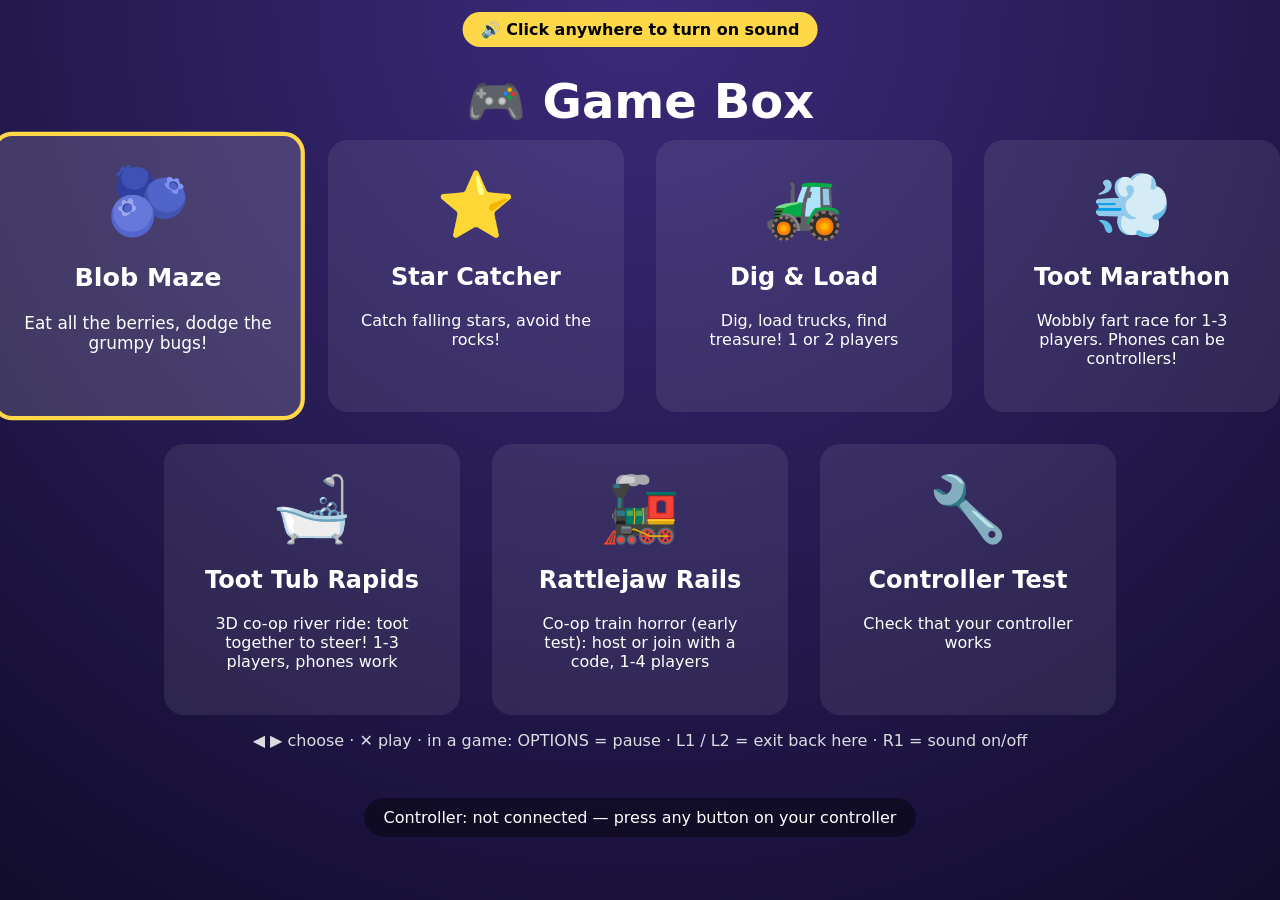
<file: index.html>
<!DOCTYPE html>
<html lang="en"><head><meta charset="utf-8"><meta name="viewport" content="width=device-width,initial-scale=1">
<title>Game Box</title>
<style>
 body{margin:0;min-height:100vh;display:flex;flex-direction:column;align-items:center;justify-content:center;
   background:radial-gradient(circle at top,#3b2a7a,#120c2c);color:#fff;font-family:system-ui,sans-serif}
 h1{font-size:3rem;margin:.2em}
 .games{display:flex;gap:2rem;flex-wrap:wrap;justify-content:center}
 a.card{display:block;width:240px;padding:1.5rem;border-radius:20px;background:#ffffff14;color:#fff;
   text-decoration:none;text-align:center;border:4px solid transparent;transition:.15s}
 a.card.sel,a.card:hover{border-color:#ffd84a;transform:scale(1.06);background:#ffffff26}
 .emoji{font-size:4rem}
 #pad{margin-top:2rem;padding:.6rem 1.2rem;border-radius:99px;background:#0006}
</style></head><body>
<h1>🎮 Game Box</h1>
<div class="games">
  <a class="card" href="maze.html"><div class="emoji">🫐</div><h2>Blob Maze</h2><p>Eat all the berries, dodge the grumpy bugs!</p></a>
  <a class="card" href="stars.html"><div class="emoji">⭐</div><h2>Star Catcher</h2><p>Catch falling stars, avoid the rocks!</p></a>
  <a class="card" href="dig.html"><div class="emoji">🚜</div><h2>Dig &amp; Load</h2><p>Dig, load trucks, find treasure! 1 or 2 players</p></a>
  <a class="card" href="race.html"><div class="emoji">💨</div><h2>Toot Marathon</h2><p>Wobbly fart race for 1-3 players. Phones can be controllers!</p></a>
  <a class="card" href="tub.html"><div class="emoji">🛁</div><h2>Toot Tub Rapids</h2><p>3D co-op river ride: toot together to steer! 1-3 players, phones work</p></a>
  <a class="card" href="rails.html"><div class="emoji">🚂</div><h2>Rattlejaw Rails</h2><p>Co-op train horror (early test): host or join with a code, 1-4 players</p></a>
  <a class="card" href="test.html"><div class="emoji">🔧</div><h2>Controller Test</h2><p>Check that your controller works</p></a>
</div>
<p style="opacity:.85">◀ ▶ choose · ✕ play · in a game: OPTIONS = pause · L1 / L2 = exit back here · R1 = sound on/off</p>
<div id="pad">Controller: not connected — press any button on your controller</div>
<script src="sound.js"></script>
<script src="input.js"></script>
<script>
 const cards=[...document.querySelectorAll('.card')]; let sel=0, lock=false;
 function loop(){ const s=Input.poll();
   document.getElementById('pad').textContent = s.padName ? '✅ Controller: '+s.padName : 'Controller: not connected — press any button on your controller';
   if((s.left||s.right)&&!lock){ sel=(sel+(s.right?1:-1)+cards.length)%cards.length; lock=true; Sfx.move(); }
   if(!s.left&&!s.right) lock=false;
   cards.forEach((c,i)=>c.classList.toggle('sel',i===sel));
   if(s.aPressed||s.startPressed){ Sfx.select(); const h=cards[sel].href; setTimeout(()=>location.href=h,180); }
   requestAnimationFrame(loop); }
 loop();
</script></body></html>
</file>
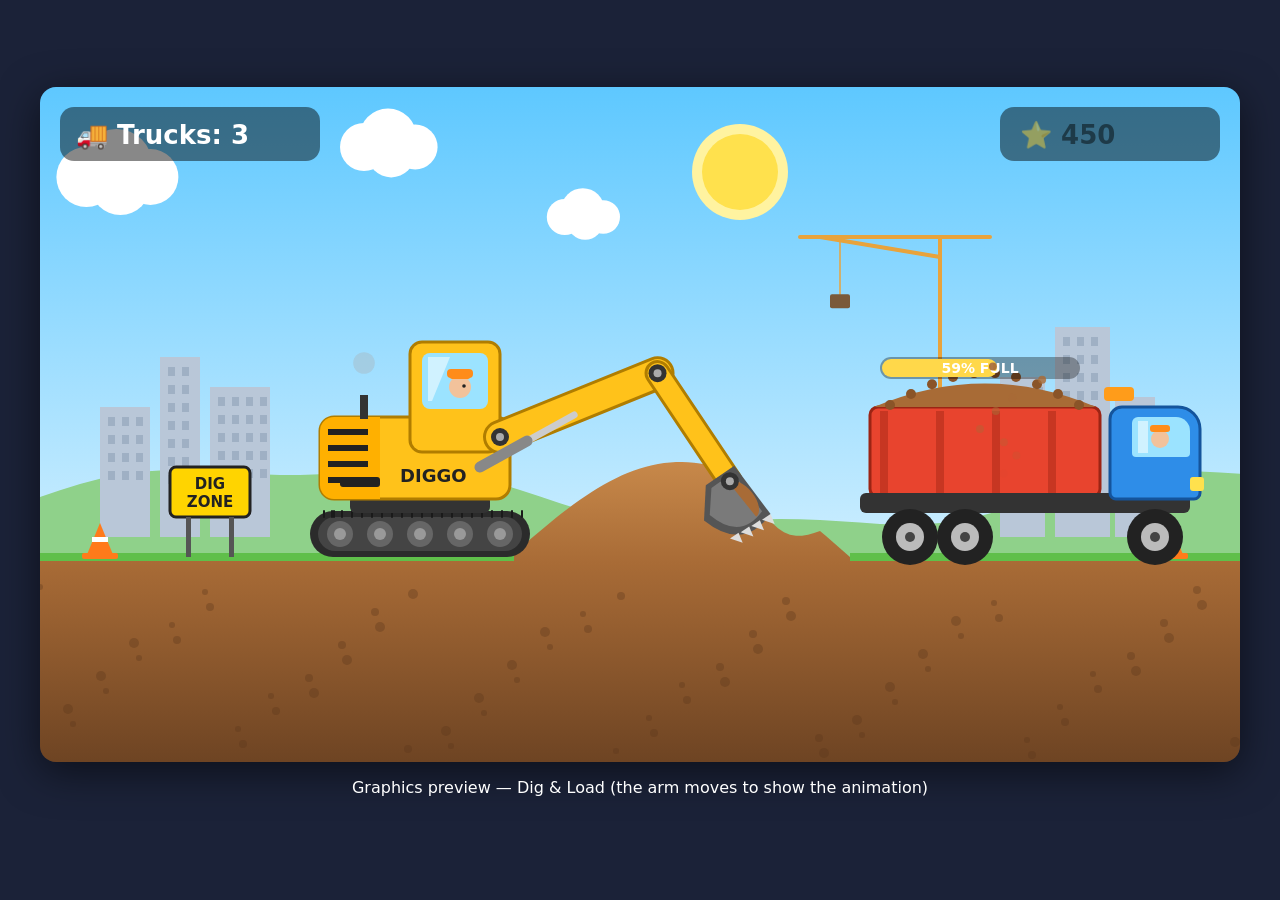
<file: dig-preview.html>
<!DOCTYPE html>
<html lang="en"><head><meta charset="utf-8"><meta name="viewport" content="width=device-width,initial-scale=1">
<title>Dig & Load — graphics preview</title>
<style>body{margin:0;background:#1b2238;display:flex;flex-direction:column;align-items:center;justify-content:center;min-height:100vh;color:#fff;font-family:system-ui}
canvas{border-radius:16px;max-width:96vw;box-shadow:0 10px 40px #0008}</style></head><body>
<canvas id="c" width="1200" height="675"></canvas>
<p>Graphics preview — Dig & Load (the arm moves to show the animation)</p>
<script>
const cv=document.getElementById('c'), g=cv.getContext('2d'), W=cv.width, H=cv.height, GROUND=470;
const rr=(x,y,w,h,r,fill,stroke)=>{g.beginPath();g.roundRect(x,y,w,h,r);if(fill){g.fillStyle=fill;g.fill();}if(stroke){g.strokeStyle=stroke;g.lineWidth=3;g.stroke();}};
const circ=(x,y,r,fill)=>{g.beginPath();g.arc(x,y,r,0,7);g.fillStyle=fill;g.fill();};

// ---- dirt terrain: a column height map we can dig into later ----
const cols=[]; for(let x=0;x<=W;x+=6) cols.push(GROUND + (x>520&&x<860 ? 0 : 0));
const pileX=640; // dirt mound to dig
for(let i=0;i<cols.length;i++){ const x=i*6, d=Math.abs(x-pileX); if(d<170) cols[i]-=Math.cos(d/170*Math.PI/2)*95; }
// a dug hole
for(let i=0;i<cols.length;i++){ const x=i*6, d=Math.abs(x-740); if(d<40) cols[i]+=Math.cos(d/40*Math.PI/2)*30; }

function sky(){
  const s=g.createLinearGradient(0,0,0,GROUND); s.addColorStop(0,'#5ec8ff'); s.addColorStop(1,'#cdeeff'); g.fillStyle=s; g.fillRect(0,0,W,GROUND+60);
  circ(700,85,48,'#fff3a0'); circ(700,85,38,'#ffe14d');
  const cloud=(x,y,s)=>{ g.fillStyle='#fff'; [[0,0,30],[30,-12,36],[64,0,28],[34,8,30]].forEach(([a,b,r])=>{g.beginPath();g.arc(x+a*s,y+b*s,r*s,0,7);g.fill();}); };
  cloud(140+(t*8)%1400-100,90,1); cloud(520+(t*5)%1400-200,60,.8); cloud(820+(t*6)%1400-300,130,.6);
  // far hills & city
  g.fillStyle='#8fd18a'; g.beginPath(); g.moveTo(0,GROUND); for(let x=0;x<=W;x+=20) g.lineTo(x,GROUND-60-Math.sin(x/160)*30-Math.sin(x/53)*8); g.lineTo(W,GROUND); g.fill();
  g.fillStyle='#b9c7d8'; [[60,90,50],[120,140,40],[170,110,60],[960,120,45],[1015,170,55],[1075,100,40]].forEach(([x,h,w])=>g.fillRect(x,GROUND-60-h,w,h+40));
  g.fillStyle='#9fb0c4'; [[60,90,50],[120,140,40],[170,110,60],[960,120,45],[1015,170,55],[1075,100,40]].forEach(([x,h,w])=>{for(let yy=GROUND-50-h;yy<GROUND-70;yy+=18)for(let xx=x+8;xx<x+w-8;xx+=14)g.fillRect(xx,yy,7,9);});
  // crane in background
  g.strokeStyle='#e8a33c'; g.lineWidth=4; g.beginPath(); g.moveTo(900,GROUND-60); g.lineTo(900,150); g.lineTo(760,150); g.moveTo(900,150); g.lineTo(950,150); g.moveTo(900,170); g.lineTo(780,150); g.stroke();
  g.lineWidth=1.5; g.beginPath(); g.moveTo(800,150); g.lineTo(800,200+Math.sin(t)*10); g.stroke(); rr(790,200+Math.sin(t)*10,20,14,2,'#7a5a3a');
}
function ground(){
  // dirt with layers
  g.beginPath(); g.moveTo(0,H); for(let i=0;i<cols.length;i++) g.lineTo(i*6,cols[i]); g.lineTo(W,H); g.closePath();
  const d=g.createLinearGradient(0,GROUND-100,0,H); d.addColorStop(0,'#c98a4b'); d.addColorStop(.35,'#a86b36'); d.addColorStop(1,'#6e4423'); g.fillStyle=d; g.fill();
  // grass strip on flat parts
  g.fillStyle='#5fbf4a'; for(let i=0;i<cols.length;i++){ if(cols[i]>=GROUND-1&&cols[i]<=GROUND+1) g.fillRect(i*6,GROUND-4,6,8); }
  // pebbles
  g.fillStyle='#00000022'; for(let i=0;i<70;i++){ const x=(i*137)%W, y=GROUND+30+((i*53)%170); circ(x,y,3+(i%3),'#5a361a55'); }
  // cones & sign
  [[60],[1130]].forEach(([x])=>{ g.fillStyle='#ff7a1a'; g.beginPath(); g.moveTo(x,GROUND-34); g.lineTo(x+14,GROUND); g.lineTo(x-14,GROUND); g.fill(); g.fillStyle='#fff'; g.fillRect(x-8,GROUND-20,16,5); rr(x-18,GROUND-4,36,6,2,'#ff7a1a'); });
  rr(130,GROUND-90,80,50,6,'#ffd400','#222'); g.fillStyle='#222'; g.font='bold 15px system-ui'; g.textAlign='center'; g.fillText('DIG',170,GROUND-68); g.fillText('ZONE',170,GROUND-50);
  g.fillStyle='#555'; g.fillRect(146,GROUND-40,5,40); g.fillRect(189,GROUND-40,5,40);
}

// ---- excavator (generic yellow digger) ----
function excavator(x, boomA, stickA, bucketA){
  const y=GROUND;
  // tracks
  rr(x-110,y-46,220,46,23,'#2b2b2b'); rr(x-102,y-40,204,34,17,'#444');
  for(let i=0;i<5;i++) circ(x-80+i*40,y-23,13,'#666'), circ(x-80+i*40,y-23,6,'#999');
  g.strokeStyle='#1a1a1a'; g.lineWidth=2; for(let i=0;i<22;i++){ const xx=x-104+((i*10+t*20)%208); g.beginPath(); g.moveTo(xx,y-46); g.lineTo(xx,y-40); g.stroke(); }
  // turntable & body
  rr(x-70,y-62,140,18,6,'#333');
  rr(x-100,y-140,190,82,14,'#ffc21a','#b07d00');
  rr(x-100,y-140,60,82,[14,0,0,14],'#ffb000');                // counterweight
  g.fillStyle='#222'; for(let i=0;i<4;i++) g.fillRect(x-92,y-128+i*16,40,6); // grill
  // cab
  rr(x-10,y-215,90,110,12,'#ffc21a','#b07d00');
  rr(x+2,y-204,66,56,8,'#9be3ff'); g.fillStyle='#ffffff88'; g.beginPath(); g.moveTo(x+8,y-200); g.lineTo(x+30,y-200); g.lineTo(x+12,y-156); g.lineTo(x+8,y-156); g.fill();
  // driver (simple, friendly)
  circ(x+40,y-170,11,'#f2c29b'); rr(x+27,y-188,26,9,4,'#ff8c1a'); rr(x+30,y-182,20,4,2,'#ff8c1a');
  circ(x+44,y-171,1.8,'#222');
  g.fillStyle='#333'; g.fillRect(x-60,y-162,8,24); // exhaust
  g.fillStyle='#ffffff55'; circ(x-56,y-170-(t*30%30),6+(t*30%30)/5,'#aaaaaa55');
  rr(x-80,y-80,40,10,3,'#222'); g.fillStyle='#ffc21a';
  g.fillStyle='#222'; g.font='bold 18px system-ui'; g.textAlign='left'; g.fillText('DIGGO',x-20,y-75);
  // arm: boom from pivot, stick, bucket
  const px=x+80, py=y-120;
  const bx=px+Math.cos(boomA)*170, by=py+Math.sin(boomA)*170;
  const sx=bx+Math.cos(stickA)*130, sy=by+Math.sin(stickA)*130;
  const seg=(x1,y1,x2,y2,w,col)=>{ g.strokeStyle='#b07d00'; g.lineWidth=w+6; g.lineCap='round'; g.beginPath(); g.moveTo(x1,y1); g.lineTo(x2,y2); g.stroke(); g.strokeStyle=col; g.lineWidth=w; g.stroke(); };
  seg(px,py,bx,by,28,'#ffc21a'); seg(bx,by,sx,sy,20,'#ffc21a');
  // hydraulic pistons
  g.strokeStyle='#ccc'; g.lineWidth=7; g.beginPath(); g.moveTo(x+60,y-90); g.lineTo(px+Math.cos(boomA)*80,py+Math.sin(boomA)*80+8); g.stroke();
  g.strokeStyle='#888'; g.lineWidth=11; g.beginPath(); g.moveTo(x+60,y-90); g.lineTo(x+60+(px+Math.cos(boomA)*80-x-60)*.5,y-90+(py+Math.sin(boomA)*80+8-y+90)*.5); g.stroke();
  // bucket
  g.save(); g.translate(sx,sy); g.rotate(bucketA);
  g.fillStyle='#555'; g.beginPath(); g.moveTo(-8,-14); g.lineTo(52,-6); g.quadraticCurveTo(60,40,10,46); g.lineTo(-14,20); g.closePath(); g.fill();
  g.fillStyle='#7a7a7a'; g.beginPath(); g.moveTo(-4,-8); g.lineTo(44,-2); g.quadraticCurveTo(50,34,10,38); g.lineTo(-8,18); g.closePath(); g.fill();
  // dirt in bucket
  g.fillStyle='#a86b36'; g.beginPath(); g.ellipse(22,4,22,12,0.1,Math.PI,0); g.fill();
  g.fillStyle='#ddd'; for(let i=0;i<4;i++){ g.beginPath(); g.moveTo(52-i*3,-6+i*12); g.lineTo(62-i*3,-2+i*12); g.lineTo(50-i*3,4+i*12); g.fill(); }
  g.restore();
  [[px,py],[bx,by],[sx,sy]].forEach(([a,b])=>{circ(a,b,9,'#333');circ(a,b,4,'#aaa');});
}

// ---- dump truck ----
function truck(x, fill){
  const y=GROUND;
  // dump bed
  rr(x-170,y-150,230,90,8,'#e8442e','#9c2414');
  g.fillStyle='#c73622'; for(let i=0;i<4;i++) g.fillRect(x-160+i*56,y-146,8,82);
  // dirt load
  if(fill>0){ g.fillStyle='#a86b36'; g.beginPath(); g.moveTo(x-166,y-150); g.quadraticCurveTo(x-55,y-150-fill*80,x+56,y-150); g.fill();
    g.fillStyle='#8a5428'; for(let i=0;i<10;i++) circ(x-150+i*21,y-152-Math.sin(i/9*Math.PI)*fill*55,5,'#8a5428'); }
  // chassis & cab
  rr(x-180,y-64,330,20,6,'#333');
  rr(x+70,y-150,90,92,[12,22,6,6],'#2e8de8','#14549c');
  rr(x+92,y-140,58,40,[6,14,4,4],'#9be3ff'); g.fillStyle='#ffffff88'; g.fillRect(x+98,y-136,10,32);
  rr(x+150,y-80,14,14,3,'#ffe14d'); rr(x+64,y-170,30,14,4,'#ff9c1a');
  circ(x+120,y-118,9,'#f2c29b'); rr(x+110,y-132,20,7,3,'#ff8c1a');
  // wheels
  [-130,-75,115].forEach(dx=>{ circ(x+dx,y-20,28,'#222'); circ(x+dx,y-20,14,'#bbb'); circ(x+dx,y-20,5,'#444'); });
  // load meter
  rr(x-160,y-200,200,22,11,'#0005'); rr(x-158,y-198,196*fill,18,9,fill>=1?'#4be38a':'#ffd84a');
  g.fillStyle='#fff'; g.font='bold 14px system-ui'; g.textAlign='center'; g.fillText(Math.round(fill*100)+'% FULL',x-60,y-184);
}
function hud(){
  rr(20,20,260,54,14,'#0007'); g.fillStyle='#fff'; g.font='bold 26px system-ui'; g.textAlign='left'; g.fillText('🚚 Trucks: 3',36,57);
  rr(W-240,20,220,54,14,'#0007'); g.fillText('⭐ 450',W-220,57);
  // falling dirt particles near bucket
}
let t=0;
function frame(){
  t+=1/60;
  sky(); ground();
  const s=Math.sin(t*.9);
  truck(1000, .55+Math.sin(t*.5)*.1);
  excavator(380, -0.55+s*0.25, 0.75+s*0.35, 0.4+s*0.6);
  // dirt particles from the bucket
  for(let i=0;i<8;i++){ const ph=(t*2+i*.37)%1; circ(1000-60+i*7+Math.sin(i)*20, 270+ph*120, 4, `rgba(168,107,54,${1-ph})`); }
  hud();
  requestAnimationFrame(frame);
}
frame();
</script></body></html>
</file>
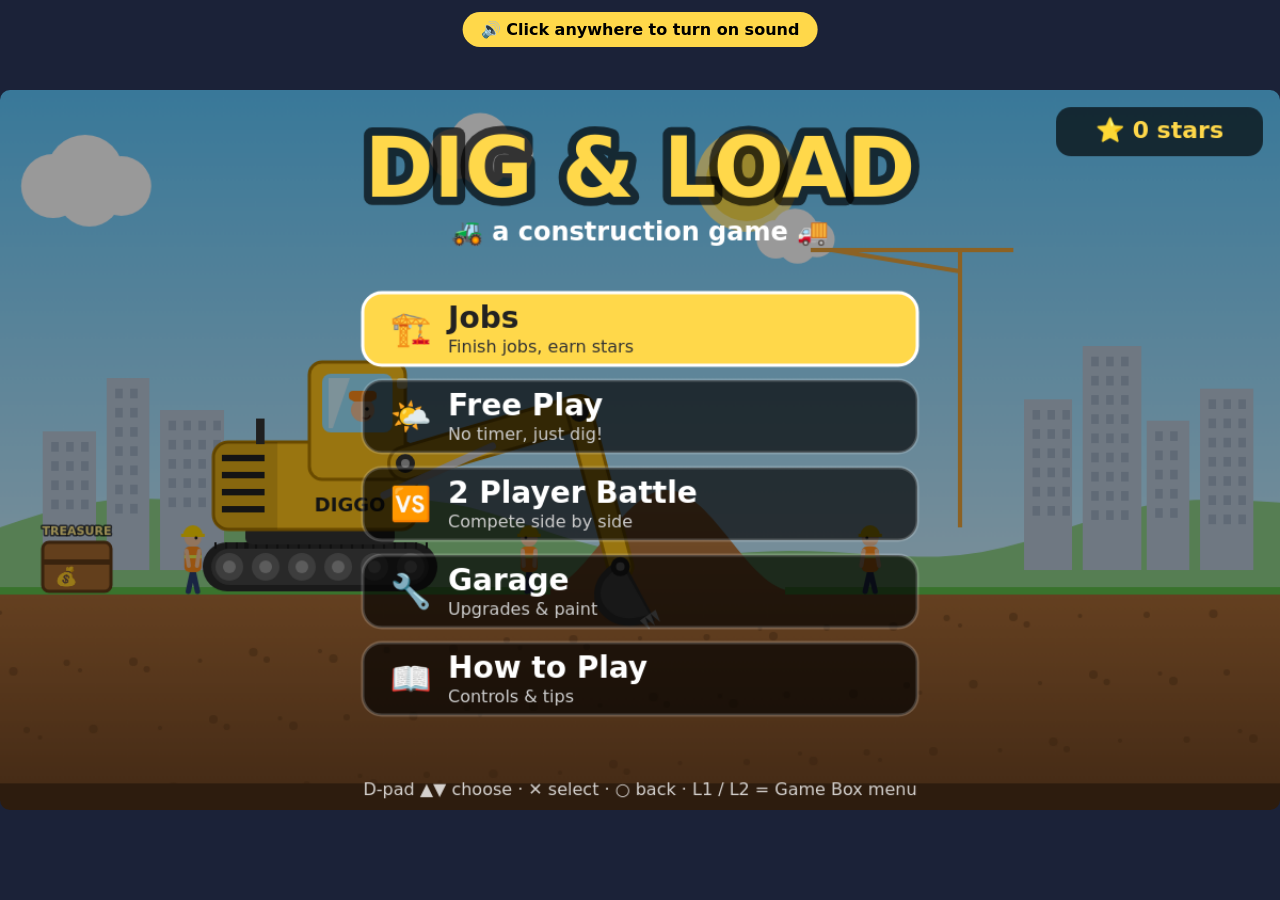
<file: dig.html>
<!DOCTYPE html>
<html lang="en"><head><meta charset="utf-8"><meta name="viewport" content="width=device-width,initial-scale=1">
<title>Dig & Load</title>
<style>
 html,body{margin:0;height:100%;background:#1b2238;overflow:hidden}
 body{display:flex;align-items:center;justify-content:center}
 canvas{display:block;border-radius:10px}
</style></head><body>
<canvas id="c" width="1200" height="675"></canvas>
<script src="sound.js"></script>
<script src="input.js"></script>
<script>
// =====================================================================
//  DIG & LOAD — a 2D construction game (digger, loader, bulldozer, crane)
// =====================================================================
const cv=document.getElementById('c'), g=cv.getContext('2d');
const W=1200, H=675, GROUND=470, CW=4, NC=W/CW+1, BED=H-25, TRUCK_CAP=1400;
const clamp=(v,a,b)=>v<a?a:v>b?b:v, lerp=(a,b,t)=>a+(b-a)*t;
function fit(){ const ar=cv.width/cv.height; let w=innerWidth, h=w/ar; if(h>innerHeight){ h=innerHeight; w=h*ar; } cv.style.width=w+'px'; cv.style.height=h+'px'; }
addEventListener('resize',fit); fit();
function rng(seed){ return ()=>{ seed|=0; seed=seed+0x6D2B79F5|0; let t=Math.imul(seed^seed>>>15,1|seed); t=t+Math.imul(t^t>>>7,61|t)^t; return ((t^t>>>14)>>>0)/4294967296; }; }
const rr=(x,y,w,h,r,fill,stroke,lw=3)=>{ g.beginPath(); g.roundRect(x,y,w,h,r); if(fill){ g.fillStyle=fill; g.fill(); } if(stroke){ g.strokeStyle=stroke; g.lineWidth=lw; g.stroke(); } };
const circ=(x,y,r,fill)=>{ g.beginPath(); g.arc(x,y,r,0,7); g.fillStyle=fill; g.fill(); };
const emojiCache={};
function emoji(e,x,y,size){ let c=emojiCache[e]; if(!c){ c=document.createElement('canvas'); c.width=c.height=64; const x2=c.getContext('2d'); x2.font='50px serif'; x2.textAlign='center'; x2.textBaseline='middle'; x2.fillText(e,32,36); emojiCache[e]=c; } g.drawImage(c,x-size/2,y-size/2,size,size); }
function text(t,x,y,size,col='#fff',align='center',weight='bold'){ g.font=`${weight} ${size}px system-ui,sans-serif`; g.textAlign=align; g.textBaseline='middle'; g.fillStyle=col; g.fillText(t,x,y); }
function otext(t,x,y,size,col='#fff',align='center'){ g.font=`bold ${size}px system-ui,sans-serif`; g.textAlign=align; g.textBaseline='middle'; g.lineJoin='round'; g.lineWidth=Math.max(3,size/5); g.strokeStyle='#000a'; g.strokeText(t,x,y); g.fillStyle=col; g.fillText(t,x,y); }
function rumble(gp,ms,s){ try{ gp?.vibrationActuator?.playEffect?.('dual-rumble',{duration:ms,strongMagnitude:s,weakMagnitude:s}).catch(()=>{}); }catch(e){} }

// ---------------- save data ----------------
const SAVE_KEY='digload-save';
const save=Object.assign({best:[],spent:0,bucket:0,engine:0,paints:['yellow'],paint:'yellow',seenGuide:{}}, JSON.parse(localStorage.getItem(SAVE_KEY)||'{}'));
const persist=()=>localStorage.setItem(SAVE_KEY,JSON.stringify(save));
const starsEarned=()=>save.best.reduce((a,b)=>a+(b||0),0);
const starsAvail=()=>starsEarned()-save.spent;
const PAINTS={yellow:['#ffc21a','#b07d00'],orange:['#ff8a1a','#b0520a'],green:['#5ccf4a','#2f8a22'],pink:['#ff6fb5','#b03a78'],blue:['#3fa0ff','#1d5fb0']};
const MACHINES={digger:{name:'Digger',label:'DIGGO',need:0},loader:{name:'Loader',label:'LOADY',need:3},dozer:{name:'Bulldozer',label:'PUSHY',need:5},crane:{name:'Crane',label:'LIFTY',need:8}};
const unlocked=k=>starsEarned()>=MACHINES[k].need;
const SOILS={sand:{c:['#ecc988','#d4a865','#a07a45'],rate:1.4,name:'Sand'},dirt:{c:['#c98a4b','#a86b36','#6e4423'],rate:1,name:'Dirt'},clay:{c:['#c47a55','#9b5236','#5e2c1d'],rate:.7,name:'Clay'}};
const TREASURE_NAMES={'🦴':'a dinosaur bone','🪙':'gold coins','🧸':'a teddy bear','🦖':'a dino skull','💎':'a diamond','👑':'a crown','🏺':'an old vase','⚽':'a lost ball',chest:'the TREASURE CHEST'};

const JOBS=[
 {name:'First Day',     machine:'digger', soil:'sand', goal:{type:'trucks',n:3}, par:150, treasures:3, desc:'Fill 3 trucks with sand.'},
 {name:'Duck Pond',     machine:'digger', soil:'dirt', goal:{type:'pond',x:650,w:120,d:75}, hills:[], par:130, treasures:2, desc:'Dig a pond inside the dotted line.'},
 {name:'Treasure Hunt', machine:'digger', soil:'dirt', goal:{type:'chest'}, chest:{x:640,y:GROUND+115}, par:110, treasures:4, desc:'Dig down at the X and find the treasure chest!'},
 {name:'Loader Time',   machine:'loader', soil:'clay', goal:{type:'trucks',n:4}, hills:[[300,150,90]], par:220, treasures:2, desc:'Use the loader to fill 4 trucks.'},
 {name:'Flatten It',    machine:'dozer',  soil:'dirt', goal:{type:'flat',x1:260,x2:840}, hills:[[430,95,55],[690,110,70]], par:140, treasures:2, desc:'Push the bumps into the pit until the ground is flat.'},
 {name:'Rocks & Pipes', machine:'digger', soil:'clay', goal:{type:'trucks',n:4}, boulders:3, pipe:true, par:240, treasures:3, desc:'Fill 4 trucks. Boulders need 2 hits. Don\'t hit the water pipe!'},
 {name:'Crane Stack',   machine:'crane',  goal:{type:'stack',n:4}, par:100, desc:'Stack 4 blocks inside the flags.'},
 {name:'Night Rain',    machine:'digger', soil:'dirt', goal:{type:'trucks',n:5}, weather:'night', rain:true, boulders:2, pipe:true, par:300, treasures:4, desc:'Fill 5 trucks at night, in the rain. It\'s slippery!'},
];

const GUIDES={
 digger:{title:'🚜 Driving the Digger',lines:[['L-stick ◀ ▶  or  D-pad ◀ ▶','Drive'],['R-stick ▲ ▼  or  D-pad ▲ ▼','Boom up / down'],['L-stick ▲ ▼','Arm out / in'],['✕','Scoop (curl the bucket)'],['□','Dump (open the bucket)'],['R2','Honk the horn! 📯']],
   tips:['Push the bucket into the dirt, then curl it with ✕ to scoop.','Keep the bucket level or the dirt will spill out!','Swing too fast and dirt falls out. Deep holes can tip you over!'],
   keys:'Keyboard: ← → drive · ↑ ↓ boom · W / S arm · Space scoop · X dump · H honk'},
 loader:{title:'🚧 Driving the Loader',lines:[['L-stick ◀ ▶  or  D-pad ◀ ▶','Drive'],['R-stick ▲ ▼  or  D-pad ▲ ▼','Lift arm up / down'],['✕','Tilt bucket back (scoop)'],['□','Tip bucket forward (dump)'],['R2','Honk the horn! 📯']],
   tips:['Drive LEFT into the dirt pile with the bucket low to scoop.','Tilt it back with ✕, lift it high, drive RIGHT to the truck, dump with □.','The loader turns around when you change direction!'],
   keys:'Keyboard: ← → drive · ↑ ↓ arm · Space scoop · X dump · H honk'},
 dozer:{title:'🚛 Driving the Bulldozer',lines:[['L-stick ◀ ▶  or  D-pad ◀ ▶','Drive'],['R-stick ▲ ▼  or  D-pad ▲ ▼','Blade up / down'],['✕  /  □','Blade down / up'],['R2','Honk the horn! 📯']],
   tips:['Lower the blade to the ground and drive forward: dirt piles up in front.','Push the pile to the edge of the pit and it drops in.','Stop at the edge! Driving into the pit tips you over.'],
   keys:'Keyboard: ← → drive · ↑ ↓ blade · H honk'},
 crane:{title:'🏗️ Using the Crane',lines:[['L-stick ◀ ▶  or  D-pad ◀ ▶','Move the hook left / right'],['R-stick ▲ ▼  or  D-pad ▲ ▼','Rope down / up'],['✕','Grab / drop a block'],['R2','Honk! 📯']],
   tips:['Move the hook over a block, lower it, and press ✕ to grab.','Wait for the swinging to stop before you drop it!','Stack blocks inside the green flags.'],
   keys:'Keyboard: ← → move · ↑ ↓ rope · Space grab / drop · H honk'},
};
const GENERAL_GUIDE={title:'⭐ How the game works',lines:[['🚚 Trucks','Fill them up before their timer runs out'],['🦴 Treasure','Dig it up for +100 points'],['🪨 Boulders','Hit them twice, then carry them'],['💧 Pipes','Hitting one = -100 and slippery mud'],['🌧️ Weather','△ changes it in Free Play'],['🔧 Garage','Spend stars on upgrades and paint']],
   tips:['Finish jobs to earn up to 3 ⭐ each.','Stars unlock the Loader (3⭐), Bulldozer (5⭐) and Crane (8⭐).','OPTIONS = pause · L1 / L2 = back to the Game Box menu'],keys:''};
const BATTLE_GUIDE={title:'🆚 2 Player Battle',lines:[['⏱️ 2 minutes','Who can score the most?'],['🚚 Full truck','+300'],['🦴 Treasure','+100'],['💧 Hit a pipe','-100'],['🙈 Tip over','-50']],
   tips:['Player 1 is on the LEFT, Player 2 is on the RIGHT.','Two controllers: one each. One controller: Player 2 uses the keyboard.','Keyboard P2: ← → drive · ↑ ↓ boom · W / S arm · Space scoop · X dump'],keys:''};

// ---------------- per-player input ----------------
const keys={};
addEventListener('keydown',e=>{ keys[e.code]=true; if(['Space','ArrowUp','ArrowDown','ArrowLeft','ArrowRight'].includes(e.code)) e.preventDefault(); });
addEventListener('keyup',e=>keys[e.code]=false);
const KB={
 full:{l:'ArrowLeft',r:'ArrowRight',u:'ArrowUp',d:'ArrowDown',so:'KeyW',si:'KeyS',curl:'Space',dump:'KeyX',honk:'KeyH',alt:'KeyT'},
 a:{l:'KeyA',r:'KeyD',u:'KeyW',d:'KeyS',so:'KeyQ',si:'KeyE',curl:'KeyF',dump:'KeyG',honk:'KeyR',alt:'KeyT'},
 b:{l:'ArrowLeft',r:'ArrowRight',u:'ArrowUp',d:'ArrowDown',so:'KeyI',si:'KeyK',curl:'Period',dump:'Comma',honk:'KeyM',alt:'KeyN'},
};
let lastPad=0; const prevC={};
const connectedPads=()=>[...(navigator.getGamepads?navigator.getGamepads():[])].filter(p=>p&&p.connected);
function assign(slot,twoP){
  const pads=connectedPads();
  if(!twoP){ for(const p of pads) if(p.buttons.some(b=>b.pressed)) lastPad=p.index; return {gp:pads.find(p=>p.index===lastPad)||pads[0]||null,kb:KB.full}; }
  if(pads.length>=2) return slot===0?{gp:pads[0],kb:KB.a}:{gp:pads[1],kb:KB.b};
  if(pads.length===1) return slot===0?{gp:pads[0],kb:null}:{gp:null,kb:KB.full};
  return slot===0?{gp:null,kb:KB.a}:{gp:null,kb:KB.b};
}
function readControls(slot,twoP){
  const {gp,kb}=assign(slot,twoP), n=gp?Input.named(gp):{}, k=c=>!!(kb&&keys[kb[c]]), dz=v=>Math.abs(v||0)<.22?0:v;
  const c={gp,
    drive:clamp(dz(n.lx)+((n.dright||k('r'))?1:0)-((n.dleft||k('l'))?1:0),-1,1),
    boom:clamp(dz(n.ry)+((n.ddown||k('d'))?1:0)-((n.dup||k('u'))?1:0),-1,1),
    stick:clamp(dz(n.ly)+(k('si')?1:0)-(k('so')?1:0),-1,1),
    curl:!!(n.cross||k('curl')), dump:!!(n.square||k('dump')), honk:!!(n.r2||k('honk')), alt:!!(n.triangle||k('alt'))};
  const p=prevC[slot]||{}; c.curlP=c.curl&&!p.curl; c.honkP=c.honk&&!p.honk; c.altP=c.alt&&!p.alt; prevC[slot]=c; return c;
}
// menu buttons (any controller + keyboard)
const mPrev={}; const mb={};
function menuButtons(s){
  const n=s.btn||{};
  const cur={cross:!!(n.cross||keys.Space||keys.Enter||keys.KeyZ),circle:!!(n.circle||keys.KeyQ),triangle:!!(n.triangle||keys.KeyR)};
  for(const k in cur){ mb[k]=cur[k]&&!mPrev[k]; mPrev[k]=cur[k]; }
}

// ---------------- arm definitions ----------------
const ARMS={
  digger:{px:80,py:-120,L1:170,L2:150,bMin:-1.25,bMax:.55,sMin:.15,sMax:2.5,kMin:-2.6,kMax:1.6,scale:1},
  loader:{px:30,py:-100,L1:150,L2:0,bMin:-.95,bMax:.88,sMin:0,sMax:0,kMin:-1.9,kMax:1.9,scale:1.25},
};
const PEBBLES=[...Array(90)].map((_,i)=>({x:(i*137.5)%W,y:GROUND+20+((i*53)%180),r:2+(i%3)}));

// =====================================================================
//  SITE: one player's construction site (terrain, machine, truck, ...)
// =====================================================================
class Site{
  constructor(o){
    Object.assign(this,o);              // machine, job, seed, slot, mode('job'|'free'|'battle'|'demo'), paint
    const R=this.R=rng(o.seed||1);
    const J=this.J=o.job!=null?JOBS[o.job]:null;
    this.soil=SOILS[(J&&J.soil)||'dirt'];
    this.cols=new Float32Array(NC).fill(GROUND);
    this.parts=[]; this.msgs=[]; this.shake=0; this.time=0; this.score=0; this.trucksDone=0; this.found=0;
    this.weather=(J&&J.weather)||'day'; this.rain=!!(J&&J.rain); this.wIdx=0;
    this.boulders=[]; this.treasures=[]; this.blocks=[]; this.pipe=null; this.done=false; this.doneT=0; this.truck=null; this.truckWait=null;
    this.rainDrops=[...Array(140)].map(()=>({x:R()*W,y:R()*H,s:9+R()*5}));
    if(this.machine==='crane') this.setupCrane();
    else{
      const hills=(J&&J.hills!==undefined)?J.hills:this.machine==='loader'?[[300,150,90]]:[[625,120,95]];
      for(const [hx,hw,hh] of hills) this.hill(hx,hw,hh);
      if(this.machine==='dozer') this.pit(940,1210,110);
      const nb=J?(J.boulders||0):(this.mode==='free'||this.mode==='battle'?2:0);
      for(let i=0;i<nb;i++){ const x=470+R()*240; this.boulders.push({x,y:this.surf(x)+28+R()*50,r:24,hp:2,vy:0,cd:0}); }
      this.addTreasures(J?(J.treasures||0):4);
      if(J&&J.chest) this.treasures.push({x:J.chest.x,y:J.chest.y,e:'chest',state:'buried',chest:true});
      if(J&&J.pipe) this.pipe={y:GROUND+62,x1:330,x2:880,burst:0};
      if(this.machine!=='dozer') this.truck=this.newTruck();
    }
    this.workers=[0,1,2].map(i=>({x:140+i*340+R()*60,dir:R()<.5?-1:1,state:'walk',t:0,ph:R()*6}));
    this.m=this.newMachine();
    this.shade=document.createElement('canvas'); this.shade.width=W; this.shade.height=H;
  }
  get mud(){ return this.rain||(this.pipe&&this.pipe.burst>0); }
  surf(x){ return this.cols[clamp(Math.round(x/CW),0,NC-1)]; }
  hill(cx,w,h){ for(let i=0;i<NC;i++){ const d=Math.abs(i*CW-cx); if(d<w) this.cols[i]-=(Math.cos(d/w*Math.PI)+1)/2*h; } }
  pit(x1,x2,d){ for(let i=0;i<NC;i++){ const x=i*CW; if(x>x1&&x<x2) this.cols[i]=GROUND+d*clamp((x-x1)/40,0,1); } }
  addTreasures(n){ const kinds=Object.keys(TREASURE_NAMES).filter(k=>k!=='chest'); for(let i=0;i<n;i++){ const x=400+this.R()*380; this.treasures.push({x,y:Math.max(GROUND,this.surf(x))+32+this.R()*90,e:kinds[Math.floor(this.R()*kinds.length)],state:'buried'}); } }
  setupCrane(){
    this.cols.fill(GROUND); this.blocks=[]; this.zone=[790,960];
    const colors=['#ff5b6e','#3fa0ff','#4be38a','#ffb000','#c77dff','#ff8a1a'];
    for(let i=0;i<6;i++){ const col=i%3,row=Math.floor(i/3),w=84,h=46; this.blocks.push({x:260+col*110,y:GROUND-h/2-row*h,w,h,vx:0,vy:0,c:colors[i],held:false}); }
    if(this.m){ this.m.held=null; }
  }
  newTruck(){ return {x:1500,tx:860,state:'arrive',fill:0,timer:0,max:this.mode==='job'?75*60:0,fullT:0,bounce:0}; }
  newMachine(){
    const k=this.machine;
    const m={kind:k,face:k==='loader'?-1:1,flipT:0,x:k==='dozer'?220:(k==='loader'?620:300),y:GROUND,vx:0,angle:0,tip:0,load:0,rock:null,bA:-.5,sRel:1.4,bRel:-1.0,blade:0,throttle:0,carried:0,
             tx:500,tv:0,ptv:0,L:150,a:0,av:0,held:null,paint:this.paint||save.paint,def:ARMS[k]};
    if(k==='loader'){ m.bA=.2; m.bRel=-.2; }
    return m;
  }
  cap(){ return 380*(1+.25*save.bucket)*(this.machine==='loader'?1.4:1); }
  limits(){ return {digger:[130,410],loader:[130,590],dozer:[140,1010]}[this.machine]; }
  msg(t,col='#fff'){ this.msgs.push({t,col,age:0}); if(this.msgs.length>3) this.msgs.shift(); }
  addScore(n){ this.score=Math.max(0,this.score+n); }
  arm(m){
    const A=m.def, P={x:A.px,y:A.py}, B={x:P.x+Math.cos(m.bA)*A.L1,y:P.y+Math.sin(m.bA)*A.L1};
    const sA=m.bA+m.sRel, S=A.L2?{x:B.x+Math.cos(sA)*A.L2,y:B.y+Math.sin(sA)*A.L2}:B;
    const kA=(A.L2?sA:m.bA)+m.bRel, sc=A.scale, c=Math.cos(kA), s=Math.sin(kA);
    return {P,B,S,sA,kA,T:{x:S.x+(c*60-s*2)*sc,y:S.y+(s*60+c*2)*sc},C:{x:S.x+(c*28-s*14)*sc,y:S.y+(s*28+c*14)*sc}};
  }
  toWorld(m,p){ const c=Math.cos(m.angle),s=Math.sin(m.angle),px=p.x*(m.face||1); return {x:m.x+px*c-p.y*s,y:m.y+px*s+p.y*c}; }
  flip(m,inp){ if((inp<-.3&&m.face>0)||(inp>.3&&m.face<0)){ m.face=Math.sign(inp); m.flipT=10; Sfx.tick(); } if(m.flipT>0) m.flipT--; }

  // ---------- update ----------
  update(c){
    this.gp=c.gp; this.time++;
    const m=this.m;
    if(m.kind==='crane') this.updateCrane(c); else if(m.kind==='dozer') this.updateDozer(c); else this.updateArm(c);
    if(c.honkP){ Sfx.honk(); this.honkBack=30; for(const w of this.workers) if(w.state==='walk'){ w.state='wave'; w.t=60; } }
    if(this.honkBack>0 && --this.honkBack===0 && this.truck && this.truck.state==='wait') Sfx.truckHorn();
    if(c.altP && this.mode==='free'){ if(m.kind==='crane'){ this.setupCrane(); this.msg('New blocks!'); } else this.cycleWeather(); }
    if(m.kind!=='crane'){
      this.updateTruck();
      if(!this.truck && this.truckWait!=null && m.kind!=='dozer' && --this.truckWait<=0 && !this.done){ this.truck=this.newTruck(); this.truckWait=null; }
      this.relax(); this.updateBoulders(); this.updateTreasures(); this.updatePipe();
      if(this.mode!=='job' && !this.treasures.some(t=>t.state==='buried'||t.state==='exposed')) this.addTreasures(3);
    }
    this.updateParts(); this.updateWorkers();
    if(this.rain) for(const d of this.rainDrops){ d.y+=d.s; d.x-=2; if(d.y>H){ d.y=-10; d.x=Math.random()*W+40; } }
    // exhaust smoke
    if(m.kind!=='crane' && !m.tip && this.time%(m.throttle>.1?5:14)===0){ const e=this.toWorld(m,{x:-56,y:-168}); this.parts.push({kind:'smoke',x:e.x,y:e.y,vx:-.3,vy:-.8,life:50,r:5}); }
    this.shake*=.85;
    for(const ms of this.msgs) ms.age++; this.msgs=this.msgs.filter(ms=>ms.age<150);
    if(this.mode==='job' && !this.done) this.checkGoal();
    if(this.done) this.doneT++;
  }
  cycleWeather(){ const L=[['day',false,'☀️ Sunny day'],['sunset',false,'🌅 Sunset'],['night',false,'🌙 Night time'],['day',true,'🌧️ Rainy day'],['night',true,'⛈️ Stormy night']]; this.wIdx=(this.wIdx+1)%L.length; [this.weather,this.rain]=L[this.wIdx]; this.msg(L[this.wIdx][2]); }
  drive(inp,sp){
    const m=this.m;
    if(m.tip){ m.tip++; m.angle=lerp(m.angle,m.tipDir*1.3,.08); m.y+=.6; if(m.tip===8){ Sfx.crash(); this.shake=14; rumble(this.gp,500,1); }
      if(m.tip>100){ this.msg('Oops! Tipped over! 🙈 -50','#ffb3b3'); this.addScore(-50); const k=m.kind; Object.assign(m,this.newMachine(),{kind:k}); } return; }
    m.vx+=inp*.32*sp; m.vx*=this.mud?.955:.86; if(this.mud) m.vx+=Math.sin(m.angle)*.12;
    m.vx=clamp(m.vx,-3.4*sp,3.4*sp);
    const [lo,hi]=this.limits();
    m.throttle=Math.abs(inp);
    let nx=clamp(m.x+m.vx,lo,hi), [ang,cy]=this.pose(nx);
    // too steep to climb? stop (wheels spin) instead of tipping
    if((m.vx>0&&ang<-.45)||(m.vx<0&&ang>.45)){ nx=m.x; m.vx=0; [ang,cy]=this.pose(nx); m.blocked=true; if(this.time%8===0) this.dust(m.x+(inp>0?90:-90),m.y); } else m.blocked=false;
    m.x=nx; if(m.x===lo||m.x===hi) m.vx=0;
    if(Math.abs(ang)>.6){ m.tip=1; m.tipDir=Math.sign(ang); m.load=0; m.rock=null; return; }
    m.angle=lerp(m.angle,ang,.25); m.y=lerp(m.y,cy,.35);
  }
  pose(x){ const half=85, hL=this.surf(x-half), hR=this.surf(x+half), hM=this.surf(x);
    if(hM>=(hL+hR)/2-1) return [Math.atan2(hR-hL,2*half),(hL+hR)/2];
    const sL=(hM-hL)/half, sR=(hR-hM)/half; return [Math.atan(hM+sL*half<=hR?sL:sR),hM]; }
  updateArm(c){
    const m=this.m, A=m.def, sp=1+.2*save.engine;
    if(m.kind==='loader'&&!m.tip) this.flip(m,c.drive);
    this.drive(c.drive,sp); if(m.tip) return;
    m.bA=clamp(m.bA+c.boom*.022,A.bMin,A.bMax);
    if(A.L2) m.sRel=clamp(m.sRel+c.stick*.03,A.sMin,A.sMax);
    if(A.L2 && m.bA+m.sRel<-.35) m.sRel=-.35-m.bA;      // stick can't fold up past straight up
    const kr=(c.curl?-1:0)+(c.dump?1:0); m.bRel=clamp(m.bRel+kr*.05,A.kMin,A.kMax);
    // kid-friendly assist: when carrying dirt and not pressing ✕/□, slowly keep the bucket level
    if(!kr && m.load>0){ const th=m.face*m.angle+(A.L2?m.bA+m.sRel:m.bA)+m.bRel; m.bRel=clamp(m.bRel+clamp((-.25-th)*.08,-.03,.03),A.kMin,A.kMax); }
    m.throttle=Math.max(m.throttle,Math.abs(c.boom)*.6,Math.abs(c.stick)*.6,Math.abs(kr)*.4);
    const ar=this.arm(m), tip=this.toWorld(m,ar.T), ctr=this.toWorld(m,ar.C);
    const tvx=m.lastTip?tip.x-m.lastTip.x:0, tvy=m.lastTip?tip.y-m.lastTip.y:0, tv=Math.hypot(tvx,tvy);
    m.lastTip=tip; m.tipPos=tip;
    const cap=this.cap(), up=Math.cos(m.face*m.angle+ar.kA);
    // boulders
    let blocked=false;
    for(const b of this.boulders){ if(Math.hypot(tip.x-b.x,tip.y-b.y)<b.r+6){ blocked=true;
      if(b.cd<=0 && (tv>1.2||kr)){ b.cd=25; b.hp--; Sfx.clunk(); rumble(c.gp,90,.7); this.sparks(tip.x,tip.y);
        if(b.hp<=0 && !m.rock && m.load<cap*.4){ m.rock=b; this.boulders.splice(this.boulders.indexOf(b),1); m.load=cap; this.msg('Got the boulder! 🪨','#ffd84a'); }
        else if(b.hp>0) this.msg('Clunk! Hit it again!'); }
      break; } }
    // dig
    const sy=this.surf(tip.x);
    if(!blocked && !m.rock && tip.y>sy+2 && m.load<cap && (tv>.6||kr<0)){
      const rate=1.1*this.soil.rate*(this.mud?1.15:1); let got=0;
      const dw=m.kind==='loader'?26:16;
      for(let i=Math.max(0,Math.round((tip.x-dw)/CW));i<=Math.min(NC-1,Math.round((tip.x+dw)/CW));i++){ const lim=Math.min(tip.y,BED); if(this.cols[i]<lim){ const t=Math.min(lim-this.cols[i],rate); this.cols[i]+=t; got+=t; } }
      m.load=Math.min(cap,m.load+got);
      if(got>0){ if(!m.digging){ rumble(c.gp,80,.35); Sfx.scoop(); } m.digging=10; if(this.R()<.35) this.dust(tip.x,sy); }
    }
    if(m.digging>0) m.digging--;
    for(const t of this.treasures) if(t.state==='exposed' && Math.hypot(tip.x-t.x,tip.y-t.y)<36){ t.state='fly'; t.ft=0; t.fx=t.x; t.fy=t.y; Sfx.treasure(); }
    if(this.pipe && !this.pipe.burst && !this.pipe.fixed && tip.x>this.pipe.x1 && tip.x<this.pipe.x2 && tip.y>this.pipe.y-4) this.burstPipe(tip.x);
    // spill
    if(m.load>0){
      if(m.rock){ if(up<.05){ this.parts.push({kind:'rock',x:ctr.x,y:ctr.y,vx:tvx*.5,vy:tvy*.5,amt:TRUCK_CAP*.34,r:m.rock.r}); m.rock=null; m.load=0; } }
      else{
        let frac=0; if(up<.35) frac=(.35-up)*.12; if(tv>11){ frac+=.015; if(!m.spillMsg){ this.msg('Careful, too fast!','#ffe'); m.spillMsg=120; } }
        if(frac>0){ const amt=Math.min(m.load,m.load*frac+1.5); m.load-=amt; const n=Math.max(1,Math.round(amt/6));
          for(let i=0;i<n;i++) this.parts.push({kind:'dirt',x:tip.x-6+this.R()*12,y:tip.y-4+this.R()*8,vx:tvx*.5+(this.R()-.5)*1.5,vy:tvy*.5,amt:amt/n});
          if(!m.pouring) Sfx.pour(); m.pouring=12; }
      }
    }
    if(m.pouring>0) m.pouring--; if(m.spillMsg>0) m.spillMsg--;
  }
  updateDozer(c){
    const m=this.m, sp=1+.2*save.engine;
    if(!m.tip) this.flip(m,c.drive);
    this.drive(c.drive,sp*(1-Math.min(.4,m.carried/1600))); if(m.tip) return;
    m.blade=clamp(m.blade+(c.boom+(c.curl?1:0)-(c.dump?1:0))*1.3,-70,4);
    m.throttle=Math.max(m.throttle,Math.abs(c.boom)*.5);
    const f=m.face, bottom=m.y+m.blade, pushing=c.drive*f>.2; let got=0;
    if(pushing){ const a=m.x+f*106, b=m.x+f*130;
      for(let i=Math.round(Math.min(a,b)/CW);i<=Math.round(Math.max(a,b)/CW);i++){ if(i<0||i>=NC) continue; if(this.cols[i]<bottom){ const t=Math.min(bottom-this.cols[i],6); this.cols[i]+=t; got+=t; } }
      m.carried+=got; }
    const ahead=this.surf(m.x+f*150), overDrop=ahead>bottom+25;
    if(m.carried>0 && overDrop){   // pile tumbles over the edge as falling dirt
      const amt=Math.min(m.carried,90), front=this.toWorld(m,{x:135,y:m.blade-20}); m.carried-=amt;
      for(let i=0;i<5;i++) this.parts.push({kind:'dirt',x:front.x+f*this.R()*20,y:front.y-this.R()*30,vx:f*(1.5+this.R()*2),vy:-this.R()*2,amt:amt/5});
      if(this.time%10===0){ Sfx.pour(); rumble(c.gp,60,.3); } }
    else if(m.carried>0 && (!pushing||m.blade<-40||m.carried>2400)){
      const amt=(!pushing||m.blade<-40)?m.carried:m.carried-2400, a=m.x+f*132, b=m.x+f*260, i0=Math.round(Math.min(a,b)/CW), i1=Math.round(Math.max(a,b)/CW), n=i1-i0+1;
      for(let i=i0;i<=i1;i++) if(i>=0&&i<NC) this.cols[i]-=amt/n;
      m.carried-=amt; }
    if(got>1){ if(!m.digging){ Sfx.scoop(); rumble(c.gp,80,.3); } m.digging=10; if(this.R()<.3) this.dust(m.x+f*130,bottom); }
    if(m.digging>0) m.digging--;
    m.tipPos=this.toWorld(m,{x:120,y:m.blade-30});
    for(const t of this.treasures) if(t.state==='exposed' && Math.abs(m.tipPos.x-t.x)<30 && Math.abs(bottom-t.y)<40){ t.state='fly'; t.ft=0; t.fx=t.x; t.fy=t.y; Sfx.treasure(); }
  }
  updateCrane(c){
    const m=this.m, JY=100, prev=m.tx;
    m.tv=(m.tv+c.drive*.35)*.9; m.tx=clamp(m.tx+m.tv,200,1120);
    const v=m.tx-prev, acc=v-m.ptv; m.ptv=v;
    m.L=clamp(m.L+c.boom*2.4,40,GROUND-JY-30);
    m.throttle=Math.min(1,Math.abs(c.drive)+Math.abs(c.boom)*.5);
    m.av+=-(.5/m.L)*Math.sin(m.a)-(acc/m.L)*Math.cos(m.a); m.av*=.992; m.a+=m.av;
    let hx=m.tx+Math.sin(m.a)*m.L, hy=JY+Math.cos(m.a)*m.L;
    // keep hook (and held block) above the ground/blocks
    const hb=m.held, below=hb?hb.h:0, floor=this.floorAt(hx,hb?hb.w:10,hb)-below-14;
    if(hy>floor){ m.L-=hy-floor; hy=floor; }
    m.hook={x:hx,y:hy,vx:hx-(m.lhx||hx),vy:hy-(m.lhy||hy)}; m.lhx=hx; m.lhy=hy;
    m.tipPos=m.hook;
    if(c.curlP){
      if(m.held){ m.held.held=false; m.held.vx=m.hook.vx; m.held.vy=m.hook.vy; m.held=null; Sfx.clunk(); }
      else{ for(const b of this.blocks){ if(Math.abs(hx-b.x)<b.w/2 && Math.abs(hy+14-(b.y-b.h/2))<30){ m.held=b; b.held=true; Sfx.tick(); rumble(c.gp,60,.4); break; } } }
    }
    if(m.held){ m.held.x=hx; m.held.y=hy+14+m.held.h/2; }
    for(const b of this.blocks){ if(b.held) continue;
      b.vy+=.4; b.y+=b.vy; b.x+=b.vx; b.vx*=.98;
      const fl=this.floorAt(b.x,b.w,b);
      if(b.y+b.h/2>=fl && b.vy>=0){ if(b.vy>3){ Sfx.thud(); this.shake=Math.min(10,b.vy); rumble(c.gp,100,.5); } b.y=fl-b.h/2; b.vy=0; b.vx*=.6; }
      b.x=clamp(b.x,b.w/2,W-b.w/2); }
  }
  floorAt(x,w,self){ let fl=GROUND; for(const o of this.blocks){ if(o===self||o.held) continue; if(Math.abs(o.x-x)<(o.w+w)/2-4){ const top=o.y-o.h/2; if(self?top>=self.y-2:true) fl=Math.min(fl,top); } } return fl; }
  stackCount(){ return this.blocks.filter(b=>!b.held&&b.vy===0&&b.x-b.w/2>=this.zone[0]-8&&b.x+b.w/2<=this.zone[1]+8).length; }
  updateTruck(){
    const t=this.truck; if(!t) return; if(t.bounce>0) t.bounce--;
    if(t.state==='arrive'){ t.x-=6; if(t.x<=t.tx){ t.x=t.tx; t.state='wait'; Sfx.truckHorn(); } }
    else if(t.state==='wait'){
      if(t.max){ t.timer++; if(t.timer>t.max*.75 && t.timer%180===0){ Sfx.truckHorn(); this.msg('Beep beep! Hurry up!','#ffd0d0'); }
        if(t.timer>=t.max && t.fill<1){ t.state='leave'; this.msg('The truck got tired of waiting 😢','#ffd0d0'); } }
      if(t.fill>=1){ t.fullT++; if(t.fullT>45){ t.state='leave'; this.trucksDone++; const bonus=t.max?Math.round((t.max-t.timer)/60)*5:0; this.addScore(300+bonus);
        this.msg(`Truck full! +${300+bonus}`,'#7dffa8'); Sfx.truckHorn(); Sfx.heart(); for(const w of this.workers){ w.state='cheer'; w.t=90; } } }
    }
    else if(t.state==='leave'){ t.x+=7; if(t.x>1560){ this.truck=null; this.truckWait=50; } }
  }
  updateParts(){
    const t=this.truck, keep=[];
    for(const p of this.parts){
      if(p.kind==='water'||p.kind==='spark'||p.kind==='dust'||p.kind==='smoke'){ p.x+=p.vx; p.y+=p.vy; p.vy+=(p.kind==='smoke'||p.kind==='dust')?-.01:.3; if(p.kind==='smoke') p.r+=.15; if(--p.life>0) keep.push(p); continue; }
      p.vy+=.35; p.x+=p.vx; p.y+=p.vy; p.vx*=.99;
      if(t && !p.spill && t.state!=='leave' && p.x>t.x-166 && p.x<t.x+56){
        const top=GROUND-150-Math.min(1,t.fill)*28;
        if(p.y>=top){
          if(t.fill<1.06){ t.fill+=p.amt/TRUCK_CAP; t.bounce=6;
            if(p.kind==='rock'){ Sfx.thud(); this.shake=12; rumble(this.gp,250,.9); } else if(this.R()<.08) rumble(this.gp,40,.2);
            continue; }
          p.spill=true; p.vx=p.x<t.x-55?-2.5:2.5; if(!this.overMsg){ this.msg('Too full! It\'s spilling!','#ffe'); this.overMsg=200; }
        }
      }
      if(p.x<0||p.x>W) continue;
      const sy=this.surf(p.x);
      if(p.y>=sy){ if(p.kind==='rock'){ this.boulders.push({x:p.x,y:sy-p.r*.5,r:p.r,hp:2,vy:0,cd:0}); Sfx.thud(); this.shake=8; } else this.cols[clamp(Math.round(p.x/CW),0,NC-1)]-=p.amt; continue; }
      keep.push(p);
    }
    if(this.overMsg>0) this.overMsg--;
    this.parts=keep.length>600?keep.slice(-600):keep;
  }
  relax(){
    const c=this.cols, M=5, step=i=>{ const d=c[i]-c[i-1]; if(d>M){ const m=(d-M)*.3; c[i]-=m; c[i-1]+=m; } else if(d<-M){ const m=(-d-M)*.3; c[i]+=m; c[i-1]-=m; } };
    for(let i=1;i<NC;i++) step(i); for(let i=NC-1;i>=1;i--) step(i);
    for(let i=0;i<NC;i++) if(c[i]>BED) c[i]=BED;
  }
  updateBoulders(){ for(const b of this.boulders){ b.cd--; const s=this.surf(b.x); if(s>b.y+b.r*.5+2){ b.vy+=.4; b.y+=b.vy; if(b.y+b.r*.5>=s){ b.y=s-b.r*.5; if(b.vy>4){ Sfx.thud(); this.shake=6; } b.vy=0; } } } }
  updateTreasures(){
    for(const t of this.treasures){
      if(t.state==='buried' && this.surf(t.x)>t.y-16){ t.state='exposed'; this.msg(t.chest?'THE TREASURE CHEST! Scoop it up! 🎉':'Something shiny! ✨','#ffe98a'); this.sparks(t.x,t.y); }
      if(t.state==='fly'){ t.ft++; const k=t.ft/45; t.x=lerp(t.fx,70,k); t.y=lerp(t.fy,GROUND-60,k)-Math.sin(k*Math.PI)*120;
        if(t.ft>=45){ t.state='got'; this.found++; const pts=t.chest?500:100; this.addScore(pts); this.msg(`You found ${TREASURE_NAMES[t.e]}! +${pts}`,'#ffe98a'); Sfx.power(); rumble(this.gp,150,.5); } }
    }
  }
  burstPipe(x){ const p=this.pipe; p.burst=1; p.bx=x; this.addScore(-100); this.msg('SPLASH! You hit a water pipe! -100 💦','#9fd8ff'); Sfx.splash(); rumble(this.gp,500,1); this.shake=10; }
  updatePipe(){ const p=this.pipe; if(!p||!p.burst) return; p.burst++;
    if(p.burst<330){ for(let i=0;i<4;i++) this.parts.push({kind:'water',x:p.bx+(this.R()-.5)*8,y:Math.min(p.y,this.surf(p.bx)),vx:(this.R()-.5)*5,vy:-7-this.R()*6,life:60}); }
    else if(p.burst===330){ this.msg('A worker fixed the pipe 🔧 (still muddy!)'); p.fixed=true; }
    if(p.burst>900 && !this.rain){ p.burst=0; } }
  updateWorkers(){
    const d=this.m.tipPos||this.m.hook;
    for(const w of this.workers){ w.ph+=.15; const wy=this.surf(w.x);
      if(d && w.state!=='run' && Math.hypot(d.x-w.x,d.y-(wy-30))<110){ w.state='run'; w.t=70; w.dir=d.x<w.x?1:-1; }
      if(w.state==='run'){ w.x+=w.dir*2.8; if(--w.t<=0) w.state='walk'; }
      else if(w.state==='cheer'||w.state==='wave'){ if(--w.t<=0) w.state='walk'; }
      else{ w.x+=w.dir*.6; if(this.R()<.003){ w.state='wave'; w.t=90; } }
      const ahead=this.surf(w.x+w.dir*22);
      if(w.x<60||w.x>1160||ahead>GROUND+16||ahead<GROUND-40){ w.dir*=-1; w.x+=w.dir*3; }
    }
  }
  sparks(x,y){ for(let i=0;i<10;i++) this.parts.push({kind:'spark',x,y,vx:(this.R()-.5)*6,vy:-this.R()*5,life:25}); }
  dust(x,y){ this.parts.push({kind:'dust',x,y,vx:(this.R()-.5)*1.5,vy:-.6,life:40,r:6}); }
  pondTarget(i){ const G=this.J.goal, dx=(i*CW-G.x)/G.w; return Math.abs(dx)>=1?GROUND:GROUND+G.d*Math.sqrt(1-dx*dx); }
  pondMatch(){ const G=this.J.goal; let tot=0,dug=0; for(let i=Math.floor((G.x-G.w)/CW);i<=Math.ceil((G.x+G.w)/CW);i++){ const ty=this.pondTarget(i), need=ty-GROUND; if(need<=0) continue; tot+=need; dug+=clamp(this.cols[i]-GROUND,0,need); const over=this.cols[i]-ty; if(over>10) dug-=over*.5; } return clamp(dug/tot,0,1); }
  flatDev(){ const G=this.J.goal; let s=0,n=0; for(let i=Math.round(G.x1/CW);i<=Math.round(G.x2/CW);i++){ s+=Math.abs(this.cols[i]-GROUND); n++; } return s/n; }
  checkGoal(){
    const G=this.J.goal; let ok=false;
    if(G.type==='trucks') ok=this.trucksDone>=G.n;
    else if(G.type==='pond') ok=this.pondMatch()>=.85;
    else if(G.type==='chest') ok=this.treasures.some(t=>t.chest&&t.state==='got');
    else if(G.type==='flat'){ this.flatOk=this.flatDev()<5?(this.flatOk||0)+1:0; ok=this.flatOk>45; }
    else if(G.type==='stack') ok=this.stackCount()>=G.n;
    if(ok){ this.done=true; this.doneT=0; Sfx.win(); this.msg('JOB COMPLETE! 🎉','#7dffa8'); for(const w of this.workers){ w.state='cheer'; w.t=300; } }
  }
  goalText(){
    if(this.mode==='battle') return `🚚 ${this.trucksDone}   🦴 ${this.found}`;
    if(this.mode==='free') return this.machine==='crane'?`Blocks in zone: ${this.stackCount()}`:this.machine==='dozer'?'Push the dirt around!':`🚚 ${this.trucksDone}   🦴 ${this.found}`;
    const G=this.J.goal;
    if(G.type==='trucks') return `🚚 ${this.trucksDone} / ${G.n} trucks`;
    if(G.type==='pond') return `Pond: ${Math.round(this.pondMatch()*100)}% (need 85%)`;
    if(G.type==='chest') return 'Find the treasure chest!';
    if(G.type==='flat') return `Flat: ${Math.round(clamp(1-(this.flatDev()-5)/35,0,1)*100)}%`;
    if(G.type==='stack') return `Blocks: ${this.stackCount()} / ${G.n}`;
  }

  // ---------- drawing ----------
  draw(hud=true){
    g.save();
    if(this.shake>.5) g.translate((Math.random()-.5)*this.shake,(Math.random()-.5)*this.shake);
    drawSky(this);
    drawGround(this);
    if(this.machine==='crane'){ drawBlocks(this); drawCrane(this); }
    else{
      if(this.truck) drawTruck(this,this.truck);
      drawMachine(this,this.m);
    }
    drawWorkers(this);
    drawParts(this);
    if(this.rain){ g.strokeStyle='#cfe6ff88'; g.lineWidth=1.5; g.beginPath(); for(const d of this.rainDrops){ g.moveTo(d.x,d.y); g.lineTo(d.x-3,d.y+12); } g.stroke(); }
    drawShade(this);
    g.restore();
    for(const ms of this.msgs){ const a=ms.age<120?1:1-(ms.age-120)/30; g.globalAlpha=Math.max(0,a); otext(ms.t,W/2,250-ms.age*.5-(this.msgs.length-1-this.msgs.indexOf(ms))*44,30,ms.col); g.globalAlpha=1; }
    if(hud) drawHUD(this);
  }
}

// =====================================================================
//  DRAWING
// =====================================================================
const bgCache={};
function background(weather){
  if(bgCache[weather]) return bgCache[weather];
  const c=document.createElement('canvas'); c.width=W; c.height=H; const b=c.getContext('2d');
  const skies={day:['#5ec8ff','#cdeeff'],sunset:['#ff8f5a','#ffd9a0'],night:['#070b26','#28305e']};
  const s=b.createLinearGradient(0,0,0,GROUND); s.addColorStop(0,skies[weather][0]); s.addColorStop(1,skies[weather][1]); b.fillStyle=s; b.fillRect(0,0,W,H); b.fillStyle=weather==='night'?'#2a1a0e':'#6b4526'; b.fillRect(0,GROUND,W,H-GROUND);
  if(weather==='night'){ b.fillStyle='#fff'; for(let i=0;i<90;i++){ b.globalAlpha=.3+(i%5)/7; b.fillRect((i*233)%W,(i*97)%(GROUND-120),2,2); } b.globalAlpha=1; b.fillStyle='#f4f1d0'; b.beginPath(); b.arc(980,90,34,0,7); b.fill(); b.fillStyle=skies.night[0]; b.beginPath(); b.arc(995,80,30,0,7); b.fill(); }
  else { b.fillStyle=weather==='sunset'?'#ffcf6a':'#fff3a0'; b.beginPath(); b.arc(weather==='sunset'?980:700,weather==='sunset'?330:85,48,0,7); b.fill(); b.fillStyle=weather==='sunset'?'#ff9f43':'#ffe14d'; b.beginPath(); b.arc(weather==='sunset'?980:700,weather==='sunset'?330:85,38,0,7); b.fill(); }
  const hill=weather==='night'?'#25453a':weather==='sunset'?'#7fa060':'#8fd18a';
  b.fillStyle=hill; b.beginPath(); b.moveTo(0,GROUND); for(let x=0;x<=W;x+=20) b.lineTo(x,GROUND-60-Math.sin(x/160)*30-Math.sin(x/53)*8); b.lineTo(W,GROUND); b.fill();
  const bld=[[40,90,50],[100,140,40],[150,110,60],[960,120,45],[1015,170,55],[1075,100,40],[1125,130,50]];
  for(const [x,h,w] of bld){ b.fillStyle=weather==='night'?'#2b3254':weather==='sunset'?'#a08aa0':'#b9c7d8'; b.fillRect(x,GROUND-60-h,w,h+40);
    for(let yy=GROUND-50-h;yy<GROUND-70;yy+=18) for(let xx=x+8;xx<x+w-8;xx+=14){ b.fillStyle=weather==='night'?((xx*yy)%7<3?'#ffe68a':'#3a4268'):'#9fb0c4'; b.fillRect(xx,yy,7,9); } }
  bgCache[weather]=c; return c;
}
function drawSky(S){
  g.drawImage(background(S.weather),0,0);
  if(S.rain){ g.fillStyle='#4a557055'; g.fillRect(0,0,W,GROUND); }
  const t=performance.now()/1000, cloud=(x,y,s)=>{ g.fillStyle=S.rain?'#8a93a6':S.weather==='night'?'#3a4266':'#fff'; for(const [a,b,r] of [[0,0,30],[30,-12,36],[64,0,28],[34,8,30]]){ g.beginPath(); g.arc(x+a*s,y+b*s,r*s,0,7); g.fill(); } };
  cloud((140+t*8)%1400-100,90,1); cloud((520+t*5)%1400-100,60,.8); cloud((820+t*6)%1400-100,140,.6); if(S.rain){ cloud((300+t*10)%1400-100,40,1.3); cloud((1000+t*9)%1400-100,70,1.2); }
  if(S.machine!=='crane'){ g.strokeStyle=S.weather==='night'?'#7a6030':'#e8a33c'; g.lineWidth=4; g.beginPath(); g.moveTo(900,GROUND-60); g.lineTo(900,150); g.lineTo(760,150); g.moveTo(900,150); g.lineTo(950,150); g.moveTo(900,170); g.lineTo(780,150); g.stroke(); }
}
function drawGround(S){
  const c=S.cols, sc=S.soil.c;
  g.beginPath(); g.moveTo(0,H); for(let i=0;i<NC;i++) g.lineTo(i*CW,c[i]); g.lineTo(W,H); g.closePath();
  const d=g.createLinearGradient(0,GROUND-110,0,H); d.addColorStop(0,sc[0]); d.addColorStop(.35,sc[1]); d.addColorStop(1,sc[2]); g.fillStyle=d; g.fill();
  if(S.mud){ g.fillStyle='#3a2a1a44'; g.fill(); }
  g.fillStyle=S.weather==='night'?'#2f7a2a':'#5fbf4a'; for(let i=0;i<NC;i++) if(Math.abs(c[i]-GROUND)<1.5) g.fillRect(i*CW,GROUND-4,CW,7);
  for(const p of PEBBLES) if(p.y>S.surf(p.x)+6) circ(p.x,p.y,p.r,'#5a361a66');
  g.fillStyle='#4a2e18'; g.fillRect(0,BED,W,H-BED);
  // treasure box
  if(S.machine!=='crane'){ rr(40,GROUND-46,64,46,6,'#a4682f','#5e3a17'); g.fillStyle='#5e3a17'; g.fillRect(40,GROUND-30,64,5); otext('TREASURE',72,GROUND-56,11,'#ffe98a'); if(S.found) otext('×'+S.found,90,GROUND-16,16,'#ffe98a'); emoji('💰',62,GROUND-14,22); }
  // goal markers
  const J=S.J;
  if(J&&J.goal.type==='pond'){ g.setLineDash([8,8]); g.strokeStyle='#ffffffcc'; g.lineWidth=3; g.beginPath(); const G=J.goal; for(let x=G.x-G.w;x<=G.x+G.w;x+=4) { const y=S.pondTarget(x/CW); x===G.x-G.w?g.moveTo(x,y):g.lineTo(x,y); } g.stroke(); g.setLineDash([]); emoji('🦆',G.x,GROUND-26,34); }
  if(J&&J.goal.type==='flat'){ g.setLineDash([10,8]); g.strokeStyle='#ffffffcc'; g.lineWidth=3; g.beginPath(); g.moveTo(J.goal.x1,GROUND); g.lineTo(J.goal.x2,GROUND); g.stroke(); g.setLineDash([]); for(const x of [J.goal.x1,J.goal.x2]){ g.fillStyle='#fff'; g.fillRect(x-2,GROUND-60,4,60); g.fillStyle='#ff4d4d'; g.beginPath(); g.moveTo(x+2,GROUND-60); g.lineTo(x+26,GROUND-50); g.lineTo(x+2,GROUND-40); g.fill(); } }
  if(S.machine==='dozer'){ otext('PIT ⬇',1070,GROUND-30,22,'#ffd84a'); }
  if(S.zone){ g.fillStyle='#4be38a33'; g.fillRect(S.zone[0],GROUND-260,S.zone[1]-S.zone[0],260); for(const x of S.zone){ g.fillStyle='#fff'; g.fillRect(x-2,GROUND-80,4,80); g.fillStyle='#2fd06a'; g.beginPath(); g.moveTo(x+2,GROUND-80); g.lineTo(x+28,GROUND-70); g.lineTo(x+2,GROUND-60); g.fill(); } otext('STACK HERE',(S.zone[0]+S.zone[1])/2,GROUND-275,20,'#7dffa8'); }
  // chest "X marks the spot"
  for(const t of S.treasures) if(t.chest&&t.state==='buried'){ otext('✖',t.x,S.surf(t.x)-14,26,'#ff3b3b'); }
  // pipe
  const P=S.pipe; if(P){ g.lineCap='butt'; for(let x=P.x1;x<P.x2;x+=8){ const exposed=S.surf(x)>P.y-10; g.strokeStyle=exposed?'#9aa4b0':'#9aa4b055'; g.lineWidth=12; g.beginPath(); g.moveTo(x,P.y); g.lineTo(x+8,P.y); g.stroke(); }
    for(const x of [P.x1-10,P.x2+10]){ g.fillStyle='#fff'; g.fillRect(x-2,S.surf(x)-50,4,50); rr(x-20,S.surf(x)-76,40,28,4,'#ffd400','#222',2); text('PIPE',x,S.surf(x)-62,11,'#222'); } }
  // boulders
  for(const b of S.boulders){ circ(b.x,b.y,b.r,'#7d838c'); circ(b.x-7,b.y-8,b.r*.35,'#a3a9b2'); if(b.hp<2){ g.strokeStyle='#333'; g.lineWidth=2; g.beginPath(); g.moveTo(b.x-10,b.y-14); g.lineTo(b.x+2,b.y); g.lineTo(b.x-4,b.y+12); g.stroke(); } }
  // treasures
  for(const t of S.treasures){
    if(t.state==='exposed'||t.state==='fly'){ const bob=Math.sin(performance.now()/200)*3;
      if(t.chest){ g.save(); g.translate(t.x,t.y+bob); rr(-26,-14,52,32,5,'#8a4b1c','#4a2508'); rr(-28,-24,56,14,[8,8,2,2],'#a35a22','#4a2508'); g.fillStyle='#ffd84a'; g.fillRect(-4,-14,8,10); g.fillRect(-26,-6,52,4); g.restore(); }
      else emoji(t.e,t.x,t.y+bob,34);
      if(t.state==='exposed'&&Math.random()<.3) circ(t.x+(Math.random()-.5)*40,t.y+(Math.random()-.5)*30,2,'#fff8b0'); }
  }
}
function drawTruck(S,t){
  const x=t.x, y=GROUND-(t.bounce%2)*2;
  rr(x-170,y-150,230,90,8,'#e8442e','#9c2414'); g.fillStyle='#c73622'; for(let i=0;i<4;i++) g.fillRect(x-160+i*56,y-146,8,82);
  const f=Math.min(1.06,t.fill);
  if(f>0){ const top=y-62-Math.min(1,f)*86, mound=Math.max(0,f-.55)*110; g.fillStyle=S.soil.c[1]; g.beginPath(); g.moveTo(x-166,top); g.quadraticCurveTo(x-55,top-mound,x+56,top); g.lineTo(x+56,y-62); g.lineTo(x-166,y-62); g.fill(); }
  rr(x-170,y-150,230,90,8,null,'#9c2414');
  rr(x-180,y-64,330,20,6,'#333');
  rr(x+70,y-150,90,92,[12,22,6,6],'#2e8de8','#14549c'); rr(x+92,y-140,58,40,[6,14,4,4],'#9be3ff'); g.fillStyle='#ffffff88'; g.fillRect(x+98,y-136,10,32);
  rr(x+150,y-80,14,14,3,'#ffe14d'); rr(x+64,y-170,30,14,4,(S.time>>4)%2&&t.state!=='wait'?'#ffcc33':'#ff9c1a');
  circ(x+120,y-118,9,'#f2c29b'); rr(x+110,y-132,20,7,3,'#ff8c1a');
  const spin=t.state==='wait'?0:S.time*.3;
  for(const dx of [-130,-75,115]){ circ(x+dx,y-20,28,'#222'); circ(x+dx,y-20,14,'#bbb'); g.strokeStyle='#666'; g.lineWidth=3; g.beginPath(); g.moveTo(x+dx+Math.cos(spin)*12,y-20+Math.sin(spin)*12); g.lineTo(x+dx-Math.cos(spin)*12,y-20-Math.sin(spin)*12); g.stroke(); circ(x+dx,y-20,5,'#444'); }
  // fill bar + timer
  rr(x-160,y-205,200,22,11,'#0007'); rr(x-158,y-203,196*Math.min(1,t.fill),18,9,t.fill>=1?'#4be38a':'#ffd84a'); text(t.fill>=1?'FULL! 🎉':Math.round(t.fill*100)+'% FULL',x-60,y-193,14,'#fff');
  if(t.max&&t.state==='wait'){ const left=1-t.timer/t.max; rr(x-160,y-230,200,12,6,'#0007'); rr(x-159,y-229,198*left,10,5,left<.25?'#ff4d4d':left<.5?'#ffb000':'#7dd3ff'); emoji('⏱️',x-176,y-224,20); }
}
function bucket(S,load,cap,rock){
  g.fillStyle='#555'; g.beginPath(); g.moveTo(-6,-6); g.quadraticCurveTo(-10,32,18,40); g.quadraticCurveTo(50,42,60,2); g.closePath(); g.fill();
  g.fillStyle='#7a7a7a'; g.beginPath(); g.moveTo(0,-2); g.quadraticCurveTo(-3,28,18,33); g.quadraticCurveTo(44,35,52,3); g.closePath(); g.fill();
  if(rock){ circ(26,-6,20,'#7d838c'); circ(20,-12,6,'#a3a9b2'); }
  else if(load>1){ const f=load/cap; g.fillStyle=S.soil.c[1]; g.beginPath(); g.ellipse(27,0,27,4+f*18,0,Math.PI,0); g.fill(); g.fillStyle=S.soil.c[0]; g.beginPath(); g.ellipse(22,-f*8,10,3+f*5,0,Math.PI,0); g.fill(); }
  g.fillStyle='#ddd'; for(let i=0;i<3;i++){ g.beginPath(); g.moveTo(52,-4+i*6); g.lineTo(64,-1+i*6); g.lineTo(52,2+i*6); g.fill(); }
}
function seg(a,b,w,col,dark){ g.lineCap='round'; g.strokeStyle=dark; g.lineWidth=w+6; g.beginPath(); g.moveTo(a.x,a.y); g.lineTo(b.x,b.y); g.stroke(); g.strokeStyle=col; g.lineWidth=w; g.stroke(); }
function driver(x,y){ circ(x,y,11,'#f2c29b'); rr(x-13,y-18,26,9,4,'#ff8c1a'); rr(x-10,y-12,20,4,2,'#ff8c1a'); circ(x+4,y-1,1.8,'#222'); g.strokeStyle='#a0522d'; g.lineWidth=1.5; g.beginPath(); g.arc(x+3,y+4,4,.2,2.4); g.stroke(); }
function cabin(x,y,w,h,P1,P2){ rr(x,y,w,h,12,P1,P2); rr(x+12,y+11,w-24,h*.5,8,'#9be3ff'); g.fillStyle='#ffffff88'; g.beginPath(); g.moveTo(x+18,y+15); g.lineTo(x+38,y+15); g.lineTo(x+22,y+11+h*.5-4); g.lineTo(x+18,y+11+h*.5-4); g.fill(); }
function tracks(w,off){ rr(-w,-46,2*w,46,23,'#2b2b2b'); rr(-w+8,-40,2*w-16,34,17,'#444'); const n=Math.round(w/22); for(let i=0;i<=n;i++) { const xx=-w+25+i*((2*w-50)/n); circ(xx,-23,13,'#666'); circ(xx,-23,6,'#999'); }
  g.strokeStyle='#1a1a1a'; g.lineWidth=2; for(let i=0;i<2*w/10;i++){ const xx=-w+6+((i*10+off)%(2*w-12)+(2*w-12))%(2*w-12); g.beginPath(); g.moveTo(xx,-46); g.lineTo(xx,-40); g.stroke(); } }
function drawMachine(S,m){
  const [P1,P2]=PAINTS[m.paint]||PAINTS.yellow, label=MACHINES[m.kind].label;
  g.save(); g.translate(m.x,m.y); g.rotate(m.angle); g.scale((m.face||1)*(m.flipT?Math.abs(m.flipT-5)/5:1)||.05,1);
  const lbl=(t,x,y,sz)=>{ g.save(); g.scale(m.face||1,1); g.fillStyle='#222'; g.font=`bold ${sz}px system-ui`; g.textAlign='center'; g.textBaseline='middle'; g.fillText(t,(m.face||1)*x,y); g.restore(); };
  if(m.kind==='digger'){
    const ar=S.arm(m);
    tracks(110,m.x*1.5); rr(-70,-62,140,18,6,'#333');
    rr(-100,-140,190,82,14,P1,P2); rr(-100,-140,60,82,[14,0,0,14],'rgba(0,0,0,.12)');
    g.fillStyle='#222'; for(let i=0;i<4;i++) g.fillRect(-92,-128+i*16,40,6);
    g.fillStyle='#333'; g.fillRect(-60,-162,8,24);
    cabin(-10,-215,90,110,P1,P2); driver(40,-170);
    lbl(label,28,-80,18);
    rr(72,-200,10,10,3,'#fff6b0');
    seg(ar.P,ar.B,28,P1,P2); seg(ar.B,ar.S,20,P1,P2);
    g.strokeStyle='#ccc'; g.lineWidth=7; g.beginPath(); g.moveTo(60,-90); g.lineTo((ar.P.x+ar.B.x)/2,(ar.P.y+ar.B.y)/2+8); g.stroke();
    g.save(); g.translate(ar.S.x,ar.S.y); g.rotate(ar.kA); bucket(S,m.load,S.cap(),m.rock); g.restore();
    for(const p of [ar.P,ar.B,ar.S]){ circ(p.x,p.y,9,'#333'); circ(p.x,p.y,4,'#aaa'); }
  } else if(m.kind==='loader'){
    const ar=S.arm(m);
    rr(-95,-105,165,62,12,P1,P2); rr(-95,-105,45,62,[12,0,0,12],'rgba(0,0,0,.12)'); g.fillStyle='#222'; for(let i=0;i<3;i++) g.fillRect(-88,-96+i*15,30,5);
    g.fillStyle='#333'; g.fillRect(-82,-140,8,36);
    cabin(-70,-190,88,90,P1,P2); driver(-26,-150);
    lbl(label,-10,-66,16);
    const spin=m.x/32; for(const dx of [-55,50]){ circ(dx,-32,32,'#222'); circ(dx,-32,17,'#bbb'); for(let k=0;k<4;k++){ const a=spin+k*Math.PI/2; g.strokeStyle='#777'; g.lineWidth=3; g.beginPath(); g.moveTo(dx,-32); g.lineTo(dx+Math.cos(a)*15,-32+Math.sin(a)*15); g.stroke(); } circ(dx,-32,6,'#444'); }
    seg(ar.P,ar.B,22,P1,P2);
    g.strokeStyle='#ccc'; g.lineWidth=7; g.beginPath(); g.moveTo(5,-55); g.lineTo((ar.P.x+ar.B.x)/2,(ar.P.y+ar.B.y)/2+6); g.stroke();
    g.save(); g.translate(ar.S.x,ar.S.y); g.rotate(ar.kA); g.scale(1.25,1.25); bucket(S,m.load,S.cap(),m.rock); g.restore();
    for(const p of [ar.P,ar.B]){ circ(p.x,p.y,9,'#333'); circ(p.x,p.y,4,'#aaa'); }
  } else if(m.kind==='dozer'){
    tracks(95,m.x*1.5);
    rr(-85,-108,155,64,10,P1,P2); g.fillStyle='#222'; for(let i=0;i<3;i++) g.fillRect(-78,-98+i*15,30,5);
    g.fillStyle='#333'; g.fillRect(-60,-140,8,34);
    cabin(-50,-190,85,84,P1,P2); driver(-6,-152);
    lbl(label,0,-60,16);
    g.strokeStyle='#444'; g.lineWidth=10; g.lineCap='round'; g.beginPath(); g.moveTo(10,-40); g.lineTo(108,m.blade-28); g.moveTo(40,-90); g.lineTo(108,m.blade-55); g.stroke();
    if(m.carried>5){ const h=Math.min(75,Math.sqrt(m.carried)*1.7); g.fillStyle=S.soil.c[1]; g.beginPath(); g.moveTo(128,m.blade); g.quadraticCurveTo(130,m.blade-h,132+h*.4,m.blade-h*.8); g.quadraticCurveTo(128+h*1.2,m.blade-h*.3,130+h*1.6,m.blade); g.fill(); }
    rr(104,m.blade-74,26,76,8,'#5a5a5a'); rr(110,m.blade-70,8,68,4,'#7a7a7a'); rr(102,m.blade-4,32,7,2,'#d0d0d0');
  }
  g.restore();
}
function drawCrane(S){
  const m=S.m, JY=100, [P1,P2]=PAINTS[m.paint]||PAINTS.yellow;
  g.strokeStyle=P2; g.lineWidth=4;
  g.beginPath(); g.moveTo(70,GROUND); g.lineTo(70,JY); g.moveTo(110,GROUND); g.lineTo(110,JY); for(let y=GROUND;y>JY;y-=30){ g.moveTo(70,y); g.lineTo(110,y-30); } g.stroke();
  g.strokeStyle=P1; g.lineWidth=5; g.beginPath(); g.moveTo(20,JY); g.lineTo(1150,JY); g.moveTo(20,JY-16); g.lineTo(1150,JY-16); for(let x=20;x<1150;x+=28){ g.moveTo(x,JY); g.lineTo(x+14,JY-16); g.lineTo(x+28,JY); } g.stroke();
  g.strokeStyle='#666'; g.lineWidth=2; g.beginPath(); g.moveTo(90,JY-80); g.lineTo(20,JY-16); g.moveTo(90,JY-80); g.lineTo(600,JY-16); g.moveTo(90,JY-80); g.lineTo(1100,JY-16); g.stroke();
  g.strokeStyle=P1; g.lineWidth=6; g.beginPath(); g.moveTo(70,JY-16); g.lineTo(90,JY-80); g.lineTo(110,JY-16); g.stroke();
  rr(20,JY,50,40,4,'#777'); text('LIFTY',140,JY+70,14,'#222');
  cabin(56,JY+8,72,56,P1,P2); driver(92,JY+30);
  const h=m.hook||{x:m.tx,y:JY+m.L};
  rr(m.tx-20,JY-2,40,14,4,'#333');
  g.strokeStyle='#222'; g.lineWidth=2; g.beginPath(); g.moveTo(m.tx-4,JY+12); g.lineTo(h.x-4,h.y-12); g.moveTo(m.tx+4,JY+12); g.lineTo(h.x+4,h.y-12); g.stroke();
  rr(h.x-12,h.y-16,24,16,4,P1,P2); g.strokeStyle='#444'; g.lineWidth=4; g.beginPath(); g.moveTo(h.x,h.y); g.lineTo(h.x,h.y+6); g.arc(h.x-6,h.y+6,6,0,Math.PI*.9); g.stroke();
  if(!m.held){ for(const b of S.blocks) if(Math.abs(h.x-b.x)<b.w/2&&Math.abs(h.y+14-(b.y-b.h/2))<30){ otext('✕ grab',h.x,h.y-30,16,'#7dffa8'); break; } }
}
function drawBlocks(S){ for(const b of S.blocks){ rr(b.x-b.w/2,b.y-b.h/2,b.w,b.h,6,b.c,'#0005',2); g.fillStyle='#ffffff40'; g.fillRect(b.x-b.w/2+5,b.y-b.h/2+5,b.w-10,6); g.strokeStyle='#0003'; g.lineWidth=2; g.beginPath(); g.moveTo(b.x-b.w/2+8,b.y+b.h/2-8); g.lineTo(b.x+b.w/2-8,b.y-b.h/2+14); g.stroke(); } }
function drawWorkers(S){
  for(const w of S.workers){
    const y=S.surf(w.x)-(w.state==='cheer'?Math.abs(Math.sin(w.ph))*14:0), walk=(w.state==='walk'||w.state==='run')?Math.sin(w.ph*(w.state==='run'?2:1))*6:0;
    g.save(); g.translate(w.x,y); g.scale(w.dir,1);
    g.strokeStyle='#2c3e70'; g.lineWidth=5; g.lineCap='round'; g.beginPath(); g.moveTo(0,-20); g.lineTo(-walk,0); g.moveTo(0,-20); g.lineTo(walk,0); g.stroke();
    rr(-8,-42,16,24,5,'#ff8c1a'); g.fillStyle='#e8f04a'; g.fillRect(-8,-34,16,3);
    g.strokeStyle='#f2c29b'; g.lineWidth=4; g.beginPath();
    if(w.state==='cheer'){ g.moveTo(-6,-38); g.lineTo(-12,-56); g.moveTo(6,-38); g.lineTo(12,-56); }
    else if(w.state==='wave'){ g.moveTo(-6,-38); g.lineTo(-8,-24); g.moveTo(6,-38); g.lineTo(12+Math.sin(w.ph*3)*4,-56); }
    else if(w.state==='run'){ g.moveTo(-6,-38); g.lineTo(-12,-54); g.moveTo(6,-38); g.lineTo(12,-54); }
    else { g.moveTo(-6,-38); g.lineTo(-6-walk*.5,-24); g.moveTo(6,-38); g.lineTo(6+walk*.5,-24); }
    g.stroke(); circ(0,-50,8,'#f2c29b'); g.fillStyle='#ffd400'; g.beginPath(); g.arc(0,-53,9,Math.PI,0); g.fill(); g.fillRect(-11,-54,22,3); circ(3,-50,1.4,'#222');
    g.restore();
    if(w.state==='run') otext('!',w.x,y-74,22,'#ff4d4d');
    if(w.state==='cheer'&&(S.time>>3)%3===0) otext('Yay!',w.x,y-74,14,'#7dffa8');
  }
}
function drawParts(S){
  for(const p of S.parts){
    if(p.kind==='dirt'){ g.fillStyle=S.soil.c[1]; g.fillRect(p.x-2.5,p.y-2.5,5,5); }
    else if(p.kind==='rock'){ circ(p.x,p.y,p.r,'#7d838c'); }
    else if(p.kind==='water'){ g.fillStyle='#6cc8ffcc'; g.fillRect(p.x-2,p.y-2,4,5); }
    else if(p.kind==='spark'){ g.fillStyle='#fff3a0'; g.fillRect(p.x-1.5,p.y-1.5,3,3); }
    else { g.globalAlpha=Math.min(.5,p.life/60); circ(p.x,p.y,p.r,p.kind==='smoke'?'#9a9a9a':S.soil.c[0]); g.globalAlpha=1; }
  }
}
function drawShade(S){
  if(S.weather==='day') return;
  const s=S.shade.getContext('2d'); s.globalCompositeOperation='source-over'; s.clearRect(0,0,W,H);
  s.fillStyle=S.weather==='night'?'rgba(5,8,35,0.6)':'rgba(90,30,0,0.15)'; s.fillRect(0,0,W,H);
  if(S.weather==='night'){
    s.globalCompositeOperation='destination-out';
    const light=(x,y,r)=>{ const gr=s.createRadialGradient(x,y,0,x,y,r); gr.addColorStop(0,'rgba(0,0,0,.95)'); gr.addColorStop(1,'rgba(0,0,0,0)'); s.fillStyle=gr; s.beginPath(); s.arc(x,y,r,0,7); s.fill(); };
    const m=S.m;
    if(m.kind!=='crane'){ const o=S.toWorld(m,{x:78,y:-195}), tgt=m.tipPos||{x:m.x+250,y:GROUND};
      s.fillStyle='rgba(0,0,0,.55)'; s.beginPath(); s.moveTo(o.x,o.y); s.lineTo(tgt.x-90,tgt.y+60); s.lineTo(tgt.x+110,tgt.y+40); s.closePath(); s.fill(); light(tgt.x,tgt.y,150); light(m.x,m.y-100,130); }
    else if(m.hook){ light(m.hook.x,m.hook.y+40,160); light(90,JY_LIGHT,120); }
    if(S.truck){ light(S.truck.x+170,GROUND-70,110); light(S.truck.x-55,GROUND-140,120); }
    for(const t of S.treasures) if(t.state==='exposed') light(t.x,t.y,50);
    light(72,GROUND-30,60);
    s.globalCompositeOperation='source-over';
  }
  g.drawImage(S.shade,0,0);
}
const JY_LIGHT=140;
function drawHUD(S){
  const label=S.mode==='job'?`Job ${S.job+1}: ${S.J.name}`:S.mode==='battle'?`PLAYER ${S.slot+1}`:`Free Play · ${MACHINES[S.machine].name}`;
  rr(16,14,430,72,14,'#000a'); text(label,32,36,20,S.mode==='battle'?(S.slot?'#7dc4ff':'#ffd84a'):'#ffd84a','left');
  text(S.goalText(),32,64,20,'#fff','left');
  rr(W-216,14,200,72,14,'#000a'); text('⭐ '+S.score,W-200,36,24,'#fff','left');
  const tsec=Math.floor(S.time/60); text(S.mode==='battle'?'':`⏱️ ${Math.floor(tsec/60)}:${String(tsec%60).padStart(2,'0')}`,W-200,64,18,'#ddd','left');
  if(S.machine==='digger'||S.machine==='loader'){ rr(16,H-46,180,30,10,'#000a'); text(S.m.rock?'🪨 Boulder!':'Bucket',28,H-31,14,'#fff','left'); rr(92,H-38,96,14,7,'#fff2'); rr(92,H-38,96*Math.min(1,S.m.load/S.cap()),14,7,S.soil.c[0]); }
  if(S.mode==='free') text('△ '+(S.machine==='crane'?'new blocks':'change weather')+' · R2 honk',W-20,H-24,14,'#fffc','right');
}

// =====================================================================
//  GAME / SCREENS
// =====================================================================
const game={screen:'title',sel:0,sites:[],twoP:false,paused:false,pauseSel:0,guidePages:[],guidePage:0,after:null,battleMachines:['digger','digger'],battleTime:0};
const demo=new Site({machine:'digger',mode:'demo',seed:7});
let navLock=false;
function nav(s){ let d=0; if(s.down||s.right) d=1; if(s.up||s.left) d=-1; if(!d){ navLock=false; return 0; } if(navLock) return 0; navLock=true; Sfx.move(); return d; }
function navXY(s){ let dx=0,dy=0; if(s.left) dx=-1; else if(s.right) dx=1; else if(s.up) dy=-1; else if(s.down) dy=1; if(!dx&&!dy){ navLock=false; return [0,0]; } if(navLock) return [0,0]; navLock=true; Sfx.move(); return [dx,dy]; }
function setCanvas(w){ if(cv.width!==w){ cv.width=w; cv.height=H; fit(); } }
function showGuide(pages,after){ game.guidePages=pages; game.guidePage=0; game.after=after; game.screen='guide'; }
function startJob(i){
  const J=JOBS[i]; game.twoP=false; game.mode='job'; game.job=i;
  game.sites=[new Site({machine:J.machine,job:i,seed:100+i,slot:0,mode:'job'})];
  game.screen='play'; game.paused=false; setCanvas(W);
}
function startFree(mk){ game.twoP=false; game.mode='free'; game.freeMachine=mk; game.sites=[new Site({machine:mk,seed:Math.floor(Math.random()*1e6),slot:0,mode:'free'})]; game.screen='play'; game.paused=false; setCanvas(W); }
function startBattle(){
  game.twoP=true; game.mode='battle'; const seed=Math.floor(Math.random()*1e6);
  const p1=save.paint, p2=p1==='blue'?'orange':'blue';
  game.sites=[0,1].map(i=>new Site({machine:game.battleMachines[i],seed,slot:i,mode:'battle',paint:i?p2:p1}));
  game.battleTime=120*60; game.screen='play'; game.paused=false; setCanvas(W*2);
}
function endPlay(){ Sfx.engineStop(); setCanvas(W); }
const TITLE_ITEMS=[['🏗️','Jobs','Finish jobs, earn stars'],['🌤️','Free Play','No timer, just dig!'],['🆚','2 Player Battle','Compete side by side'],['🔧','Garage','Upgrades & paint'],['📖','How to Play','Controls & tips']];

function update(){
  const s=Input.poll(); menuButtons(s);
  const sc=game.screen;
  if(sc==='title'){
    game.sel=(game.sel+nav(s)+TITLE_ITEMS.length)%TITLE_ITEMS.length;
    demo.time++; const t=demo.time/60; demo.m.bA=-.5+Math.sin(t*.9)*.25; demo.m.sRel=1.3+Math.sin(t*.9)*.35; demo.m.bRel=-.8+Math.sin(t*.9+1)*.5; demo.m.tipPos=demo.toWorld(demo.m,demo.arm(demo.m).T); demo.updateWorkers();
    if(mb.cross){ Sfx.select(); [()=>{game.screen='jobs';game.sel=0;},()=>{game.screen='free';game.sel=0;},()=>{game.screen='battleSetup';},()=>{game.screen='garage';game.sel=0;},()=>showGuide([GENERAL_GUIDE,GUIDES.digger,GUIDES.loader,GUIDES.dozer,GUIDES.crane,BATTLE_GUIDE],()=>{game.screen='title';})][game.sel](); }
  }
  else if(sc==='jobs'){
    const [dx,dy]=navXY(s); game.sel=clamp(game.sel+dx+dy*4,0,JOBS.length-1);
    if(mb.circle){ game.screen='title'; game.sel=0; }
    if(mb.cross){ const i=game.sel, lock=jobLock(i); if(lock) { Sfx.clunk(); } else { Sfx.select(); const J=JOBS[i]; showGuide([GUIDES[J.machine],{title:`Job ${i+1}: ${J.name}`,lines:[],big:J.desc,tips:['Get it done fast for 3 ⭐!'],keys:''}],()=>startJob(i)); } }
  }
  else if(sc==='free'){
    const list=Object.keys(MACHINES); game.sel=(game.sel+nav(s)+list.length)%list.length;
    if(mb.circle){ game.screen='title'; game.sel=1; }
    if(mb.cross){ const mk=list[game.sel]; if(!unlocked(mk)) Sfx.clunk(); else { Sfx.select(); showGuide([GUIDES[mk]],()=>startFree(mk)); } }
  }
  else if(sc==='battleSetup'){
    const opts=['digger','loader'].filter(unlocked);
    for(let i=0;i<2;i++){ const c=readControls(i,true); const k='bsel'+i; if(Math.abs(c.drive)>.5){ if(!game[k]){ game[k]=true; const cur=opts.indexOf(game.battleMachines[i]); game.battleMachines[i]=opts[(cur+(c.drive>0?1:-1)+opts.length*2)%opts.length]||'digger'; Sfx.move(); } } else game[k]=false; }
    if(mb.circle){ game.screen='title'; game.sel=2; }
    if(mb.cross){ Sfx.select(); showGuide([BATTLE_GUIDE,GUIDES[game.battleMachines[0]]],startBattle); }
  }
  else if(sc==='garage'){
    const items=garageItems(); game.sel=(game.sel+nav(s)+items.length)%items.length;
    if(mb.circle){ game.screen='title'; game.sel=3; }
    if(mb.cross){ const it=items[game.sel]; if(it.act()) Sfx.select(); else Sfx.clunk(); persist(); }
  }
  else if(sc==='guide'){
    if(mb.cross){ Sfx.select(); game.guidePage++; if(game.guidePage>=game.guidePages.length) game.after(); }
    if(mb.circle){ if(game.guidePage>0) game.guidePage--; else { game.screen='title'; } }
  }
  else if(sc==='play') updatePlay(s);
  else if(sc==='result'){
    game.resT++;
    if(game.mode==='job'){ if(mb.cross){ const n=game.job+1; if(n<JOBS.length&&!jobLock(n)){ const J=JOBS[n]; showGuide([GUIDES[J.machine],{title:`Job ${n+1}: ${J.name}`,lines:[],big:J.desc,tips:['Get it done fast for 3 ⭐!'],keys:''}],()=>startJob(n)); } else { game.screen='jobs'; game.sel=game.job; } }
      if(mb.triangle) startJob(game.job); if(mb.circle){ game.screen='jobs'; game.sel=game.job; } }
    else { if(mb.cross) startBattle(); if(mb.circle){ game.screen='title'; game.sel=2; } }
  }
}
function jobLock(i){ const J=JOBS[i]; if(i>0&&!save.best[i-1]) return 'Finish the job before'; if(!unlocked(J.machine)) return `Needs ${MACHINES[J.machine].need} ⭐`; return null; }
function garageItems(){
  const L=[];
  L.push({icon:'🪣',name:'Bigger Bucket',info:`Level ${save.bucket} / 3`,cost:save.bucket<3?3:null,act:()=>{ if(save.bucket<3&&starsAvail()>=3){ save.bucket++; save.spent+=3; return true; } return false; }});
  L.push({icon:'⚙️',name:'Faster Engine',info:`Level ${save.engine} / 3`,cost:save.engine<3?3:null,act:()=>{ if(save.engine<3&&starsAvail()>=3){ save.engine++; save.spent+=3; return true; } return false; }});
  for(const p in PAINTS){ const own=save.paints.includes(p); L.push({icon:'🎨',paint:p,name:p[0].toUpperCase()+p.slice(1)+' paint',info:save.paint===p?'✅ Using':own?'Owned: press ✕ to use':'',cost:own?null:1,act:()=>{ if(own){ save.paint=p; return true; } if(starsAvail()>=1){ save.paints.push(p); save.paint=p; save.spent+=1; return true; } return false; }}); }
  return L;
}
function updatePlay(s){
  if(game.paused){
    game.pauseSel=(game.pauseSel+nav(s)+2)%2;
    if(mb.cross){ if(game.pauseSel===0) game.paused=false; else { endPlay(); game.screen='title'; game.sel=0; } }
    if(mb.circle||s.startPressed) game.paused=false;
    return;
  }
  if(s.startPressed){ game.paused=true; game.pauseSel=0; Sfx.pause(); Sfx.engineStop(); return; }
  game.sites.forEach((site,i)=>{ const c=readControls(i,game.twoP); site.update(c); Sfx.engine(i,Math.min(1,site.m.throttle||0)); });
  if(game.mode==='battle'){
    game.battleTime--;
    if(game.battleTime>0&&game.battleTime<=600&&game.battleTime%60===0) Sfx.tick();
    if(game.battleTime<=0){ endPlay(); game.screen='result'; game.resT=0; Sfx.win(); }
  }
  if(game.mode==='job'){ const st=game.sites[0]; if(st.done&&st.doneT>150){
    const J=JOBS[game.job], t=st.time/60, stars=t<=J.par?3:t<=J.par*1.6?2:1, before=starsEarned(), prevBest=save.best[game.job]||0;
    save.best[game.job]=Math.max(prevBest,stars); persist();
    game.result={stars,t,score:st.score,newBest:stars>prevBest,unlockedNow:Object.keys(MACHINES).filter(k=>MACHINES[k].need>before&&MACHINES[k].need<=starsEarned())};
    endPlay(); game.screen='result'; game.resT=0; } }
}

// ---------------- screen drawing ----------------
function panel(x,y,w,h){ rr(x,y,w,h,22,'#0d1430e8','#ffd84a',4); }
function drawTitle(){
  demo.draw(false);
  g.fillStyle='#0006'; g.fillRect(0,0,W,H);
  otext('DIG & LOAD',W/2,80,78,'#ffd84a'); text('🚜 a construction game 🚚',W/2,135,24,'#fff');
  TITLE_ITEMS.forEach((it,i)=>{ const y=190+i*82, sel=i===game.sel; rr(W/2-260,y,520,68,18,sel?'#ffd84a':'#000a',sel?'#fff':'#ffffff33',3);
    emoji(it[0],W/2-215,y+34,40); text(it[1],W/2-180,y+26,28,sel?'#222':'#fff','left'); text(it[2],W/2-180,y+52,16,sel?'#333':'#ccc','left','normal'); });
  rr(W-210,16,194,46,14,'#000a'); text('⭐ '+starsEarned()+' stars',W-113,39,22,'#ffd84a');
  text('D-pad ▲▼ choose · ✕ select · ○ back · L1 / L2 = Game Box menu',W/2,H-18,16,'#fffc','center','normal');
}
function drawJobs(){
  demo.draw(false); g.fillStyle='#000a'; g.fillRect(0,0,W,H);
  otext('🏗️ Jobs',W/2,50,44,'#ffd84a'); text('⭐ '+starsEarned(),W-80,50,24,'#ffd84a');
  JOBS.forEach((J,i)=>{ const col=i%4,row=Math.floor(i/4),x=60+col*275,y=100+row*250,sel=i===game.sel,lock=jobLock(i);
    rr(x,y,255,225,20,sel?'#ffd84a':'#1b2442',sel?'#fff':'#ffffff33',4);
    emoji({digger:'🚜',loader:'🚧',dozer:'🚛',crane:'🏗️'}[J.machine],x+127,y+60,60);
    text(`${i+1}. ${J.name}`,x+127,y+118,22,sel?'#222':'#fff');
    text(MACHINES[J.machine].name+(J.soil?' · '+SOILS[J.soil].name:''),x+127,y+146,15,sel?'#333':'#bbb','center','normal');
    const b=save.best[i]||0; text('★'.repeat(b)+'☆'.repeat(3-b),x+127,y+182,32,b?'#ffb000':(sel?'#555':'#666'));
    if(lock){ rr(x,y,255,225,20,'#000a'); emoji('🔒',x+127,y+90,50); text(lock,x+127,y+160,17,'#fff'); } });
  text('D-pad choose · ✕ start · ○ back',W/2,H-20,16,'#fffc','center','normal');
}
function drawFree(){
  demo.draw(false); g.fillStyle='#000a'; g.fillRect(0,0,W,H);
  otext('🌤️ Free Play: pick a machine',W/2,60,40,'#ffd84a');
  Object.keys(MACHINES).forEach((k,i)=>{ const x=70+i*270,y=150,sel=i===game.sel,ok=unlocked(k);
    rr(x,y,250,340,22,sel?'#ffd84a':'#1b2442',sel?'#fff':'#ffffff33',4);
    emoji({digger:'🚜',loader:'🚧',dozer:'🚛',crane:'🏗️'}[k],x+125,y+110,100);
    text(MACHINES[k].name,x+125,y+210,30,sel?'#222':'#fff'); text('"'+MACHINES[k].label+'"',x+125,y+245,18,sel?'#444':'#bbb');
    if(!ok){ rr(x,y,250,340,22,'#000b'); emoji('🔒',x+125,y+120,60); text(`Needs ${MACHINES[k].need} ⭐`,x+125,y+210,24,'#ffd84a'); text('Earn stars in Jobs',x+125,y+245,16,'#ddd','center','normal'); } });
  text('No timer, endless trucks, treasure everywhere · △ in game changes the weather',W/2,560,20,'#fff','center','normal');
  text('◀ ▶ choose · ✕ start · ○ back',W/2,H-20,16,'#fffc','center','normal');
}
function drawBattleSetup(){
  demo.draw(false); g.fillStyle='#000b'; g.fillRect(0,0,W,H);
  otext('🆚 2 Player Battle',W/2,60,46,'#ffd84a');
  const pads=connectedPads();
  for(let i=0;i<2;i++){ const x=110+i*510, a=assign(i,true); panel(x,120,470,360);
    otext('PLAYER '+(i+1),x+235,160,34,i?'#7dc4ff':'#ffd84a');
    text(a.gp?'🎮 Controller '+(a.gp.index+1):'⌨️ Keyboard',x+235,205,22,'#fff');
    text(a.gp?a.gp.id.slice(0,38):(a.kb===KB.a?'A/D drive · W/S boom · Q/E arm · F scoop · G dump':a.kb===KB.b?'←→ drive · ↑↓ boom · I/K arm · . scoop · , dump':'←→ drive · ↑↓ boom · W/S arm · Space scoop · X dump'),x+235,235,14,'#aab','center','normal');
    const mk=game.battleMachines[i]; emoji(mk==='loader'?'🚧':'🚜',x+235,320,90); text('◀  '+MACHINES[mk].name+'  ▶',x+235,410,28,'#fff'); text('move left/right to change',x+235,445,14,'#aab','center','normal'); }
  text(pads.length>=2?'✅ 2 controllers connected!':pads.length===1?'1 controller found: Player 2 uses the keyboard (or connect a 2nd controller)':'No controllers: both players use the keyboard',W/2,520,20,pads.length>=2?'#7dffa8':'#ffe98a','center');
  text('Most points in 2 minutes wins! 🏆',W/2,560,24,'#fff');
  text('✕ start · ○ back',W/2,H-20,16,'#fffc','center','normal');
}
function drawGarage(){
  demo.m.paint=save.paint; demo.draw(false); g.fillStyle='#0009'; g.fillRect(0,0,W,H);
  otext('🔧 Garage',W/2,50,44,'#ffd84a'); rr(W-260,20,240,50,14,'#000a'); text('⭐ '+starsAvail()+' to spend',W-140,45,22,'#ffd84a');
  const items=garageItems();
  items.forEach((it,i)=>{ const y=95+i*68, sel=i===game.sel; rr(40,y,560,58,14,sel?'#ffd84a':'#1b2442e0',sel?'#fff':'#ffffff22',3);
    emoji(it.icon,76,y+29,32); if(it.paint) circ(112,y+29,12,PAINTS[it.paint][0]);
    text(it.name,it.paint?134:104,y+22,22,sel?'#222':'#fff','left'); text(it.info,it.paint?134:104,y+44,14,sel?'#333':'#bbb','left','normal');
    if(it.cost) text(`${it.cost} ⭐`,580,y+29,22,sel?'#222':'#ffd84a','right'); else if(!it.paint) text('MAX',580,y+29,20,'#7dffa8','right'); });
  text('Your digger is behind the menu →',900,120,18,'#fff');
  text('▲▼ choose · ✕ buy / use · ○ back',W/2,H-20,16,'#fffc','center','normal');
}
function drawGuide(){
  if(game.sites.length&&game.screen!=='guide') game.sites[0].draw(); else demo.draw(false);
  g.fillStyle='#000a'; g.fillRect(0,0,W,H);
  const p=game.guidePages[game.guidePage]; panel(90,40,1020,590);
  otext(p.title,W/2,92,40,'#ffd84a');
  let y=150;
  if(p.big){ text(p.big,W/2,y+40,30,'#fff'); y+=120; }
  for(const [a,b] of p.lines){ rr(150,y-22,410,44,12,'#ffffff14'); text(a,170,y,20,'#7dc4ff','left'); text(b,590,y,22,'#fff','left'); y+=52; }
  y+=10; for(const t of p.tips){ text('💡 '+t,W/2,y,19,'#ffe98a','center','normal'); y+=32; }
  if(p.keys) text(p.keys,W/2,580,15,'#aab','center','normal');
  text(`${game.guidePage+1} / ${game.guidePages.length}`,140,600,16,'#aab','left');
  rr(W/2-150,588,300,34,17,'#ffd84a'); text(game.guidePage===game.guidePages.length-1?'✕  LET\'S GO!':'✕  Next',W/2,605,20,'#222');
}
function drawResult(){
  const st=game.sites[0]; st.draw(); g.fillStyle='#000a'; g.fillRect(0,0,cv.width,H);
  if(game.mode==='job'){ const r=game.result; panel(W/2-330,90,660,480);
    otext('JOB COMPLETE! 🎉',W/2,150,46,'#7dffa8');
    for(let i=0;i<3;i++){ const show=game.resT>20+i*20, sz=show?Math.min(90,(game.resT-20-i*20)*8):0; if(show&&game.resT===21+i*20&&i<r.stars) Sfx.star(); text(i<r.stars?'★':'☆',W/2-110+i*110,260,sz,i<r.stars?'#ffb000':'#666'); }
    text(`Time: ${Math.floor(r.t/60)}:${String(Math.floor(r.t%60)).padStart(2,'0')}   ·   Score: ${r.score}`,W/2,345,24,'#fff');
    if(r.newBest) text('NEW BEST! ⭐',W/2,385,22,'#ffd84a');
    if(r.unlockedNow.length) text('🔓 Unlocked: '+r.unlockedNow.map(k=>MACHINES[k].name).join(', ')+'!',W/2,420,24,'#7dc4ff');
    text('✕ next job   ·   △ play again   ·   ○ job list',W/2,520,20,'#fff');
  } else {
    const [a,b]=game.sites; const w=a.score===b.score?-1:a.score>b.score?0:1;
    g.save(); g.scale(cv.width/W,1); g.restore();
    const cx=cv.width/2; rr(cx-420,110,840,450,22,'#0d1430ee','#ffd84a',4);
    otext(w<0?'IT\'S A DRAW! 🤝':`🏆 PLAYER ${w+1} WINS! 🏆`,cx,180,54,w===1?'#7dc4ff':'#ffd84a');
    for(let i=0;i<2;i++){ const x=cx-220+i*440, S=game.sites[i]; text('PLAYER '+(i+1),x,270,30,i?'#7dc4ff':'#ffd84a'); text('⭐ '+S.score,x,330,48,'#fff'); text(`🚚 ${S.trucksDone} trucks · 🦴 ${S.found} treasure`,x,385,20,'#ccd'); if(i===w) emoji('👑',x,225,50); }
    text('✕ rematch   ·   ○ menu',cx,500,22,'#fff');
  }
}
function drawPlay(){
  if(game.twoP){
    game.sites.forEach((s,i)=>{ g.save(); g.translate(i*W,0); g.beginPath(); g.rect(0,0,W,H); g.clip(); s.draw(); g.restore(); });
    g.fillStyle='#000'; g.fillRect(W-3,0,6,H);
    const t=Math.max(0,Math.ceil(game.battleTime/60)); rr(W-90,H-66,180,56,16,t<=10?'#c0392b':'#000c','#fff',3); text(`${Math.floor(t/60)}:${String(t%60).padStart(2,'0')}`,W,H-38,32,'#fff');
  } else game.sites[0].draw();
  if(game.paused){ g.fillStyle='#000a'; g.fillRect(0,0,cv.width,H); const cx=cv.width/2; panel(cx-220,190,440,280); otext('⏸️ PAUSED',cx,240,40,'#ffd84a');
    ['Resume','Quit to menu'].forEach((t,i)=>{ const sel=game.pauseSel===i; rr(cx-150,290+i*80,300,60,16,sel?'#ffd84a':'#1b2442','#fff3',2); text(t,cx,320+i*80,26,sel?'#222':'#fff'); }); }
}
function draw(){
  const sc=game.screen;
  if(sc==='title') drawTitle(); else if(sc==='jobs') drawJobs(); else if(sc==='free') drawFree(); else if(sc==='battleSetup') drawBattleSetup();
  else if(sc==='garage') drawGarage(); else if(sc==='guide') drawGuide(); else if(sc==='play') drawPlay(); else if(sc==='result') drawResult();
}
let last=performance.now(), acc=0;
(function loop(now=performance.now()){ acc+=Math.min(250,now-last); last=now; while(acc>=1000/60){ update(); acc-=1000/60; } draw(); requestAnimationFrame(loop); })();
addEventListener('visibilitychange',()=>{ if(document.hidden) Sfx.engineStop(); });
</script></body></html>
</file>
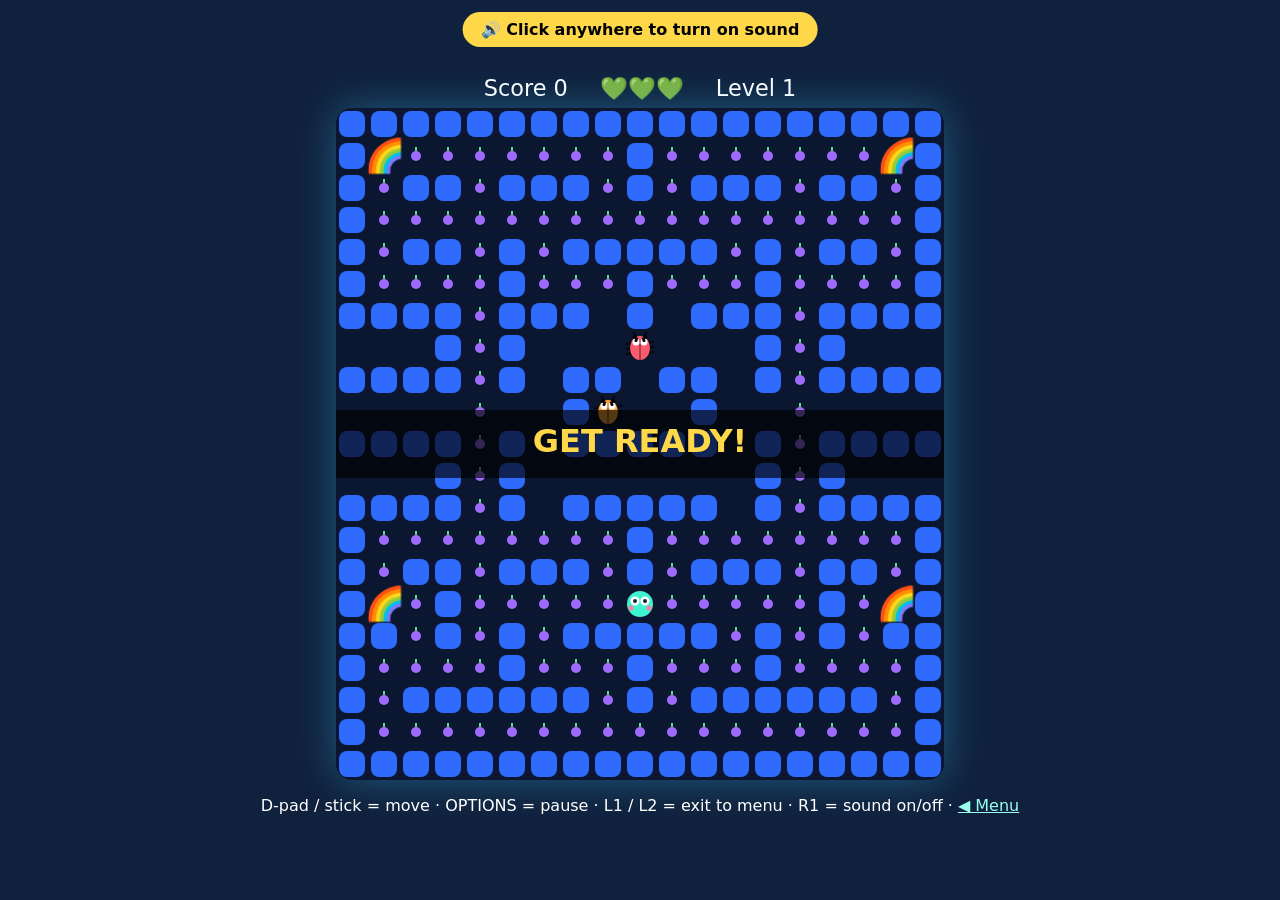
<file: maze.html>
<!DOCTYPE html>
<html lang="en"><head><meta charset="utf-8"><meta name="viewport" content="width=device-width,initial-scale=1">
<title>Blob Maze</title>
<style>
 body{margin:0;height:100vh;display:flex;flex-direction:column;align-items:center;justify-content:center;background:#10213d;color:#fff;font-family:system-ui,sans-serif}
 canvas{background:#0b1630;border-radius:16px;box-shadow:0 0 40px #3fd0ff55;max-width:95vw;max-height:80vh}
 #hud{font-size:1.4rem;margin:.4rem;display:flex;gap:2rem} a{color:#9fe}
</style></head><body>
<div id="hud"><span id="score">Score 0</span><span id="lives"></span><span id="lvl">Level 1</span></div>
<canvas id="c"></canvas>
<p>D-pad / stick = move · OPTIONS = pause · L1 / L2 = exit to menu · R1 = sound on/off · <a href="index.html">◀ Menu</a></p>
<script src="sound.js"></script>
<script src="input.js"></script>
<script>
const MAP = [
"###################",
"#o.......#.......o#",
"#.##.###.#.###.##.#",
"#.................#",
"#.##.#.#####.#.##.#",
"#....#...#...#....#",
"####.### # ###.####",
"   #.#   E   #.#   ",
"####.# ## ## #.####",
"    .  #EEE#  .    ",
"####.# ##### #.####",
"   #.#       #.#   ",
"####.# ##### #.####",
"#........#........#",
"#.##.###.#.###.##.#",
"#o.#.....P.....#.o#",
"##.#.#.#####.#.#.##",
"#....#...#...#....#",
"#.######.#.######.#",
"#.................#",
"###################"];
const T=32, W=MAP[0].length, H=MAP.length;
const cv=document.getElementById('c'), g=cv.getContext('2d'); cv.width=W*T; cv.height=H*T;
const DIRS={up:[0,-1],down:[0,1],left:[-1,0],right:[1,0]};
const BUG_COLORS=['#ff5b6e','#ffa53b','#c77dff','#4be38a'];
let grid, player, bugs, score=0, lives=3, level=1, scared=0, paused=false, state='ready', timer=90, bugSpawns, pSpawn;

function wall(x,y){ if(y<0||y>=H) return true; x=(x+W)%W; return grid[y][x]==='#'; }
function reset(full){
  if(full){ grid=MAP.map(r=>r.split('')); bugSpawns=[]; 
    grid.forEach((r,y)=>r.forEach((c,x)=>{ if(c==='P'){pSpawn=[x,y];r[x]=' ';} if(c==='E'){bugSpawns.push([x,y]);r[x]=' ';} })); }
  player={x:pSpawn[0],y:pSpawn[1],px:pSpawn[0],py:pSpawn[1],dir:[0,0],want:[0,0],t:1,mouth:0};
  bugs=bugSpawns.slice(0,Math.min(4,1+level+ (level>1?1:0))).map((s,i)=>({x:s[0],y:s[1],px:s[0],py:s[1],dir:[0,-1],t:1,c:BUG_COLORS[i],delay:i*90,eaten:false}));
  state='ready'; timer=90; scared=0; Sfx.ready();
}
function berriesLeft(){ return grid.some(r=>r.includes('.')||r.includes('o')); }
function step(ent, speed){ // move between tile centres; returns true when arrived at a tile
  ent.t+=speed; if(ent.t>=1){ ent.t=1; return true; } return false; }

function update(){
  const s=Input.poll();
  if(s.startPressed && state==='play'){ paused=!paused; Sfx.pause(); }
  if(state==='over'||state==='win'){ if(s.aPressed||s.startPressed){ if(state==='over'){score=0;lives=3;level=1;} else level++; reset(true);} return; }
  if(paused) return;
  if(state==='ready'){ if(--timer<=0) state='play'; return; }
  if(state==='dying'){ if(--timer<=0){ if(lives<=0){ state='over'; Sfx.gameOver(); } else reset(false);} return; }

  for(const k in DIRS) if(s[k]) player.want=DIRS[k];
  // instant turn-around mid-tile (no waiting to reach the next tile)
  if(player.t<1 && player.want[0]===-player.dir[0] && player.want[1]===-player.dir[1] && (player.want[0]||player.want[1])){
    [player.x,player.px]=[player.px,player.x]; [player.y,player.py]=[player.py,player.y];
    player.t=1-player.t; player.dir=player.want;
  }
  // player
  if(step(player, 0.13)){
    player.px=player.x; player.py=player.y;
    const c=grid[player.y][player.x];
    if(c==='.'){ grid[player.y][player.x]=' '; score+=10; Sfx.eat(); }
    if(c==='o'){ grid[player.y][player.x]=' '; score+=50; scared=420; bugs.forEach(b=>b.eaten=false); Sfx.power(); Input.rumble(150,.4); }
    if(!berriesLeft()){ state='win'; Input.rumble(300,.8); Sfx.win(); return; }
    if(!wall(player.x+player.want[0],player.y+player.want[1])) player.dir=player.want;
    if(!wall(player.x+player.dir[0],player.y+player.dir[1])){
      player.x=(player.x+player.dir[0]+W)%W; player.y+=player.dir[1]; player.t=0;
      if(Math.abs(player.x-player.px)>1) player.px=player.x; // wrap tunnel
    }
  }
  player.mouth+=0.25;
  if(scared>0) scared--;
  // bugs
  const bugSpeed=(scared?0.05:0.07+level*0.008);
  for(const b of bugs){
    if(b.delay>0){ b.delay--; continue; }
    if(step(b, b.eaten?0.2:bugSpeed)){
      b.px=b.x; b.py=b.y;
      if(b.eaten && b.x===bugSpawns[1][0] && b.y===bugSpawns[1][1]) b.eaten=false;
      const opts=Object.values(DIRS).filter(d=>!wall(b.x+d[0],b.y+d[1]) && !(d[0]===-b.dir[0]&&d[1]===-b.dir[1]) && !(grid[b.y+d[1]]?.[b.x+d[0]]===undefined));
      const choices=opts.length?opts:[[-b.dir[0],-b.dir[1]]];
      const target = b.eaten ? bugSpawns[1] : [player.x,player.y];
      choices.sort((d1,d2)=>{ const f=d=>Math.hypot(b.x+d[0]-target[0], b.y+d[1]-target[1]); return f(d1)-f(d2); });
      let pick = choices[0];
      if(!b.eaten && (scared || Math.random()<0.35)) pick = scared ? choices[choices.length-1] : choices[Math.floor(Math.random()*choices.length)];
      b.dir=pick; b.x=(b.x+pick[0]+W)%W; b.y+=pick[1]; b.t=0;
      if(Math.abs(b.x-b.px)>1) b.px=b.x;
    }
    // collision
    const bx=b.px+(b.x-b.px)*b.t, by=b.py+(b.y-b.py)*b.t;
    const pxx=player.px+(player.x-player.px)*player.t, pyy=player.py+(player.y-player.py)*player.t;
    if(Math.hypot(bx-pxx,by-pyy)<0.7 && !b.eaten){
      if(scared){ b.eaten=true; score+=200; Sfx.eatBug(); Input.rumble(80,.5); }
      else { lives--; state='dying'; timer=80; Sfx.die(); Input.rumble(400,1); }
    }
  }
}

const wallLayer=document.createElement('canvas'); wallLayer.width=cv.width; wallLayer.height=cv.height;
(()=>{ const w=wallLayer.getContext('2d'); w.fillStyle='#2f6bff';
  MAP.forEach((r,y)=>[...r].forEach((c,x)=>{ if(c==='#'){ w.beginPath(); w.roundRect(x*T+3,y*T+3,T-6,T-6,8); w.fill(); } })); })();
const rainbow=document.createElement('canvas'); rainbow.width=rainbow.height=40;
(()=>{ const r=rainbow.getContext('2d'); r.font='30px serif'; r.textAlign='center'; r.textBaseline='middle'; r.fillText('🌈',20,22); })();
let hudCache='';
function draw(){
  g.clearRect(0,0,cv.width,cv.height);
  g.drawImage(wallLayer,0,0);
  const pulse=18+Math.sin(performance.now()/150)*4;
  for(let y=0;y<H;y++) for(let x=0;x<W;x++){
    const c=grid[y][x];
    if(c==='.'){ g.fillStyle='#9b6bff'; g.beginPath(); g.arc(x*T+T/2,y*T+T/2,5,0,7); g.fill(); g.fillStyle='#4be38a'; g.fillRect(x*T+T/2-1,y*T+T/2-9,2,4); }
    if(c==='o') g.drawImage(rainbow,x*T+T/2-pulse,y*T+T/2-pulse,pulse*2,pulse*2);
  }
  // player: round teal blob with eyes, squishes as it moves
  const px=(player.px+(player.x-player.px)*player.t)*T+T/2, py=(player.py+(player.y-player.py)*player.t)*T+T/2;
  const sq=1+Math.sin(player.mouth)*0.08;
  g.save(); g.translate(px,py); g.scale(sq,2-sq);
  if(state==='dying') g.scale(timer/80,timer/80);
  g.fillStyle='#3ff2d0'; g.beginPath(); g.arc(0,0,13,0,7); g.fill();
  g.fillStyle='#fff'; g.beginPath(); g.arc(-5+player.dir[0]*3,-3+player.dir[1]*3,4.5,0,7); g.arc(5+player.dir[0]*3,-3+player.dir[1]*3,4.5,0,7); g.fill();
  g.fillStyle='#123'; g.beginPath(); g.arc(-5+player.dir[0]*4.5,-3+player.dir[1]*4.5,2,0,7); g.arc(5+player.dir[0]*4.5,-3+player.dir[1]*4.5,2,0,7); g.fill();
  g.fillStyle='#ff7aa8'; g.beginPath(); g.arc(-9,4,2.5,0,7); g.arc(9,4,2.5,0,7); g.fill();
  g.restore();
  // bugs: little beetles with legs & antennae
  for(const b of bugs){
    const bx=(b.px+(b.x-b.px)*b.t)*T+T/2, by=(b.py+(b.y-b.py)*b.t)*T+T/2;
    g.save(); g.translate(bx,by);
    const flash = scared>0 && scared<120 && Math.floor(scared/10)%2;
    if(!b.eaten){
      g.strokeStyle='#000a'; g.lineWidth=2; const w=Math.sin(Date.now()/80)*2;
      for(const sx of [-1,1]) for(const ly of [-5,0,5]){ g.beginPath(); g.moveTo(sx*8,ly); g.lineTo(sx*14,ly+w*sx); g.stroke(); }
      g.beginPath(); g.moveTo(-3,-10); g.lineTo(-7,-16); g.moveTo(3,-10); g.lineTo(7,-16); g.stroke();
      g.fillStyle = scared ? (flash?'#fff':'#5a8cff') : b.c;
      g.beginPath(); g.ellipse(0,0,10,12,0,0,7); g.fill();
      g.strokeStyle='#0005'; g.beginPath(); g.moveTo(0,-8); g.lineTo(0,12); g.stroke();
    }
    g.fillStyle='#fff'; g.beginPath(); g.arc(-4,-6,3.5,0,7); g.arc(4,-6,3.5,0,7); g.fill();
    g.fillStyle='#000'; g.beginPath(); g.arc(-4+b.dir[0]*1.5,-6+b.dir[1]*1.5,1.6,0,7); g.arc(4+b.dir[0]*1.5,-6+b.dir[1]*1.5,1.6,0,7); g.fill();
    if(!scared && !b.eaten){ g.strokeStyle='#000'; g.lineWidth=2; g.beginPath(); g.moveTo(-7,-11); g.lineTo(-2,-9); g.moveTo(7,-11); g.lineTo(2,-9); g.stroke(); }
    g.restore();
  }
  const msg = state==='ready'?'GET READY!':state==='over'?'GAME OVER — press ✕':state==='win'?'YOU WIN! 🎉 press ✕':paused?'PAUSED':'';
  if(msg){ g.fillStyle='#000a'; g.fillRect(0,cv.height/2-34,cv.width,68); g.fillStyle='#ffd84a'; g.font='bold 32px system-ui'; g.textAlign='center'; g.textBaseline='middle'; g.fillText(msg,cv.width/2,cv.height/2); }
  const hud=score+'|'+lives+'|'+level;
  if(hud!==hudCache){ hudCache=hud;
    document.getElementById('score').textContent='Score '+score;
    document.getElementById('lives').textContent='💚'.repeat(Math.max(0,lives));
    document.getElementById('lvl').textContent='Level '+level; }
}
reset(true);
let musicOn=false;
let last=performance.now(), acc=0;
(function loop(now=performance.now()){
  acc+=Math.min(250,now-last); last=now;
  while(acc>=1000/60){ update(); acc-=1000/60; }
  draw();
  const want = state==='play' && !paused;
  if(want && !musicOn){ Sfx.startMusic('maze'); musicOn=true; } else if(!want && musicOn){ Sfx.stopMusic(); musicOn=false; }
  if(musicOn) Sfx.setMusicVolume(scared ? 0.06 : 0.13); requestAnimationFrame(loop); })();
</script></body></html>
</file>
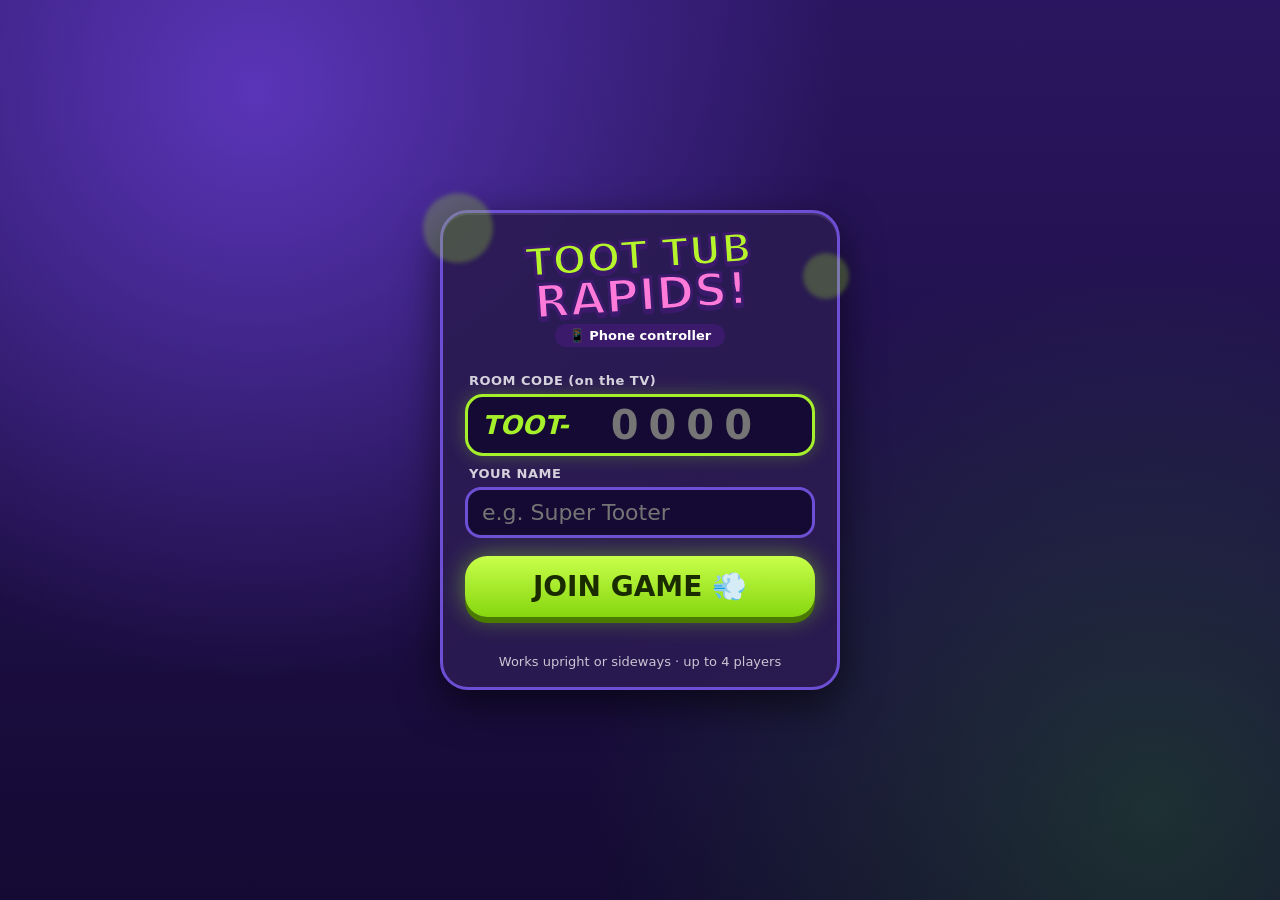
<file: pad.html>
<!DOCTYPE html>
<html lang="en"><head><meta charset="utf-8">
<meta name="viewport" content="width=device-width,initial-scale=1,maximum-scale=1,user-scalable=no,viewport-fit=cover">
<meta name="theme-color" content="#1b1440"><meta name="apple-mobile-web-app-status-bar-style" content="black-translucent"><meta name="apple-mobile-web-app-title" content="Toot Pad"><link rel="manifest" href="pad.webmanifest"><meta name="mobile-web-app-capable" content="yes"><meta name="apple-mobile-web-app-capable" content="yes">
<title>Toot Games: phone controller</title>
<style>
 *{box-sizing:border-box;-webkit-tap-highlight-color:transparent;user-select:none;-webkit-user-select:none;-webkit-touch-callout:none}
 html,body{margin:0;height:100%;color:#fff;font-family:system-ui,-apple-system,sans-serif;overflow:hidden;touch-action:none;overscroll-behavior:none;
   background:radial-gradient(circle at 20% 10%,#5a35b8 0,transparent 45%),radial-gradient(circle at 90% 90%,#2c7a2a55 0,transparent 40%),linear-gradient(#2a1660,#140a33)}
 button{font:inherit;cursor:pointer}
 /* ---------- join screen ---------- */
 #join{display:flex;align-items:center;justify-content:center;height:100%;padding:16px;overflow:auto}
 .jcard{width:min(400px,100%);background:#2a1b52e8;border:3px solid #6d4fd6;border-radius:28px;padding:22px 22px 18px;text-align:center;box-shadow:0 14px 40px #0009,inset 0 2px 0 #ffffff18;position:relative}
 .logo{font-weight:900;line-height:.92;transform:rotate(-4deg);margin:2px 0 8px}
 .logo .a{font-size:40px;color:#b6f52b;-webkit-text-stroke:3px #3b1a6b;text-shadow:0 4px 0 #3b1a6b} .logo .b{font-size:46px;color:#ff7ad9;-webkit-text-stroke:3px #3b1a6b;text-shadow:0 4px 0 #3b1a6b}
 .pill{display:inline-block;background:#3b1a6b;border-radius:999px;padding:4px 14px;font-size:13px;font-weight:bold;margin-bottom:16px}
 .lbl{display:block;text-align:left;font-size:13px;font-weight:bold;opacity:.8;margin:10px 4px 6px;letter-spacing:.5px}
 .codewrap{display:flex;align-items:center;background:#140a33;border:3px solid #a6ef2b;border-radius:18px;padding:4px 8px;box-shadow:0 0 18px #a6ef2b44}
 .codewrap span{font-size:26px;font-weight:900;font-style:italic;color:#a6ef2b;padding-left:6px}
 input{font:inherit;color:#fff;background:transparent;border:0;outline:none;user-select:text;-webkit-user-select:text}
 #code{font-size:40px;font-weight:900;letter-spacing:10px;width:100%;text-align:center}
 #name{font-size:22px;width:100%;background:#140a33;border:3px solid #6d4fd6;border-radius:16px;padding:10px 14px}
 #name:focus{border-color:#ff7ad9}
 #go{margin-top:18px;width:100%;font-size:28px;font-weight:900;padding:14px;border:0;border-radius:22px;color:#1a2b00;background:linear-gradient(#c8ff4a,#86d60f);box-shadow:0 6px 0 #4a7a00,0 0 26px #a6ef2b77}
 #go:active{transform:translateY(4px);box-shadow:0 2px 0 #4a7a00} #go:disabled{filter:grayscale(.6) brightness(.8)}
 #err{color:#ff9ab0;min-height:1.3em;margin:10px 0 0;font-weight:bold}
 .hint{font-size:13px;opacity:.75;margin:6px 0 0}
 #ios{display:none;font-size:13px;background:#ffffff14;border-radius:14px;padding:10px 12px;margin-top:12px;text-align:left;line-height:1.45}
 .puff{position:absolute;border-radius:50%;background:#a6ef2b;opacity:.25;filter:blur(2px);pointer-events:none}
 /* ---------- controller ---------- */
 #pad{display:none;height:100%;position:relative}
 #top{position:absolute;left:calc(10px + env(safe-area-inset-left));right:calc(10px + env(safe-area-inset-right));top:calc(8px + env(safe-area-inset-top));height:56px;display:flex;align-items:center;gap:10px;padding:0 14px 0 6px;background:#2a1b52e8;border:2px solid #6d4fd6;border-radius:20px}
 #chip{width:44px;height:44px;border-radius:50%;border:3px solid #fff;flex:none;display:flex;align-items:center;justify-content:center;font-size:24px;background:#fff2}
 #who{font-weight:900;font-size:17px;white-space:nowrap;max-width:28vw;overflow:hidden;text-overflow:ellipsis}
 #status{flex:1;text-align:center;font-weight:bold;font-size:17px;color:#ffe066;white-space:nowrap;overflow:hidden;text-overflow:ellipsis}
 .gaslbl{font-size:11px;font-weight:900;color:#a6ef2b}
 .bar{width:110px;height:16px;background:#140a33;border:2px solid #ffffff33;border-radius:9px;overflow:hidden;flex:none} .bar i{display:block;height:100%;width:0;background:linear-gradient(90deg,#86d60f,#d6ff6a);border-radius:9px;transition:width .2s}
 #foot{position:absolute;left:env(safe-area-inset-left);right:env(safe-area-inset-right);top:calc(70px + env(safe-area-inset-top));bottom:calc(46px + env(safe-area-inset-bottom));display:flex;padding:4px 6px}
 .btn{flex:1;margin:6px;border-radius:30px;display:flex;flex-direction:column;align-items:center;justify-content:center;font-size:22px;font-weight:900;letter-spacing:.5px;touch-action:none;
   background:linear-gradient(#5b7cff,#3b52d6);border:3px solid #ffffff44;box-shadow:0 8px 0 #22307e,inset 0 3px 0 #ffffff40;transition:transform .05s}
 .btn span{font-size:54px;line-height:1.05;filter:drop-shadow(0 3px 0 #0004)}
 .btn.on{transform:translateY(6px);box-shadow:0 2px 0 #22307e,inset 0 3px 0 #ffffff40;filter:brightness(1.25)}
 #fart{flex:1.15;background:linear-gradient(#c8ff4a,#7fcf0d);color:#1a2b00;box-shadow:0 8px 0 #4a7a00,0 0 30px #a6ef2b55,inset 0 3px 0 #ffffff70}
 #fart.on{box-shadow:0 2px 0 #4a7a00,0 0 50px #a6ef2baa}
 #bl.brake{background:linear-gradient(#ff6b7a,#d63a4b);box-shadow:0 8px 0 #7e1f2b,inset 0 3px 0 #ffffff40}
 #tools{position:absolute;bottom:calc(8px + env(safe-area-inset-bottom));left:50%;transform:translateX(-50%);display:flex;gap:8px;z-index:3}
 #tools button{font-size:12px;font-weight:bold;padding:7px 12px;border-radius:999px;border:2px solid #6d4fd6;background:#2a1b52;color:#fff;white-space:nowrap}
 #lean{position:absolute;top:calc(68px + env(safe-area-inset-top));left:50%;transform:translateX(-50%);width:160px;height:8px;background:#ffffff22;border-radius:5px;z-index:3;pointer-events:none}
 #lean i{position:absolute;top:-5px;width:18px;height:18px;border-radius:50%;background:#ffe066;left:71px;box-shadow:0 0 8px #ffe066}
 #startBtn{position:absolute;top:calc(84px + env(safe-area-inset-top));left:50%;transform:translateX(-50%);z-index:7;display:none;font-size:22px;font-weight:900;padding:12px 30px;border:3px solid #fff;border-radius:999px;color:#1a2b00;background:linear-gradient(#c8ff4a,#86d60f);box-shadow:0 6px 0 #4a7a00,0 6px 30px #0008;white-space:nowrap}
 #seatbox{position:absolute;top:calc(84px + env(safe-area-inset-top));right:calc(14px + env(safe-area-inset-right));z-index:6;display:none;background:#2a1b52f2;border:2px solid #6d4fd6;border-radius:16px;padding:7px;text-align:center;font-size:11px;font-weight:bold}
 #seatbox .g{display:grid;grid-template-columns:46px 46px;gap:5px;margin-top:4px} #seatbox button{height:40px;border-radius:12px;border:2px solid #ffffff44;background:#ffffff18;color:#fff;font-size:12px;font-weight:900;padding:0}
 #seatbox button.me{background:#ffe066;color:#222;border-color:#fff} #seatbox button.taken{opacity:.3}
 @media (orientation:portrait){
   #foot{flex-wrap:wrap;align-content:stretch} #fart{order:-1;flex:0 0 calc(100% - 12px);height:calc(40% - 12px)} #bl,#br{flex:1 1 40%;height:calc(60% - 12px)}
   #status{font-size:14px} .bar{width:64px} #who{display:none} #tools button{font-size:11px;padding:6px 9px}
   #startBtn{top:auto;bottom:calc(60px + env(safe-area-inset-bottom))} }
 #flash{position:fixed;inset:0;pointer-events:none;z-index:8;background:#ff3b3b;opacity:0;transition:opacity .35s}
 .hap{position:absolute;width:1px;height:1px;opacity:0;overflow:hidden;left:-10px}
 #big{position:absolute;inset:64px 0 0 0;display:flex;align-items:center;justify-content:center;font-size:84px;font-weight:900;color:#fff;-webkit-text-stroke:4px #3b1a6b;text-shadow:0 6px 0 #3b1a6b;pointer-events:none;z-index:9;text-align:center}
</style></head><body>
<div id="join"><div class="jcard">
  <div class="puff" style="width:70px;height:70px;left:-20px;top:-20px"></div><div class="puff" style="width:46px;height:46px;right:-12px;top:40px"></div>
  <div class="logo"><div class="a">TOOT TUB</div><div class="b">RAPIDS!</div></div>
  <div class="pill">📱 Phone controller</div>
  <label class="lbl" for="code">ROOM CODE (on the TV)</label>
  <div class="codewrap"><span>TOOT-</span><input id="code" inputmode="numeric" maxlength="4" placeholder="0000" autocomplete="off"></div>
  <label class="lbl" for="name">YOUR NAME</label>
  <input id="name" maxlength="12" placeholder="e.g. Super Tooter" autocomplete="off">
  <button id="go">JOIN GAME 💨</button>
  <p id="err"></p>
  <p class="hint">Works upright or sideways · up to 4 players</p>
  <p id="ios">🍎 <b>iPhone tip:</b> tap <b>Share ⬆️ → Add to Home Screen</b> and open it from there for full screen. When asked, tap <b>Allow</b> for motion so tilting can steer.</p>
</div></div>
<div id="pad">
  <div id="top"><div id="chip"></div><div id="who"></div><div id="status">Connecting…</div>
    <div class="gaslbl">GAS</div><div class="bar"><i id="gas"></i></div></div>
  <div id="lean"><i id="leanDot"></i></div>
  <button class="big" id="startBtn">▶ START RACE</button>
  <div id="foot">
    <div class="btn" id="bl"><span>🦶</span>LEFT</div>
    <div class="btn" id="fart"><span>💨</span>FART</div>
    <div class="btn" id="br"><span>🦶</span>RIGHT</div>
  </div>
  <div id="tools"><button id="cal">⚖️ Set straight</button><button id="flipT">🔄 Flip tilt</button><button id="tiltT">📱 Tilt: ON</button></div>
  <div id="big"></div>
  <div id="seatbox">💺 SEAT · front ▲<div class="g"><button data-k="FL">FL</button><button data-k="FR">FR</button><button data-k="BL">BL</button><button data-k="BR">BR</button></div></div>
</div>
<div id="flash"></div>
<label class="hap" id="hapL"><input type="checkbox" switch id="hapI"></label>
<script src="vendor/peerjs.min.js"></script>
<script>window.SFX_NO_HINT=true;</script>
<script src="sound.js"></script>
<script src="netlink.js"></script>
<script>
const $=id=>document.getElementById(id);
const IOS=/iPhone|iPad|iPod/.test(navigator.userAgent)||(navigator.platform==='MacIntel'&&navigator.maxTouchPoints>1);
const STANDALONE=navigator.standalone||matchMedia('(display-mode: standalone)').matches||matchMedia('(display-mode: fullscreen)').matches;
if(IOS&&!STANDALONE) $('ios').style.display='block';
['gesturestart','gesturechange','dblclick'].forEach(ev=>document.addEventListener(ev,e=>e.preventDefault(),{passive:false}));
document.addEventListener('touchmove',e=>{ if(e.target.tagName!=='INPUT') e.preventDefault(); },{passive:false});
// Haptic tap: Android uses vibrate(); iPhone (iOS 18+) gives a tiny tick when a "switch" checkbox is toggled by a tap.
function haptic(ms){ if(navigator.vibrate) navigator.vibrate(ms); else if(IOS){ try{ $('hapL').click(); }catch(e){} } }
function flash(col,ms){ const f=$('flash'); f.style.background=col; f.style.transition='none'; f.style.opacity=.45; requestAnimationFrame(()=>{ f.style.transition=`opacity ${ms||350}ms`; f.style.opacity=0; }); }
const qs=new URLSearchParams(location.search);
if(qs.get('code')) $('code').value=qs.get('code');
$('name').value=localStorage.getItem('toot-name')||'';
let conn=null, st={l:0,r:0,f:0,lean:0,tilt:1}, lastSent='', tiltOn=localStorage.getItem('toot-tilt')!=='0', inv=+(localStorage.getItem('toot-inv')||1), zero=null, rawAngle=0, slot=0;
$('tiltT').textContent='📱 Tilt: '+(tiltOn?'ON':'OFF');

// ---------- join ----------
$('go').onclick=async()=>{
  const code=$('code').value.replace(/\D/g,'').slice(-4); if(code.length!==4){ $('err').textContent='Type the 4-digit code from the game screen.'; return; }
  const name=($('name').value.trim()||'Player').slice(0,12); localStorage.setItem('toot-name',name);
  $('err').textContent='Connecting…'; $('go').disabled=true;
  // ask for motion permission (iPhone) + keep screen on + fullscreen, all need this tap
  let motionOK=true;
  try{ if(typeof DeviceMotionEvent!=='undefined'&&DeviceMotionEvent.requestPermission) motionOK=(await DeviceMotionEvent.requestPermission())==='granted'; }catch(e){ motionOK=false; }
  if(!motionOK){ tiltOn=false; $('tiltT').textContent='📱 Tilt: OFF'; }
  try{ document.documentElement.requestFullscreen&&await document.documentElement.requestFullscreen(); screen.orientation&&screen.orientation.lock&&screen.orientation.lock('landscape').catch(()=>{}); }catch(e){}
  try{ navigator.wakeLock&&navigator.wakeLock.request('screen'); }catch(e){}
  NetLink.join(code,{
    onOpen:c=>{ conn=c; conn.send({t:'hello',name}); if(!tiltOn) setTimeout(()=>show('Tilt is off: balance is automatic',2200),400); conn.on('data',onMsg); conn.on('close',()=>{ setStatus('Disconnected 😢'); show('Disconnected',0); });
      $('join').style.display='none'; $('pad').style.display='block'; document.body.classList.add('playing'); $('who').textContent=name; setStatus('Joined! Waiting…'); },
    onError:m=>{ $('err').textContent=m; $('go').disabled=false; }
  });
};
function setStatus(t){ $('status').textContent=t; }
let bigT=0; function show(t,ms=1200){ $('big').textContent=t; clearTimeout(bigT); if(ms) bigT=setTimeout(()=>$('big').textContent='',ms); }
function onMsg(m){
  if(m.t==='layout'&&'seats' in m) $('seatbox').style.display=m.seats?'block':'none';
  if(m.t==='stat'&&'seat' in m) document.querySelectorAll('#seatbox button').forEach(b=>{ b.classList.toggle('me',b.dataset.k===m.seat); b.classList.toggle('taken',(m.taken||[]).includes(b.dataset.k)); });
  if(m.t==='layout'&&m.l) $('bl').classList.toggle('brake',m.l[1]==='BRAKE');
  if(m.t==='stat'&&m.msg){ const em=(m.msg.match(/^\p{Extended_Pictographic}/u)||[])[0]; if(em) $('chip').textContent=em; }
  if(m.t==='layout'){ for(const [id,k] of [['bl','l'],['fart','f'],['br','r']]) if(m[k]) $(id).innerHTML=`<span>${m[k][0]}</span>${m[k][1]}`; if(m.title) document.title=m.title; }
  if(m.t==='welcome'){ slot=m.slot; $('chip').style.background=m.color; $('who').textContent=m.name; }
  if(m.t==='full'){ setStatus('Game is full (3 players)'); }
  if(m.t==='stat'){ $('gas').style.width=Math.round(m.gas*100)+'%'; if(m.msg) setStatus(m.msg); $('startBtn').style.display=m.canStart?'block':'none'; btnMode=m.lobby?'ready':'start'; $('startBtn').textContent=m.lobby?(m.ready?'✅ READY! (tap to undo)':'👍 I\'M READY'):'▶ START RACE'; $('startBtn').style.background=m.lobby&&m.ready?'#ffd84a':''; }
  if(m.t==='big'){ show(m.text,m.ms||1200); }
  if(m.t==='buzz'){ if(navigator.vibrate) navigator.vibrate(m.ms||100); if((m.ms||0)>=150) flash(m.ms>=400?'#3b9bff':'#ff3b3b',m.ms+200); }
}

// ---------- buttons (multi-touch) ----------
function hold(el,key){
  const on=e=>{ e.preventDefault(); el.setPointerCapture&&el.setPointerCapture(e.pointerId); el.classList.add('on'); st[key]=1; send(true);
    if(key==='f'){ Sfx.fartStart(0,80+slot*25,.5); haptic(30); } else haptic(12); };
  const off=e=>{ el.classList.remove('on'); st[key]=0; send(true); if(key==='f') Sfx.fartStop(0); };
  el.addEventListener('pointerdown',on); el.addEventListener('pointerup',off); el.addEventListener('pointercancel',off); el.addEventListener('lostpointercapture',off);
}
hold($('bl'),'l'); hold($('br'),'r'); hold($('fart'),'f');
let btnMode='start'; $('startBtn').onclick=()=>{ if(conn) conn.send({t:btnMode}); haptic(20); };
document.querySelectorAll('#seatbox button').forEach(b=>b.addEventListener('pointerdown',e=>{ e.preventDefault(); haptic(15); conn&&conn.send({t:'seat',k:b.dataset.k}); }));
$('cal').onclick=()=>{ zero=rawAngle; };
$('flipT').onclick=()=>{ inv=-inv; localStorage.setItem('toot-inv',inv); };
$('tiltT').onclick=()=>{ tiltOn=!tiltOn; localStorage.setItem('toot-tilt',tiltOn?'1':'0'); $('tiltT').textContent='📱 Tilt: '+(tiltOn?'ON':'OFF'); send(true); };

// ---------- tilt = lean (like a steering wheel, phone held sideways) ----------
addEventListener('devicemotion',e=>{
  const a=e.accelerationIncludingGravity; if(!a||a.x==null) return;
  const ang=(screen.orientation?screen.orientation.angle:(window.orientation||0))*Math.PI/180;
  const sx=a.x*Math.cos(ang)+a.y*Math.sin(ang), sy=-a.x*Math.sin(ang)+a.y*Math.cos(ang);   // gravity in screen coordinates
  rawAngle=Math.atan2(sx,sy)*180/Math.PI;
  if(zero===null) zero=rawAngle;
});
function leanNow(){ if(!tiltOn||zero===null) return 0; const d=((rawAngle-zero+540)%360)-180; return Math.max(-1,Math.min(1,d/25))*inv; }
function send(force){
  if(!conn) return;
  st.lean=Math.round(leanNow()*100)/100; st.tilt=tiltOn&&zero!==null?1:0;
  $('leanDot').style.left=(80+st.lean*80)+'px';
  const k=JSON.stringify(st); if(force||k!==lastSent){ lastSent=k; conn.send(Object.assign({t:'in'},st)); }
}
setInterval(()=>send(false),50);
setInterval(()=>send(true),500);
</script></body></html>
</file>
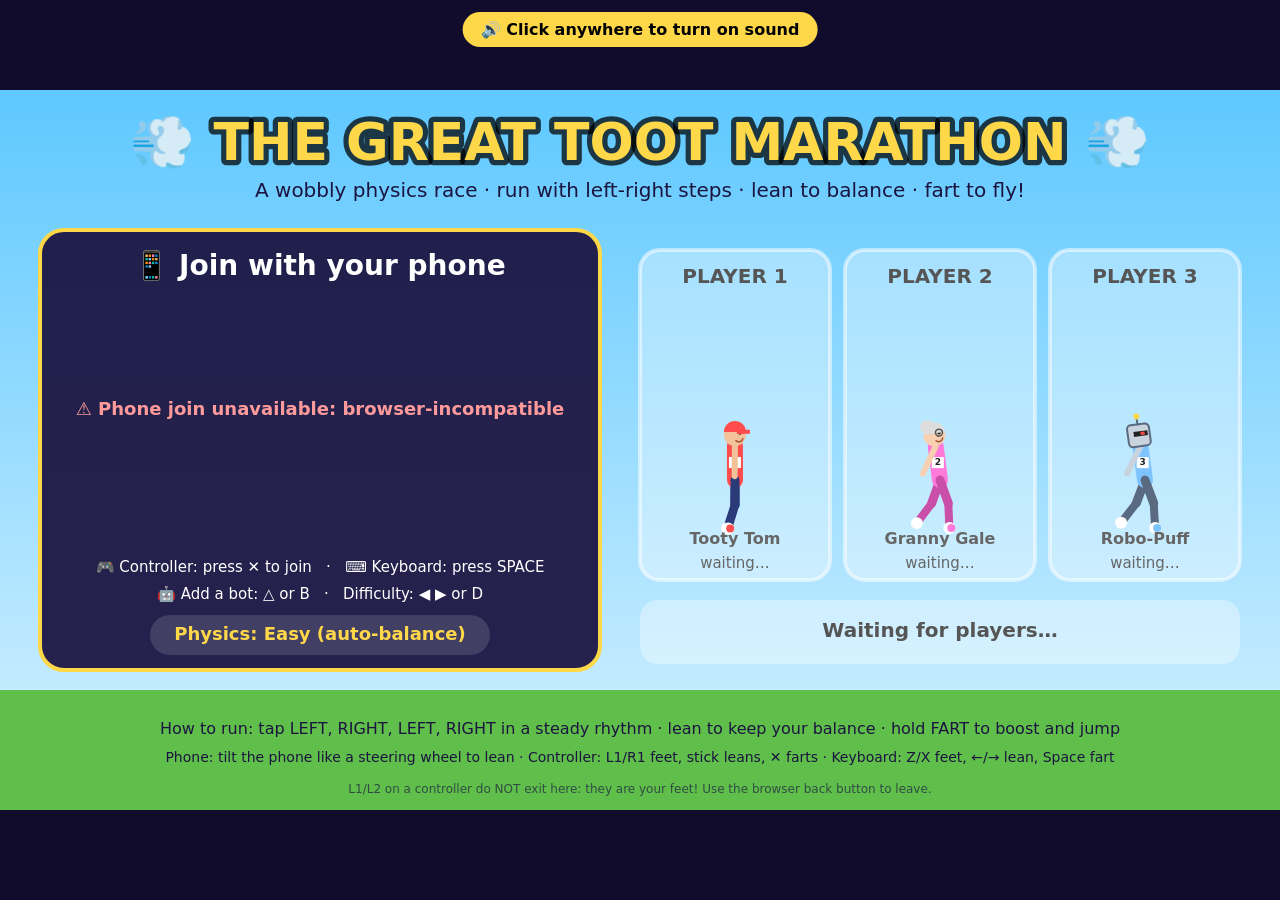
<file: race.html>
<!DOCTYPE html>
<html lang="en"><head><meta charset="utf-8"><meta name="viewport" content="width=device-width,initial-scale=1">
<title>The Great Toot Marathon</title>
<style>
 html,body{margin:0;height:100%;background:#120c2c;overflow:hidden}
 body{display:flex;align-items:center;justify-content:center}
 canvas{display:block}
</style></head><body>
<canvas id="c" width="1280" height="720"></canvas>
<script src="vendor/peerjs.min.js"></script>
<script src="vendor/qrcode.js"></script>
<script src="sound.js"></script>
<script src="input.js"></script>
<script src="netlink.js"></script>
<script>
// =====================================================================
//  THE GREAT TOOT MARATHON: wobbly physics race for 1-3 players
//  Controls: phone (enter code) · gamepad (L1/R1 feet, stick lean, ✕ fart) · keyboard (Z/X feet, ←/→ lean, Space fart)
// =====================================================================
const cv=document.getElementById('c'), g=cv.getContext('2d'), CW=1280, CH=720, TOPBAR=44;
function fit(){ const ar=CW/CH; let w=innerWidth,h=w/ar; if(h>innerHeight){ h=innerHeight; w=h*ar; } cv.style.width=w+'px'; cv.style.height=h+'px'; }
addEventListener('resize',fit); fit();
const clamp=(v,a,b)=>v<a?a:v>b?b:v, lerp=(a,b,t)=>a+(b-a)*t, DT=1/60, GRAV=9.8;
const rr=(x,y,w,h,r,fill,stroke,lw=3)=>{ g.beginPath(); g.roundRect(x,y,w,h,r); if(fill){ g.fillStyle=fill; g.fill(); } if(stroke){ g.strokeStyle=stroke; g.lineWidth=lw; g.stroke(); } };
const circ=(x,y,r,fill)=>{ g.beginPath(); g.arc(x,y,r,0,7); g.fillStyle=fill; g.fill(); };
function text(t,x,y,size,col='#fff',align='center',weight='bold'){ g.font=`${weight} ${size}px system-ui,sans-serif`; g.textAlign=align; g.textBaseline='middle'; g.fillStyle=col; g.fillText(t,x,y); }
function otext(t,x,y,size,col='#fff',align='center'){ g.font=`bold ${size}px system-ui,sans-serif`; g.textAlign=align; g.textBaseline='middle'; g.lineJoin='round'; g.lineWidth=Math.max(3,size/5); g.strokeStyle='#000b'; g.strokeText(t,x,y); g.fillStyle=col; g.fillText(t,x,y); }
const emojiCache={};
function emoji(e,x,y,size){ let c=emojiCache[e]; if(!c){ c=document.createElement('canvas'); c.width=c.height=64; const x2=c.getContext('2d'); x2.font='50px serif'; x2.textAlign='center'; x2.textBaseline='middle'; x2.fillText(e,32,36); emojiCache[e]=c; } g.drawImage(c,x-size/2,y-size/2,size,size); }
function rumble(gp,ms,s){ try{ gp?.vibrationActuator?.playEffect?.('dual-rumble',{duration:ms,strongMagnitude:s,weakMagnitude:s}).catch(()=>{}); }catch(e){} }

// ---------------- the course (metres, y up) ----------------
const COURSE={
  length:330,
  puddles:[[34,42]], mud:[[158,178]],
  hurdles:[196,211,226], banana:[292],
  stations:[58,186],
  pond:[256,267], water:-0.55,
};
function terrainH(x){
  let h=0;
  if(x>68&&x<=110) h=6*(1-Math.cos((x-68)/42*Math.PI))/2;          // hill up
  else if(x>110&&x<=124) h=6;
  else if(x>124&&x<=148) h=6*(1+Math.cos((x-124)/24*Math.PI))/2;   // steep downhill
  h+=Math.sin(x*.21)*.08+Math.sin(x*.07)*.12;                        // small bumps
  if(x>COURSE.pond[0]&&x<COURSE.pond[1]) h=-3;
  return h;
}
const GSTEP=.1, GN=Math.ceil((COURSE.length+60)/GSTEP); const GARR=new Float32Array(GN);
for(let i=0;i<GN;i++) GARR[i]=terrainH(i*GSTEP-20);
function ground(x){ const f=(x+20)/GSTEP, i=Math.floor(f); if(i<0) return GARR[0]; if(i>=GN-1) return GARR[GN-1]; return lerp(GARR[i],GARR[i+1],f-i); }
const inR=(x,list)=>list.some(([a,b])=>x>=a&&x<=b);
const surfaceAt=x=>inR(x,COURSE.mud)?'mud':inR(x,COURSE.puddles)?'puddle':'road';
const inPond=x=>x>COURSE.pond[0]&&x<COURSE.pond[1];

// ---------------- characters ----------------
const CHARS=[
  {name:'Tooty Tom',  kind:'kid',   color:'#ff4d4d',shirt:'#ff4d4d',pants:'#2b3a78',skin:'#f2c29b',pitch:95},
  {name:'Granny Gale',kind:'granny',color:'#ff7ad9',shirt:'#ff7ad9',pants:'#c94fa8',skin:'#f6d0b0',pitch:150},
  {name:'Robo-Puff',  kind:'robot', color:'#7dc4ff',shirt:'#7dc4ff',pants:'#5a6a80',skin:'#c9d3de',pitch:62},
];
const LEG=.9, TORSO=.62, THRUST=13, POP=4.5;
const DIFF=[{name:'Easy',assist:12,automash:true},{name:'Normal',assist:6.5,automash:false},{name:'Hard',assist:0,automash:false}];
let difficulty=0;

// =====================================================================
//  RUNNER PHYSICS
// =====================================================================
class Runner{
  constructor(p){ this.p=p; this.reset(); }
  reset(){
    Object.assign(this,{x:1.5,y:ground(1.5)+LEG,vx:0,vy:0,th:0,om:0,state:'run',aL:0,aR:0,kL:.1,kR:.1,lastStep:null,lastStepT:-9,gas:1,stamina:1,
      falls:0,splashes:0,air:0,maxAir:0,toot:0,maxToot:0,finishT:0,place:0,rag:null,fallT:0,taps:0,prevIn:{},knocked:new Set(),bananaDone:new Set(),stations:new Set(),msg:'',msgT:0,popCd:0,tooting:false,prevVx:0,splashT:0});
  }
  say(m,t=1.6){ this.msg=m; this.msgT=t; }
  get up(){ return [Math.sin(this.th),Math.cos(this.th)]; }
  update(inp,t){
    const P=this.p, pin=this.prevIn, lP=inp.l&&!pin.l, rP=inp.r&&!pin.r, fP=inp.f&&!pin.f; this.prevIn={...inp};
    if(this.msgT>0) this.msgT-=DT; if(this.popCd>0) this.popCd-=DT;
    if(this.state==='finished'){ this.vx*=.97; this.x+=this.vx*DT; this.y=ground(this.x)+LEG; this.th=lerp(this.th,0,.1); this.aL=lerp(this.aL,Math.sin(t*8)*.3,.2); this.aR=-this.aL; this.stopToot(); return; }
    if(this.state==='fallen'){ this.stopToot(); this.updateRag();
      this.fallT+=DT; if(this.fallT>.9&&(lP||rP||fP)){ this.taps++; Sfx.step(); }
      const need=DIFF[difficulty].automash?3:7;
      if(this.fallT>.9&&(this.taps>=need||this.fallT>(DIFF[difficulty].automash?2.2:5))) this.standUp();
      return; }
    if(this.state==='splash'){ this.stopToot(); this.splashT+=DT; this.y=COURSE.water+.2+Math.sin(t*6)*.08; this.th=Math.sin(t*3)*.3;
      if(this.splashT>1.8){ this.x=COURSE.pond[0]-6; this.state='run'; this.y=ground(this.x)+LEG; this.vx=0; this.vy=0; this.th=0; this.om=0; this.say('Back on dry land 🧺'); } return; }

    // ---- feet ----
    if(this.state==='run'){ if(lP) this.step('L',t); if(rP) this.step('R',t); }
    // ---- fart ----
    let fx=0, fy=0, ftq=0;
    if(inp.f&&this.gas>0){
      const c=Math.cos(this.th), s=Math.sin(this.th);
      // exhaust leaves the bottom going back+down in body frame (-.7,-.7); thrust is opposite, rotated by tilt (y up, +th = forward lean)
      const tx=.7*c+.7*s, ty=.7*c-.7*s;            // unit-ish thrust direction
      const n=Math.hypot(tx,ty); fx=tx/n*THRUST; fy=ty/n*THRUST;
      // thrust acts at the hips, below the body's centre: tips the body backwards
      ftq=-(.28*THRUST)*Math.cos(this.th)*1.1;
      if(fP&&this.popCd<=0&&this.gas>.06){ this.vx+=tx/n*POP*.6; this.vy=Math.max(this.vy,0)+ty/n*POP; this.om-=.9; this.gas-=.06; this.popCd=.25; Sfx.fart(.22,P.char.pitch*1.15,.8); P.buzz(40);
        if(this.state==='run'&&ty/n*POP>1.2){ this.state='air'; this.y+=.02; } }
      this.gas=Math.max(0,this.gas-.3*DT); this.toot+=DT; this.maxToot=Math.max(this.maxToot,this.toot);
      if(!this.tooting){ this.tooting=true; Sfx.fartStart(P.slot,P.char.pitch,.7); }
      if(Math.random()<.6) puffs.push({x:this.x-Math.sin(this.th)*.05-Math.cos(this.th)*.18,y:this.y-.05,vx:-tx/n*3+this.vx*.3+(Math.random()-.5),vy:-ty/n*3+(Math.random()-.5),r:.12,life:1,c:Math.random()<.5?'#9ee35a':'#d6e86a'});
      if(this.gas<=0){ this.say('Out of gas! 🫘'); }
    } else this.stopToot();
    if(!inp.f) this.toot=0;
    this.gas=Math.min(1,this.gas+.025*DT);

    const assist=P.bot?0:(P.assist!=null?P.assist:DIFF[difficulty].assist);
    if(this.state==='run'){
      const surf=surfaceAt(this.x), slope=(ground(this.x+.3)-ground(this.x-.3))/.6;
      const ax=(this.vx-this.prevVx)/DT; this.prevVx=this.vx;
      let al=5*Math.sin(this.th)+inp.lean*6-2.2*this.om-clamp(ax,-20,20)*.3+ftq;
      if(assist) al+=-(this.th-.2)*assist-this.om*assist*.35;
      this.om+=al*DT; this.th+=this.om*DT;
      const drag=.06*this.vx*Math.abs(this.vx)+(surf==='mud'?1.3:.3)*this.vx;
      this.vx+=(-drag-GRAV*slope/Math.hypot(1,slope)*.55+fx*.85)*DT;
      if(Math.abs(this.vx)<.05&&!inp.f) this.vx=0;
      this.vx=Math.max(-3,this.vx);
      const px=this.x; this.x+=this.vx*DT;
      this.vy=Math.max(0,this.vy+(fy-GRAV)*DT);
      const gy=ground(this.x)+LEG;
      if(this.vy>.8){ this.state='air'; }
      else if(gy<this.y-.3){ this.state='air'; this.vy=0; }          // ran off an edge
      else this.y=gy-Math.abs(Math.sin(this.aL*2.2))*.05;
      this.hazards(px,t);
      this.stamina=Math.min(1,this.stamina+.07*DT);
      // legs relax toward standing
      const tgt=this.lastStep==='L'?.45:-.45; if(t-this.lastStepT<.3){ this.aL=lerp(this.aL,this.lastStep==='L'?.55:-.4,.25); this.aR=lerp(this.aR,this.lastStep==='R'?.55:-.4,.25); } else { this.aL=lerp(this.aL,.05,.08); this.aR=lerp(this.aR,-.05,.08); }
      this.kL=lerp(this.kL,this.aL>this.aR?.7:.15,.2); this.kR=lerp(this.kR,this.aR>this.aL?.7:.15,.2);
      if(Math.abs(this.th)>1.05) this.fall(this.th>0?'Face plant! 🤕':'Fell on your bum! 🍑');
    } else if(this.state==='air'){
      this.air+=DT; this.maxAir=Math.max(this.maxAir,this.air);
      let al=inp.lean*4.5-.6*this.om+ftq*.8; if(assist) al+=-(this.th-.15)*assist*.6;
      this.om+=al*DT; this.th+=this.om*DT;
      this.vy+=(fy-GRAV)*DT; this.vx+=(fx*.9-.02*this.vx*Math.abs(this.vx))*DT;
      const px=this.x; this.x+=this.vx*DT; this.y+=this.vy*DT;
      this.aL=lerp(this.aL,.6,.1); this.aR=lerp(this.aR,-.1,.1); this.kL=lerp(this.kL,1.2,.1); this.kR=lerp(this.kR,.9,.1);
      this.hazards(px,t);
      const gy=ground(this.x)+LEG;
      if(inPond(this.x)&&this.y-LEG<COURSE.water){ this.splash(); return; }
      if(this.y<=gy){
        this.y=gy; const hard=this.vy<-10, bad=Math.abs(this.th)>.85; this.vy=0; this.air=0;
        if(hard||bad) this.fall(hard?'CRASH landing! 💥':'Wobbly landing! 🙃');
        else { this.state='run'; this.vx*=.92; Sfx.step(); }
      }
    }
    if(this.x>=COURSE.length&&this.state!=='fallen'&&this.state!=='splash') this.finish(t);
  }
  step(foot,t){
    const P=this.p, dt=t-this.lastStepT, surf=surfaceAt(this.x);
    if(this.lastStep===foot&&dt<.8){ this.om+=1.3+this.vx*.07; this.vx*=.85; this.say('Same foot! Left, right, left…'); P.buzz(60); }
    else{
      const ideal=clamp(.42-this.vx*.03,.17,.42);
      if(dt<.085){ this.om+=1.0; this.say('Legs tangled! 🦵🦵'); }
      const q=clamp(1-Math.abs(dt-ideal)/ideal,0,1);
      const leanMul=clamp(.5+this.th*1.6,.25,1.3), surfMul=surf==='road'?1:.6, stamMul=.45+.55*this.stamina;
      this.vx+=(.55+1.1*q)*leanMul*surfMul*stamMul;
      this.om+=.22+.03*this.vx;
      this.stamina=Math.max(0,this.stamina-(.01+.02*this.vx/9));
      if(surf==='puddle'){ this.om+=(Math.random()-.4)*1.6; if(Math.random()<.3) this.say('Slippery! 💦'); splashes(this.x,ground(this.x)); }
      if(surf==='mud'&&Math.random()<.25) this.say('Squelch! Muddy! 🟤');
    }
    this.lastStep=foot; this.lastStepT=t;
    if(!P.bot) Sfx.step();
  }
  hazards(px,t){
    const P=this.p, feet=this.y-LEG;
    COURSE.hurdles.forEach((hx,i)=>{ if(!this.knocked.has(i)&&px<hx&&this.x>=hx){ if(feet-ground(hx)<.7){ this.knocked.add(i); this.om+=3.2; this.vx*=.5; this.say('Tripped on the hurdle! 🚧'); Sfx.clunk(); P.buzz(150); commentary(`${P.name} clipped a hurdle!`); } else { this.say('Over the hurdle! 🙌'); } } });
    COURSE.banana.forEach((bx,i)=>{ if(!this.bananaDone.has(i)&&px<bx&&this.x>=bx&&this.state==='run'){ this.bananaDone.add(i); this.om-=4.5; this.vx*=.8; this.say('BANANA! 🍌'); Sfx.boing(); commentary(`${P.name} stepped on a banana! 🍌`); } });
    COURSE.stations.forEach((sx,i)=>{ if(!this.stations.has(i)&&px<sx&&this.x>=sx){ this.stations.add(i); this.gas=1; this.stamina=1; this.say('Bean station! Gas FULL ⛽🫘'); Sfx.heart(); } });
  }
  fall(why){
    const P=this.p; this.state='fallen'; this.falls++; this.fallT=0; this.taps=0; this.stopToot();
    const pts=pose(this), v={x:this.vx,y:this.vy};
    this.rag={pts:Object.fromEntries(Object.entries(pts).map(([k,p])=>{ const rx=p.x-this.x, ry=p.y-this.y; return [k,{x:p.x,y:p.y,px:p.x-(v.x-this.om*ry)*DT,py:p.y-(v.y+this.om*rx)*DT}]; }))};
    this.say(why+'  Tap your feet to get up!',3); Sfx.boing(); P.buzz(300); P.big('OOPS!');
    commentary(`${P.name}: ${why}`);
  }
  updateRag(){
    const R=this.rag.pts;
    for(const k in R){ const p=R[k]; const vx=(p.x-p.px)*.995, vy=(p.y-p.py)*.995; p.px=p.x; p.py=p.y; p.x+=vx; p.y+=vy-GRAV*DT*DT; }
    for(let it=0;it<6;it++){
      for(const [a,b,len] of BONES){ const A=R[a],B=R[b],dx=B.x-A.x,dy=B.y-A.y,d=Math.hypot(dx,dy)||1e-6,diff=(d-len)/d*.5; A.x+=dx*diff; A.y+=dy*diff; B.x-=dx*diff; B.y-=dy*diff; }
      for(const k in R){ const p=R[k], gy=ground(p.x)+(k==='head'?.15:.05); if(p.y<gy){ p.y=gy; p.px=p.x-(p.x-p.px)*.55; } }
    }
    this.x=R.hip.x; this.y=R.hip.y;
  }
  standUp(){ const x=this.rag.pts.hip.x; Object.assign(this,{state:'run',x,y:ground(x)+LEG,vx:0,vy:0,th:0,om:0,rag:null,aL:0,aR:0}); this.say('Up again! Go go go! 💪'); }
  splash(){ const P=this.p; this.state='splash'; this.splashT=0; this.splashes++; this.vx=0; this.stopToot(); Sfx.splash(); P.buzz(400); P.big('SPLASH!'); splashes(this.x,COURSE.water,30); commentary(`${P.name} fell in the pond! 💦`); this.say('SPLASH! Fart harder next time! 💨',2.5); }
  finish(t){ const P=this.p; this.state='finished'; this.stopToot(); this.finishT=t; this.place=++game.finishedCount;
    const medal=['🥇','🥈','🥉'][this.place-1]||'🏁'; this.say(`${medal} FINISHED! ${fmt(t)}`,99); Sfx.win(); Sfx.cheer(2); P.big(medal+' '+ordinal(this.place)+'!',3000); P.buzz(500);
    commentary(`${P.name} crosses the line in ${ordinal(this.place)} place! ${medal}`); confetti(this.x); }
  stopToot(){ if(this.tooting){ this.tooting=false; Sfx.fartStop(this.p.slot); } }
}
const BONES=[['head','neck',.2],['neck','hip',TORSO],['head','hip',TORSO+.2],['hip','kneeL',.45],['kneeL','footL',.45],['hip','kneeR',.45],['kneeR','footR',.45],['neck','handL',.55],['neck','handR',.55],['handL','hip',.75],['handR','hip',.75]];
function pose(r){
  if(r.rag) return r.rag.pts;
  const ux=Math.sin(r.th), uy=Math.cos(r.th), H={x:r.x,y:r.y}, N={x:H.x+ux*TORSO,y:H.y+uy*TORSO}, head={x:N.x+ux*.2,y:N.y+uy*.2};
  const leg=(a,k)=>{ const kn={x:H.x+Math.sin(a)*.45,y:H.y-Math.cos(a)*.45}; return [kn,{x:kn.x+Math.sin(a-k)*.45,y:kn.y-Math.cos(a-k)*.45}]; };
  const [kL,fL]=leg(r.aL,r.kL), [kR,fR]=leg(r.aR,r.kR);
  const arm=a=>({x:N.x+Math.sin(a+r.th)*.55,y:N.y-Math.cos(a+r.th)*.55});
  const flail=r.state==='air'?Math.sin(performance.now()/60)*.8:0;
  return {head,neck:N,hip:H,kneeL:kL,footL:fL,kneeR:kR,footR:fR,handL:arm(-r.aL*.9+flail+(r.state==='air'?2.2:0)),handR:arm(-r.aR*.9-flail+(r.state==='air'?2.4:0))};
}

// =====================================================================
//  PLAYERS & INPUT SOURCES
// =====================================================================
const players=[];       // {slot,src,name,char,input,runner,conn,padIndex,bot,assist}
const keys={}, tapped={}; addEventListener('keydown',e=>{ keys[e.code]=true; tapped[e.code]=true; if(['Space','ArrowLeft','ArrowRight','ArrowUp','ArrowDown'].includes(e.code)) e.preventDefault(); }); addEventListener('keyup',e=>keys[e.code]=false);
const pads=()=>[...(navigator.getGamepads?navigator.getGamepads():[])].filter(p=>p&&p.connected);
function freeSlot(){ for(let i=0;i<3;i++) if(!players.some(p=>p.slot===i)) return i; return -1; }
function addPlayer(src,extra={}){
  const slot=freeSlot(); if(slot<0) return null;
  const char=CHARS[slot];
  const P={slot,src,char,name:extra.name||(src==='bot'?['Bot Bob','Bot Betty','Bot Bleep'][slot]:char.name),input:{l:0,r:0,f:0,lean:0},bot:src==='bot',...extra,
    buzz(ms){ if(this.conn) this.conn.send({t:'buzz',ms}); if(this.src==='pad') rumble(pads().find(p=>p.index===this.padIndex),ms,.8); },
    big(text,ms){ if(this.conn) this.conn.send({t:'big',text,ms}); }};
  P.runner=new Runner(P); players.push(P); players.sort((a,b)=>a.slot-b.slot);
  if(P.conn) P.conn.send({t:'welcome',slot,color:char.color,name:P.name});
  Sfx.select(); commentary(`${P.name} joined as ${char.name}!`);
  return P;
}
function removePlayer(P){ const i=players.indexOf(P); if(i>=0) players.splice(i,1); P.runner.stopToot(); }
function readInputs(){
  for(const P of players){
    if(P.src==='kb'){ P.input={l:keys.KeyZ?1:0,r:keys.KeyX?1:0,f:keys.Space?1:0,lean:(keys.ArrowRight?1:0)-(keys.ArrowLeft?1:0)}; }
    else if(P.src==='pad'){ const gp=pads().find(p=>p.index===P.padIndex); if(!gp) continue; const n=Input.named(gp);
      P.input={l:(n.l1||n.l2)?1:0,r:(n.r1||n.r2)?1:0,f:n.cross?1:0,lean:clamp((Math.abs(n.lx)>.15?n.lx:0)+(n.dright?1:0)-(n.dleft?1:0),-1,1)}; }
    else if(P.src==='bot') P.input=botThink(P);
    // phone input arrives by messages
  }
}
function botThink(P){
  const r=P.runner, t=game.t, b=P.botMem||(P.botMem={next:0,foot:'L',fartUntil:0,lean:0});
  const inp={l:0,r:0,f:0,lean:0};
  if(r.state==='fallen'){ if(t>b.next){ b.next=t+.13; inp[b.foot==='L'?'l':'r']=1; b.foot=b.foot==='L'?'R':'L'; } return inp; }
  const ahead=x=>x-r.x;
  let targetTh=.22;
  const h=COURSE.hurdles.find((hx,i)=>!r.knocked.has(i)&&ahead(hx)>0&&ahead(hx)<6);
  if(h!=null){ const d=ahead(h); if(d<3&&r.state==='run') b.fartUntil=t+.36; targetTh=d<3.5?.05:.2; }
  const pd=ahead(COURSE.pond[0]); if(pd>0&&pd<2.2&&r.state==='run') b.fartUntil=t+1.3;
  if(inPond(r.x+1)&&r.state==='air') { b.fartUntil=Math.max(b.fartUntil,t+.1); targetTh=.35; }
  inp.lean=clamp((targetTh-r.th)*2.6-r.om*.55+(Math.random()-.5)*.25,-1,1);
  inp.f=t<b.fartUntil&&r.gas>0?1:0;
  if(r.state==='run'&&!inp.f){ const ideal=clamp(.42-r.vx*.03,.17,.42)*(1.05+Math.random()*.25);
    if(t-r.lastStepT>=ideal&&t>b.next){ b.next=t+.09; inp[b.foot==='L'?'l':'r']=1; b.foot=b.foot==='L'?'R':'L'; } }
  return inp;
}

// ---------------- phones ----------------
let joinCode=null, netError=null, qrImg=null;
const padURL=()=>new URL('pad.html',location.href).href.split('?')[0]+'?code='+joinCode+(NetLink.LOCAL?'&local':'');
NetLink.host({
  onCode:code=>{ joinCode=code; try{ const q=qrcode(0,'M'); q.addData(padURL()); q.make(); qrImg=new Image(); qrImg.src=q.createDataURL(6,2); }catch(e){} },
  onError:e=>{ netError=String(e); },
  onConn:conn=>{
    let P=null;
    conn.on('data',m=>{
      if(m.t==='hello'){ if(game.screen==='lobby'||game.screen==='results'){ P=addPlayer('phone',{conn,name:(m.name||'Phone').slice(0,12)}); if(!P) conn.send({t:'full'}); } else conn.send({t:'big',text:'Race in progress! Wait…',ms:2500}); }
      if(m.t==='in'&&P){ P.input={l:m.l?1:0,r:m.r?1:0,f:m.f?1:0,lean:clamp(+m.lean||0,-1,1)}; P.assist=m.tilt?null:DIFF[0].assist; }
      if(m.t==='start') requestStart();
    });
    conn.on('close',()=>{ if(!P) return; if(game.screen==='race'||game.screen==='countdown'){ P.src='bot'; P.bot=true; P.conn=null; P.name+=' (bot)'; commentary(`${P.name} disconnected, a bot takes over`); } else removePlayer(P); });
  }
});

// =====================================================================
//  GAME FLOW
// =====================================================================
const game={screen:'lobby',t:0,count:0,finishedCount:0,endT:0,msgs:[],prevKeys:{}};
let puffs=[], drops=[];
function commentary(m){ game.msgs.push({m,age:0}); if(game.msgs.length>3) game.msgs.shift(); }
const fmt=t=>`${Math.floor(t/60)}:${(t%60).toFixed(1).padStart(4,'0')}`;
const ordinal=n=>n+(['th','st','nd','rd'][n%10>3||Math.floor(n%100/10)===1?0:n%10]||'th');
function splashes(x,y,n=8){ for(let i=0;i<n;i++) drops.push({x,y,vx:(Math.random()-.5)*4,vy:2+Math.random()*4,life:1,c:'#7cc8ff'}); }
function confetti(x){ for(let i=0;i<60;i++) drops.push({x:x+(Math.random()-.5)*4,y:ground(x)+4+Math.random()*2,vx:(Math.random()-.5)*5,vy:Math.random()*4,life:2.5,c:['#ffd84a','#ff4d4d','#4be38a','#7dc4ff','#ff7ad9'][i%5],conf:true}); }
function requestStart(){ if((game.screen==='lobby'||game.screen==='results')&&players.length){ startCountdown(); } }
function startCountdown(){
  for(const P of players){ P.runner.reset(); P.botMem=null; }
  puffs=[]; drops=[]; game.finishedCount=0; game.screen='countdown'; game.count=3.99; game.t=0; Sfx.fartStopAll();
  commentary('Runners, take your marks…');
}
const kEdge=k=>!!tapped[k];
function update(){
  readInputs();
  const ps=pads();
  if(game.screen==='lobby'||game.screen==='results'){
    if(kEdge('Space')&&!players.some(p=>p.src==='kb')&&game.screen==='lobby') addPlayer('kb',{name:'Keyboard'});
    for(const gp of ps){ const n=Input.named(gp), was=game['pad'+gp.index]||{};
      if(n.cross&&!was.cross&&!players.some(p=>p.src==='pad'&&p.padIndex===gp.index)&&game.screen==='lobby') addPlayer('pad',{padIndex:gp.index,name:'Controller '+(gp.index+1)});
      if(n.triangle&&!was.triangle&&game.screen==='lobby') addPlayer('bot');
      if(n.options&&!was.options) requestStart();
      if((n.dleft&&!was.dleft)||(n.dright&&!was.dright)){ if(game.screen==='lobby'){ difficulty=(difficulty+(n.dright?1:2))%3; Sfx.move(); } }
      if(n.circle&&!was.circle&&game.screen==='results') game.screen='lobby';
      game['pad'+gp.index]={...n}; }
    if(kEdge('KeyB')&&game.screen==='lobby') addPlayer('bot');
    if(kEdge('Enter')) requestStart();
    if(kEdge('KeyD')&&game.screen==='lobby'){ difficulty=(difficulty+1)%3; Sfx.move(); }
    if(kEdge('KeyR')&&game.screen==='lobby'){ while(players.length) removePlayer(players[0]); }
    if(kEdge('Escape')&&game.screen==='results') game.screen='lobby';
  }
  else if(game.screen==='countdown'){
    const before=Math.ceil(game.count); game.count-=DT; const now=Math.ceil(game.count);
    if(now!==before){ if(now>0){ Sfx.tick(); players.forEach(P=>P.big(String(now),900)); } }
    if(game.count<=0){ game.screen='race'; game.t=0; Sfx.select(); Sfx.cheer(1.5); players.forEach(P=>P.big('GO! 💨',900)); commentary('AND THEY\'RE OFF! 💨'); }
  }
  else if(game.screen==='race'){
    game.t+=DT;
    for(const P of players) P.runner.update(P.input,game.t);
    const humans=players.filter(p=>!p.bot), allHumansDone=humans.length?humans.every(p=>p.runner.state==='finished'):players.every(p=>p.runner.state==='finished');
    if(game.finishedCount&&!game.endT) game.endT=game.t+45;
    if(allHumansDone||players.every(p=>p.runner.state==='finished')||(game.endT&&game.t>game.endT)){ game.screen='results'; game.endT=0; Sfx.fartStopAll(); commentary('What a race! 🏆'); }
  }
  for(const p of puffs){ p.x+=p.vx*DT; p.y+=p.vy*DT; p.vx*=.96; p.vy=p.vy*.96+.4*DT; p.r+=.6*DT; p.life-=DT*.9; } puffs=puffs.filter(p=>p.life>0).slice(-400);
  for(const d of drops){ d.x+=d.vx*DT; d.y+=d.vy*DT; d.vy-=(d.conf?3:GRAV)*DT; d.life-=DT; } drops=drops.filter(d=>d.life>0);
  for(const m of game.msgs) m.age+=DT; game.msgs=game.msgs.filter(m=>m.age<5);
  // tell phones how they're doing
  if(Math.floor(game.t*4)!==Math.floor((game.t-DT)*4)||game.screen!=='race') statTick();
  game.prevKeys={...keys}; for(const k in tapped) delete tapped[k];
}
let statClock=0;
function statTick(){
  if(++statClock%15&&game.screen!=='race') return;
  const order=placeOrder();
  for(const P of players){ if(!P.conn) continue; const r=P.runner;
    let msg=game.screen==='lobby'?`You're Player ${P.slot+1}: ${P.char.name}`:game.screen==='countdown'?'Get ready…':game.screen==='results'?'Race over! Press START for another':
      r.state==='finished'?`${['🥇','🥈','🥉'][r.place-1]||'🏁'} ${ordinal(r.place)} · ${fmt(r.finishT)}`:r.state==='fallen'?'TAP YOUR FEET TO GET UP!':r.state==='splash'?'SPLASH! 💦':`${ordinal(order.indexOf(P)+1)} · ${Math.max(0,Math.floor(r.x))} / ${COURSE.length} m`;
    P.conn.send({t:'stat',gas:r.gas,msg,canStart:game.screen==='lobby'||game.screen==='results'}); }
}
function placeOrder(){ return [...players].sort((a,b)=>{ const A=a.runner,B=b.runner; if(A.place&&B.place) return A.place-B.place; if(A.place) return -1; if(B.place) return 1; return B.x-A.x; }); }

// =====================================================================
//  DRAWING
// =====================================================================
const M=30;   // pixels per metre (before row zoom)
function drawRow(P,ry,rh){
  const r=P.runner, zoom=Math.min(2,rh/250), vw=CW/zoom, vh=rh/zoom;
  P.cam=P.cam||{x:0,y:0}; const tx=r.x*M-vw*.32, ty=-(Math.max(r.y,ground(r.x)+LEG)+.6)*M-vh*.55;
  P.cam.x=lerp(P.cam.x,tx,.15); P.cam.y=lerp(P.cam.y,ty,.1);
  g.save(); g.beginPath(); g.rect(0,ry,CW,rh); g.clip(); g.translate(0,ry); g.scale(zoom,zoom); g.translate(-P.cam.x,-P.cam.y);
  const cx=P.cam.x, cy=P.cam.y, W2=(x)=>x*M, H2=(y)=>-y*M;
  // sky
  const sk=g.createLinearGradient(0,cy,0,cy+vh); sk.addColorStop(0,'#5ec8ff'); sk.addColorStop(1,'#d8f2ff'); g.fillStyle=sk; g.fillRect(cx,cy,vw,vh);
  // parallax hills + city (anchored to a horizon that follows the camera)
  const hor=cy+vh*.72, off=cx*.45;
  g.fillStyle='#a9dca0'; g.beginPath(); g.moveTo(cx,cy+vh); for(let sx=0;sx<=vw+20;sx+=20){ const px=(cx+sx)*.3; g.lineTo(cx+sx,hor-Math.sin(px/120)*26-Math.sin(px/47)*9); } g.lineTo(cx+vw,cy+vh); g.fill();
  for(let i=Math.floor(off/120)-1;i<Math.floor((off+vw)/120)+2;i++){ const sxp=cx+i*120-off, h=40+((i*37%5+5)%5)*22, w=64+((i*13%3+3)%3)*12;
    g.fillStyle=['#b8c6da','#c9b8da','#b8dad2'][((i%3)+3)%3]; g.fillRect(sxp,hor-h-20,w,h+20);
    g.fillStyle='#ffffff88'; for(let yy=hor-h-12;yy<hor-28;yy+=16) for(let xx=sxp+8;xx<sxp+w-10;xx+=14) g.fillRect(xx,yy,7,9); }
  // clouds
  const tt=performance.now()/1000; g.fillStyle='#fff'; for(let i=0;i<6;i++){ const x0=((i*311+tt*12-cx*.2)%(vw+300)+vw+300)%(vw+300)-150+cx, y0=cy+30+(i*53)%90; for(const [a,b,rad] of [[0,0,22],[24,-9,27],[50,0,20]]){ g.beginPath(); g.arc(x0+a,y0+b,rad,0,7); g.fill(); } }
  // ground
  const x0=cx/M-1, x1=(cx+vw)/M+1;
  g.beginPath(); g.moveTo(W2(x0),cy+vh+50); for(let x=x0;x<=x1;x+=.25) g.lineTo(W2(x),H2(ground(x))); g.lineTo(W2(x1),cy+vh+50); g.closePath();
  const dg=g.createLinearGradient(0,H2(6),0,H2(-4)); dg.addColorStop(0,'#8a6a45'); dg.addColorStop(1,'#5a3d22'); g.fillStyle=dg; g.fill();
  g.strokeStyle='#5fbf4a'; g.lineWidth=6; g.beginPath(); for(let x=x0;x<=x1;x+=.25){ if(inPond(x)) { g.moveTo(W2(x+.25),H2(ground(x+.25))); continue; } x===x0?g.moveTo(W2(x),H2(ground(x))):g.lineTo(W2(x),H2(ground(x))); } g.stroke();
  // road surface strip
  g.strokeStyle='#777d86'; g.lineWidth=4; g.beginPath(); for(let x=Math.max(x0,0);x<=Math.min(x1,COURSE.length+15);x+=.25){ if(inPond(x)) continue; g.moveTo(W2(x),H2(ground(x))+3); g.lineTo(W2(x+.26),H2(ground(x+.25))+3); } g.stroke();
  for(const [a,b] of COURSE.mud) if(b>x0&&a<x1){ g.fillStyle='#4a2e14'; g.beginPath(); g.moveTo(W2(a),H2(ground(a))); for(let x=a;x<=b;x+=.25) g.lineTo(W2(x),H2(ground(x))-4-Math.sin(x*3)*2); g.lineTo(W2(b),H2(ground(b))+8); g.lineTo(W2(a),H2(ground(a))+8); g.fill(); }
  for(const [a,b] of COURSE.puddles) if(b>x0&&a<x1){ g.fillStyle='#6cc8ffcc'; g.beginPath(); g.ellipse(W2((a+b)/2),H2(ground((a+b)/2))+2,(b-a)*M/2,6,0,0,7); g.fill(); }
  // pond
  if(COURSE.pond[1]>x0&&COURSE.pond[0]<x1){ g.fillStyle='#3d9be0cc'; g.fillRect(W2(COURSE.pond[0]),H2(COURSE.water),(COURSE.pond[1]-COURSE.pond[0])*M,(COURSE.water+3)*M); g.fillStyle='#ffffff66'; for(let i=0;i<5;i++) g.fillRect(W2(COURSE.pond[0])+20+i*60+Math.sin(tt*2+i)*8,H2(COURSE.water)+4,30,3); emoji('🦆',W2(COURSE.pond[0]+6)+Math.sin(tt)*20,H2(COURSE.water)-8,28); otext('POND! 💨 fart over it',W2(COURSE.pond[0]-3),H2(ground(COURSE.pond[0]-3))-110,16,'#9fe'); }
  // distance boards, start, finish
  for(let d=Math.ceil(x0/25)*25;d<x1;d+=25){ if(d<=0||d>=COURSE.length||inPond(d)) continue; const gx=W2(d),gy=H2(ground(d)); g.fillStyle='#fff'; g.fillRect(gx-2,gy-60,4,60); rr(gx-26,gy-84,52,26,5,'#2b3a78','#fff',2); text(d+' m',gx,gy-71,13,'#fff'); }
  { const sx=W2(0),sy=H2(ground(0)); g.fillStyle='#fff'; g.fillRect(sx-3,sy-4,6,8); otext('START',sx,sy-120,22,'#fff'); g.fillStyle='#ddd'; g.fillRect(sx-40,sy-100,4,100); g.fillRect(sx+36,sy-100,4,100); rr(sx-44,sy-110,88,16,4,'#4be38a'); }
  { const fx=W2(COURSE.length), fy=H2(ground(COURSE.length)); g.fillStyle='#ccc'; g.fillRect(fx-70,fy-150,8,150); g.fillRect(fx+62,fy-150,8,150); rr(fx-76,fy-180,152,40,8,'#ff4d4d','#fff',3); otext('FINISH',fx,fy-160,24,'#fff');
    for(let i=0;i<10;i++) for(let j=0;j<2;j++){ g.fillStyle=(i+j)%2?'#000':'#fff'; g.fillRect(fx-6+j*6,fy-i*6-6,6,6); }
    for(let i=-8;i<12;i++){ const hx=fx-240+i*30, hy=H2(ground((hx)/M))-12-Math.abs(Math.sin(tt*6+i))*6; circ(hx,hy-26,9,['#f2c29b','#c68642','#8d5524','#f6d0b0'][((i%4)+4)%4]); rr(hx-9,hy-18,18,22,5,['#ffd84a','#4be38a','#7dc4ff','#ff7ad9'][((i%4)+4)%4]); } }
  // stations
  COURSE.stations.forEach(sx=>{ if(sx<x0-3||sx>x1+3) return; const gx=W2(sx), gy=H2(ground(sx)); rr(gx-40,gy-44,80,10,3,'#c98a4b'); g.fillStyle='#8a5a2b'; g.fillRect(gx-34,gy-34,5,34); g.fillRect(gx+29,gy-34,5,34); emoji('🫘',gx-18,gy-56,22); emoji('🥤',gx+16,gy-56,22); rr(gx-50,gy-104,100,28,6,'#ffd84a','#222',2); text('⛽ BEANS',gx,gy-90,15,'#222'); });
  // hurdles & banana
  COURSE.hurdles.forEach((hx,i)=>{ if(hx<x0-2||hx>x1+2) return; const gx=W2(hx), gy=H2(ground(hx)), down=r.knocked.has(i);
    g.save(); g.translate(gx,gy); if(down) g.rotate(1.3); g.fillStyle='#eee'; g.fillRect(-3,-.7*M,5,.7*M); g.fillRect(12,-.7*M,5,.7*M); for(let k=0;k<4;k++){ g.fillStyle=k%2?'#ff4d4d':'#fff'; g.fillRect(-6+k*7,-.7*M-4,7,8); } g.restore(); });
  COURSE.banana.forEach((bx,i)=>{ if(bx<x0||bx>x1) return; emoji(r.bananaDone.has(i)?'💩':'🍌',W2(bx),H2(ground(bx))-8,r.bananaDone.has(i)?0:24); if(r.bananaDone.has(i)) emoji('🍌',W2(bx),H2(ground(bx))-3,18); });
  // puffs (only this row's own world: everyone's puffs are fine)
  for(const p of puffs){ g.globalAlpha=Math.max(0,p.life*.6); circ(W2(p.x),H2(p.y),p.r*M,p.c); } g.globalAlpha=1;
  // ghosts, then me
  for(const Q of players) if(Q!==P){ g.globalAlpha=.32; drawRunner(Q,W2,H2); g.globalAlpha=1; }
  drawRunner(P,W2,H2);
  for(const d of drops){ g.fillStyle=d.c; g.fillRect(W2(d.x)-3,H2(d.y)-3,d.conf?7:5,d.conf?4:5); }
  g.restore();
  // ---- row HUD ----
  const order=placeOrder(), pl=order.indexOf(P)+1;
  rr(10,ry+8,330,58,14,'#000a'); circ(36,ry+37,15,P.char.color); text(P.slot+1+'',36,ry+37,16,'#fff');
  text(P.name,60,ry+24,18,'#fff','left'); text(`${P.char.name} · ${P.src==='phone'?'📱':P.src==='pad'?'🎮':P.src==='kb'?'⌨️':'🤖'}`,60,ry+48,13,'#ccd','left','normal');
  text(r.place?(['🥇','🥈','🥉'][r.place-1]||'🏁'):ordinal(pl),318,ry+37,r.place?30:24,'#ffd84a','right');
  rr(CW-250,ry+8,240,58,14,'#000a'); text(`${Math.max(0,Math.min(COURSE.length,Math.floor(r.x)))} / ${COURSE.length} m`,CW-130,ry+22,15,'#fff');
  text('GAS',CW-238,ry+42,11,'#9ee35a','left'); rr(CW-205,ry+36,180,10,5,'#fff2'); rr(CW-205,ry+36,180*r.gas,10,5,r.gas<.2?'#ff6b6b':'#9ee35a');
  text('LEGS',CW-238,ry+56,11,'#ffd84a','left'); rr(CW-205,ry+51,180,8,4,'#fff2'); rr(CW-205,ry+51,180*r.stamina,8,4,'#ffd84a');
  // balance meter
  const bx=CW/2, by=ry+rh-22; rr(bx-90,by-7,180,14,7,'#0007'); g.fillStyle='#4be38a55'; g.fillRect(bx-10,by-7,30,14); circ(bx+clamp(r.th/1.05,-1,1)*85,by,8,Math.abs(r.th)>.7?'#ff4d4d':'#ffd84a'); text('BALANCE',bx-130,by,11,'#fff','center');
  if(r.msgT>0) otext(r.msg,CW/2,ry+Math.min(90,rh*.3),Math.min(26,rh/9),'#fff');
  if(r.state==='fallen'&&r.fallT>.9) otext(`👟 Tap feet to get up! ${'●'.repeat(Math.min(r.taps,7))}`,CW/2,ry+rh*.55,Math.min(30,rh/7),'#ffd84a');
}
function drawRunner(P,W2,H2){
  const r=P.runner, c=P.char, p=pose(r), X=q=>W2(q.x), Y=q=>H2(q.y);
  const lim=(a,b,col,w)=>{ g.strokeStyle=col; g.lineWidth=w; g.lineCap='round'; g.beginPath(); g.moveTo(X(a),Y(a)); g.lineTo(X(b),Y(b)); g.stroke(); };
  // back arm/leg first
  lim(p.neck,p.handR,c.skin,6); lim(p.hip,p.kneeR,c.pants,9); lim(p.kneeR,p.footR,c.pants,8); circ(X(p.footR),Y(p.footR),6,'#fff');
  lim(p.hip,p.neck,c.shirt,16);
  // bib number
  const mx=(X(p.hip)+X(p.neck))/2, my=(Y(p.hip)+Y(p.neck))/2; g.fillStyle='#fff'; g.fillRect(mx-6,my-6,12,11); text(String(P.slot+1),mx,my,9,'#222');
  lim(p.hip,p.kneeL,c.pants,9); lim(p.kneeL,p.footL,c.pants,8); circ(X(p.footL),Y(p.footL),6,'#fff'); circ(X(p.footL)+2,Y(p.footL),4,c.color);
  lim(p.neck,p.handL,c.skin,6);
  // head
  const hx=X(p.head), hy=Y(p.head), ang=Math.atan2(p.head.x-p.neck.x,p.head.y-p.neck.y);
  g.save(); g.translate(hx,hy); g.rotate(ang);
  if(c.kind==='robot'){ rr(-11,-11,22,22,4,c.skin,'#5a6a80',2); g.fillStyle='#222'; g.fillRect(-5,-4,14,5); g.fillStyle='#ff4d4d'; g.fillRect(2,-3,4,3); g.strokeStyle='#5a6a80'; g.lineWidth=2; g.beginPath(); g.moveTo(0,-11); g.lineTo(0,-18); g.stroke(); circ(0,-19,3,'#ffd84a'); }
  else { circ(0,0,11,c.skin); circ(5,-2,1.8,'#222');
    if(c.kind==='kid'){ g.fillStyle='#ff4d4d'; g.beginPath(); g.arc(0,-3,11,Math.PI,0); g.fill(); g.fillRect(2,-5,13,4); }
    if(c.kind==='granny'){ circ(-6,-9,7,'#ddd'); g.fillStyle='#ddd'; g.beginPath(); g.arc(0,-2,11,Math.PI,0); g.fill(); g.strokeStyle='#555'; g.lineWidth=1.5; g.beginPath(); g.arc(5,-2,3.5,0,7); g.stroke(); }
    g.strokeStyle='#a0522d'; g.lineWidth=1.5; g.beginPath(); r.state==='fallen'||r.state==='splash'?g.arc(5,6,3,Math.PI,0):g.arc(4,3,4,.2,2.4); g.stroke(); }
  g.restore();
}
function drawTopBar(){
  g.fillStyle='#1b1440'; g.fillRect(0,0,CW,TOPBAR);
  const x0=200, x1=CW-200; g.strokeStyle='#fff4'; g.lineWidth=6; g.lineCap='round'; g.beginPath(); g.moveTo(x0,22); g.lineTo(x1,22); g.stroke();
  for(const s of COURSE.stations){ emoji('🫘',x0+(x1-x0)*s/COURSE.length,22,14); } emoji('🏁',x1+14,22,22);
  for(const P of players){ const px=x0+(x1-x0)*clamp(P.runner.x/COURSE.length,0,1); circ(px,22,10,P.char.color); text(String(P.slot+1),px,22,11,'#fff'); }
  text(game.screen==='race'?'⏱ '+fmt(game.t):'',20,22,18,'#fff','left');
  const m=game.msgs[game.msgs.length-1]; if(m) text('🎙️ '+m.m,CW-14,22,14,'#ffe98a','right','normal');
}
function drawRace(){
  const n=Math.max(1,players.length), rh=(CH-TOPBAR)/n;
  players.forEach((P,i)=>drawRow(P,TOPBAR+i*rh,rh));
  for(let i=1;i<n;i++){ g.fillStyle='#000'; g.fillRect(0,TOPBAR+i*rh-2,CW,4); }
  drawTopBar();
  if(game.screen==='countdown'){ const c=Math.ceil(game.count); otext(c>0?String(c):'GO!',CW/2,CH/2,160,'#ffd84a'); }
  if(game.screen==='race'&&game.t<1) otext('GO! 💨',CW/2,CH/2,160-game.t*60,'#7dffa8');
}
function drawLobby(){
  const sk=g.createLinearGradient(0,0,0,CH); sk.addColorStop(0,'#5ec8ff'); sk.addColorStop(1,'#d8f2ff'); g.fillStyle=sk; g.fillRect(0,0,CW,CH);
  g.fillStyle='#5fbf4a'; g.fillRect(0,600,CW,120);
  otext('💨 THE GREAT TOOT MARATHON 💨',CW/2,56,52,'#ffd84a');
  text('A wobbly physics race · run with left-right steps · lean to balance · fart to fly!',CW/2,102,20,'#1b1440','center','normal');
  // join panel
  rr(40,140,560,440,24,'#1b1440ee','#ffd84a',4);
  text('📱 Join with your phone',320,178,28,'#fff');
  if(joinCode){ if(qrImg&&qrImg.complete) { g.fillStyle='#fff'; g.fillRect(70,210,230,230); g.drawImage(qrImg,75,215,220,220); }
    text('Scan the QR code, or open',450,232,16,'#ccd','center','normal');
    const u=new URL('pad.html',location.href).href.split('?')[0].replace(/^https?:\/\//,''); text(u.length>34?'…'+u.slice(-33):u,450,256,14,'#7dc4ff','center','normal');
    text('and type this code:',450,282,16,'#ccd','center','normal');
    rr(340,300,220,90,18,'#ffd84a'); text(joinCode,450,347,64,'#1b1440');
    text(NetLink.LOCAL?'(local test mode)':'Works best on the same Wi-Fi',450,410,14,'#aab','center','normal'); }
  else text(netError?'⚠️ Phone join unavailable: '+netError:'Getting a join code…',320,320,18,netError?'#ff9a9a':'#fff');
  text('🎮 Controller: press ✕ to join   ·   ⌨️ Keyboard: press SPACE',320,478,15,'#fff','center','normal');
  text('🤖 Add a bot: △ or B   ·   Difficulty: ◀ ▶ or D',320,505,15,'#fff','center','normal');
  rr(150,525,340,40,20,'#ffffff22'); text(`Physics: ${DIFF[difficulty].name} ${difficulty===0?'(auto-balance)':difficulty===2?'(no help!)':''}`,320,545,18,'#ffd84a');
  // slots
  for(let i=0;i<3;i++){ const x=640+i*205, y=160, P=players.find(p=>p.slot===i), c=CHARS[i];
    rr(x,y,190,330,20,P?'#fff':'#ffffff55',P?c.color:'#fff8',4);
    const fake={char:c,slot:i,runner:{th:Math.sin(performance.now()/400+i)*.15,x:0,y:0,aL:Math.sin(performance.now()/200+i)*.4,aR:-Math.sin(performance.now()/200+i)*.4,kL:.3,kR:.3,state:'run'}};
    g.save(); g.translate(x+95,y+230); drawRunner(fake,v=>v*55,v=>-v*55); g.restore();
    text('PLAYER '+(i+1),x+95,y+28,20,P?c.color:'#555'); text(c.name,x+95,y+290,16,P?'#222':'#666');
    text(P?(P.src==='phone'?'📱 ':P.src==='pad'?'🎮 ':P.src==='kb'?'⌨️ ':'🤖 ')+P.name:'waiting…',x+95,y+314,15,P?'#222':'#666','center',P?'bold':'normal'); }
  rr(640,510,600,64,18,players.length?'#4be38a':'#ffffff55'); text(players.length?'▶ START: Enter · OPTIONS · or START on a phone':'Waiting for players…',940,542,20,players.length?'#063':'#555');
  text('How to run: tap LEFT, RIGHT, LEFT, RIGHT in a steady rhythm · lean to keep your balance · hold FART to boost and jump',CW/2,640,16,'#1b1440','center','normal');
  text('Phone: tilt the phone like a steering wheel to lean · Controller: L1/R1 feet, stick leans, ✕ farts · Keyboard: Z/X feet, ←/→ lean, Space fart',CW/2,668,14,'#1b1440','center','normal');
  text('L1/L2 on a controller do NOT exit here: they are your feet! Use the browser back button to leave.',CW/2,700,12,'#1b1440aa','center','normal');
  for(const m of game.msgs) {} const m=game.msgs[game.msgs.length-1]; if(m) otext('🎙️ '+m.m,CW/2,128,16,'#ffe98a');
}
function drawResults(){
  drawRace(); g.fillStyle='#120c2cee'; g.fillRect(0,0,CW,CH);
  otext('🏆 RESULTS 🏆',CW/2,70,56,'#ffd84a');
  const order=placeOrder(); const pod=[[0,0,180],[1,-230,130],[2,230,90]];
  for(const [idx,dx,h] of pod){ const P=order[idx]; const x=CW/2+dx, base=470; rr(x-100,base-h,200,h,8,['#ffd84a','#c0c8d0','#d9925a'][idx]); text(String(idx+1),x,base-h/2,60,'#0006');
    if(!P) continue; g.save(); g.translate(x,base-h-75); drawRunner({char:P.char,slot:P.slot,runner:{th:0,x:0,y:0,aL:Math.sin(performance.now()/150)*.3,aR:-Math.sin(performance.now()/150)*.3,kL:.2,kR:.2,state:'run'}},v=>v*45,v=>-v*45); g.restore();
    text(P.name,x,base-h-172,20,P.char.color); text(P.runner.place?fmt(P.runner.finishT):`${Math.floor(P.runner.x)} m (DNF)`,x,base-h-150,16,'#fff'); }
  // awards
  const aw=[['🤕 Most falls',p=>p.runner.falls],['💨 Longest toot',p=>p.runner.maxToot,v=>v.toFixed(1)+'s'],['🦅 Longest air time',p=>p.runner.maxAir,v=>v.toFixed(1)+'s'],['💦 Most splashes',p=>p.runner.splashes]];
  aw.forEach(([name,f,fm],i)=>{ const best=[...players].sort((a,b)=>f(b)-f(a))[0]; if(!best) return; const v=f(best); text(`${name}: ${v>0?best.name+' ('+(fm?fm(v):v)+')':'nobody!'}`,CW/2,520+i*30,19,'#fff','center','normal'); });
  text('START / Enter = race again   ·   ○ / Esc = back to lobby (add or change players)',CW/2,680,18,'#ffd84a');
}
function draw(){ if(game.screen==='lobby') drawLobby(); else if(game.screen==='results') drawResults(); else drawRace(); }
let last=performance.now(), acc=0;
(function loop(now=performance.now()){ acc+=Math.min(250,now-last); last=now; while(acc>=1000/60){ update(); acc-=1000/60; } draw(); requestAnimationFrame(loop); })();
</script></body></html>
</file>
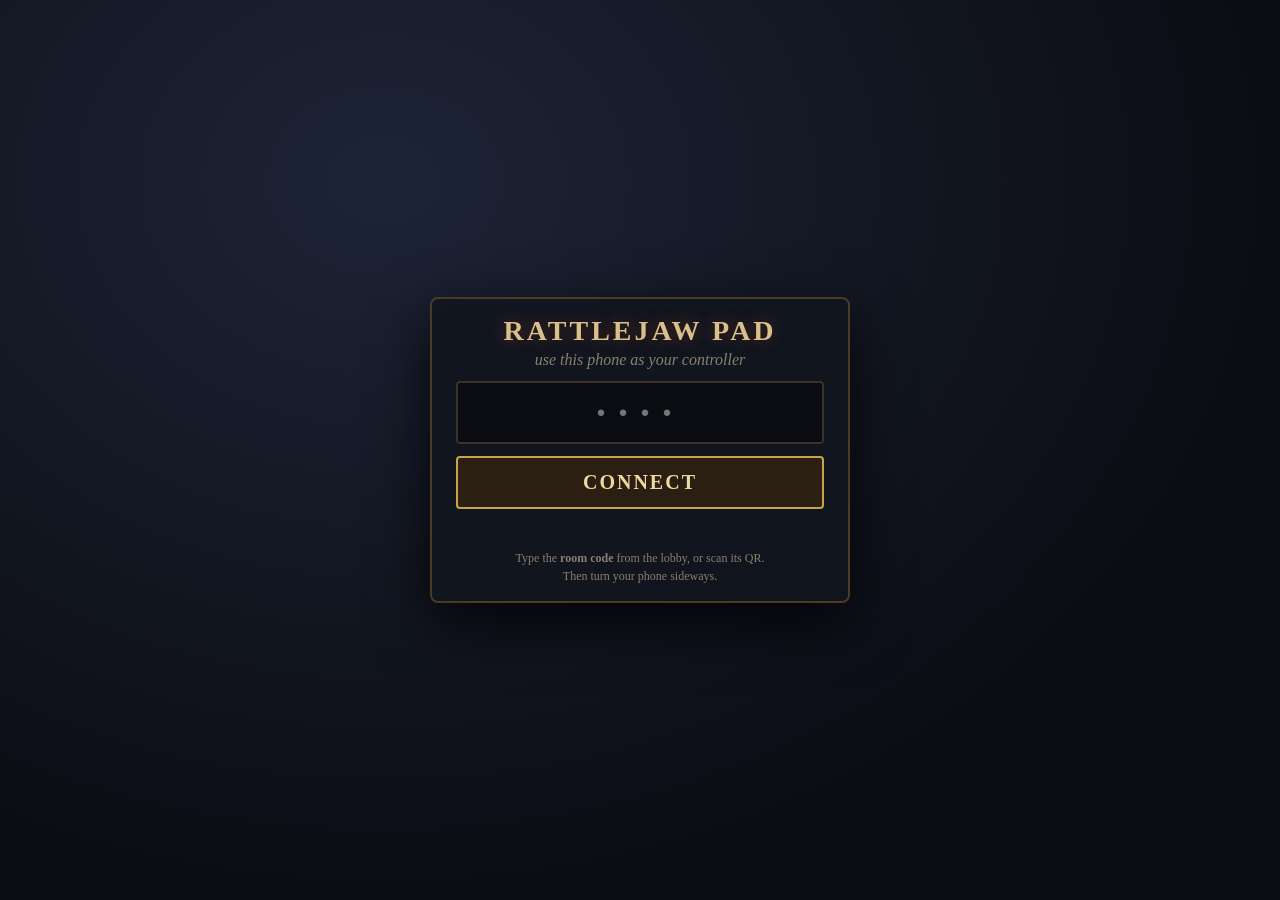
<file: railpad.html>
<!DOCTYPE html>
<html lang="en"><head><meta charset="utf-8">
<meta name="viewport" content="width=device-width,initial-scale=1,maximum-scale=1,user-scalable=no,viewport-fit=cover">
<meta name="theme-color" content="#0b0d14"><meta name="apple-mobile-web-app-capable" content="yes"><meta name="mobile-web-app-capable" content="yes">
<meta name="apple-mobile-web-app-status-bar-style" content="black-translucent"><meta name="apple-mobile-web-app-title" content="Rattlejaw Pad">
<title>Rattlejaw Rails · phone controller</title>
<link rel="stylesheet" href="ui.css">
<style>
 /* LAYOUT ONLY. Looks come from ui.css (the design system). */
 *{-webkit-tap-highlight-color:transparent;user-select:none;-webkit-user-select:none;-webkit-touch-callout:none}
 html,body{touch-action:none;overscroll-behavior:none;background:radial-gradient(ellipse at 30% 20%,#1d2436 0,#0b0d14 70%)}
 #join{position:fixed;inset:0;display:flex;align-items:center;justify-content:center;padding:var(--sp-4)} #join .ui-panel{width:min(420px,94vw);text-align:center;padding:var(--sp-4) var(--sp-5)}
 #join .ui-title{font-size:var(--fs-xl)} #join .ui-tag{margin-bottom:var(--sp-3)}
 #pad{position:fixed;inset:0;display:none}
 #stickZone{position:absolute;left:0;top:0;bottom:0;width:46%} #lookZone{position:absolute;right:0;top:0;bottom:0;width:54%}
 #lookZone .tip{position:absolute;left:12%;top:42%;color:#ffffff22;font-size:var(--fs-md);letter-spacing:2px;pointer-events:none}
 .base{position:fixed;width:150px;height:150px;margin:-75px;border-radius:50%;border:3px solid #ffffff30;background:radial-gradient(#ffffff10,#ffffff04);pointer-events:none;transition:opacity .2s}
 .knob{position:absolute;left:50%;top:50%;width:66px;height:66px;margin:-33px;border-radius:50%;background:radial-gradient(circle at 35% 30%,#6a6a72,#2a2a30);border:3px solid #ffffff40;box-shadow:0 6px 14px #000a}
 #stickHint{position:fixed;color:#ffffff40;font-size:var(--fs-xs);letter-spacing:1px;text-align:center;width:160px;margin-left:-80px;pointer-events:none}
 #faces{position:absolute;right:calc(3vw + env(safe-area-inset-right));bottom:calc(6vh + 22px + env(safe-area-inset-bottom));width:240px;height:240px}
 #faces .ui-round{position:absolute} #faces .lb{position:absolute;top:84px;left:50%;transform:translateX(-50%);font:var(--fs-xs) var(--font);white-space:nowrap;color:#d8ceb8;text-shadow:0 1px 3px #000}
 #faces .t{left:80px;top:0} #faces .o{left:160px;top:80px} #faces .x{left:80px;top:160px} #faces .s{left:0;top:80px}
 #faces .t .lb,#faces .o .lb,#faces .s .lb{top:auto;bottom:84px}
 #top{position:absolute;left:0;right:0;top:calc(6px + env(safe-area-inset-top));text-align:center;pointer-events:none}
 #hint{display:inline-block;min-height:1.2em} #hint:empty{display:none}
 #stat{display:inline-flex;align-items:center;gap:10px;font:var(--fs-xs) var(--font-ui);margin-bottom:5px} #stat:empty{display:none}
 .hp{display:inline-block;width:86px;height:8px;background:#222;border-radius:var(--r-sm);overflow:hidden;vertical-align:middle} .hp i{display:block;height:100%;width:100%;background:linear-gradient(90deg,var(--c-good-solid),#9aef6a);transition:width .3s}
 #warnP{color:#ff9a8a;font-size:var(--fs-md);margin-top:5px;text-shadow:0 0 8px #f00c;animation:ui-blink 1s infinite} #warnP:empty{display:none}
 #glow{position:absolute;inset:0;pointer-events:none;box-shadow:inset 0 0 70px 14px #ff1a0aa0;display:none;animation:ui-blink 1s infinite} body.danger #glow{display:block}
 #status{position:absolute;left:calc(12px + env(safe-area-inset-left));top:calc(8px + env(safe-area-inset-top));font-size:var(--fs-xs);color:var(--c-text-faint);letter-spacing:2px}
 #status i{display:inline-block;width:9px;height:9px;border-radius:50%;background:var(--c-good-solid);margin-right:6px;box-shadow:0 0 8px var(--c-good-solid)}
 #gear{position:absolute;right:calc(10px + env(safe-area-inset-right));top:calc(8px + env(safe-area-inset-top));z-index:3}
 #vdock{position:absolute;left:calc(12px + env(safe-area-inset-left));top:calc(30px + env(safe-area-inset-top));display:flex;gap:10px;z-index:3}
 #set,#vp,#who{position:fixed;align-items:center;justify-content:center;z-index:6}
 .dlg{width:min(520px,92vw);text-align:left;padding:var(--sp-4) var(--sp-5)}
 .dlg .acts{display:flex;gap:10px;margin-top:var(--sp-3)} .dlg .acts .ui-btn{flex:1}
 .pr .nm{display:flex;align-items:center;gap:var(--sp-2);min-width:0} .pr .dot{width:12px;height:12px;border-radius:50%;flex:none} .pr .sp{color:var(--c-good);opacity:0;font-size:var(--fs-xs)} .pr .sp.on{opacity:1;animation:ui-blink .6s infinite}
 body.left #stickZone{left:auto;right:0} body.left #lookZone{right:auto;left:0} body.left #lookZone .tip{left:auto;right:14%}
 body.left #faces{right:auto;left:calc(3vw + env(safe-area-inset-left))}
 body.left #vdock{left:auto;right:calc(12px + env(safe-area-inset-right));top:calc(62px + env(safe-area-inset-top))}
 #rotate{position:fixed;inset:0;display:none;align-items:center;justify-content:center;flex-direction:column;background:#0b0d14;z-index:9;font-size:22px;text-align:center;padding:20px}
 #rotate b{font-size:60px;display:block;animation:spin 2s ease-in-out infinite} @keyframes spin{50%{transform:rotate(90deg)}}
 @media (orientation:portrait){ body.playing #rotate{display:flex} }
</style></head><body>
<div id="join"><div class="ui-panel">
  <h1 class="ui-title">RATTLEJAW PAD</h1><div class="ui-tag">use this phone as your controller</div>
  <input class="ui-input code" id="code" inputmode="numeric" maxlength="4" placeholder="····" autocomplete="off">
  <button class="ui-btn block" id="go">CONNECT</button><div class="ui-err" id="err"></div>
  <div class="ui-note">Type the <b>room code</b> from the lobby, or scan its QR.<br>Then turn your phone sideways.</div>
</div></div>
<div id="pad">
  <div id="stickZone"><div class="base" id="base"><div class="knob" id="knob"></div></div><div id="stickHint">move</div></div>
  <div id="lookZone"><div class="tip">drag to look</div></div>
  <div id="faces">
    <div class="ui-round big ui-t t" data-k="t">△<span class="lb"></span></div>
    <div class="ui-round big ui-s s" data-k="s">□<span class="lb"></span></div>
    <div class="ui-round big ui-o o" data-k="o">○<span class="lb"></span></div>
    <div class="ui-round big ui-x x" data-k="x">✕<span class="lb"></span></div>
  </div>
  <div id="vdock"><button class="ui-round off" id="vMic" aria-label="microphone">🎤</button><button class="ui-round on" id="vSnd" aria-label="sound">🔊</button><button class="ui-round" id="vPpl" aria-label="players">👥<i id="vCnt"></i></button></div>
  <div id="glow"></div>
  <div id="top"><div id="stat" class="ui-pill"></div><div><span id="hint" class="ui-pill gold"></span></div><div id="warnP"></div></div>
  <button id="gear" class="ui-round" aria-label="settings">⚙️</button>
  <div id="status"><i></i>CONNECTED</div>
</div>
<div id="who" class="ui-scrim" style="background:#05070bf0"><div class="ui-panel dlg">
  <h2 class="ui-h2">WHO ARE YOU?</h2><div class="ui-note" style="margin:0 0 var(--sp-3)">Pick your player. This phone becomes your controller.</div>
  <div id="whoList"></div><div class="ui-err" id="whoErr"></div>
</div></div>
<div id="set" class="ui-scrim"><div class="ui-panel dlg">
  <h2 class="ui-h2">SETTINGS</h2>
  <div class="ui-row"><span>Look speed</span><div class="ui-seg" data-k="look"><b data-v=".6">Slow</b><b data-v="1">Normal</b><b data-v="1.6">Fast</b></div></div>
  <div class="ui-row"><span>Invert look up / down</span><div class="ui-toggle" data-k="inv"></div></div>
  <div class="ui-row"><span>Left-handed (swap sides)</span><div class="ui-toggle" data-k="left"></div></div>
  <div class="ui-row"><span>Tilt the phone to aim the gun</span><div class="ui-toggle" data-k="tilt"></div></div>
  <div class="acts"><button class="ui-btn" id="setDone">DONE</button><button class="ui-btn danger" id="disc">DISCONNECT</button></div>
</div></div>
<div id="vp" class="ui-scrim"><div class="ui-panel dlg">
  <h2 class="ui-h2">VOICE CHAT</h2>
  <div id="vlist"></div>
  <div class="ui-note">🔊 Hear = you listen to them &nbsp;·&nbsp; 🎤 Talk = they hear you</div><div class="ui-err" id="verr"></div>
  <div class="acts"><button class="ui-btn" id="vpDone">DONE</button></div>
</div></div>
<div id="rotate"><b>📱</b>Turn your phone sideways</div>
<script src="vendor/peerjs.min.js"></script>
<script src="netlink.js"></script>
<script src="voice.js"></script>
<script>
const $=id=>document.getElementById(id);
NetLink.setPrefix('pdw-webgames-rails-');   // same code as the lobby: the phone joins the ROOM
let conn=null;
const S={lx:0,ly:0,dx:0,dy:0,b:{x:false,o:false,s:false,t:false},c:{x:0,o:0,s:0,t:0}};
const q=new URLSearchParams(location.search); $('code').value=q.get('code')||localStorage.getItem('railpad-code')||'';
// settings (saved on this phone)
const SET=Object.assign({look:1,inv:false,left:false,tilt:false},JSON.parse(localStorage.getItem('railpad-set')||'{}'));
function applySet(){ document.body.classList.toggle('left',SET.left); document.querySelectorAll('.ui-seg b').forEach(b=>b.classList.toggle('on',+b.dataset.v===SET.look)); document.querySelectorAll('.ui-toggle').forEach(t=>t.classList.toggle('on',!!SET[t.dataset.k])); localStorage.setItem('railpad-set',JSON.stringify(SET)); if(stickId===null&&$('pad').style.display==='block') placeBase(); }
document.querySelectorAll('.ui-seg b').forEach(b=>b.onclick=()=>{ SET.look=+b.dataset.v; applySet(); });
document.querySelectorAll('.ui-toggle').forEach(t=>t.onclick=async()=>{ const k=t.dataset.k; SET[k]=!SET[k];
  if(k==='tilt'&&SET.tilt&&typeof DeviceMotionEvent!=='undefined'&&DeviceMotionEvent.requestPermission){ try{ if(await DeviceMotionEvent.requestPermission()!=='granted') SET.tilt=false; }catch(e){ SET.tilt=false; } } applySet(); });
$('gear').onclick=()=>{ $('set').style.display='flex'; }; $('setDone').onclick=()=>{ $('set').style.display='none'; };
$('disc').onclick=()=>{ wantConn=false; Voice.stop(); try{ conn&&conn.close(); }catch(e){} conn=null; $('set').style.display='none'; $('pad').style.display='none'; $('join').style.display='flex'; document.body.classList.remove('playing','danger'); $('go').disabled=false; $('err').textContent=''; };
// keep the screen awake while playing
let wake=null; async function keepAwake(){ try{ if(!wake&&navigator.wakeLock) { wake=await navigator.wakeLock.request('screen'); wake.addEventListener('release',()=>{ wake=null; }); } }catch(e){} }
document.addEventListener('visibilitychange',()=>{ if(document.visibilityState==='visible'){ if(conn) keepAwake(); else if(wantConn) retry(); } });
let wantConn=false, lastCode='', retryT=null;
function setStatus(ok,text){ $('status').innerHTML=`<i style="background:${ok?'#3ac05a':'#e0a030'};box-shadow:0 0 8px ${ok?'#3ac05a':'#e0a030'}"></i>${text}`; }
function retry(){ clearTimeout(retryT); if(!wantConn||conn) return; setStatus(false,'RECONNECTING…'); NetLink.join(lastCode,{ onOpen:opened, onError:()=>{ retryT=setTimeout(retry,2000); } }); }
function connect(){ const code=$('code').value.replace(/\D/g,''); if(code.length!==4){ $('err').textContent='Type the 4-digit phone code'; return; }
  $('err').textContent='Connecting…'; $('go').disabled=true;
  lastCode=code; wantConn=true; localStorage.setItem('railpad-code',code);
  NetLink.join(code,{ onOpen:c=>{ opened(c); try{ document.documentElement.requestFullscreen?.()?.catch?.(()=>{}); screen.orientation?.lock?.("landscape")?.catch?.(()=>{}); }catch(e){} },
    onError:e=>{ $('err').textContent=e; $('go').disabled=false; wantConn=false; } }); }
let pickId=(q.get('p')!==null&&/^\d$/.test(q.get('p')))?+q.get('p'):null;   // scanned from a player's own screen: already knows who it is
function showWho(list){ $('whoErr').textContent=''; $('whoList').innerHTML=list.map(p=>`<button class="ui-btn alt block" data-id="${p.id}" ${p.taken?'disabled':''} style="text-align:left;border-left:8px solid ${p.color}"><span style="color:${p.color}">●</span> ${p.name}${p.taken?' <small class="ui-faint">(has a phone)</small>':''}</button>`).join(''); $('who').style.display='flex'; }
$('whoList').addEventListener('click',e=>{ const b=e.target.closest('button[data-id]'); if(b&&conn){ pickId=+b.dataset.id; conn.send({t:'padpick',id:pickId}); } });
function enterPad(){ $('who').style.display='none'; $('join').style.display='none'; $('pad').style.display='block'; document.body.classList.add('playing'); placeBase(); applySet(); setStatus(true,'CONNECTED'); keepAwake(); }
function opened(c){ conn=c; setStatus(false,'JOINING…'); c.send({t:'padhello'});
  c.on('data',onMsg); c.on('close',()=>{ if(conn!==c) return; conn=null; Voice.stop(); renderVoice(Voice.st); document.body.classList.remove('danger'); if(wantConn){ setStatus(false,'RECONNECTING…'); retryT=setTimeout(retry,1500); } }); }
$('go').onclick=connect; $('code').addEventListener('keydown',e=>{ if(e.key==='Enter') connect(); });
if(q.get('code')&&q.get('code').length===4) setTimeout(connect,300);
// ---------- what the game says the buttons do right now ----------
let mode='move', vPlayers=[];
function onMsg(m){
  if(m.t==='padlist'){ const free=m.players.filter(p=>!p.taken); if(pickId!=null&&m.players.some(p=>p.id===pickId&&!p.taken)) conn.send({t:'padpick',id:pickId}); else if(free.length===1) { pickId=free[0].id; conn.send({t:'padpick',id:pickId}); } else { $('join').style.display='none'; showWho(m.players); } return; }
  if(m.t==='padok'){ enterPad(); return; }
  if(m.t==='padno'){ pickId=null; $('whoErr').textContent=m.why||''; if($('who').style.display!=='flex'&&conn) conn.send({t:'padhello'}); return; }
  if(m.t==='padgone'){ pickId=null; $('pad').style.display='none'; document.body.classList.remove('playing','danger'); conn&&conn.send({t:'padhello'}); return; }
  if(m.t==='plist'){ $('stat').innerHTML=m.started?'':m.players.map(p=>`<span style="color:${p.c}">${p.me?'● ':''}${p.n}${p.r?' ✓':''}</span>`).join(' &nbsp; '); return; }
  if(m.t==='voice'){ if(m.stop){ Voice.stop(); vPlayers=[]; renderVoice(Voice.st); return; } vPlayers=m.players||[];
    Voice.init({me:m.me,send:(to,d)=>conn&&conn.send({t:'vsig',to,d}),onState:renderVoice}); Voice.setPlayers(vPlayers); }
  if(m.t==='vsig') Voice.signal(m.from,m.d); if(m.t==='stat'){ $('stat').innerHTML=`<span class="hp"><i style="width:${Math.round(Math.max(0,Math.min(1,m.hp))*100)}%"></i></span><span>🔩 ${m.scrap}</span>`+(m.ammo!=null?`<span>🔫 ${m.ammo}</span>`:'')+(m.mis!=null?`<span>🚀 ${m.mis}</span>`:'')+`<span>🪵 ${m.rails}/${m.rmax}</span>`;
    $('warnP').textContent=m.warn||''; document.body.classList.toggle('danger',!!m.warn); }
  if(m.t==='ui'){ mode=m.stick||'move'; for(const k of ['x','o','s','t']){ const el=document.querySelector('#faces .'+k); el.querySelector('.lb').textContent=m.labels[k]||''; el.classList.toggle('dim',!m.labels[k]); }
    $('hint').textContent=m.hint||''; $('stickHint').textContent=m.stick||'move'; }
  if(m.t==='buzz') navigator.vibrate?.(m.ms||40); }
// ---------- voice circles + player list ----------
let lastSp='';
function renderVoice(st){
  const talking=Object.keys(st.speaking).some(k=>st.speaking[k]&&+k!==st.me), mine=st.speaking[st.me];
  $('vMic').className='ui-round '+(st.mic?'on':'off')+(mine?' talk':''); $('vSnd').className='ui-round '+(st.snd?'on':'off')+(talking&&st.snd?' talk':'');
  $('vPpl').className='ui-round'+(talking?' talk':''); $('vCnt').textContent=vPlayers.length||'';
  $('verr').textContent=st.micErr||'';
  if($('vp').style.display==='flex') $('vlist').innerHTML=vPlayers.length?vPlayers.map(p=>`<div class="ui-row pr"><span class="nm"><span class="dot" style="background:${p.color}"></span><span style="overflow:hidden;text-overflow:ellipsis">${p.name}</span><span class="sp ${st.speaking[p.id]?'on':''}">● talking</span></span><span><span class="ui-chipbtn ${st.hear[p.id]!==false?'on':''}" data-id="${p.id}" data-k="hear">🔊 Hear</span><span class="ui-chipbtn ${st.talk[p.id]!==false?'on':''}" data-id="${p.id}" data-k="talk">🎤 Talk</span></span></div>`).join(''):'<div class="ui-note" style="font-size:15px;margin:14px 0">No other players yet. Voice starts when friends join the room.</div>';
  const sp=JSON.stringify([st.mic,st.snd,Object.keys(st.speaking).filter(k=>st.speaking[k])]); if(conn&&sp!==lastSp){ lastSp=sp; conn.send({t:'vstate',mic:st.mic,snd:st.snd,speaking:Object.keys(st.speaking).filter(k=>st.speaking[k]).map(Number),err:st.micErr}); } }
$('vMic').onclick=()=>{ if(!Voice.st.up){ $('verr').textContent=''; renderVoice(Voice.st); $('vp').style.display='flex'; renderVoice(Voice.st); return; } Voice.setMic(!Voice.st.mic); };
$('vSnd').onclick=()=>Voice.setSnd(!Voice.st.snd);
$('vPpl').onclick=()=>{ $('vp').style.display='flex'; renderVoice(Voice.st); };
$('vpDone').onclick=()=>{ $('vp').style.display='none'; };
$('vlist').addEventListener('click',e=>{ const t=e.target.closest('.ui-chipbtn'); if(!t) return; const id=+t.dataset.id; if(t.dataset.k==='hear') Voice.setHear(id,Voice.st.hear[id]===false); else Voice.setTalk(id,Voice.st.talk[id]===false); });
// ---------- touch handling: left = floating joystick, right = look, face buttons ----------
const R=62, base=$('base'), knob=$('knob'); let stickId=null, cx=0, cy=0; const looks=new Map();
function placeBase(){ cx=SET.left?innerWidth-Math.min(innerWidth*.2,170):Math.min(innerWidth*.2,170); cy=innerHeight*.68; base.style.left=cx+'px'; base.style.top=cy+'px'; base.style.opacity=.5; $('stickHint').style.left=cx+'px'; $('stickHint').style.top=(cy+84)+'px'; knob.style.transform=''; }
function btn(k,v){ if(S.b[k]===v) return; S.b[k]=v; if(v){ S.c[k]++; navigator.vibrate?.(12); } document.querySelector('#faces .'+k).classList.toggle('pressed',v); send(true); }
const btnOf=new Map();
addEventListener('pointerdown',e=>{ if($('pad').style.display!=='block'||$('set').style.display==='flex'||$('vp').style.display==='flex'||(e.target.closest&&(e.target.closest('#gear')||e.target.closest('.ui-round:not(.big)')))) return; const fb=e.target.closest&&e.target.closest('#faces .big');
  if(fb){ btnOf.set(e.pointerId,fb.dataset.k); btn(fb.dataset.k,true); e.preventDefault(); return; }
  if(SET.left?e.clientX>innerWidth*.54:e.clientX<innerWidth*.46){ if(stickId===null){ stickId=e.pointerId; cx=e.clientX; cy=e.clientY; base.style.left=cx+'px'; base.style.top=cy+'px'; base.style.opacity=1; } }
  else looks.set(e.pointerId,{x:e.clientX,y:e.clientY}); e.preventDefault(); },{passive:false});
addEventListener('pointermove',e=>{ if(e.pointerId===stickId){ let dx=e.clientX-cx, dy=e.clientY-cy; const d=Math.hypot(dx,dy); if(d>R){ dx*=R/d; dy*=R/d; } knob.style.transform=`translate(${dx}px,${dy}px)`; S.lx=dx/R; S.ly=dy/R; }
  const l=looks.get(e.pointerId); if(l){ S.dx+=(e.clientX-l.x)*SET.look; S.dy+=(e.clientY-l.y)*SET.look*(SET.inv?-1:1); l.x=e.clientX; l.y=e.clientY; }
  if(btnOf.has(e.pointerId)){ const el=document.elementFromPoint(e.clientX,e.clientY), fb=el&&el.closest('#faces .big'), k=btnOf.get(e.pointerId); if(!fb||fb.dataset.k!==k){ btn(k,false); btnOf.delete(e.pointerId); } } e.preventDefault(); },{passive:false});
function up(e){ if(e.pointerId===stickId){ stickId=null; S.lx=S.ly=0; placeBase(); } looks.delete(e.pointerId); if(btnOf.has(e.pointerId)){ btn(btnOf.get(e.pointerId),false); btnOf.delete(e.pointerId); } }
addEventListener('pointerup',up); addEventListener('pointercancel',up); addEventListener('resize',()=>{ if(stickId===null) placeBase(); });
document.addEventListener('contextmenu',e=>e.preventDefault()); document.addEventListener('gesturestart',e=>e.preventDefault());
// ---------- send ~30 times a second (and right away when a button changes) ----------
let lastSend=0; function send(now){ if(!conn) return; const t=performance.now(); if(!now&&t-lastSend<33) return; lastSend=t;
  conn.send({t:'pad',lx:+S.lx.toFixed(3),ly:+S.ly.toFixed(3),dx:Math.round(S.dx),dy:Math.round(S.dy),b:{...S.b},c:{...S.c}}); S.dx=S.dy=0; }
setInterval(()=>send(false),33);
// tilt to aim: only while on the gun (the game says the stick 'aim')
addEventListener('devicemotion',e=>{ if(!SET.tilt||mode!=='aim'||!e.rotationRate) return; const r=e.rotationRate, dt=!e.interval?.016:e.interval>1?e.interval/1000:e.interval, a=(screen.orientation?.angle??window.orientation??90), sg=(a===270||a===-90)?-1:1;
  S.dx+=-(r.beta||0)*sg*dt*2.8*SET.look; S.dy+=-(r.gamma||0)*sg*dt*2.8*SET.look*(SET.inv?-1:1); });
applySet();
</script></body></html>
</file>
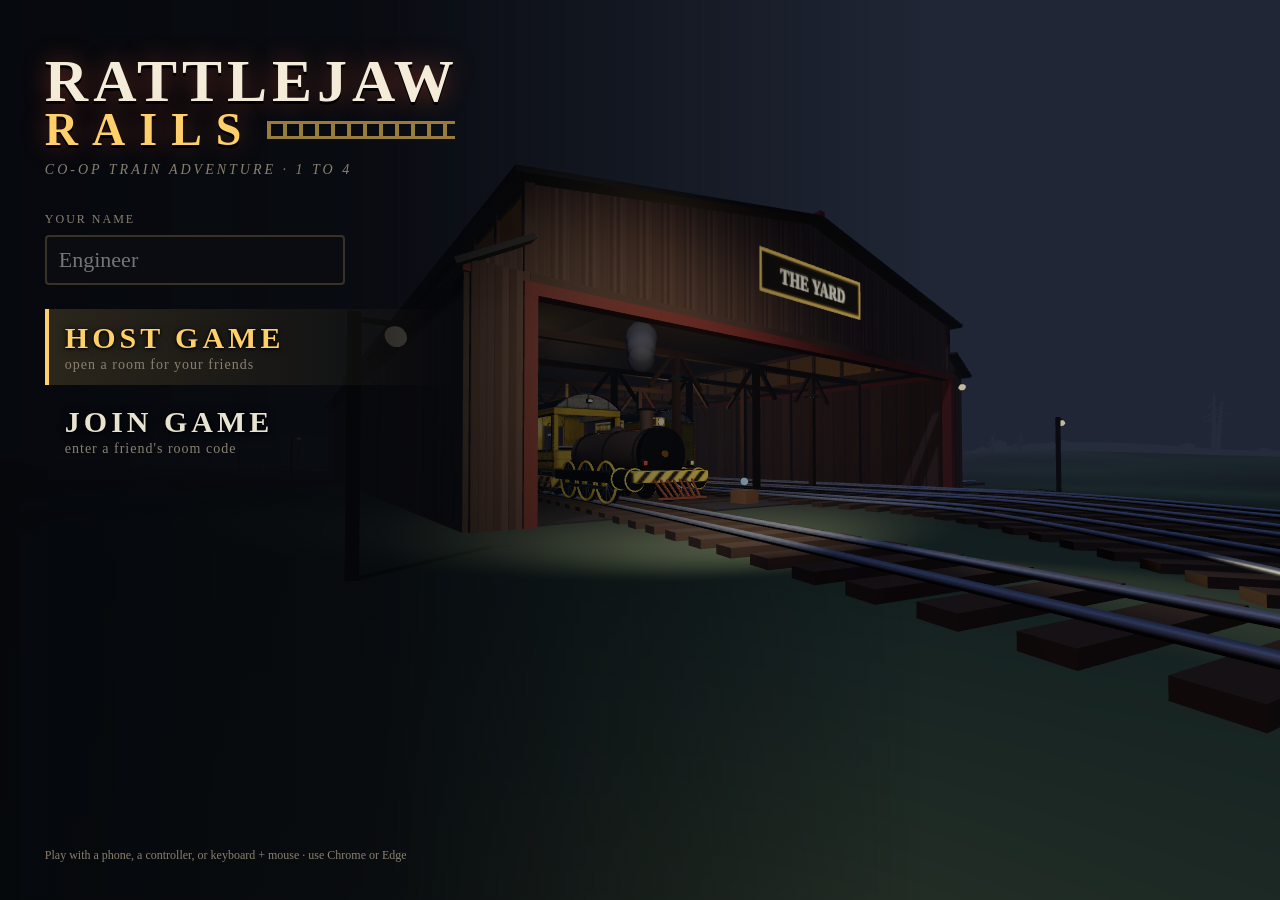
<file: rails.html>
<!DOCTYPE html>
<html lang="en"><head><meta charset="utf-8"><meta name="viewport" content="width=device-width,initial-scale=1">
<title>Rattlejaw Rails (co-op)</title>
<link rel="stylesheet" href="ui.css">
<style>
 /* LAYOUT ONLY: where things go. How things look lives in ui.css (the design system). */
 /* title + join: logo and menu on the left, the 3D Yard scene shows on the right */
 #menu,#joinScreen{justify-content:flex-start;background:linear-gradient(90deg,#05070bf2 0,#05070bd6 30%,#05070b66 52%,#05070b00 72%)}
 .fe-side{width:min(500px,94cqw);height:100%;box-sizing:border-box;padding:6cqh 3.5cqw 4cqh;display:flex;flex-direction:column;justify-content:center;overflow:auto}
 .fe-side .ui-field{margin-top:var(--sp-5)} .fe-foot{margin-top:auto;text-align:left}
 #code4{display:flex;gap:var(--sp-2)}
 /* lobby: crew stands on pads in the middle; cards left and right; hints at the bottom */
 #lobby{background:linear-gradient(90deg,#05070b99 0,#05070b00 30%,#05070b00 70%,#05070b99 100%),linear-gradient(0deg,#05070bb0 0,#05070b00 18%)}
 .lb-top{position:absolute;left:3cqw;right:3cqw;top:2.5cqh;display:flex;align-items:center;gap:var(--sp-4)} .lb-top .sp{flex:1}
 .lb-left{position:absolute;left:3cqw;top:14cqh;width:min(300px,25cqw);display:flex;flex-direction:column;gap:var(--sp-3);max-height:78cqh;overflow:auto}
 .lb-right{position:absolute;right:3cqw;top:14cqh;width:min(262px,22cqw);display:flex;flex-direction:column;gap:var(--sp-3);max-height:78cqh;overflow:auto}
 #roomQr{display:flex;align-items:center;gap:var(--sp-3)} #roomQr img{width:96px;height:96px;border-radius:var(--r-sm);background:#fff;padding:3px;flex:none}
 #localCards{display:flex;flex-direction:column;gap:var(--sp-2)} #localCards .ui-card{padding:var(--sp-2)} #nameplates{position:absolute;inset:0;pointer-events:none} #nameplates .ui-plus{pointer-events:auto}
 .lb-left .ui-row,.lb-right .ui-row{padding:6px 0} .padInfo{text-align:left;overflow:hidden;font-size:var(--fs-sm);line-height:1.4;color:var(--c-text-dim)}
 #hud{position:absolute;inset:0;pointer-events:none;display:none}
 #cross{position:absolute;left:50%;top:50%;width:5px;height:5px;margin:-2.5px;border-radius:50%;background:#fffa;box-shadow:0 0 3px #000}
 #ammo{position:absolute;left:50%;top:calc(50% + 18px);transform:translateX(-50%);font-size:var(--fs-xs);color:#ffe7b0;display:none}
 #prompt{position:absolute;left:50%;bottom:64px;transform:translateX(-50%);font-size:var(--fs-md);color:#fff;display:none;white-space:nowrap}
 #mission{position:absolute;left:50%;top:14px;transform:translateX(-50%);text-align:center;max-width:72cqw}
 #mMain{font-size:17px;color:var(--c-text-strong)} #mSide{font-size:var(--fs-sm);color:var(--c-warn);margin-top:2px}
 #feed{position:absolute;right:18px;top:14px;text-align:right;font-size:var(--fs-sm);line-height:1.6;max-width:40cqw}
 #feed div{animation:ui-fadeout 4.5s forwards}
 #warn{position:absolute;left:50%;top:62px;transform:translateX(-50%);color:#ffd0c0;font-size:var(--fs-md);letter-spacing:1px;display:none;animation:ui-blink 1.2s infinite}
 #boss{position:absolute;left:50%;top:92px;transform:translateX(-50%);width:min(520px,64cqw);display:none;color:#ffd0c0;font-size:var(--fs-sm)}
 #stats{position:absolute;left:18px;bottom:16px;font-size:var(--fs-sm);color:var(--c-text-strong)} #stats .ui-bar{width:190px} #inv{margin-top:5px;word-spacing:2px}
 #speed{position:absolute;right:20px;bottom:16px;text-align:right;display:none;color:var(--c-text-strong)} #spd{font-size:var(--fs-xl);font-weight:bold} #speed .ui-bar{width:150px}
 #help{position:absolute;left:50%;bottom:100px;transform:translateX(-50%);font-size:var(--fs-sm);color:var(--c-text);white-space:nowrap;transition:opacity 1s}
 #mark{position:absolute;transform:translate(-50%,-130%);display:none;padding-left:6px}
 #hints{position:absolute;left:50%;bottom:20px;transform:translateX(-50%);font-size:var(--fs-sm);white-space:nowrap;display:none} #hints .hi{margin:0 9px} #hints .stk{color:#cfc6b0}
 #talk{position:absolute;left:18px;top:14px;font-size:var(--fs-sm);color:#9fe;line-height:1.5} #talk .me{color:var(--c-gold-hi)}
 #regionTitle{position:absolute;left:50%;top:28%;transform:translateX(-50%);font-size:34px;letter-spacing:8px;color:#e8d4a0;opacity:0;white-space:nowrap}
 #regionTitle.show{animation:regionIn 4s forwards}
 @keyframes regionIn{0%{opacity:0;letter-spacing:14px}15%{opacity:1}75%{opacity:1}100%{opacity:0;letter-spacing:8px}}
 #clickToPlay{position:absolute;left:50%;top:40%;transform:translate(-50%,-50%);font-size:22px;padding:12px 24px;display:none;pointer-events:auto;cursor:pointer;text-shadow:none}
 #shop{position:absolute;right:2cqw;top:50%;transform:translateY(-50%);width:min(600px,56cqw);display:none}
 #shopHint{margin-top:var(--sp-2)} #shopList{max-height:62cqh;overflow:auto}
 #hud.shopping>*:not(#shop):not(#feed){display:none!important}
 @container (max-width:700px){ #mMain{font-size:14px} #mSide{font-size:12px} #feed{font-size:12px} #stats{font-size:12px;left:10px;bottom:8px} #stats .ui-bar{width:120px} #speed{right:10px;bottom:8px} #spd{font-size:20px} #hints{font-size:12px;bottom:34px} #help{display:none} #mark{font-size:13px} #regionTitle{font-size:22px;letter-spacing:5px} }
 @container (max-height:420px){ #mission{top:6px} #warn{top:44px} #boss{top:66px} #clickToPlay{font-size:16px;padding:8px 14px} }

 /* the STAGE is this player's window: the whole screen alone, or a half / quarter when people share a screen */
 html,body{background:#000}
 #stage{position:fixed;left:var(--sx,0px);top:var(--sy,0px);width:var(--sw,100vw);height:var(--sh,100vh);overflow:hidden;container-type:size;background:var(--c-bg)}
 .pane{position:fixed;border:0;background:#000;pointer-events:none}
</style></head><body>
<div id="stage">
<div id="menu" class="ui-screen" style="display:flex"><div class="fe-side">
  <div class="ui-logo"><div class="l1">RATTLEJAW</div><div class="l2">RAILS</div><div class="l3">CO-OP TRAIN ADVENTURE · 1 TO 4</div></div>
  <div class="ui-field"><label class="ui-label">YOUR NAME</label><input class="ui-input" id="name" maxlength="14" placeholder="Engineer" style="max-width:300px"></div>
  <nav class="ui-menu" id="mainMenu">
    <button class="ui-menu-item sel" id="hostBtn">HOST GAME<small>open a room for your friends</small></button>
    <button class="ui-menu-item" id="joinOpen">JOIN GAME<small>enter a friend's room code</small></button>
  </nav>
  <div class="ui-err" id="menuErr" style="text-align:left"></div>
  <div class="fe-foot ui-note" style="text-align:left">Play with a phone, a controller, or keyboard + mouse · use Chrome or Edge</div>
</div></div>
<div id="joinScreen" class="ui-screen"><div class="fe-side">
  <div class="ui-logo sm"><div class="l1">RATTLEJAW</div><div class="l2">RAILS</div></div>
  <h2 class="ui-h2" style="text-align:left;margin-top:var(--sp-6)">JOIN GAME</h2>
  <label class="ui-label">ROOM CODE</label>
  <input class="ui-input code" id="joinCode" inputmode="numeric" maxlength="4" placeholder="····" autocomplete="off" style="max-width:300px;text-align:left">
  <div class="ui-note" style="text-align:left">Ask the host for the 4-digit room code. It is shown in their lobby.</div>
  <div class="ui-err" id="joinErr" style="text-align:left"></div>
  <div class="ui-hrow" style="max-width:300px;margin-top:var(--sp-3)"><button class="ui-btn" id="joinBtn">JOIN</button><button class="ui-btn alt" id="joinBack">BACK</button></div>
  <div class="fe-foot ui-note" style="text-align:left"><span class="ui-glyph ui-x">✕</span>join &nbsp; <span class="ui-glyph ui-o">○</span>back</div>
</div></div>
<div id="lobby" class="ui-screen">
  <div class="lb-top"><div class="ui-logo sm"><div class="l1">RATTLEJAW</div><div class="l2">RAILS</div></div><div class="sp"></div><span id="code" hidden>····</span><button class="ui-btn alt sm" id="leaveBtn">‹ LEAVE</button></div>
  <div class="lb-left">
    <div class="ui-card"><label class="ui-label">CO-OP RUN</label><div class="ui-card-title">CONNECT THE ISLAND</div><div class="ui-note" style="text-align:left;margin-top:0" id="lobbyHint">25 stations · bring everyone home</div>
      <div id="saveRow" class="ui-row" style="display:none;margin-top:var(--sp-3)"><div class="tx" style="font-size:var(--fs-sm)"><b>New game</b><br><small id="saveInfo">erases your saved game</small></div><input type="checkbox" id="newSave" class="ui-check"></div>
      <div id="outfitRow" style="display:flex;align-items:center;justify-content:space-between;gap:12px;margin:var(--sp-4) 0 var(--sp-2)"><button class="ui-btn alt sm ob" data-d="-1">◀</button><div style="text-align:center;flex:1"><div class="ui-label" style="margin:0">YOUR OUTFIT</div><b id="outfitName" style="font-size:20px">…</b></div><button class="ui-btn alt sm ob" data-d="1">▶</button></div>
      <button class="ui-btn go big block" id="readyBtn">READY</button>
      <button class="ui-btn alt sm block" id="addLocal" style="display:none">＋ ADD A PLAYER ON THIS SCREEN</button>
      <button id="startBtn" class="ui-btn alt block" style="display:none">▶ START GAME</button>
      <div class="ui-err" id="lobbyErr"></div></div>
  </div>
  <div class="lb-right">
    <div class="ui-card" id="roomCard"><label class="ui-label">📱 YOUR PHONE · SCAN TO USE IT AS YOUR CONTROLLER</label>
      <div style="text-align:center"><img id="roomQrImg" alt="" style="width:140px;height:140px;border-radius:4px;background:#fff;padding:4px"></div>
      <div class="padInfo" style="margin-top:var(--sp-2);text-align:center"></div>
      <div style="border-top:1px solid var(--c-line);margin:var(--sp-3) 0 var(--sp-2)"></div>
      <label class="ui-label" style="margin-top:0">FRIENDS JOIN WITH THIS CODE</label>
      <div class="ui-code" id="roomCode" style="font-size:38px;letter-spacing:8px;margin:0;text-align:center">····</div>
      <div class="ui-note">On their own screen: <b>JOIN GAME</b>, then type the code.</div></div>
    <div id="localCards"></div>
    <div class="ui-note" style="text-align:left">🎤 Voice chat: the mic circle on your phone, or press V on the keyboard</div>
  </div>
  <div id="nameplates"></div>
  <div class="ui-hintbar" id="lobbyKeys"></div>
</div>
<div id="hud" class="ui-hud"><div id="talk"></div><div id="cross"></div><div id="mark" class="ui-pill"></div><div id="hints"></div><div id="ammo"></div><div id="prompt"></div><div id="feed"></div><div id="regionTitle"></div>
  <div id="mission"><div id="mMain"></div><div id="mSide"></div></div>
  <div id="warn"></div>
  <div id="boss"><div style="display:flex;justify-content:space-between"><b>💀 RATTLEJAW</b><span id="bossPh"></span></div><div class="ui-bar boss"><i id="bossBar" style="width:100%"></i></div></div>
  <div id="stats"><div class="ui-bar good"><i id="hpBar" style="width:100%"></i></div><div id="inv"></div></div>
  <div id="shop" class="ui-panel hud"><div style="display:flex;justify-content:space-between;align-items:center"><b class="ui-gold" style="font-size:22px">🚂 YOUR TRAIN</b><span style="font-size:18px">🔩 <b id="shopScrap">0</b> team scrap</span></div>
    <div id="shopRoom" class="ui-faint" style="font-size:var(--fs-xs);margin-top:2px"></div><div id="shopWho" class="ui-dim" style="font-size:var(--fs-xs);margin-top:2px"></div><div id="shopWhere" style="font-size:var(--fs-xs);margin:4px 0 6px"></div><div id="shopList" class="ui-list"></div>
    <div id="shopHint" class="ui-note"></div><button id="shopClose" class="ui-btn alt sm" style="width:100%;margin-top:8px">CLOSE</button></div>
  <div id="speed"><span id="spd">0</span> km/h<div class="ui-bar"><i id="thrBar"></i></div></div>
  <div id="help"></div>
  <div id="clickToPlay" class="ui-pill gold">CLICK TO PLAY</div></div>
<div id="victory" class="ui-screen"><div class="ui-panel" style="text-align:center">
  <h1 class="ui-title md">THE ISLAND IS SAVED</h1><div class="ui-tag">Rattlejaw has been defeated and all 25 stations are connected.</div>
  <div id="vStats" style="font-size:19px;line-height:1.8;text-align:left;display:inline-block"></div>
  <div style="margin-top:18px;color:#9a8a70;letter-spacing:3px;font-size:12px">YOUR CREW</div><div id="vCrew" style="font-size:22px;margin:6px 0 4px"></div>
  <div class="ui-note">A game made for a brave young engineer 🚂</div>
  <button class="ui-btn block" onclick="document.getElementById('victory').style.display='none'">KEEP PLAYING (free play)</button></div></div>
</div>
<script src="vendor/peerjs.min.js"></script>
<script>window.SFX_NO_HINT=true;</script>
<script src="sound.js"></script>
<script src="input.js"></script>
<script src="netlink.js"></script>
<script src="vendor/qrcode.js"></script>
<script src="voice.js"></script>
<script type="importmap">{"imports":{"three":"./vendor/three.module.min.js"}}</script>
<script type="module">
import * as THREE from 'three';
import {buildTrain,DECK,GUN_Z,GUN_SHIFT,layout,WALKS,DOORZ,CARS,BLOCKS} from './train_model.js';
import {makeRattlejaw,makeGnawer} from './monsters.js';
import {A} from './rails_audio.js';
import {buildYard,YARD,slotSign} from './yard.js';
import {Crew,OUTFITS} from './chars.js';
import {planIsland,islandH,buildIsland,SEA_Y} from './island.js';
const $=id=>document.getElementById(id);
const QS=new URLSearchParams(location.search), EMBED=QS.get('embed')==='1', SLOT=+QS.get('slot')||1;   // EMBED = an extra person sharing this screen (runs in a window next to the main one)
if(EMBED) A.setVolume(0);   // only the main window makes sound
// ---- phone controller: ONE code. A phone joins the room (same code as the lobby), says which player it is, and becomes that player's controller.
//      The host relays: phone <-> host <-> the player's computer. (A host's own phone is direct.) ----
NetLink.setPrefix('pdw-webgames-rails-');
const padOwner={};   // host only: player id -> that player's phone connection
function onPadData(m){ if(m.t==='vsig') voiceSend(m.to,m.d); if(m.t==='vstate'){ vs.mic=m.mic; vs.snd=m.snd; vs.speaking=m.speaking||[]; if(m.err&&m.err!==vs.err) feed('🎤 '+m.err,'#ff9a7a'); vs.err=m.err||''; voiceHud(); }
  if(m.t==='pad'){ PH.lx=+m.lx||0; PH.ly=+m.ly||0; PH.dx+=+m.dx||0; PH.dy+=+m.dy||0; PH.b=m.b||{}; PH.c=m.c||{}; PH.last=performance.now(); } }
function padAttach(c){ if(phoneConn&&phoneConn!==c&&!phoneConn.virtual) try{ phoneConn.close(); }catch(e){} phoneConn=c; uiSent=''; PH.seen={}; padActive=true; feed('📱 Phone controller connected!','#9fe'); showRoomCode(); voiceSync(true); if(S.players) sendPlist(); }
function padDetach(c){ if(phoneConn===c){ phoneConn=null; PH.b={}; PH.lx=PH.ly=0; feed('📱 Phone controller disconnected','#ff9a7a'); showRoomCode(); vs.mic=false; vs.speaking=[]; voiceHud(); voiceSync(true); } }
function sendPlist(){ if(!phoneConn) return; phoneConn.send({t:'plist',started:S.started,code:net.code,players:Object.values(S.players).map(p=>({n:p.name,c:p.color,r:!!p.ready,me:+p.id===myId()}))}); }
// host: messages from a phone that has joined the room
function hostPadMsg(conn,m){
  if(m.t==='padhello'){ conn.send({t:'padlist',players:Object.values(S.players).map(p=>({id:+p.id,name:p.name,color:p.color,taken:!!padOwner[p.id]&&padOwner[p.id]!==conn}))}); return; }
  if(m.t==='padpick'){ const id=+m.id, p=S.players[id]; if(!p){ conn.send({t:'padno',why:'That player is not in the room'}); return; } if(padOwner[id]&&padOwner[id]!==conn){ conn.send({t:'padno',why:'That player already has a phone'}); return; }
    if(conn._padId!=null&&conn._padId!==id) delete padOwner[conn._padId]; conn._padId=id; padOwner[id]=conn; conn.send({t:'padok',id,name:p.name});
    if(id===0) padAttach(conn); else if(hostConns[id]) hostConns[id].conn.send({t:'padon'}); return; }
  if(conn._padId===0) onPadData(m); else if(conn._padId!=null&&hostConns[conn._padId]) hostConns[conn._padId].conn.send({t:'padin',m}); }
function hostPadClose(conn){ const id=conn._padId; if(id==null) return; if(padOwner[id]===conn){ delete padOwner[id]; if(id===0) padDetach(conn); else if(hostConns[id]) hostConns[id].conn.send({t:'padoff'}); } }
// ---- voice chat plumbing: signalling messages travel over the game links (host in the middle) ----
const vs={mic:false,snd:true,speaking:[],err:''}; let voiceKey='';
function voiceSend(to,d){ if(net.role==='host'){ if(to!==0&&hostConns[to]) hostConns[to].conn.send({t:'vsig',from:0,d}); } else if(net.conn) net.conn.send({t:'vsig',to,d}); }
function voiceDeliver(from,d){ if(phoneConn) phoneConn.send({t:'vsig',from,d}); else Voice.signal(from,d); }
function voiceRoute(from,to,d){ if(to===0) voiceDeliver(from,d); else if(hostConns[to]) hostConns[to].conn.send({t:'vsig',from,d}); }
function voiceHud(){ const el=document.getElementById('talk'); if(!el) return; const names=vs.speaking.map(id=>id===myId()?null:(S.players[id]?.name||'')).filter(Boolean);
  const h=(vs.mic?'<span class="me">🎤 mic on</span>':'')+(names.length?(vs.mic?'<br>':'')+'🔊 '+names.join(', '):''); if(el.innerHTML!==h) el.innerHTML=h; }
function voiceState(st){ vs.mic=st.mic; vs.snd=st.snd; vs.speaking=Object.keys(st.speaking).filter(k=>st.speaking[k]).map(Number); if(st.micErr&&st.micErr!==vs.err) feed('🎤 '+st.micErr,'#ff9a7a'); vs.err=st.micErr; voiceHud(); }
function voiceSync(force){ if(!net.role||net.myId==null&&net.role!=='host') return; const me=myId(), others=Object.values(S.players).filter(p=>+p.id!==me).map(p=>({id:+p.id,name:p.name,color:p.color}));
  const key=JSON.stringify([me,net.code,others,!!phoneConn]); if(key===voiceKey&&!force) return; voiceKey=key;
  if(!others.length){ if(Voice.st.up) Voice.stop(); if(phoneConn) phoneConn.send({t:'voice',stop:true}); return; }
  if(phoneConn){ if(Voice.st.up) Voice.stop(); phoneConn.send({t:'voice',me,players:others}); }
  else { if(EMBED){ if(Voice.st.up) Voice.stop(); return; } if(!Voice.st.up||Voice.st.me!==me) Voice.init({me,send:voiceSend,onState:voiceState}); Voice.setPlayers(others); } }
const COLORS=['#e8b24a','#4ab0e8','#e85a4a','#7ae84a'];
const clamp=(v,a,b)=>v<a?a:v>b?b:v, lerp=(a,b,t)=>a+(b-a)*t;
Input.autoBack=false;

// =====================================================================
//  WORLD: a big island in 5 regions, one long railway loop with 25 stations
// =====================================================================
const stage=document.getElementById('stage');
const renderer=new THREE.WebGLRenderer({antialias:true}); renderer.setPixelRatio(Math.min(1.5,devicePixelRatio)); renderer.setSize(stage.clientWidth,stage.clientHeight);
renderer.shadowMap.enabled=QS.get('q')!=='low'; renderer.shadowMap.type=THREE.PCFSoftShadowMap; renderer.toneMapping=THREE.ACESFilmicToneMapping; renderer.toneMappingExposure=1.1;
stage.prepend(renderer.domElement);
const scene=new THREE.Scene(); scene.background=new THREE.Color(0x1a1f2e); scene.fog=new THREE.FogExp2(0x232a3a,.022);
const camera=new THREE.PerspectiveCamera(75,stage.clientWidth/stage.clientHeight,.05,500);
function fit(){ const w=Math.max(2,stage.clientWidth), h=Math.max(2,stage.clientHeight); renderer.setSize(w,h); camera.aspect=w/h; camera.fov=Math.min(92,Math.max(75,75+(1.78-w/h)*25)); camera.updateProjectionMatrix(); }
new ResizeObserver(fit).observe(stage); addEventListener('resize',fit);
const std=(c,o={})=>new THREE.MeshStandardMaterial({color:c,roughness:.9,...o});
const hemi=new THREE.HemisphereLight(0x8a98c8,0x3a3024,1.25); scene.add(hemi);
const moon=new THREE.DirectionalLight(0xb0c4ff,1.8); moon.castShadow=true; moon.shadow.mapSize.set(2048,2048); Object.assign(moon.shadow.camera,{left:-45,right:45,top:45,bottom:-45,far:160}); scene.add(moon,moon.target);
const R=(()=>{ let s=99; return ()=>{ s=(s*16807)%2147483647; return s/2147483647; }; })();
// a long wiggly loop (~2.7 km)
const ctrl=[]; for(let i=0;i<22;i++){ const a=i/22*Math.PI*2, r=i===21?460:420+Math.sin(i*1.7)*70+Math.cos(i*2.9)*45;   // point 21 smoothed so the track runs straight through the Yard
  ctrl.push([Math.cos(a)*r,Math.sin(a)*r*.85]); }
const curve=new THREE.CatmullRomCurve3(ctrl.map(([x,z])=>new THREE.Vector3(x,0,z)),true,'catmullrom',.5);
const TL=curve.getLength();
// 5 regions around the loop
const REGIONS=[{name:'The Farmlands',fog:0x2a3040,ground:0x34402a,tree:0x2a2420,trees:.5},{name:'Blackwood Forest',fog:0x1a2422,ground:0x1e2a1c,tree:0x1a1714,trees:1.6},{name:'Iron Hills',fog:0x2a2a30,ground:0x3a3834,tree:0x2a2622,trees:.4},{name:'Drowned Coast',fog:0x1c2a36,ground:0x23302e,tree:0x22201c,trees:.6},{name:'The Scar',fog:0x2e1c1c,ground:0x3a2420,tree:0x2a1a14,trees:.3}];
const regionAt=s=>Math.min(4,Math.floor((((s/TL)%1+1)%1)*5));
const tpts=curve.getSpacedPoints(500), tptsU=tpts.map((_,i)=>i/500);
function trackDist(x,z){ let d=1e9,u=0; for(let i=0;i<tpts.length;i+=2){ const q=tpts[i], dd=(q.x-x)**2+(q.z-z)**2; if(dd<d){ d=dd; u=tptsU[i]; } } return [Math.sqrt(d),u]; }
const SP25=TL/25;
const PLAN=planIsland({curve,TL,trackDist});   // lakes, river, tunnel, caves, villages, landmarks…
// distance along the track to the nearest station, and whether it's the Yard
function stationNear(u){ const s=u*TL, m=((s%SP25)+SP25)%SP25, ds=Math.min(m,SP25-m), yard=Math.round(s/SP25)%25===0; return [ds,yard]; }
function hgt(x,z){ const [d,u]=trackDist(x,z), [ds,yard]=stationNear(u), flat=yard?8+(1-clamp((ds-30)/30,0,1))*40:8+(1-clamp((ds-14)/16,0,1))*16;
  return islandH(PLAN,x,z,Math.max(.25,Math.sin(x*.03)*3+Math.cos(z*.025)*4+Math.sin((x+z)*.07)+Math.max(0,Math.sin(x*.008)*Math.cos(z*.01))*10)*clamp((d-flat)/30,0,1)); }
// ---- simple world colliders: circles (trees, rocks, posts) in a grid + oriented boxes (huts, sheds, platforms) ----
const COLL=new Map(), CELL=16, ckey=(i,j)=>i*100003+j, OBOX=[];
function addColl(x,z,r){ const k=ckey(Math.floor(x/CELL),Math.floor(z/CELL)); let L=COLL.get(k); if(!L) COLL.set(k,L=[]); L.push({x,z,r}); }
function addBox(gx,gz,th,lx,lz,hx,hz,walkTop,when){ const c=Math.cos(th), sn=Math.sin(th); OBOX.push({x:gx+lx*c+lz*sn,z:gz-lx*sn+lz*c,c,s:sn,hx,hz,R:Math.hypot(hx,hz),top:walkTop,when}); }
function collide(p,rad){ const i=Math.floor(p.x/CELL), j=Math.floor(p.z/CELL);
  for(let a=-1;a<=1;a++) for(let b=-1;b<=1;b++){ const L=COLL.get(ckey(i+a,j+b)); if(!L) continue;
    for(const c of L){ const dx=p.x-c.x, dz=p.z-c.z, rr=c.r+rad, d2=dx*dx+dz*dz; if(d2<rr*rr){ const d=Math.sqrt(d2)||.001; p.x=c.x+dx/d*rr; p.z=c.z+dz/d*rr; } } }
  for(const o of OBOX){ if(o.top||(o.when&&!o.when())) continue; const dx=p.x-o.x, dz=p.z-o.z; if(dx*dx+dz*dz>(o.R+rad)**2) continue; let lx=dx*o.c-dz*o.s, lz=dx*o.s+dz*o.c; const ex=o.hx+rad, ez=o.hz+rad;
    if(Math.abs(lx)<ex&&Math.abs(lz)<ez){ if(ex-Math.abs(lx)<ez-Math.abs(lz)) lx=Math.sign(lx||1)*ex; else lz=Math.sign(lz||1)*ez; p.x=o.x+lx*o.c+lz*o.s; p.z=o.z-lx*o.s+lz*o.c; } } }
// ground height for feet: terrain, or the top of a station platform
function groundH(x,z){ let h=hgt(x,z); for(const o of OBOX){ if(!o.top) continue; const dx=x-o.x, dz=z-o.z; if(dx*dx+dz*dz>o.R*o.R) continue; const lx=dx*o.c-dz*o.s, lz=dx*o.s+dz*o.c; if(Math.abs(lx)<o.hx&&Math.abs(lz)<o.hz) h=Math.max(h,o.top); } return h; }
{ const g=new THREE.PlaneGeometry(1800,1800,225,225); g.rotateX(-Math.PI/2); const p=g.attributes.position, col=[], c=new THREE.Color();
  for(let i=0;i<p.count;i++){ const x=p.getX(i), z=p.getZ(i); p.setY(i,hgt(x,z)); const [,u]=trackDist(x,z), ri=Math.min(4,Math.floor(u*5)), rn=(Math.min(4,ri+1)), f=(u*5)%1;
    c.set(REGIONS[ri].ground).lerp(new THREE.Color(REGIONS[rn===5?4:rn].ground),Math.max(0,f-.8)*5); const hy=p.getY(i), rr=Math.hypot(x,z), Rc=PLAN.coastR(Math.atan2(z,x)); if(hy<.9&&rr>Rc-75) c.lerp(new THREE.Color(0x8a7a5a),clamp((.9-hy)/1.2,0,1)); if(hy<-.2) c.lerp(new THREE.Color(0x2e2a22),clamp(-hy/2,0,.8)); c.offsetHSL(0,0,(Math.random()-.5)*.03); col.push(c.r,c.g,c.b); }
  g.setAttribute('color',new THREE.Float32BufferAttribute(col,3)); g.computeVertexNormals(); const m=new THREE.Mesh(g,new THREE.MeshStandardMaterial({vertexColors:true,roughness:1})); m.receiveShadow=true; scene.add(m);
  const sea=new THREE.Mesh(new THREE.PlaneGeometry(4000,4000),std(0x13222c,{roughness:.2,metalness:.4})); sea.rotation.x=-Math.PI/2; sea.position.y=SEA_Y; scene.add(sea); }
// sleepers + rails
{ const n=Math.floor(TL/1.1), sl=new THREE.InstancedMesh(new THREE.BoxGeometry(3.4,.2,.5),std(0x3a2a1c),n), m4=new THREE.Matrix4(), q=new THREE.Quaternion(), f=new THREE.Vector3(0,0,1), one=new THREE.Vector3(1,1,1);
  for(let i=0;i<n;i++){ const u=i/n, p=curve.getPointAt(u), t=curve.getTangentAt(u); q.setFromUnitVectors(f,t); p.y=.1; sl.setMatrixAt(i,m4.compose(p,q,one)); }
  sl.receiveShadow=true; scene.add(sl);
  for(const off of [-.75,.75]){ const pts=[]; for(let i=0;i<=1600;i++){ const u=i/1600, p=curve.getPointAt(u%1), t=curve.getTangentAt(u%1); pts.push(new THREE.Vector3(p.x+t.z*off,.28,p.z-t.x*off)); }
    scene.add(new THREE.Mesh(new THREE.TubeGeometry(new THREE.CatmullRomCurve3(pts,true),3200,.08,5,true),std(0x8a8f98,{metalness:.8,roughness:.35}))); } }
// trees, rocks, region props
{ const tg=new THREE.CylinderGeometry(.15,.45,1,6), bg=new THREE.CylinderGeometry(.04,.12,1,5), trees=new THREE.InstancedMesh(tg,std(0xffffff),1400), br=new THREE.InstancedMesh(bg,std(0xffffff),5000), m4=new THREE.Matrix4(), q=new THREE.Quaternion(), e=new THREE.Euler(), c=new THREE.Color(); let nt=0,nb=0;
  for(let k=0;k<6000&&nt<1400;k++){ const x=(R()-.5)*1400, z=(R()-.5)*1250, [d,u]=trackDist(x,z); if(d<9) continue; const [sd,yd]=stationNear(u); if(sd<(yd?44:24)&&d<(yd?50:24)) continue; if(PLAN.blocked(x,z)||hgt(x,z)<-.2) continue; const reg=REGIONS[Math.min(4,Math.floor(u*5))]; if(R()>reg.trees*.35) continue; const h=5+R()*10; addColl(x,z,.45);
    e.set((R()-.5)*.2,0,(R()-.5)*.2); q.setFromEuler(e); trees.setMatrixAt(nt,m4.compose(new THREE.Vector3(x,hgt(x,z)+h/2,z),q,new THREE.Vector3(1,h,1))); trees.setColorAt(nt++,c.set(reg.tree));
    for(let b=0;b<4&&nb<5000;b++){ e.set(R()*1.2+.4,R()*6.3,0); q.setFromEuler(e); br.setMatrixAt(nb,m4.compose(new THREE.Vector3(x,hgt(x,z)+h*(.5+R()*.45),z),q,new THREE.Vector3(1,2+R()*2,1))); br.setColorAt(nb++,c.set(reg.tree)); } }
  trees.count=nt; br.count=nb; trees.castShadow=br.castShadow=true; scene.add(trees,br);
  const rk=new THREE.InstancedMesh(new THREE.DodecahedronGeometry(1,0),std(0xffffff,{flatShading:true}),500); let nr=0;
  for(let k=0;k<3000&&nr<500;k++){ const x=(R()-.5)*1400, z=(R()-.5)*1250, [d,u]=trackDist(x,z); if(d<8) continue; const [sd,yd]=stationNear(u); if(sd<(yd?44:24)&&d<(yd?50:24)) continue; if(PLAN.blocked(x,z)||hgt(x,z)<-.2) continue; const ri=Math.min(4,Math.floor(u*5)); if(R()>(ri===2||ri===4?.6:.12)) continue; const s=.6+R()*(ri===2?5:2.5); if(d<9+s*1.1) continue; addColl(x,z,s*.85);
    e.set(R()*3,R()*3,R()*3); q.setFromEuler(e); rk.setMatrixAt(nr,m4.compose(new THREE.Vector3(x,hgt(x,z)+s*.2,z),q,new THREE.Vector3(s,s*.7,s))); rk.setColorAt(nr++,c.set(ri===4?0x5a2a20:0x4a4a52)); }
  rk.count=nr; rk.castShadow=true; scene.add(rk); }
// the train
const train=buildTrain(); scene.add(train);
const GUN=train.userData.gun;
const smoke=[]; for(let i=0;i<30;i++){ const m=new THREE.Mesh(new THREE.SphereGeometry(1,8,6),new THREE.MeshStandardMaterial({color:0x50525a,transparent:true,opacity:.4,depthWrite:false})); m.visible=false; scene.add(m); smoke.push({m,life:0}); }
const tracers=[]; for(let i=0;i<40;i++){ const m=new THREE.Mesh(new THREE.CylinderGeometry(.03,.03,1.2,5),new THREE.MeshBasicMaterial({color:0xffd27a})); m.visible=false; scene.add(m); tracers.push({m,life:0,v:new THREE.Vector3()}); }

// =====================================================================
//  CONTENT: 25 stations, broken track, crates, hidden parts
// =====================================================================
const trackPos=s=>{ const u=((s/TL)%1+1)%1; return {p:curve.getPointAt(u),t:curve.getTangentAt(u)}; };
const ahead=(from,to)=>((to-from)%TL+TL)%TL;                 // distance along the loop from 'from' forward to 'to'
const near=(a,b)=>{ const d=((a-b)%TL+TL)%TL; return Math.min(d,TL-d); };
const NAMES=['The Yard','Mill Station','Crow Farm','Haybale Halt','Windmill Junction',
  'Blackwood Halt','Sawmill','Hollow Oak','Fogmoor','Owl Crossing',
  'Iron Hills','Old Mine','Quarry Point','Copper Gulch','Rockfall',
  'Drowned Pier','Saltmarsh','Lighthouse Point','Fisher Cove','Wreck Bay',
  'Scar Gate','Ashfield','Cinder Rock','Bone Valley','Rattlejaw Pit'];
const STATIONS=NAMES.map((name,i)=>({name,s:i/25*TL,region:Math.floor(i/5)}));
const BREAKS=[3,6,9,13,16,19,22].map(i=>(i-.5)/25*TL); BREAKS.push(24.5/25*TL);   // a few broken spots (one every few stations), not every stretch
const BOSSB=BREAKS.length; BREAKS.push(0);   // a spare break Rattlejaw tears open during the boss fight
const CRATES=[]; { const RR=(()=>{ let s=7; return ()=>{ s=(s*16807)%2147483647; return s/2147483647; }; })();
  for(let i=0;i<50;i++){ const s=(i/50)*TL+20+RR()*25, {p,t}=trackPos(s), m=((s%(TL/25))+TL/25)%(TL/25), nearSt=Math.min(m,TL/25-m)<16; let side=RR()<.5?-1:1; if(nearSt) side=-1; const off=side*(4.5+RR()*3.5); CRATES.push({x:p.x+t.z*off,z:p.z-t.x*off}); } CRATES.push(...PLAN.extraCrates); }
// hidden parts (found on foot behind a station)
const PARTS=[{k:'spring',name:'Gun spring',st:3},{k:'rocket',name:'Rocket parts',st:7},{k:'barrel',name:'Long gun barrel',st:11},{k:'chip',name:'Missile guidance chip',st:16},{k:'scope',name:'Brass gun scope',st:19}].map(p=>{ const {p:q,t}=trackPos(STATIONS[p.st].s); const n=new THREE.Vector3(-t.z,0,t.x); return {...p,x:q.x+n.x*13,z:q.z+n.z*13}; });
// every train part: levels, prices (to reach that level), hidden parts needed, what each level does
const UPG={
 engine:{icon:'🔥',name:'Engine',min:1,max:4,cost:{2:60,3:120,4:200},lv:['','Rusty boiler · slow','Brass boiler · faster','Armoured hood · even faster','Twin-stack war engine · top speed']},
 armor:{icon:'🛡️',name:'Armour',max:3,cost:{1:50,2:110,3:180},lv:['No armour','Wheel skirts · +45 train health','X-braced plating · +90 health','Spiked full armour · +135 health']},
 plough:{icon:'🐂',name:'Front plough',max:3,cost:{1:40,2:90,3:160},lv:['Little cowcatcher','Steel plough · Rattlejaw bites 15% weaker','Spiked plough · bites 30% weaker','Horned ram · bites 45% weaker and hurt Rattlejaw back']},
 light:{icon:'💡',name:'Headlight',max:2,cost:{1:40,2:100},lv:['Small lamp','Big headlight · see much further','Roof searchlight · see furthest, fewer gnawer ambushes']},
 horn:{icon:'📯',name:'Horn',max:1,cost:{1:50},lv:['Brass whistle','Scare-horns · honk to send gnawers running']},
 workshop:{icon:'🧰',name:'Workshop car',car:1,max:3,cost:{1:40,2:80,3:140},lv:['Not attached','Workbench on board · craft ammo anywhere','Better tools · cheaper ammo, faster track repair','Repair crane · slowly fixes the train']},
 material:{icon:'🪵',name:'Material car',car:1,max:3,cost:{1:30,2:60,3:100},lv:['Not attached · carry only 1 rail','Carry 3 rails','Tall stakes · carry 5 rails','Rail crane · carry 7 rails']},
 cargo:{icon:'📦',name:'Cargo car',car:1,max:2,cost:{1:50,2:100},lv:['Not attached','Deliveries unlocked (+35 scrap each)','Covered cargo · deliveries pay double']},
 gun:{icon:'🔫',name:'Gun deck',car:1,max:4,cost:{1:40,2:90,3:150,4:220},need:{2:'spring',3:'barrel',4:'scope'},lv:['Not attached','Single gun','Twin gun · fires faster','Shielded twin gun · more damage','Heavy cannon · huge damage']},
 launcher:{icon:'🚀',name:'Missile launcher',max:3,cost:{1:80,2:120,3:180},need:{1:'rocket',3:'chip'},lv:['Not built','1 tube · carry 2 missiles','2 tubes · carry 4 missiles','4 tubes + guidance · carry 6, more damage']}};
const UPG_ORDER=['engine','armor','plough','light','horn','workshop','material','cargo','gun','launcher'];
const PAINTS=[['Hazard yellow',0xf2c21a],['Rust red',0xc0442a],['Ice blue',0x4a8ad0],['Coal black',0x3a3c44],['Toxic green',0x7ac83a]];
const W={contrib:{},stations:STATIONS.map((x,i)=>i===0),breaks:BREAKS.map(()=>({fixed:false,prog:0})),crates:CRATES.map(()=>false),parts:{},scrap:60,hp:100,ammo:120,missiles:0,rails:1,
  upg:{engine:1,armor:0,plough:0,light:0,horn:0,workshop:0,material:0,cargo:0,gun:0,launcher:0},store:{workshop:0,material:0,cargo:0,gun:0},paint:0,delivery:null,
  mon:{on:false,s:0,hp:0,cd:60},rj:{on:false,ph:'',t:0,side:1,hp:0,cd:90,bite:0},gn:[],
  boss:{on:false,phase:0,hp:0,max:900,done:false},stats:{hollow:0,rj:0,gn:0,fix:0,del:0,t:0}};
W.breaks[BOSSB].fixed=true;
// ONE team purse: everything anyone collects goes into W.scrap, and anyone can spend it. W.contrib only remembers who collected how much.
function earn(n,id){ n=Math.round(n); W.scrap+=n; const key=(id==null||!S.players[id])?'team':id, c=W.contrib[key]||(W.contrib[key]={n:0}); c.n+=n; if(key!=='team'){ c.name=S.players[id].name; c.color=S.players[id].color; } }
const maxHp=()=>100+W.upg.armor*45, maxRails=()=>[1,3,5,7][W.upg.material], maxAmmo=()=>120+Math.max(0,W.upg.gun-1)*40, missileCap=()=>[0,2,4,6][W.upg.launcher];
const dmgMul=()=>1/(1+W.upg.armor*.3), biteMul=()=>1-.15*W.upg.plough;
const GUN_DMG=[0,8,9,14,40], GUN_CD=[0,150,100,95,240];
const saveKey='rails-save-v4';
function saveGame(){ if(net.role!=='host') return; localStorage.setItem(saveKey,JSON.stringify({stations:W.stations,breaks:W.breaks.map(b=>b.fixed),crates:W.crates,parts:W.parts,scrap:W.scrap,ammo:W.ammo,missiles:W.missiles,rails:W.rails,upg:W.upg,store:W.store,paint:W.paint,trainS:S.trainS,bossDone:W.boss.done,stats:W.stats})); }
function loadGame(){ try{ const d=JSON.parse(localStorage.getItem(saveKey)); if(!d) return false; W.stations=d.stations; d.breaks.forEach((f,i)=>{ if(W.breaks[i]) W.breaks[i].fixed=f; }); Object.assign(W,{crates:d.crates,parts:d.parts||{},scrap:d.scrap,ammo:d.ammo,missiles:d.missiles,rails:d.rails,paint:d.paint||0}); Object.assign(W.upg,d.upg); Object.assign(W.store,d.store||{}); S.trainS=d.trainS||0; W.boss.done=!!d.bossDone; if(d.stats) Object.assign(W.stats,d.stats); W.breaks[BOSSB].fixed=true; return true; }catch(e){ return false; } }
// ---- station models ----
const stationLamps=[];
STATIONS.forEach((st,i)=>{ if(i===0) return;   // the Yard has its own buildings (below)
  const {p,t}=trackPos(st.s), g=new THREE.Group(); const n=new THREE.Vector3(t.z,0,-t.x);
  g.position.set(p.x+n.x*4.2,0,p.z+n.z*4.2); g.rotation.y=Math.atan2(t.x,t.z); scene.add(g);
  const plat=new THREE.Mesh(new THREE.BoxGeometry(3.6,1,22),std(0x5a5650)); plat.position.y=.5; plat.receiveShadow=true; g.add(plat);
  { const gx=g.position.x, gz=g.position.z, th=g.rotation.y; addBox(gx,gz,th,0,0,1.8,11,1.0); if(i===0) addBox(gx,gz,th,6,0,4.6,14.1); else addBox(gx,gz,th,1,-5,1.6,2.6);
    for(const lz of [-8,0,8]){ const c=Math.cos(th), sn=Math.sin(th); addColl(gx-1*c+lz*sn,gz+1*sn+lz*c,.18); }
    for(const lz of [7.6,11]){ const post=new THREE.Mesh(new THREE.BoxGeometry(.12,2.7,.12),std(0x2a2420)); post.position.set(0,2.35,lz); g.add(post); } }
  const edge=new THREE.Mesh(new THREE.BoxGeometry(.3,1.02,22),std(0xb8a040)); edge.position.set(-1.7,.5,0); g.add(edge);
  if(i===0){ const shed=new THREE.Mesh(new THREE.BoxGeometry(9,7,28),std(0x4a3a2c)); shed.position.set(6,3.5,0); g.add(shed); const rf=new THREE.Mesh(new THREE.BoxGeometry(10,.4,29),std(0x2c2420)); rf.position.set(6,7.2,0); g.add(rf); }
  else { const hut=new THREE.Mesh(new THREE.BoxGeometry(3,3,5),std([0x5a4030,0x3a3428,0x4a4a48,0x3a4a50,0x5a2a24][st.region])); hut.position.set(1,2.5,-5); g.add(hut); const rf=new THREE.Mesh(new THREE.ConeGeometry(3.4,1.6,4),std(0x2c2420)); rf.position.set(1,4.8,-5); rf.rotation.y=Math.PI/4; g.add(rf); }
  for(const z of [-8,0,8]){ const post=new THREE.Mesh(new THREE.CylinderGeometry(.08,.1,3.4,6),std(0x222222)); post.position.set(-1,2.7,z); g.add(post);
    const bulb=new THREE.Mesh(new THREE.SphereGeometry(.22,10,8),new THREE.MeshBasicMaterial({color:i===0?0xffcf7a:0x333333})); bulb.position.set(-1,4.45,z); g.add(bulb);
    const pool=new THREE.Mesh(new THREE.CircleGeometry(3.2,20),new THREE.MeshBasicMaterial({color:0xffb860,transparent:true,opacity:i===0?.18:0,depthWrite:false})); pool.rotation.x=-Math.PI/2; pool.position.set(-1,1.03,z); g.add(pool); stationLamps.push({i,bulb,pool}); }
  const cv=document.createElement('canvas'); cv.width=512; cv.height=96; const x=cv.getContext('2d'); x.fillStyle='#1d1a14'; x.fillRect(0,0,512,96); x.strokeStyle='#c9a24a'; x.lineWidth=6; x.strokeRect(4,4,504,88); x.fillStyle='#e8dcc0'; x.font='bold 44px Georgia'; x.textAlign='center'; x.fillText(st.name.toUpperCase(),256,64);
  const tex=new THREE.CanvasTexture(cv); tex.colorSpace=THREE.SRGBColorSpace; for(const k of [1,-1]){ const sign=new THREE.Mesh(new THREE.PlaneGeometry(4,.75),new THREE.MeshBasicMaterial({map:tex})); sign.position.set(.02*k,3.6,9.5); sign.rotation.y=Math.PI/2*k; g.add(sign); } });
// ---- THE YARD: engine shed over the main line, storage siding with spare / for-sale cars, office ----
const yardG=new THREE.Group(); { const a=trackPos(-22).p, b=trackPos(22).p; yardG.position.set((a.x+b.x)/2,0,(a.z+b.z)/2); yardG.rotation.y=Math.atan2(b.x-a.x,b.z-a.z); scene.add(yardG); yardG.updateMatrixWorld(); }
{ const mainAt=dz=>{ const q=yardG.worldToLocal(trackPos(dz).p.clone().setY(0)); return {x:q.x,z:q.z}; };
  const Y=buildYard(yardG,{mainAt}), gx=yardG.position.x, gz=yardG.position.z, th=yardG.rotation.y, c=Math.cos(th), sn=Math.sin(th);
  for(const b of Y.boxes) addBox(gx,gz,th,b.x,b.z,b.hx,b.hz); for(const k of Y.circles) addColl(gx+k.x*c+k.z*sn,gz-k.x*sn+k.z*c,k.r); }
// a second copy of the train's cars, parked on the siding (no lights, no engine)
// ---- front-end scene: the crew stands on glowing pads outside the Yard shed; the title screen shows the engine at the shed door ----
const PAD_X=[-2.85,-.95,.95,2.85], PAD_Z=29.8, PAD_Y=.5, LOBBY_S=8, TITLE_S=8;
const lobbyPads=new THREE.Group(); yardG.add(lobbyPads); lobbyPads.visible=false;
{ const plaza=new THREE.Mesh(new THREE.BoxGeometry(17,.5,12),std(0x2a2d33,{roughness:.8,metalness:.2})); plaza.position.set(0,.25,PAD_Z+1.5); plaza.receiveShadow=true; lobbyPads.add(plaza);
  const edge=new THREE.Mesh(new THREE.BoxGeometry(17.2,.08,.25),std(0xb8a040,{roughness:.6})); edge.position.set(0,.52,PAD_Z+7.4); lobbyPads.add(edge); }   // yellow safety edge
PAD_X.forEach(x=>{ const pad=new THREE.Group(); pad.position.set(x,PAD_Y,PAD_Z); lobbyPads.add(pad);
  const base=new THREE.Mesh(new THREE.CylinderGeometry(.84,.88,.12,32),std(0x1b1f27,{metalness:.6,roughness:.4})); base.position.y=.06; base.receiveShadow=true; pad.add(base);
  const ring=new THREE.Mesh(new THREE.TorusGeometry(.8,.04,8,48),new THREE.MeshBasicMaterial({color:0x444a55})); ring.rotation.x=Math.PI/2; ring.position.y=.13; pad.add(ring);
  const glow=new THREE.Mesh(new THREE.CircleGeometry(1.25,32),new THREE.MeshBasicMaterial({color:0xffffff,transparent:true,opacity:0,depthWrite:false,blending:THREE.AdditiveBlending})); glow.rotation.x=-Math.PI/2; glow.position.y=.14; pad.add(glow);
  pad.userData={ring,glow}; });
const lobbyLight=new THREE.SpotLight(0xfff0d8,160,24,.85,.6,1.3); lobbyLight.position.set(0,7,37); lobbyLight.target.position.set(0,1.6,PAD_Z); yardG.add(lobbyLight,lobbyLight.target); lobbyLight.visible=false;
const yardTrain=buildTrain(); { const rm=[]; yardTrain.traverse(o=>{ if(o.isLight) rm.push(o); }); rm.forEach(o=>o.parent.remove(o)); }
yardTrain.position.set(0,.25,0); yardG.add(yardTrain); yardTrain.children.find(o=>o.name==='cab').visible=false;
const yardCars={}, yardSigns={}, yardShown={}, CAR_MID={workshop:.7,material:-5.3,cargo:-11.3,gun:-17.4};
for(const c of CARS){ yardCars[c]=yardTrain.children.find(o=>o.name===c); const SL=YARD.SLOTS[c], sg=slotSign(); sg.position.set(SL.x-2.6,3.6,SL.z); sg.rotation.y=-Math.PI/2; yardG.add(sg); yardSigns[c]=sg;
  { const th=yardG.rotation.y; addBox(yardG.position.x,yardG.position.z,th,SL.x,SL.z,1.75,3.1,undefined,()=>yardShown[c]); } }
// cars you don't own wait "for sale" on the siding; stored cars wait there too
function updateYard(){ const u={...W.upg}; for(const c of CARS){ const st=W.store[c]||0, own=W.upg[c]||0; u[c]=st||(own?0:1); }
  yardTrain.userData.setLevels(u);
  for(const c of CARS){ const st=W.store[c]||0, own=W.upg[c]||0, shown=!!(st||!own); yardShown[c]=shown; yardCars[c].visible=shown; yardCars[c].position.set(YARD.SLOTS[c].x,0,YARD.SLOTS[c].z-CAR_MID[c]);
    const sg=yardSigns[c], U=UPG[c]; sg.visible=shown; if(st) sg.userData.draw(U.name.toUpperCase(),'stored · level '+st,'#7dffa8'); else if(!own) sg.userData.draw(U.name.toUpperCase(),'for sale · '+U.cost[1]+' scrap','#ffcf6a'); }
  yardTrain.userData.paintMat?.color.set(PAINTS[W.paint]?.[1]??PAINTS[0][1]); }
updateYard();
const ISL=buildIsland({scene,plan:PLAN,hgt,addColl,addBox,trackDist}); ISL.finish();
function lightStation(i){ for(const l of stationLamps) if(l.i===i){ l.bulb.material.color.set(0xffcf7a); l.pool.material.opacity=.18; } }
// ---- broken track ----
const breakObjs=BREAKS.map(s=>{ const {p,t}=trackPos(s), g=new THREE.Group(); g.position.set(p.x,0,p.z); g.rotation.y=Math.atan2(t.x,t.z); scene.add(g);
  const bad=new THREE.Group(); g.add(bad);
  for(const k of [-1,1]){ const post=new THREE.Mesh(new THREE.BoxGeometry(.15,1.3,.15),std(0xdddddd)); post.position.set(1.8*k,.65,-1.5); bad.add(post); }
  for(let j=0;j<5;j++){ const bar=new THREE.Mesh(new THREE.BoxGeometry(.72,.22,.08),std(j%2?0xffffff:0xd02020)); bar.position.set(-1.44+j*.72,1.05,-1.5); bad.add(bar); }
  const lamp=new THREE.Mesh(new THREE.SphereGeometry(.15,8,6),new THREE.MeshBasicMaterial({color:0xff3020})); lamp.position.set(1.8,1.4,-1.5); bad.add(lamp);
  for(let j=0;j<6;j++){ const sl=new THREE.Mesh(new THREE.BoxGeometry(3,.2,.45),std(0x2a1e14)); sl.position.set((Math.random()-.5)*1.5,.35,-.5+j*.6); sl.rotation.set((Math.random()-.5)*.6,(Math.random()-.5)*1.2,(Math.random()-.5)*.5); bad.add(sl); }
  const good=new THREE.Group(); g.add(good); good.visible=false;
  for(const k of [-.75,.75]){ const r=new THREE.Mesh(new THREE.BoxGeometry(.12,.16,4),std(0xd0d6de,{metalness:.9,roughness:.2})); r.position.set(k,.3,1); good.add(r); }
  const ring=new THREE.Mesh(new THREE.RingGeometry(1,1.25,24),new THREE.MeshBasicMaterial({color:0xffc84a,transparent:true,opacity:.8,side:THREE.DoubleSide})); ring.rotation.x=-Math.PI/2; ring.position.set(0,.4,1); bad.add(ring);
  return {g,bad,good,ring,x:p.x+t.x,z:p.z+t.z}; });
function moveBreak(i,s){ BREAKS[i]=s; const {p,t}=trackPos(s), o=breakObjs[i]; o.g.position.set(p.x,0,p.z); o.g.rotation.y=Math.atan2(t.x,t.z); o.x=p.x+t.x; o.z=p.z+t.z; }
// ---- crates and parts ----
const crateObjs=CRATES.map(c=>{ const g=new THREE.Group(); const b=new THREE.Mesh(new THREE.BoxGeometry(.8,.6,.8),std(0x6a4a2a)); b.position.y=.3; g.add(b);
  const glow=new THREE.Mesh(new THREE.SphereGeometry(.16,8,6),new THREE.MeshBasicMaterial({color:0x7ad0ff})); glow.position.y=.95; g.add(glow); g.position.set(c.x,hgt(c.x,c.z),c.z); scene.add(g); return g; });
const partObjs=PARTS.map(pt=>{ const g=new THREE.Group(); const box=new THREE.Mesh(new THREE.BoxGeometry(1.1,.6,.6),std(0x8a2a20,{metalness:.4})); box.position.y=.3; g.add(box);
  const lid=new THREE.Mesh(new THREE.BoxGeometry(1.12,.1,.62),std(0x5a1a14)); lid.position.y=.62; g.add(lid);
  const beam=new THREE.Mesh(new THREE.CylinderGeometry(.08,.3,14,8,1,true),new THREE.MeshBasicMaterial({color:0xffd27a,transparent:true,opacity:.18,depthWrite:false})); beam.position.y=7; g.add(beam);
  const star=new THREE.Mesh(new THREE.OctahedronGeometry(.25),new THREE.MeshBasicMaterial({color:0xffd27a})); star.position.y=1.2; g.add(star); g.userData.star=star;
  g.position.set(pt.x,hgt(pt.x,pt.z),pt.z); scene.add(g); return g; });
// ---- monsters ----
const hollow=(()=>{ const g=new THREE.Group(), body=std(0x16181c,{metalness:.7,roughness:.4}), rust=std(0x3a1a14,{metalness:.4,roughness:.8});
  const boiler=new THREE.Mesh(new THREE.CylinderGeometry(1.3,1.3,7,18),body); boiler.rotation.x=Math.PI/2; boiler.position.set(0,2.4,1); g.add(boiler);
  const face=new THREE.Mesh(new THREE.CylinderGeometry(1.32,1.32,.2,18),rust); face.rotation.x=Math.PI/2; face.position.set(0,2.4,4.55); g.add(face);
  for(const k of [-1,1]){ const eye=new THREE.Mesh(new THREE.SphereGeometry(.32,12,10),new THREE.MeshBasicMaterial({color:0xff2a10})); eye.position.set(.55*k,2.8,4.66); eye.scale.z=.4; g.add(eye); }
  const grin=new THREE.Mesh(new THREE.BoxGeometry(1.4,.12,.1),new THREE.MeshBasicMaterial({color:0xff6a20})); grin.position.set(0,1.85,4.66); g.add(grin);
  for(let i=0;i<7;i++){ const tooth=new THREE.Mesh(new THREE.ConeGeometry(.08,.3,4),std(0xd8d0b8)); tooth.position.set(-.6+i*.2,1.75,4.7); tooth.rotation.x=Math.PI; g.add(tooth); }
  const stack=new THREE.Mesh(new THREE.CylinderGeometry(.55,.35,1.6,12),body); stack.position.set(0,4.3,3.5); g.add(stack);
  const cab=new THREE.Mesh(new THREE.BoxGeometry(2.8,2.6,2.6),body); cab.position.set(0,2.5,-3.3); g.add(cab);
  const frame=new THREE.Mesh(new THREE.BoxGeometry(2.8,.5,9),rust); frame.position.y=1.0; g.add(frame);
  const cow=new THREE.Mesh(new THREE.ConeGeometry(1.5,1.4,4,1,true),rust); cow.rotation.set(Math.PI/2,Math.PI/4,0); cow.scale.set(1,1,.55); cow.position.set(0,.9,5.2); g.add(cow);
  for(const z of [3,0,-3]) for(const k of [-1,1]){ const w=new THREE.Mesh(new THREE.CylinderGeometry(.85,.85,.2,16),rust); w.rotation.z=Math.PI/2; w.position.set(1.3*k,.85,z); g.add(w); }
  const glow=new THREE.PointLight(0xff3010,40,30,1.5); glow.position.set(0,2.6,6); g.add(glow);
  g.traverse(o=>{ if(o.isMesh) o.castShadow=true; }); g.visible=false; scene.add(g); return g; })();
const rattle=makeRattlejaw(); rattle.visible=false; scene.add(rattle); const RJ=rattle.userData;
const gnawerObjs=[]; for(let i=0;i<8;i++){ const g=makeGnawer(); g.visible=false; scene.add(g); gnawerObjs.push(g); }
const blackSmoke=[]; for(let i=0;i<20;i++){ const m=new THREE.Mesh(new THREE.SphereGeometry(1,8,6),new THREE.MeshStandardMaterial({color:0x0a0a0c,transparent:true,opacity:.5,depthWrite:false})); m.visible=false; scene.add(m); blackSmoke.push({m,life:0}); }
const dirt=[]; for(let i=0;i<40;i++){ const d=new THREE.Mesh(new THREE.DodecahedronGeometry(.3+Math.random()*.4,0),std(0x2a2218)); d.visible=false; scene.add(d); dirt.push({m:d,v:new THREE.Vector3(),life:0}); }
const missiles=[]; for(let i=0;i<4;i++){ const m=new THREE.Group(); const b=new THREE.Mesh(new THREE.CylinderGeometry(.12,.12,1,8),std(0x5a6a3a)); b.rotation.x=Math.PI/2; const tip=new THREE.Mesh(new THREE.ConeGeometry(.12,.3,8),std(0xc02020)); tip.rotation.x=Math.PI/2; tip.position.z=.65; const fl=new THREE.Mesh(new THREE.SphereGeometry(.18,8,6),new THREE.MeshBasicMaterial({color:0xffa030})); fl.position.z=-.6; m.add(b,tip,fl); m.visible=false; scene.add(m); missiles.push({m,on:false,v:new THREE.Vector3(),t:0}); }

// =====================================================================
//  WALKING (train space on board, world space on foot)
// =====================================================================
const GS=GUN_SHIFT;
const WALK=[], DOORS=[], SEATS={drive:{x:.85,z:5.55,eye:2.05,label:'drive the train'}}; let BENCH=null, REAR=3.9, GUNOFF=0; const EYE=1.62;
const BLK=[]; const inside=(x,z)=>WALK.some(([a,b,c,d])=>x>=a&&x<=b&&z>=c&&z<=d)&&!BLK.some(k=>(!k.cargo||W.delivery)&&x>k[0]-.22&&x<k[1]+.22&&z>k[2]-.22&&z<k[3]+.22);
const gunZ=()=>GUN_Z+GUNOFF;
// rebuild walkable floor, doors, seats and the train's look from the upgrade levels (cars you own slide together)
function relayout(){ const L=train.userData.setLevels(W.upg); WALK.length=0; DOORS.length=0; BENCH=null; delete SEATS.gun; REAR=L.rear;
  BLK.length=0;
  for(const c of ['cab',...CARS]){ const off=c==='cab'?0:L[c]; if(off==null) continue; for(const [a,b,z0,z1] of WALKS[c]) WALK.push([a,b,z0+off,z1+off]);
    BLOCKS[c].forEach((r,i)=>{ if(c==='workshop'&&i===2&&W.upg.workshop<2) return; if(c==='material'&&i===2&&W.upg.material<3) return; const k=[r[0],r[1],r[2]+off,r[3]+off]; k.cargo=c==='cargo'; BLK.push(k); }); DOORS.push({x:1.3,z:DOORZ[c]+off},{x:-1.3,z:DOORZ[c]+off}); }
  if(L.workshop!=null) BENCH={x:-.6,z:.8+L.workshop};
  if(L.gun!=null){ GUNOFF=L.gun; SEATS.gun={x:0,z:-16.75+L.gun,eye:2.05,label:'use the gun'}; }
  if(me.seat&&!SEATS[me.seat]) me.seat=null;
  if(me.mode==='train'&&!me.seat&&!inside(me.x,me.z)){ me.x=0; me.z=5.0; } }
let lastUpg='';
// =====================================================================
//  NETWORK + LOBBY
// =====================================================================
const net={role:null,conn:null,myId:0,code:null};
const S={started:false,trainS:0,v:0,throttle:0,brake:0,players:{},gunYaw:Math.PI,gunPitch:0,fires:[],mfire:[]};
let me={mode:'train',x:0,z:5.3,gx:0,gz:0,yaw:0,pitch:0,seat:null,view:'out'};
const hostConns={}; let nextId=1;
const myId=()=>net.role==='host'?0:net.myId;
function lobbyList(){ return Object.values(S.players).map(p=>({id:p.id,name:p.name,color:p.color,ready:p.ready,outfit:p.outfit|0})); }
const myOutfit=()=>{ const v=EMBED?parseInt(QS.get('outfit')):parseInt(localStorage.getItem('rails-outfit')); return Number.isInteger(v)?((v%OUTFITS.length)+OUTFITS.length)%OUTFITS.length:Math.floor(Math.random()*OUTFITS.length); };
function changeOutfit(d){ const p=S.players[myId()]; if(!p) return; const i=(((p.outfit|0)+d)%OUTFITS.length+OUTFITS.length)%OUTFITS.length; p.outfit=i; if(!EMBED) localStorage.setItem('rails-outfit',i);
  if(net.role==='host'){ broadcast({t:'lobby',players:lobbyList()}); } else net.conn.send({t:'outfit',i}); renderLobby(); A.dry(); }
document.querySelectorAll('.ob').forEach(b=>b.onclick=()=>changeOutfit(+b.dataset.d));
function broadcast(m){ for(const id in hostConns) hostConns[id].conn.send(m); }
function feed(t,col){ const d=document.createElement('div'); d.textContent=t; if(col) d.style.color=col; $('feed').appendChild(d); setTimeout(()=>d.remove(),4500); while($('feed').children.length>3) $('feed').firstChild.remove(); }
function announce(t,col){ feed(t,col); broadcast({t:'msg',text:t,col}); }
function fx(k){ playFx(k); broadcast({t:'fx',k}); }
function playFx(k){ const F={ram:()=>{ shake=1; A.ram(); },horn:()=>A.whistle(),win:()=>A.fanfare(),boom:()=>{ A.boom(); shake=.6; },fix:()=>A.hammer(),quake:()=>{ shake=.5; },roar:()=>{ A.roar(); shake=1; },bite:()=>{ A.bite(); shake=1.2; },pick:()=>A.pickup(),hit:()=>A.splat(),ghost:()=>A.ghostHorn(.35),victory:()=>A.win(),phase:()=>{ A.roar(1); shake=1.5; }}; F[k]&&F[k](); }
$('name').value=EMBED?(QS.get('name')||'Player'):(localStorage.getItem('rails-name')||'');
if(EMBED) $('menu').style.display='none';
let menuSel=0;
function setMenuSel(i){ menuSel=i; document.querySelectorAll('#mainMenu .ui-menu-item').forEach((b,j)=>b.classList.toggle('sel',j===i)); }
document.querySelectorAll('#mainMenu .ui-menu-item').forEach((b,j)=>b.onmouseenter=()=>setMenuSel(j));
function showJoin(){ $('menu').style.display='none'; $('joinScreen').style.display='flex'; $('joinErr').textContent=''; setTimeout(()=>$('joinCode').focus(),60); }
function showTitle(){ $('joinScreen').style.display='none'; $('menu').style.display='flex'; $('joinBtn').disabled=false; }
$('joinOpen').onclick=showJoin; $('joinBack').onclick=showTitle; $('leaveBtn').onclick=()=>location.reload();
$('joinCode').addEventListener('keydown',e=>{ if(e.key==='Enter') $('joinBtn').click(); if(e.key==='Escape') showTitle(); });
{ const jq=new URLSearchParams(location.search).get('join'); if(/^\d{4}$/.test(jq||'')){ $('joinCode').value=jq; showJoin(); setTimeout(()=>$('joinBtn').click(),700); } }   // invite QR: opens the game and joins by itself
const myName=()=>{ const n=($('name').value.trim()||'Engineer').slice(0,14); if(!EMBED) localStorage.setItem('rails-name',n); return n; };
$('hostBtn').onclick=()=>{ net.role='host'; $('hostBtn').disabled=true; $('menuErr').textContent='Opening a room…';
  S.players[0]={id:0,name:myName(),color:COLORS[0],ready:false,outfit:myOutfit(),mode:'train',x:0,z:5.3,yaw:0,pitch:0,seat:null};
  NetLink.host({ onCode:c=>{ net.code=c; $('code').textContent=c; showLobby(); },
    onError:e=>{ $('menuErr').textContent='Could not open a room: '+e; $('hostBtn').disabled=false; },
    onConn:conn=>{ let id=null;
      conn.on('data',m=>{
        if(conn._pad||m.t==='padhello'||m.t==='padpick'){ conn._pad=true; hostPadMsg(conn,m); return; }
        if(m.t==='hello'){ if(S.started||Object.keys(S.players).length>=4){ conn.send({t:'full',why:S.started?'Game already started':'Room is full (4 players)'}); return; }
          id=nextId++; const slot=[0,1,2,3].find(i=>!Object.values(S.players).some(p=>p.color===COLORS[i]));
          S.players[id]={id,name:String(m.name||'Engineer').slice(0,14),color:COLORS[slot],ready:false,outfit:Number.isInteger(m.outfit)?((m.outfit%OUTFITS.length)+OUTFITS.length)%OUTFITS.length:(slot*2)%OUTFITS.length,mode:'train',x:(id%2?-.6:.6),z:2,yaw:0,pitch:0,seat:null};
          hostConns[id]={conn}; conn.send({t:'welcome',id}); broadcast({t:'lobby',players:lobbyList()}); renderLobby(); Sfx.select(); }
        if(id==null) return; const p=S.players[id]; if(!p) return;
        if(m.t==='padout'){ if(padOwner[id]) padOwner[id].send(m.m); return; }
        if(m.t==='vsig') voiceRoute(id,m.to,m.d);
        if(m.t==='outfit'){ p.outfit=(((m.i|0)%OUTFITS.length)+OUTFITS.length)%OUTFITS.length; broadcast({t:'lobby',players:lobbyList()}); renderLobby(); }
        if(m.t==='ready'){ p.ready=!!m.v; if(p.ready&&avatars[p.id]) avatars[p.id].userData.crew.wave=2.2; broadcast({t:'lobby',players:lobbyList()}); renderLobby(); }
        if(m.t==='pose'){ p.mode=m.m; [p.x,p.z,p.yaw,p.pitch]=m.p; p.holdE=!!m.e; }
        if(m.t==='seat') hostSeat(id,m.k);
        if(m.t==='ctl'){ if(p.seat==='drive'){ S.throttle=clamp(+m.throttle||0,0,1); S.brake=m.brake?1:0; if(m.horn) hostHorn(); if(m.missile) fireMissile(id); } if(p.seat==='gun'){ S.gunYaw=+m.gy; S.gunPitch=+m.gp; if(m.fire) hostFire(id); } }
        if(m.t==='crate') takeCrate(m.i,id); if(m.t==='part') takePart(m.i,id); if(m.t==='whack') whack(id);
        if(m.t==='buy') buy(m.k); if(m.t==='attach') attachCar(m.k); if(m.t==='store') storeCar(m.k); if(m.t==='paint') setPaint(m.i); if(m.t==='craft') craft(m.k);
      });
      conn.on('close',()=>{ if(conn._pad){ hostPadClose(conn); return; } if(id==null) return; const p=S.players[id]; if(padOwner[id]){ try{ padOwner[id].send({t:'padgone'}); }catch(e){} delete padOwner[id]; } delete S.players[id]; delete hostConns[id]; broadcast({t:'lobby',players:lobbyList()}); renderLobby(); if(p) announce(p.name+' left'); }); } }); };
$('joinBtn').onclick=()=>{ const code=$('joinCode').value.replace(/\D/g,''); if(code.length!==4){ $('joinErr').textContent='Type the 4-digit room code.'; return; }
  net.role='client'; $('joinBtn').disabled=true; $('joinErr').textContent='Connecting…';
  NetLink.join(code,{ onOpen:c=>{ net.conn=c; net.code=code; c.send({t:'hello',name:myName(),outfit:myOutfit()}); c.on('data',onHostMsg); c.on('close',()=>{ alert('Lost connection to the host.'); location.reload(); }); },
    onError:e=>{ $('joinErr').textContent=e; $('joinBtn').disabled=false; net.role=null; tellParent({t:'paneErr',why:String(e)}); } }); };
function onHostMsg(m){
  if(m.t==='full'){ $('joinErr').textContent=m.why; $('joinBtn').disabled=false; net.role=null; tellParent({t:'paneErr',why:m.why}); return; }
  if(m.t==='welcome'){ net.myId=m.id; $('code').textContent=net.code; showLobby(); }
  if(m.t==='lobby'){ const old=S.players; S.players={}; for(const p of m.players){ if(p.ready&&old[p.id]&&!old[p.id].ready&&avatars[p.id]) avatars[p.id].userData.crew.wave=2.2; S.players[p.id]={...(old[p.id]||{mode:'train',x:0,z:2,yaw:0,pitch:0,seat:null}),...p}; } renderLobby(); }
  if(m.t==='start'){ S.trainS=0; S.trainSnap=null; beginGame(); }
  if(m.t==='state'){ if(S.trainSnap==null) S.trainS=m.s; S.trainSnap=m.s; S.v=m.v; S.throttle=m.th; S.brake=m.br; S.gunYaw=m.gy; S.gunPitch=m.gp;
    for(const [id,mode,x,z,yaw,pitch,seat] of m.p){ const p=S.players[id]; if(!p) continue; if(id!==net.myId){ if(p.mode!==mode){ p.x=x; p.z=z; } p.mode=mode; p.tx=x; p.tz=z; p.yaw=yaw; p.pitch=pitch; } p.seat=seat; if(id===net.myId) me.seat=seat; }
    for(const f of m.f||[]) spawnTracer(f); for(const t of m.mf||[]) launchMissileFx(t);
    W.mon.on=m.mon[0]; W.mon.s=m.mon[1]; W.rj.on=m.rj[0]; W.rj.ph=m.rj[1]; W.rj.t=m.rj[2]; W.rj.side=m.rj[3]; W.gn=m.gn.map(([x,z,y])=>({x,z,yaw:y,alive:true})); }
  if(m.t==='world'){ const prev=W.stations.slice(); if(m.w.bb!=null&&m.w.bb!==BREAKS[BOSSB]) moveBreak(BOSSB,m.w.bb); delete m.w.bb; Object.assign(W,m.w); W.stations.forEach((c,i)=>{ if(c&&!prev[i]) lightStation(i); }); applyPaint(); }
  if(m.t==='vsig') voiceDeliver(m.from,m.d);
  if(m.t==='padon') padAttach({virtual:true,send:x=>net.conn.send({t:'padout',m:x}),close(){}});
  if(m.t==='padin') onPadData(m.m);
  if(m.t==='padoff') padDetach(phoneConn);
  if(m.t==='msg') feed(m.text,m.col);
  if(m.t==='fx') playFx(m.k);
  if(m.t==='knock'){ knockedDown(); }
  if(m.t==='victory') showVictory();
  if(m.t==='tp'){ me.mode='train'; me.seat=null; me.x=0; me.z=2; }
}
function showLobby(){ renderLocalCards(); $('menu').style.display='none'; $('joinScreen').style.display='none'; $('lobby').style.display='flex';
  $('lobbyHint').textContent=net.role==='host'?'You are the leader: when everyone is READY, press START':'25 stations · waiting for the leader to start';
  if(net.role==='host'&&localStorage.getItem(saveKey)){ try{ const d=JSON.parse(localStorage.getItem(saveKey)); $('saveInfo').textContent='off: continue your save ('+d.stations.filter(Boolean).length+'/25 stations)'; }catch(e){} $('saveRow').style.display='flex'; }
  renderLobby(); showRoomCode(); }
function showRoomCode(){ if(!net.code) return; $('roomCode').textContent=net.code;
  const url=new URL('railpad.html',location.href).href.split('?')[0]+'?code='+net.code+'&p='+myId()+(NetLink.LOCAL?'&local':'');   // the QR on MY screen pairs the phone with ME
  try{ const q=qrcode(0,'M'); q.addData(url); q.make(); $('roomQrImg').src=q.createDataURL(5,1); }catch(e){}
  tellParent(paneInfo());
  document.querySelectorAll('.padInfo').forEach(el=>el.innerHTML=phoneConn?'<span class="ui-good">✓ Your phone is connected</span>':'<span class="ui-dim">Open your phone camera and scan. It opens straight into this lobby.</span>'); }
function flashRoom(){ const c=$('roomCard'); c.classList.remove('flash'); void c.offsetWidth; c.classList.add('flash'); }
function renderLobby(){ const ps=Object.values(S.players); voiceSync();
  tellParent(paneInfo());
  const mine=S.players[myId()], host=net.role==='host', ready=!!(mine&&mine.ready), all=!!ps.length&&ps.every(p=>p.ready);
  if(mine) $('outfitName').textContent=OUTFITS[mine.outfit|0].name;
  $('readyBtn').textContent=ready?'✓ READY':'READY'; $('readyBtn').className='ui-btn big block '+(ready?'alt':'go');
  $('startBtn').style.display=host?'block':'none'; $('startBtn').disabled=!all; $('startBtn').className='ui-btn block '+(all?'go big':'alt');
  $('lobbyErr').textContent=host&&!all?'Waiting for everyone to press READY':'';
  sendPlist(); $('lobbyKeys').innerHTML=`<span>${chip('x')}Ready</span><span class="ui-dim">◀ ▶ Outfit</span>`+(host?`<span>${chip('t')}Start</span>`:'')+`<span class="ui-dim">${padActive?'':'WASD / arrows · '}🎤 V voice</span>`; }
$('readyBtn').onclick=()=>{ if(net.role==='host'){ S.players[0].ready=!S.players[0].ready; if(S.players[0].ready&&avatars[0]) avatars[0].userData.crew.wave=2.2; broadcast({t:'lobby',players:lobbyList()}); renderLobby(); } else { const p=S.players[net.myId]; net.conn.send({t:'ready',v:!(p&&p.ready)}); } };
$('startBtn').onclick=()=>{ if(net.role!=='host') return; S.trainS=0; S.v=0;
  if($('newSave').checked) localStorage.removeItem(saveKey); else if(loadGame()) feed('Save loaded: '+W.stations.filter(Boolean).length+'/25 stations, '+W.scrap+' scrap');
  broadcast({t:'start'}); beginGame(); };

// =====================================================================
//  HOST RULES
// =====================================================================
const atStation=i=>near(S.trainS,STATIONS[i].s)<22&&S.v<1;
const atYard=()=>atStation(0);
const nearAnyStation=r=>STATIONS.some(st=>near(S.trainS,st.s)<r);
function pushWorld(){ broadcast({t:'world',w:{contrib:W.contrib,stations:W.stations,breaks:W.breaks,crates:W.crates,parts:W.parts,scrap:W.scrap,hp:W.hp,ammo:W.ammo,missiles:W.missiles,rails:W.rails,upg:W.upg,store:W.store,paint:W.paint,delivery:W.delivery,rjHp:W.rj.hp,monHp:W.mon.hp,boss:W.boss,stats:W.stats,bb:BREAKS[BOSSB]}}); }
function hostSeat(id,k){ const p=S.players[id]; if(!p) return; if(k===null){ p.seat=null; return; }
  if(!SEATS[k]||Object.values(S.players).some(q=>q!==p&&q.seat===k)){ tell(id,'Someone is already there'); return; } p.seat=k; }
function tell(id,text,col){ if(id===0) feed(text,col); else if(hostConns[id]) hostConns[id].conn.send({t:'msg',text,col}); }
const gunRay=()=>{ train.updateMatrixWorld(); return {o:new THREE.Vector3(0,DECK+1.3,gunZ()).applyMatrix4(train.matrixWorld),d:new THREE.Vector3(Math.sin(S.gunYaw)*Math.cos(S.gunPitch),Math.sin(S.gunPitch),Math.cos(S.gunYaw)*Math.cos(S.gunPitch)).transformDirection(train.matrixWorld)}; };
const rayHit=(o,d,c,r)=>{ const oc=c.clone().sub(o), al=oc.dot(d); return al>0&&al<110&&oc.addScaledVector(d,-al).length()<r; };
let fireCd={};
function hostFire(id){ const now=performance.now(); if(!W.upg.gun||(fireCd[id]||0)>now) return; fireCd[id]=now+GUN_CD[W.upg.gun];
  if(W.ammo<=0){ if(!fireCd['e'+id]||fireCd['e'+id]<now){ fireCd['e'+id]=now+2500; tell(id,'🔫 OUT OF AMMO! Craft more at the workbench (workshop car)','#ff9a7a'); } return; }
  W.ammo--; S.fires.push([S.gunYaw,S.gunPitch]); spawnTracer([S.gunYaw,S.gunPitch]);
  const {o,d}=gunRay(), dmg=GUN_DMG[W.upg.gun];
  if(W.mon.on&&rayHit(o,d,hollow.position.clone().add(new THREE.Vector3(0,2.4,0)),2.6)) damageHollow(dmg);
  if(W.rj.on&&W.rj.ph==='up'&&rayHit(o,d,RJ.head.getWorldPosition(new THREE.Vector3()),3.4)) damageRattle(dmg);
  W.gn.forEach(g=>{ if(g.alive&&rayHit(o,d,new THREE.Vector3(g.x,hgt(g.x,g.z)+.5,g.z),.9)) killGnawer(g,id); }); }
function damageHollow(d){ W.mon.hp-=d; if(W.mon.hp<=0){ W.mon.on=false; W.mon.cd=60+Math.random()*40; earn(25); W.stats.hollow++; announce('💥 The Hollow Engine is beaten back! +25 scrap','#ffcf6a'); fx('boom'); saveGame(); pushWorld(); } }
function damageRattle(d){ if(W.boss.on){ bossDamage(d); return; } W.rj.hp-=d; fx('hit'); if(W.rj.hp<=0){ W.rj.ph='dive'; W.rj.t=0; earn(45); W.stats.rj++; announce('🐛 RATTLEJAW screams and dives underground! +45 scrap','#ffcf6a'); fx('roar'); saveGame(); pushWorld(); } }
function fireMissile(id){ if(!W.upg.launcher){ tell(id,'You need to build the missile launcher at the Yard first'); return; } if(W.missiles<=0){ tell(id,'🚀 No missiles! Craft them at the workbench','#ff9a7a'); return; }
  const target=W.rj.on&&W.rj.ph==='up'?'rj':W.mon.on?'mon':null; if(!target){ tell(id,'No monster to aim at'); return; }
  W.missiles--; S.mfire.push(target); launchMissileFx(target); setTimeout(()=>{ const dmg=(W.upg.launcher>=3?60:40)*(W.boss.on&&W.boss.phase===3?3:1); if(target==='rj'&&W.rj.on&&W.rj.ph==='up') damageRattle(dmg); if(target==='mon'&&W.mon.on) damageHollow(dmg); fx('boom'); },900); pushWorld(); }
function takeCrate(i,id){ if(W.crates[i]) return; W.crates[i]=true; earn(10,id); announce('📦 '+(S.players[id]?.name||'Someone')+' found +10 scrap · team has '+W.scrap,'#9fe'); fx('pick'); saveGame(); pushWorld(); }
function takePart(i,id){ const pt=PARTS[i]; if(W.parts[pt.k]) return; W.parts[pt.k]=true; announce(`⭐ ${S.players[id]?.name||'Someone'} found the ${pt.name.toUpperCase()}! Take it to the Yard workshop`,'#ffd27a'); fx('win'); saveGame(); pushWorld(); }
// '' = can buy now, otherwise the reason it can't
function canBuy(k,anywhere){ const u=UPG[k], n=(W.upg[k]||0)+1; if(u.car&&W.store[k]) return 'stored'; if(n>u.max) return 'max'; if(u.need&&u.need[n]&&!W.parts[u.need[n]]) return 'part'; if(W.scrap<u.cost[n]) return 'scrap'; if(!anywhere&&!atYard()) return 'yard'; return ''; }
function buy(k){ const u=UPG[k]; if(!u||canBuy(k)) return; const n=W.upg[k]+1; W.scrap-=u.cost[n]; W.upg[k]=n;
  if(k==='armor') W.hp=maxHp(); if(k==='material') W.rails=maxRails(); if(k==='gun'&&n===1) W.ammo=Math.max(W.ammo,maxAmmo()); if(k==='launcher') W.missiles=Math.min(missileCap(),Math.max(W.missiles,2));
  announce(`🔧 ${u.icon} ${u.name} level ${n}: ${u.lv[n].split(' · ')[0]}!`,'#ffcf6a'); fx('win'); applyPaint(); saveGame(); pushWorld(); if(shopOpen()) renderShop(); }
function attachCar(c){ if(!atYard()||!W.store[c]) return; W.upg[c]=W.store[c]; W.store[c]=0; announce(`🔗 ${UPG[c].name} attached to the train`,'#9fe'); fx('pick'); applyPaint(); saveGame(); pushWorld(); if(shopOpen()) renderShop(); }
function storeCar(c){ if(!atYard()||!UPG[c]?.car||!W.upg[c]) return; W.store[c]=W.upg[c]; W.upg[c]=0; if(c==='material') W.rails=Math.min(W.rails,maxRails()); if(c==='gun') for(const p of Object.values(S.players)) if(p.seat==='gun') p.seat=null;
  announce(`🅿️ ${UPG[c].name} parked in the Yard`,'#9fe'); fx('pick'); applyPaint(); saveGame(); pushWorld(); if(shopOpen()) renderShop(); }
function sendAct(t,k){ if(net.role==='host'){ if(t==='buy') buy(k); if(t==='attach') attachCar(k); if(t==='store') storeCar(k); } else net.conn.send({t,k}); }
const canCraft=()=>W.upg.workshop>=1||atYard(), ammoCost=()=>W.upg.workshop>=2?6:10;
function craft(k){ if(!canCraft()) return; if(k==='ammo'&&W.upg.gun&&W.scrap>=ammoCost()&&W.ammo<maxAmmo()){ W.scrap-=ammoCost(); W.ammo=Math.min(maxAmmo(),W.ammo+40); fx('fix'); }
  if(k==='missile'&&W.upg.launcher&&W.scrap>=25&&W.missiles<missileCap()){ W.scrap-=25; W.missiles++; fx('fix'); } saveGame(); pushWorld(); if(shopOpen()) renderShop(); }
function hostHorn(){ fx('horn'); if(W.upg.horn>=1){ const n=W.gn.filter(g=>g.alive&&!g.scared).length; W.gn.forEach(g=>{ if(!g.scared) g.scared=2.5; }); if(n) announce('📯 The scare-horns sent the gnawers running!','#9fe'); } }
function setPaint(i){ if(!atYard()) return; W.paint=i; applyPaint(); saveGame(); pushWorld(); }
function applyPaint(){ train.userData.paintMat?.color.set(PAINTS[W.paint]?.[1]??PAINTS[0][1]); const uk=JSON.stringify([W.upg,W.store,W.paint]); if(uk!==lastUpg){ lastUpg=uk; relayout(); updateYard(); }
  if(train.userData.railStack) train.userData.railStack.forEach((r,i)=>r.visible=i<W.rails); if(train.userData.cargo) train.userData.cargo.forEach((c,i)=>c.visible=!!W.delivery&&i<2); }
function nextBreak(){ let best=null,bd=1e9; W.breaks.forEach((b,i)=>{ if(b.fixed) return; const d=ahead(S.trainS+14,BREAKS[i]); if(d<bd){ bd=d; best=i; } }); return best==null?null:{i:best,d:bd}; }
// gnawers
function spawnGnawers(px,pz,n){ for(let k=0;k<n;k++){ if(W.gn.filter(g=>g.alive).length>=8) return; const a=Math.random()*6.28, r=14+Math.random()*6; W.gn.push({x:px+Math.cos(a)*r,z:pz+Math.sin(a)*r,yaw:0,alive:true,flee:0}); } }
function killGnawer(g,id){ g.alive=false; earn(3,id); W.stats.gn++; fx('hit'); if(Math.random()<.3) tell(id,'Gnawer squashed! +3 scrap','#9fe'); }
function whack(id){ const p=S.players[id]; if(!p||p.mode!=='ground') return; for(const g of W.gn){ if(!g.alive) continue;
    if(g.scared>0){ g.scared-=DT; const dx=g.x-train.position.x, dz=g.z-train.position.z, d=Math.hypot(dx,dz)||1; g.x+=dx/d*7*DT; g.z+=dz/d*7*DT; g.yaw=Math.atan2(dx,dz); if(g.scared<=0) g.alive=false; continue; } const dx=g.x-p.x, dz=g.z-p.z, d=Math.hypot(dx,dz); if(d<2.2&&Math.cos(Math.atan2(dx,dz)-p.yaw)>.4){ killGnawer(g,id); return; } } }
function knockedDown(){ me.mode='train'; me.seat=null; me.x=-.5; me.z=1.6; shake=1.2; A.hurt(); feed('😱 A gnawer knocked you down! You scrambled back onto the train.','#ff9a7a'); }
function hostWorldStep(){
  const ground=Object.values(S.players).filter(p=>p.mode==='ground');
  // repairs need rails from the material car
  W.breaks.forEach((b,i)=>{ if(b.fixed) return; const o=breakObjs[i]; let n=0; for(const p of ground) if(p.holdE&&Math.hypot(p.x-o.x,p.z-o.z)<2.6) n++;
    if(n){ if(W.rails<=0){ if(Math.random()<.01) announce('🪵 No rails left! Restock at any connected station','#ff9a7a'); return; }
      b.prog+=DT*(.18+(W.upg.workshop>=2?.08:0))*(1+.6*(n-1)); if(Math.random()<.06) fx('fix');
      if(b.prog>.2&&!b.alarm&&regionAt(BREAKS[i])>=1){ b.alarm=true; const p=ground[0]; if(p) spawnGnawers(p.x,p.z,2+regionAt(BREAKS[i])); announce('🐀 The hammering woke the GNAWERS! Squash them (click) or guard with the gun','#ff9a7a'); }
      if(b.prog>=1){ b.fixed=true; b.prog=1; W.rails--; { const rp=ground.filter(p=>p.holdE&&Math.hypot(p.x-o.x,p.z-o.z)<2.6); if(rp.length) rp.forEach(p=>earn(15/rp.length,p.id)); else earn(15); } W.stats.fix++; announce('🛤️ Track repaired! +15 scrap','#7dffa8'); fx('win'); saveGame(); pushWorld(); } } });
  // stations: slow down to connect; also restock rails + deliveries
  STATIONS.forEach((st,i)=>{ const d=near(S.trainS,st.s);
    if(!W.stations[i]&&d<22&&S.v<4.2){ W.stations[i]=true; earn(40); lightStation(i); announce(`🏁 ${st.name} connected! +40 scrap (${W.stations.filter(Boolean).length}/25)`,'#7dffa8'); fx('win');
      if(i%5===0&&i>0) announce(`🗺️ You reached ${REGIONS[st.region].name}!`,'#ffd27a'); saveGame(); pushWorld(); }
    if(W.stations[i]&&d<22&&S.v<1){ if(W.rails<maxRails()){ W.rails=maxRails(); announce('🪵 Rails restocked at '+st.name,'#9fe'); pushWorld(); }
      if(W.delivery&&W.delivery.to===i){ const pay=35*(W.upg.cargo>=2?2:1); earn(pay); W.stats.del++; announce(`📦 Delivery complete at ${st.name}! +${pay} scrap`,'#7dffa8'); fx('win'); W.delivery=null; saveGame(); pushWorld(); }
      else if(!W.delivery&&W.upg.cargo>=1&&i!==W.lastOffer){ W.lastOffer=i; const to=(i+2+Math.floor(Math.random()*3))%25; W.delivery={from:i,to}; announce(`📦 New delivery: carry crates from ${st.name} to ${STATIONS[to].name}`,'#9fe'); pushWorld(); } } });
  // the Hollow Engine (from station 3 on)
  const cnt=W.stations.filter(Boolean).length, M=W.mon, safe=nearAnyStation(30)&&!W.boss.on;
  if(!M.on){ if(cnt>=3&&(W.upg.gun>0||cnt>=6)&&S.v>2&&!safe){ M.cd-=DT; if(M.cd<=0){ M.on=true; M.s=S.trainS-85; M.hp=60+cnt*6; announce('⚠️ A horn in the fog… the HOLLOW ENGINE is behind you! Man the rear gun!','#ff7a6a'); fx('ghost'); pushWorld(); } } }
  else { const gap=(S.trainS+REAR)-M.s; M.s+=(safe?-4:Math.max(S.v+1.8,7))*DT;
    if(safe&&gap>60){ M.on=false; M.cd=40; announce('The Hollow Engine fades back into the fog. Stations are safe.','#9fb4ff'); pushWorld(); }
    if(gap<1.5&&!safe){ W.hp-=18*dmgMul(); M.s-=24; fx('ram'); announce('💥 RAMMED! The train took damage','#ff7a6a'); checkBreakdown(); pushWorld(); } }
  // FINAL BOSS: all 25 stations connected -> stop at Rattlejaw Pit -> 3-phase battle
  if(!W.boss.on&&!W.boss.done&&cnt===25&&near(S.trainS,STATIONS[24].s)<25&&S.v<1.5) startBoss();
  if(W.boss.on){ bossStep(); }
  // RATTLEJAW (from station 8 on): tremor warning -> bursts out beside the train -> lunges -> dives
  const J=W.rj; if(W.boss.on){} else
  if(!J.on){ if(cnt>=8&&(W.upg.gun>0||cnt>=10)&&S.v>1&&!safe&&!M.on){ J.cd-=DT; if(J.cd<=0){ J.on=true; J.ph='tremor'; J.t=0; J.side=Math.random()<.5?-1:1; J.hp=110+cnt*5; J.bite=0; announce(`🌋 The ground is SHAKING… something huge is coming from the ${J.side<0?'LEFT':'RIGHT'}!`,'#ff7a6a'); fx('quake'); } } }
  else { J.t+=DT;
    if(J.ph==='tremor'){ if(Math.random()<.04) fx('quake'); if(J.t>4){ J.ph='up'; J.t=0; announce('🐛 RATTLEJAW! Shoot its glowing eyes!','#ff4a3a'); fx('roar'); } }
    else if(J.ph==='up'){ J.bite+=DT; if(J.bite>5){ J.bite=0; W.hp-=24*dmgMul()*biteMul(); fx('bite'); if(W.upg.plough>=3) damageRattle(15); announce('🦷 Rattlejaw BIT the train!','#ff7a6a'); checkBreakdown(); pushWorld(); } if(J.t>22||safe){ J.ph='dive'; J.t=0; announce('Rattlejaw sinks back underground…','#9fb4ff'); } }
    else if(J.ph==='dive'&&J.t>2.5){ J.on=false; J.cd=80+Math.random()*50; pushWorld(); } }
  // gnawers chase people on foot; they flee if nobody is on the ground
  for(const g of W.gn){ if(!g.alive) continue; let tgt=null,td=1e9; for(const p of ground){ const d=Math.hypot(p.x-g.x,p.z-g.z); if(d<td){ td=d; tgt=p; } }
    if(!tgt){ g.flee+=DT; if(g.flee>4) g.alive=false; continue; }
    const sp=3.1+regionAt(S.trainS)*.15, dx=tgt.x-g.x, dz=tgt.z-g.z; g.yaw=Math.atan2(dx,dz); g.x+=dx/td*sp*DT; g.z+=dz/td*sp*DT; collide(g,.3); { const lq=train.worldToLocal(new THREE.Vector3(g.x,0,g.z)); if(Math.abs(lq.x)<1.95&&lq.z>REAR-.3&&lq.z<15.4){ lq.x=Math.sign(lq.x||1)*1.95; const w=train.localToWorld(lq); g.x=w.x; g.z=w.z; } }
    if(td<.8){ g.alive=false; if(tgt.id===0) knockedDown(); else if(hostConns[tgt.id]) hostConns[tgt.id].conn.send({t:'knock'}); tgt.mode='train'; announce(`🐀 ${tgt.name} was knocked down by a gnawer!`,'#ff9a7a'); } }
  W.gn=W.gn.filter(g=>g.alive);
  // random gnawer ambushes while people are on foot (not at the Yard, not in the farmlands)
  if(ground.length&&!atYard()&&regionAt(S.trainS)>=1&&Math.random()<DT/(W.upg.light>=2?24:12)){ const p=ground[Math.floor(Math.random()*ground.length)]; spawnGnawers(p.x,p.z,1+Math.floor(regionAt(S.trainS)/2)); announce('👀 Something is moving in the grass…','#ffb08a'); }
  if(atYard()&&W.hp<maxHp()) W.hp=Math.min(maxHp(),W.hp+20*DT);
  if(W.upg.workshop>=3&&W.hp<maxHp()) W.hp=Math.min(maxHp(),W.hp+1.2*DT);
}
function startBoss(){ const B=W.boss; B.on=true; B.phase=1; B.hp=B.max; W.mon.on=false; W.gn=[]; const J=W.rj; J.on=true; J.ph='tremor'; J.t=0; J.side=1; J.bite=0;
  announce('💀 FINAL BATTLE! RATTLEJAW AWAKENS IN ITS PIT! Keep the train moving, gun its eyes, fire missiles!','#ff4a3a'); fx('phase'); pushWorld(); }
function bossDamage(d){ const B=W.boss; if(!B.on) return; B.hp-=d*(B.phase===3&&d<40?.7:1); fx('hit');
  if(B.phase===1&&B.hp<B.max*.66){ B.phase=2; fx('phase'); announce('💢 PHASE 2: Rattlejaw tears up the track ahead and calls the HOLLOW ENGINE! Fix the track and hold it off!','#ff7a6a');
    moveBreak(BOSSB,(S.trainS+14+45)%TL); W.breaks[BOSSB]={fixed:false,prog:0}; W.rails=Math.max(W.rails,1); W.mon.on=true; W.mon.s=S.trainS-70; W.mon.hp=90; pushWorld(); }
  if(B.phase===2&&B.hp<B.max*.33){ B.phase=3; fx('phase'); if(W.upg.launcher) W.missiles=Math.max(W.missiles,Math.min(3,missileCap())); announce('⚠️ PHASE 3: the GOLDEN WHISTLE is exposed on its head! Missiles do TRIPLE damage now!'+(W.upg.launcher?' (+3 missiles)':''),'#ffd27a'); pushWorld(); }
  if(B.hp<=0){ B.hp=0; B.on=false; B.done=true; W.breaks[BOSSB]={fixed:true,prog:1}; W.rj.ph='dive'; W.rj.t=0; W.mon.on=false; earn(300); W.stats.rj++; fx('victory'); fx('phase');
    announce('🏆 RATTLEJAW IS DEFEATED! THE ISLAND IS SAVED! +300 scrap','#ffd27a'); saveGame(); pushWorld(); broadcast({t:'victory'}); showVictory(); } }
function bossStep(){ const J=W.rj, B=W.boss; if(!J.on){ J.on=true; J.ph='tremor'; J.t=0; } J.t+=DT;
  if(J.ph==='tremor'){ if(J.t>2){ J.ph='up'; J.t=0; fx('roar'); } }
  else if(J.ph==='up'){ J.bite+=DT; const every=B.phase===3?3.2:4; if(J.bite>every){ J.bite=0; W.hp-=(20+B.phase*4)*dmgMul()*biteMul(); fx('bite'); if(W.upg.plough>=3) bossDamage(15); announce('🦷 Rattlejaw BIT the train!','#ff7a6a'); checkBreakdown(); pushWorld(); }
    if(J.t>13){ J.ph='dive'; J.t=0; } }
  else if(J.ph==='dive'&&J.t>2){ J.ph='tremor'; J.t=0; J.side*=-1; announce(`🌋 It's coming up on the ${J.side<0?'LEFT':'RIGHT'}!`,'#ff9a7a'); } }
function showVictory(){ const st=W.stats; $('victory').style.display='flex'; document.exitPointerLock&&document.exitPointerLock();
  $('vStats').innerHTML=`🛤️ Stations connected: <b>25 / 25</b><br>🔧 Track repairs: <b>${st.fix}</b><br>📦 Deliveries: <b>${st.del}</b><br>👻 Hollow Engines beaten: <b>${st.hollow}</b><br>🐛 Rattlejaw fights won: <b>${st.rj}</b><br>🐀 Gnawers squashed: <b>${st.gn}</b>`;
  $('vCrew').innerHTML=Object.values(S.players).map(p=>`<span style="color:${p.color}">${p.name}</span>`).join(' · '); A.win(); }
function checkBreakdown(){ if(W.hp>0) return;
  if(W.boss.on){ W.hp=maxHp(); S.v=0; shake=1; announce('🔧 The train nearly broke! The crew patched it up. Keep fighting!','#ffcf6a'); W.boss.hp=Math.min(W.boss.max,W.boss.hp+60); pushWorld(); return; } W.hp=maxHp(); const lost=Math.floor(W.scrap*.2); W.scrap-=lost; S.trainS=STATIONS[0].s; S.v=0; S.throttle=0; W.mon.on=false; W.mon.cd=60; W.rj.on=false; W.rj.cd=90; W.gn=[];
  for(const p of Object.values(S.players)){ p.mode='train'; p.seat=null; p.x=0; p.z=2; } me.mode='train'; me.seat=null; me.x=0; me.z=2; broadcast({t:'tp'});
  announce(`🚧 The train broke down and was towed back to the Yard (lost ${lost} scrap). Upgrade your shield plates!`,'#ffcf6a'); saveGame(); }
function spawnTracer([gy,gp]){ const t=tracers.find(t=>t.life<=0); if(!t) return; train.updateMatrixWorld(); const muzzle=new THREE.Vector3(0,DECK+1.3,gunZ()).applyMatrix4(train.matrixWorld);
  const dir=new THREE.Vector3(Math.sin(gy)*Math.cos(gp),Math.sin(gp),Math.cos(gy)*Math.cos(gp)).transformDirection(train.matrixWorld);
  t.m.position.copy(muzzle).addScaledVector(dir,1.8); t.v.copy(dir).multiplyScalar(90); t.m.quaternion.setFromUnitVectors(new THREE.Vector3(0,1,0),dir); t.m.visible=true; t.life=.6; A.gun(); }
function launchMissileFx(target){ const m=missiles.find(m=>!m.on); if(!m) return; train.updateMatrixWorld(); m.m.position.copy(new THREE.Vector3(0,DECK+3.8,6.2).applyMatrix4(train.matrixWorld)); m.on=true; m.t=0; m.target=target; m.m.visible=true; A.whoosh(); }

// =====================================================================
//  GAME LOOP
// =====================================================================
function beginGame(){ S.started=true; sendPlist(); layoutPanes(); renderLocalCards(); S.helpUntil=performance.now()+12000; $('lobby').style.display='none'; $('hud').style.display='block'; $('clickToPlay').style.display='block';
  const p=S.players[myId()]; me.x=p?p.x:0; me.z=p?p.z:2; W.stations.forEach((c,i)=>{ if(c) lightStation(i); }); applyPaint();
  feed('All aboard! Follow the MISSION at the top. Connect all 25 stations!','#ffcf6a'); if(!W.upg.gun&&!W.upg.material) feed('🔧 Your train is just an engine. Press Tab / △ to open the TRAIN screen and attach your first cars!','#9fe'); A.whistle(); if(net.role==='host') pushWorld(); }
$('clickToPlay').onclick=()=>renderer.domElement.requestPointerLock();
renderer.domElement.addEventListener('click',()=>{ if(S.started&&!document.pointerLockElement&&$('shop').style.display!=='block') renderer.domElement.requestPointerLock(); });
document.addEventListener('pointerlockchange',()=>{ if(0) $('clickToPlay').style.display=document.pointerLockElement||!S.started||$('shop').style.display==='block'?'none':'block'; });
addEventListener('mousemove',e=>{ if(document.pointerLockElement){ me.yaw-=e.movementX*.0022; me.pitch=clamp(me.pitch-e.movementY*.0022,-1.3,1.3); } });
const keys={}, tapped={}; addEventListener('keydown',e=>{ keys[e.code]=true; tapped[e.code]=true; if(e.code==='Space'||e.code==='Tab') e.preventDefault(); }); addEventListener('keyup',e=>keys[e.code]=false);
let mouseDown=false, clicked=false; addEventListener('mousedown',e=>{ if(document.pointerLockElement&&e.button===0){ mouseDown=true; clicked=true; } }); addEventListener('mouseup',()=>mouseDown=false);
const trainYaw=()=>new THREE.Euler().setFromQuaternion(train.quaternion,'YXZ').y;
let shake=0; const DT=1/60; let netT=0, worldT=0, last=performance.now(), acc=0;
// ===================== ONE UNIVERSAL CONTROLLER =====================
// ✕ use / do   ○ back / leave   □ action (whack, fire, missile)   △ train screen   left stick move   right stick / drag / mouse look
// keyboard: E = ✕ · Q = ○ · F or click = □ · Tab = △ · WASD move · Shift run · Space brake.  Shoulder buttons are not used.
const PH={lx:0,ly:0,dx:0,dy:0,b:{},c:{},seen:{},last:0};   // phone controller state
const BTN_ICON={x:'✕',o:'○',s:'□',t:'△'}, BTN_KEY={x:'E',o:'Q',s:'F',t:'Tab'};
const kbOnly=()=>!padActive;
const chip=k=>`<span class="ui-glyph ui-${k}">${BTN_ICON[k]}</span>${kbOnly()?`<small class="ui-key">${BTN_KEY[k]}</small>`:''}`;
let lastTY=0, uiSent='', curTarget=null;
function readControls(){
  const typing=document.activeElement&&document.activeElement.tagName==='INPUT'&&document.activeElement.type!=='checkbox'; if(typing||EMBED){ for(const k in tapped) delete tapped[k]; }
  const K=(typing||EMBED)?{}:keys;
  const pads=[...(navigator.getGamepads?navigator.getGamepads():[])].filter(g=>g&&g.connected), gp=EMBED?pads[SLOT-1]:pads[0], n=gp?Input.named(gp):{}, dz=v=>Math.abs(v||0)<.18?0:v;
  if(gp&&(gp.buttons.some(b=>b.pressed)||Math.abs(n.lx)+Math.abs(n.ly)+Math.abs(n.rx||0)+Math.abs(n.ry||0)>.6)) padActive=true;
  if(performance.now()-PH.last<1500) padActive=true;
  // buttons: held + pressed-this-frame (phone sends a press counter so quick taps are never lost)
  const held={x:!!(K.KeyE||n.cross||PH.b.x),o:!!(K.KeyQ||n.circle||PH.b.o),s:!!(mouseDown||K.KeyF||n.square||PH.b.s),t:!!(n.triangle||PH.b.t)}, P={};
  for(const k in held){ P[k]=(held[k]&&!step.prevB?.[k])||(PH.c[k]||0)>(PH.seen[k]||0); PH.seen[k]=PH.c[k]||0; }
  step.prevB=held; if(clicked) P.s=true; clicked=false; if(tapped.Tab) P.t=true; if(tapped.Enter) P.x=true; if(tapped.Escape) P.o=true;
  // movement stick (keys, left stick, d-pad, phone)
  const mx=clamp((K.KeyD?1:0)-(K.KeyA?1:0)+dz(n.lx)+(n.dright?1:0)-(n.dleft?1:0)+PH.lx,-1,1), my=clamp((K.KeyW?1:0)-(K.KeyS?1:0)-dz(n.ly)+(n.dup?1:0)-(n.ddown?1:0)-PH.ly,-1,1);
  // look (mouse is handled by mousemove)
  me.yaw-=dz(n.rx)*.05+PH.dx*.0062; me.pitch=clamp(me.pitch-dz(n.ry)*.038-PH.dy*.0048,-1.3,1.3); PH.dx=PH.dy=0;
  const flick=(k,v)=>{ const r=v&&!step['f'+k]; step['f'+k]=v; return r; };
  const fU=flick('u',my>.55), fD=flick('d',my<-.55), fL=flick('l',mx<-.55), fR=flick('r',mx>.55);
  let ui={x:'',o:'',s:'',t:'',hint:'',stick:'move'};
  // ----- lobby: ◀ ▶ outfit · ✕ ready · △ start (host)
  if(!S.started&&$('lobby').style.display==='flex'){ if(fL||tapped.ArrowLeft) changeOutfit(-1); if(fR||tapped.ArrowRight) changeOutfit(1); if(P.x) $('readyBtn').click();
    if((P.t||(n.options&&!step.popt))&&net.role==='host'&&!$('startBtn').disabled) $('startBtn').click();
    ui={x:'Ready',o:'',s:'',t:net.role==='host'?'Start':'',hint:'◀ ▶ change outfit',stick:'outfit'}; P.x=P.t=P.o=P.s=false; }
  step.popt=n.options;
  // ----- title screen: ▲ ▼ choose · ✕ select      join screen: ✕ join · ○ back
  if(!S.started&&$('menu').style.display==='flex'){ if(fU||tapped.ArrowUp) setMenuSel(0); if(fD||tapped.ArrowDown) setMenuSel(1); if((P.x||tapped.Enter)&&!typing) $('mainMenu').children[menuSel].click();
    ui={x:'Select',o:'',s:'',t:'',hint:'',stick:'choose'}; P.x=P.t=P.o=P.s=false; }
  if(!S.started&&$('joinScreen').style.display==='flex'){ if(P.o||tapped.Escape) showTitle(); if(P.x&&!typing) $('joinBtn').click(); ui={x:'Join',o:'Back',s:'',t:'',hint:'',stick:''}; P.x=P.t=P.o=P.s=false; }
  // ----- train screen
  if(tapped.KeyV&&S.started&&!phoneConn){ if(Voice.st.up) Voice.setMic(!Voice.st.mic); else feed('🎤 Voice starts when friends join the room','#9fe'); }
  if(S.started&&P.t) toggleShop();
  const shopUp=shopOpen();
  if(shopUp){ if(fU||tapped.ArrowUp){ shopSel=clamp(shopSel-1,0,shopRows.length-1); renderShop(); } if(fD||tapped.ArrowDown){ shopSel=clamp(shopSel+1,0,shopRows.length-1); renderShop(); }
    const row=shopRows[shopSel]; if((fL||fR||tapped.ArrowLeft||tapped.ArrowRight)&&row?.t==='paint') shopAct(row,(fR||tapped.ArrowRight)?1:-1);
    if(P.x) shopAct(row);
    const canStore=row?.t==='up'&&UPG[row.k].car&&W.upg[row.k]&&atYard(); if(P.s&&canStore) shopAct({t:'store',k:row.k});
    if(P.o) toggleShop();
    ui={x:'Select',o:'Close',s:canStore?'Store car':'',t:'Close',hint:'',stick:'choose'}; }
  let prompt=''; curTarget=null;
  if(S.started&&!shopUp){
    if(me.seat==='drive'){
      // left stick / W S = throttle lever; pull back with no throttle = brake
      let th=S.throttle; if(my>.2) th+=.5*my*DT; if(my<-.2) th+=.9*my*DT; th=clamp(th,0,1);
      const br=!!(K.Space||(my<-.2&&S.throttle<.01)), hr=P.x, ms=P.s&&!!W.upg.launcher;
      sendCtl({throttle:th,brake:br,horn:hr,missile:ms}); if(net.role==='host'){ S.throttle=th; S.brake=br?1:0; if(hr) hostHorn(); if(ms) fireMissile(0); }
      if(hr) hornPull=1;
      if(P.o) requestSeat(null);
      ui={x:'Horn',o:'Leave',s:W.upg.launcher?`Missile (${W.missiles})`:'',t:'Train',hint:'',stick:'▲ faster ▼ slower'};
    } else if(me.seat==='gun'){
      me.yaw-=mx*1.7*DT; me.pitch=clamp(me.pitch+my*1.1*DT,-1.3,1.3); aimAssist();
      const gy=me.yaw, gpch=clamp(me.pitch,-.3,.6), fire=held.s||held.x; sendCtl({gy,gp:gpch,fire}); if(net.role==='host'){ S.gunYaw=gy; S.gunPitch=gpch; if(fire) hostFire(0); }
      if(P.o) requestSeat(null);
      ui={x:'Fire',o:'Leave',s:'Fire',t:'Train',hint:W.upg.gun?'':'',stick:'aim'};
    }
    if(me.seat){ const st=SEATS[me.seat]; if(st){ me.x=st.x; me.z=st.z; } }
    else {
      const run=K.ShiftLeft||n.l3||Math.hypot(PH.lx,PH.ly)>.94, sp=(run?4.3:2.5)*DT;
      const mv=new THREE.Vector3(Math.sin(me.yaw),0,Math.cos(me.yaw)).multiplyScalar(my).add(new THREE.Vector3(-Math.cos(me.yaw),0,Math.sin(me.yaw)).multiplyScalar(mx)); if(mv.lengthSq()>1) mv.normalize();
      if(me.mode==='train'){ const tx=me.x+mv.x*sp, tz=me.z+mv.z*sp; if(inside(tx,tz)){ me.x=tx; me.z=tz; } else if(inside(tx,me.z)) me.x=tx; else if(inside(me.x,tz)) me.z=tz; }
      else { const ox=me.gx, oz=me.gz; me.gx+=mv.x*sp; me.gz+=mv.z*sp; const q={x:me.gx,z:me.gz}; collide(q,.35); me.gx=q.x; me.gz=q.z; if(groundH(me.gx,me.gz)<-1.25){ me.gx=ox; me.gz=oz; }
        const lp=train.worldToLocal(new THREE.Vector3(me.gx,0,me.gz)); const hw=lp.z>7.9?2.15:1.95; if(Math.abs(lp.x)<hw&&lp.z>REAR-.3&&lp.z<15.4){ lp.x=Math.sign(lp.x||1)*hw; const w=train.localToWorld(lp); me.gx=w.x; me.gz=w.z; } }
      // look at something to use it: the button appears on it
      const T=gatherTargets(); curTarget=pickTarget(T);
      if(curTarget){ if(curTarget.act&&!curTarget.hold&&P.x) curTarget.act(); if(curTarget.msg) prompt=curTarget.msg; }
      if(P.s&&me.mode==='ground'){ swing=1; A.step(); if(net.role==='host') whack(0); else net.conn.send({t:'whack'}); }
      ui={x:curTarget&&curTarget.act?curTarget.short:'',o:'',s:me.mode==='ground'?'Whack':'',t:'Train',hint:curTarget?curTarget.label:'',stick:'move'};
    }
  }
  var holdE=held.x;
  return {holdE,prompt,ui};
}
// ---------- things you can use, and which one you are looking at ----------
const tw=(x,y,z)=>new THREE.Vector3(x,y,z).applyMatrix4(train.matrixWorld);
function gatherTargets(){ const T=[], add=(wp,dist,range,o)=>{ if(dist<=range) T.push({wp,dist,...o}); }, mid=myId();
  if(me.mode==='train'){
    for(const k in SEATS){ const st=SEATS[k], taken=Object.values(S.players).some(p=>p.seat===k&&+p.id!==mid);
      add(tw(st.x,DECK+1.05,st.z+(k==='drive'?1.4:-.6)),Math.hypot(me.x-st.x,me.z-st.z),1.7,{label:taken?'Someone is using it':(k==='drive'?'Drive the train':'Use the gun'),short:k==='drive'?'Drive':'Gun',act:taken?null:()=>requestSeat(k)}); }
    for(const d of DOORS) add(tw(d.x*1.15,DECK+1.1,d.z),Math.hypot(me.x-d.x,me.z-d.z),1.35,S.v>2?{label:'Too fast to step off',short:''}:{label:'Step off the train',short:'Step off',act:()=>stepOff(d)});
    if(BENCH) add(tw(BENCH.x-.45,DECK+1.05,BENCH.z),Math.hypot(me.x-BENCH.x,me.z-BENCH.z),1.5,{label:'Workbench',short:'Workbench',act:()=>toggleShop()});
  } else {
    const px=me.gx, pz=me.gz;
    for(const d of DOORS){ const w=tw(d.x*1.3,DECK+.5,d.z); add(w,Math.hypot(px-w.x,pz-w.z),2.4,S.v>2?{label:'The train is moving',short:''}:{label:'Climb aboard',short:'Board',act:()=>boardAt(d)}); }
    W.breaks.forEach((b,i)=>{ if(b.fixed) return; const o=breakObjs[i], w=new THREE.Vector3(o.x,.8,o.z); add(w,Math.hypot(px-o.x,pz-o.z),2.6,W.rails>0?{label:`Hold to repair the track · ${Math.round(b.prog*100)}%`,short:'Hold: repair',hold:true,act:()=>{}}:{label:'No rails left! Restock at a station',short:''}); });
    CRATES.forEach((c,i)=>{ if(W.crates[i]) return; add(new THREE.Vector3(c.x,hgt(c.x,c.z)+.7,c.z),Math.hypot(px-c.x,pz-c.z),2.2,{label:'Grab the scrap crate',short:'Grab',act:()=>{ if(net.role==='host') takeCrate(i,0); else net.conn.send({t:'crate',i}); }}); });
    PARTS.forEach((pt,i)=>{ if(W.parts[pt.k]) return; add(new THREE.Vector3(pt.x,hgt(pt.x,pt.z)+.8,pt.z),Math.hypot(px-pt.x,pz-pt.z),2.4,{label:`Take the ${pt.name}`,short:'Take',act:()=>{ if(net.role==='host') takePart(i,0); else net.conn.send({t:'part',i}); }}); });
    for(const c of CARS){ if(!yardShown[c]) continue; const w=yardG.localToWorld(new THREE.Vector3(YARD.SLOTS[c].x-1.8,1.6,YARD.SLOTS[c].z)), U=UPG[c], st=W.store[c], why=canBuy(c);
      add(w,Math.hypot(px-w.x,pz-w.z),3.4,!atYard()?{label:'Stop the train in the Yard first',short:''}:st?{label:`Attach the ${U.name}`,short:'Attach',act:()=>sendAct('attach',c)}:why==='scrap'?{label:`${U.name} · ${U.cost[1]} scrap (you have ${W.scrap})`,short:''}:{label:`Buy the ${U.name} · ${U.cost[1]} scrap`,short:'Buy',act:()=>sendAct('buy',c)}); }
  }
  return T; }
function pickTarget(T){ const cdir=camera.getWorldDirection(new THREE.Vector3()), cp=camera.position; let best=null, bs=1e9;
  for(const c of T){ const to=c.wp.clone().sub(cp), l=to.length(); to.divideScalar(l||1); const dot=to.dot(cdir); if(dot<.74&&c.dist>.7) continue; const sc=(1-dot)*5+c.dist*.3+(c.act?0:.4); if(sc<bs){ bs=sc; best=c; } }
  return best; }
function stepOff(d){ const w=new THREE.Vector3(d.x*2.1,0,d.z).applyMatrix4(train.matrixWorld); me.mode='ground'; me.gx=w.x; me.gz=w.z; me.yaw+=trainYaw(); A.step(); }
function boardAt(d){ me.mode='train'; me.x=clamp(d.x*.85,-1.2,1.2); me.z=d.z; if(!inside(me.x,me.z)) me.x=0; if(!inside(me.x,me.z)){ me.x=0; me.z=5.0; } me.yaw-=trainYaw(); A.step(); }
// gentle aim help on the gun (makes controller / phone aiming fair)
function aimAssist(){ const o=new THREE.Vector3(0,DECK+1.3,gunZ()), tg=[]; if(W.mon.on) tg.push(hollow.position.clone().add(new THREE.Vector3(0,2.4,0))); if(W.rj.on&&W.rj.ph==='up') tg.push(RJ.head.getWorldPosition(new THREE.Vector3()));
  for(const g of W.gn) tg.push(new THREE.Vector3(g.x,hgt(g.x,g.z)+.5,g.z));
  let best=null, bd=.16; for(const w of tg){ const l=train.worldToLocal(w.clone()).sub(o), ty=Math.atan2(l.x,l.z), tp=Math.atan2(l.y,Math.hypot(l.x,l.z)); let dy=((ty-me.yaw+Math.PI)%(2*Math.PI)+2*Math.PI)%(2*Math.PI)-Math.PI, dp=tp-me.pitch, d=Math.hypot(dy,dp); if(d<bd){ bd=d; best=[dy,dp]; } }
  if(best){ me.yaw+=best[0]*.07; me.pitch+=best[1]*.07; } }
function step(){
  const {holdE,prompt,ui}=readControls();
  if(S.started){
    if(net.role==='host'){
      if(!Object.values(S.players).some(p=>p.seat==='drive')){ S.throttle=0; S.brake=1; }
      const top=5.5+W.upg.engine*2.4, a=S.throttle*(1.6+W.upg.engine*.45)-S.brake*6-.05*S.v-.6*Math.max(0,S.v-top);
      S.v=Math.max(0,S.v+a*DT); let ns=S.trainS+S.v*DT;
      const nb=nextBreak(); if(nb&&nb.d<S.v*DT+.5){ ns=S.trainS+Math.max(0,nb.d-.5); if(S.v>1){ announce('🛑 BROKEN TRACK! Step off and hold ✕ at the glowing ring','#ffcf6a'); shake=.4; } S.v=0; }
      S.trainS=(ns%TL+TL)%TL;
      const p0=S.players[0]; if(p0){ p0.mode=me.mode; p0.x=me.mode==='train'?me.x:me.gx; p0.z=me.mode==='train'?me.z:me.gz; p0.yaw=me.yaw; p0.pitch=me.pitch; p0.holdE=holdE; }
      hostWorldStep();
      netT+=DT; if(netT>1/15){ netT=0; broadcast({t:'state',s:S.trainS,v:S.v,th:S.throttle,br:S.brake,gy:S.gunYaw,gp:S.gunPitch,p:Object.values(S.players).map(p=>[p.id,p.mode,+(+p.x).toFixed(2),+(+p.z).toFixed(2),+p.yaw.toFixed(2),+p.pitch.toFixed(2),p.seat]),f:S.fires,mf:S.mfire,
        mon:[W.mon.on,+W.mon.s.toFixed(1)],rj:[W.rj.on,W.rj.ph,+W.rj.t.toFixed(2),W.rj.side],gn:W.gn.map(g=>[+g.x.toFixed(1),+g.z.toFixed(1),+g.yaw.toFixed(2)])}); S.fires=[]; S.mfire=[]; }
      worldT+=DT; if(worldT>.5){ worldT=0; pushWorld(); }
    } else {
      if(S.trainSnap!=null){ S.trainS=(S.trainS+S.v*DT)%TL; let d=S.trainSnap-S.trainS; if(d>TL/2) d-=TL; if(d<-TL/2) d+=TL; S.trainS=(S.trainS+d*.1+TL)%TL; S.trainSnap+=S.v*DT; }
      if(W.rj.on) W.rj.t+=DT;
      netT+=DT; if(netT>1/15){ netT=0; net.conn.send({t:'pose',m:me.mode,p:me.mode==='train'?[+me.x.toFixed(2),+me.z.toFixed(2),+me.yaw.toFixed(2),+me.pitch.toFixed(2)]:[+me.gx.toFixed(2),+me.gz.toFixed(2),+me.yaw.toFixed(2),+me.pitch.toFixed(2)],e:holdE}); }
    }
    for(const p of Object.values(S.players)) if(p.tx!=null){ p.x=lerp(p.x,p.tx,.25); p.z=lerp(p.z,p.tz,.25); }
  }
  $('prompt').style.display=prompt?'block':'none'; if($('prompt').textContent!==prompt) $('prompt').textContent=prompt;
  updateUI(ui);
  for(const k in tapped) delete tapped[k];
}
// on-screen button hints while in a seat, and the phone's button labels
function updateUI(ui){ const seat=S.started&&me.seat&&!shopOpen();
  const h=seat?['x','s','o','t'].filter(k=>ui[k]).map(k=>`<span class="hi">${chip(k)}${ui[k]}</span>`).join('')+(ui.stick?`<span class="hi stk">🕹️ ${ui.stick}</span>`:''):'';
  if($('hints').innerHTML!==h) $('hints').innerHTML=h; $('hints').style.display=h?'block':'none';
  if(phoneConn){ const key=JSON.stringify(ui); if(key!==uiSent){ uiSent=key; phoneConn.send({t:'ui',labels:{x:ui.x,o:ui.o,s:ui.s,t:ui.t},hint:ui.hint,stick:ui.stick}); }
    // status line + danger warning for the phone (twice a second, or right away when a warning starts / ends)
    if(S.started&&(++statT>=30||lastWarn!==warnSent)){ statT=0; warnSent=lastWarn; phoneConn.send({t:'stat',hp:W.hp/maxHp(),scrap:Math.floor(W.scrap),ammo:W.upg.gun?W.ammo:null,mis:W.upg.launcher?W.missiles:null,rails:W.rails,rmax:maxRails(),warn:lastWarn}); } } }
let swing=0, padActive=false, shopT=0, hornPull=0, camRoll=0, phoneConn=null, lastWarn='', warnSent='', statT=0;
let lastCtl=0; function sendCtl(c){ if(net.role!=='client') return; const now=performance.now(); if(now-lastCtl<50&&!c.fire&&!c.horn&&!c.missile) return; lastCtl=now; net.conn.send({t:'ctl',...c}); }
function requestSeat(k){ me.seatT=performance.now(); if(k==='drive'){ me.yaw=0; me.pitch=-.05; } if(k==='gun'){ me.yaw=Math.PI; me.pitch=-.08; }
  if(net.role==='host'){ hostSeat(0,k); me.seat=S.players[0].seat; } else { net.conn.send({t:'seat',k}); if(k===null) me.seat=null; } A.dry(); }

// ---------- mission tracker ----------
function missionText(){
  const done=W.stations.filter(Boolean).length;
  if(W.boss.on){ const ph=W.boss.phase; return [`💀 Defeat Rattlejaw`,ph===1?'Shoot its glowing eyes':ph===2?'Fix the torn track · hold off the Hollow Engine':'Hit the golden whistle with missiles!']; }
  if(done===25&&!W.boss.done){ const d=ahead(S.trainS,STATIONS[24].s); return [`💀 Stop at Rattlejaw Pit · ${Math.round(d)} m`,'']; }
  if(done===25) return ['🏆 Island saved · free play',''];
  const ti=W.stations.findIndex(c=>!c), tgt=STATIONS[ti], dT=ahead(S.trainS,tgt.s), nb=nextBreak(); let main;
  if(nb&&nb.d<dT) main=nb.d<6?'🛠️ Fix the broken track · hold E at the ring':`Broken track · ${Math.round(nb.d)} m`;
  else main=dT<70?`🏁 Slow down at ${tgt.name} · ${Math.round(dT)} m`:`${tgt.name} · ${Math.round(dT)} m`;
  if(!Object.values(S.players).some(p=>p.seat==='drive')&&S.v<.5&&!(nb&&nb.d<6)) main='Get in the cab and drive';
  if(done===1&&atYard()&&W.upg.material+W.upg.gun+W.upg.workshop===0) main='🔧 Press '+(padActive?'△':'Tab')+' to buy your first car';
  let side='';
  if(W.rj.on) side=W.rj.ph==='tremor'?`🌋 RATTLEJAW is coming from the ${W.rj.side<0?'LEFT':'RIGHT'}! Get on the gun!`:'🐛 Shoot RATTLEJAW\'s glowing eyes! (missiles: M in the cab)';
  else if(W.mon.on) side='⚠️ The Hollow Engine is chasing you. Man the rear gun!';
  else if(W.gn.length) side='🐀 Gnawers! Whack them or get back on the train';
  else if(!W.upg.gun&&done>=2) side='🔫 Buy the gun deck at the Yard before station 3';
  else if(W.upg.gun&&W.ammo<15) side='🔫 Low ammo · craft more';
  else if(W.rails===0) side='🪵 Out of rails · stop at a station';
  else if(W.delivery&&W.upg.cargo) side=`📦 Delivery: bring the crates to ${STATIONS[W.delivery.to].name}`;
  else { const pt=PARTS.find(p=>!W.parts[p.k]&&W.stations[p.st]); if(pt) side=`⭐ A ${pt.name} is hidden behind ${STATIONS[pt.st].name} (follow the light beam)`;
    else { const cheap=UPG_ORDER.some(k=>canBuy(k,true)===''); side=cheap?'🔧 You can afford an upgrade':`📦 Grab scrap crates beside the track (${W.crates.filter(Boolean).length}/${CRATES.length})`; } }
  return [main,side]; }

// ---------- workbench / Yard workshop ----------
// ---------- TRAIN screen: crafting + every part's upgrade levels (controller friendly) ----------
const shopOpen=()=>$('shop').style.display==='block'; let shopSel=0, shopRows=[];
function toggleShop(){ const sh=$('shop'); if(shopOpen()){ sh.style.display='none'; if(!padActive) try{ renderer.domElement.requestPointerLock(); }catch(e){} return; }
  sh.style.display='block'; document.exitPointerLock&&document.exitPointerLock(); renderShop(); }
function shopAct(r,dir=1){ if(!r) return;
  if(r.t&&r.t[0]==='v'&&r.t!=='vinfo'){ if(r.t==='vmic') Voice.setMic(!Voice.st.mic); if(r.t==='vsnd') Voice.setSnd(!Voice.st.snd); if(r.t==='vply') Voice.setHear(r.id,Voice.st.hear[r.id]===false); if(r.t==='vtalk') Voice.setTalk(r.id,Voice.st.talk[r.id]===false); setTimeout(renderShop,120); return; } const send=(m,f)=>{ if(net.role==='host') f(); else net.conn.send(m); };
  if(r.t==='up'){ if(W.store[r.k]){ if(atYard()) sendAct('attach',r.k); else A.dry(); } else if(canBuy(r.k)){ A.dry(); return; } else sendAct('buy',r.k); }
  if(r.t==='store'){ sendAct('store',r.k); }
  if(r.t==='craft') send({t:'craft',k:r.k},()=>craft(r.k));
  if(r.t==='paint'){ if(!atYard()){ A.dry(); return; } const i=(W.paint+dir+PAINTS.length)%PAINTS.length; send({t:'paint',i},()=>setPaint(i)); }
  setTimeout(renderShop,250); }
function renderShop(){ $('shopScrap').textContent=Math.floor(W.scrap); $('shopWho').innerHTML='Collected together: '+(Object.entries(W.contrib).filter(([k,c])=>c.n>0).map(([k,c])=>k==='team'?`<span>team bonuses 🔩${Math.round(c.n)}</span>`:`<span style="color:${c.color}">${c.name} 🔩${Math.round(c.n)}</span>`).join(' · ')||'nothing yet'); $('shopHint').innerHTML=`${chip('x')} select &nbsp; ${chip('s')} store car &nbsp; ◀ ▶ paint &nbsp; ${chip('o')} close`; $('shopRoom').innerHTML='Room '+net.code+(phoneConn?' · 📱 phone connected':'')+' · '+Object.values(S.players).map(p=>`<span style="color:${p.color}">${p.name}</span>`).join(' · '); const yard=atYard(), cc=canCraft();
  $('shopWhere').innerHTML=yard?'<span style="color:#7dffa8">✓ You are at THE YARD: upgrades and new cars are available</span>':'<span style="color:#ff9a7a">Upgrades only at THE YARD (station 1). Stop there to buy.</span>';
  shopRows=[{t:'craft',k:'ammo'},{t:'craft',k:'missile'},...UPG_ORDER.map(k=>({t:'up',k})),{t:'paint'},...(phoneConn?[{t:'vinfo'}]:Voice.st.up?[{t:'vmic'},{t:'vsnd'},...Voice.st.players.map(p=>({t:'vply',id:p.id,name:p.name,color:p.color}))]:[])]; shopSel=clamp(shopSel,0,shopRows.length-1);
  $('shopList').innerHTML=shopRows.map((r,i)=>{ const sel=i===shopSel?' sel':'';
    if(r.t==='craft'){ const am=r.k==='ammo', ok=am?(W.upg.gun&&W.scrap>=ammoCost()&&W.ammo<maxAmmo()):(W.upg.launcher&&W.scrap>=25&&W.missiles<missileCap())&&cc;
      const info=am?(W.upg.gun?`ammo ${W.ammo}/${maxAmmo()}`:'needs the gun deck'):(W.upg.launcher?`missiles ${W.missiles}/${missileCap()}`:'needs the missile launcher');
      return `<div class="ui-row${sel}" data-i="${i}"><div class="ic">${am?'🧨':'🎯'}</div><div class="tx"><b>Craft ${am?'ammo +40':'a missile'}</b><br><small>${info}${cc?'':' · <span class="ui-bad">craft at the Yard, or buy the workshop car</span>'}</small></div><button class="ui-btn sm" ${ok&&cc?'':'disabled'}>${am?ammoCost():25} 🔩</button></div>`; }
    if(r.t==='vinfo') return `<div class="ui-row${sel}" data-i="${i}"><div class="ic">📱</div><div class="tx"><b>Voice chat</b><br><small>Use the 🎤 🔊 👥 circles on your phone</small></div></div>`;
    if(r.t==='vmic') return `<div class="ui-row${sel}" data-i="${i}"><div class="ic">🎤</div><div class="tx"><b>Your microphone</b><br><small>${Voice.st.mic?'friends can hear you':'off · friends cannot hear you'} · key V</small></div><button class="ui-btn sm">${Voice.st.mic?'ON':'OFF'}</button></div>`;
    if(r.t==='vsnd') return `<div class="ui-row${sel}" data-i="${i}"><div class="ic">🔊</div><div class="tx"><b>Voice sound</b><br><small>${Voice.st.snd?'you can hear friends':'muted · you cannot hear anyone'}</small></div><button class="ui-btn sm">${Voice.st.snd?'ON':'OFF'}</button></div>`;
    if(r.t==='vply'){ const h=Voice.st.hear[r.id]!==false, t=Voice.st.talk[r.id]!==false; return `<div class="ui-row${sel}" data-i="${i}"><div class="ic" style="color:${r.color}">●</div><div class="tx"><b>${r.name}</b>${Voice.st.speaking[r.id]?' <span style="color:#7dffa8">talking…</span>':''}<br><small>Hear = you listen to them · Talk = they hear you</small></div><div class="acts"><button class="ui-btn sm vt">${t?'🎤 TALK':'🎤 off'}</button><button class="ui-btn sm">${h?'🔊 HEAR':'🔊 off'}</button></div></div>`; }
    if(r.t==='paint') return `<div class="ui-row${sel}" data-i="${i}"><div class="ic">🎨</div><div class="tx"><b>Paint</b> <small>${PAINTS[W.paint][0]}</small><br><small>${yard?'free · ← → to change':'only at the Yard'}</small></div><div>${PAINTS.map((p,j)=>`<span class="ui-swatch${W.paint===j?' on':''}" data-p="${j}" style="background:#${p[1].toString(16).padStart(6,'0')}"></span>`).join('')}</div></div>`;
    const u=UPG[r.k], l=W.upg[r.k], why=canBuy(r.k), n=l+1, max=n>u.max, pips='●'.repeat(l-(u.min||0))+'○'.repeat(u.max-l), need=!max&&u.need&&u.need[n]?PARTS.find(p=>p.k===u.need[n]):null;
    const stored=u.car&&W.store[r.k];
    if(stored) return `<div class="ui-row${sel}" data-i="${i}"><div class="ic">${u.icon}</div><div class="tx"><b>${u.name}</b> <span class="ui-pips">${'●'.repeat(stored)+'○'.repeat(u.max-stored)}</span><br><small>🅿️ Parked in the Yard (level ${stored})</small></div><button class="ui-btn sm" ${yard?'':'disabled'}>ATTACH</button></div>`;
    const stBtn=u.car&&l>0&&yard?`<button class="ui-btn alt sm stb">STORE</button>`:'';
    return `<div class="ui-row${sel}" data-i="${i}"><div class="ic">${u.icon}</div><div class="tx"><b>${u.name}</b> <span class="ui-pips">${pips}</span><br><small>Now: ${u.lv[l]}</small><br>${max?'<small class="ui-good">⭐ Fully upgraded!</small>':`<small class="ui-good">Next: ${u.lv[n]}</small>${need?` <small class="${W.parts[need.k]?'ui-good':'ui-bad'}">· needs ${need.name}${W.parts[need.k]?' ✓':` (behind ${STATIONS[need.st].name})`}</small>`:''}`}</div><div class="acts">${stBtn}<button class="ui-btn sm bb" ${why?'disabled':''}>${max?'MAX':(u.car&&!l?'ATTACH ':'')+u.cost[n]+' 🔩'}</button></div></div>`; }).join('');
  $('shopList').querySelectorAll('.ui-row').forEach(d=>{ const i=+d.dataset.i; d.onmouseenter=()=>{ shopSel=i; d.parentNode.querySelectorAll('.ui-row').forEach(x=>x.classList.toggle('sel',x===d)); }; const bs=d.querySelectorAll('button'); bs.forEach(b=>b.onclick=()=>{ shopSel=i; shopAct(b.classList.contains('stb')?{t:'store',k:shopRows[i].k}:b.classList.contains('vt')?{t:'vtalk',id:shopRows[i].id}:shopRows[i]); }); });
  $('shopList').querySelectorAll('.ui-swatch').forEach(sw=>sw.onclick=()=>{ if(!atYard()) return; const j=+sw.dataset.p; if(net.role==='host') setPaint(j); else net.conn.send({t:'paint',i:j}); setTimeout(renderShop,250); });
  $('shopList').querySelector('.sel')?.scrollIntoView({block:'nearest'}); }
$('shopClose').onclick=()=>toggleShop();

// ---------- avatars ----------
const avatars={};
function avatar(p){ if(avatars[p.id]) return avatars[p.id]; const g=new THREE.Group(), crew=new Crew(p.outfit|0); g.add(crew.root); g.userData.crew=crew;
  const lamp=new THREE.Mesh(new THREE.SphereGeometry(.045,8,6),new THREE.MeshBasicMaterial({color:0xffd080})); lamp.position.set(.12,1.33,.17); g.add(lamp);
  const cv=document.createElement('canvas'); cv.width=256; cv.height=64; const x=cv.getContext('2d'); x.font='bold 34px Georgia'; x.textAlign='center'; x.fillStyle='#000a'; x.fillRect(0,8,256,48); x.fillStyle=p.color; x.fillText(p.name,128,44);
  const tag=new THREE.Sprite(new THREE.SpriteMaterial({map:new THREE.CanvasTexture(cv),depthTest:false})); tag.scale.set(1.1,.275,1); tag.position.y=2.12; g.add(tag); g.userData.tag=tag;
  avatars[p.id]=g; return g; }
const myLamp=new THREE.PointLight(0xffc888,6,12,1.6); scene.add(myLamp);
// first-person wrench (visible on foot)
const wrench=new THREE.Group(); { const sh=new THREE.Mesh(new THREE.BoxGeometry(.04,.5,.05),std(0x8a9098,{metalness:.8,roughness:.3})); wrench.add(sh); const jw=new THREE.Mesh(new THREE.TorusGeometry(.06,.02,6,10,4.6),sh.material); jw.position.y=.28; wrench.add(jw); } camera.add(wrench); scene.add(camera);

// ---------- render ----------
const up=new THREE.Vector3(0,1,0), fogC=new THREE.Color(), tmp=new THREE.Vector3();
function render(){
  const lobbyUp=!S.started&&$('lobby').style.display==='flex'; if(!S.started) S.trainS=lobbyUp?LOBBY_S:TITLE_S;   // before the game: the engine waits at the Yard
  const u=((S.trainS/TL)%1+1)%1, p=curve.getPointAt(u), t=curve.getTangentAt(u);
  train.position.set(p.x,.25,p.z); train.quaternion.setFromUnitVectors(new THREE.Vector3(0,0,1),t); train.updateMatrixWorld();
  moon.position.copy(train.position).add(new THREE.Vector3(-30,45,15)); moon.target.position.copy(train.position);
  const reg=REGIONS[regionAt(S.trainS)]; fogC.set(reg.fog); scene.fog.density=lerp(scene.fog.density,S.started?([.018,.014,.011][W.upg.light]||.018):.009,.03); hemi.intensity=lerp(hemi.intensity,S.started?1.25:2.1,.04); scene.fog.color.lerp(fogC,.02); scene.background.lerp(fogC,.02);
  if(GUN){ GUN.rotation.y=S.gunYaw; GUN.rotation.x=-S.gunPitch; }
  W.breaks.forEach((b,i)=>{ const o=breakObjs[i]; o.bad.visible=!b.fixed; o.good.visible=b.fixed; o.ring.material.opacity=.5+Math.sin(performance.now()/200)*.3; o.ring.scale.setScalar(1+(b.prog||0)*.5); });
  crateObjs.forEach((g,i)=>{ g.visible=!W.crates[i]; });
  partObjs.forEach((g,i)=>{ g.visible=!W.parts[PARTS[i].k]&&W.stations[PARTS[i].st]; g.userData.star.rotation.y+=.03; });
  // Hollow Engine
  hollow.visible=W.mon.on; if(W.mon.on){ if(net.role!=='host') W.mon.s+=Math.max(S.v+1.8,7)/60; const q=trackPos(W.mon.s); hollow.position.set(q.p.x,.25,q.p.z); hollow.quaternion.setFromUnitVectors(new THREE.Vector3(0,0,1),q.t);
    if(Math.random()<.5){ const s=blackSmoke.find(s=>s.life<=0); if(s){ s.m.position.copy(hollow.position).add(new THREE.Vector3(0,5.3,0)).addScaledVector(q.t,3.5); s.m.scale.setScalar(.6); s.m.visible=true; s.life=2.5; } } }
  for(const s of blackSmoke) if(s.life>0){ s.life-=1/60; s.m.position.y+=.06; s.m.scale.multiplyScalar(1.015); s.m.material.opacity=Math.max(0,s.life/2.5*.55); if(s.life<=0) s.m.visible=false; }
  // Rattlejaw: rises beside the train, follows it, lunges, dives
  rattle.visible=W.rj.on&&W.rj.ph!=='tremor';
  if(rattle.visible){ const J=W.rj, rise=J.ph==='up'?Math.min(1,J.t/1.4):Math.max(0,1-J.t/2.2), lunge=J.ph==='up'?Math.max(0,Math.sin((J.t%5)/5*Math.PI*2-1.2))*.9:0;
    const headL=new THREE.Vector3(J.side*(9-lunge*4.5),lerp(-7,3.6,rise)+lunge*1.2,-6+Math.sin(J.t*.8)*2); const headW=headL.clone().applyMatrix4(train.matrixWorld);
    RJ.head.position.copy(headW); RJ.head.lookAt(tmp.set(0,DECK+1.5,-6).applyMatrix4(train.matrixWorld)); RJ.jawTop.rotation.x=-.25-lunge*.3; RJ.jawBot.rotation.x=.4+lunge*.5+Math.sin(performance.now()/90)*.05;
    RJ.segs.forEach((Sg,i)=>{ const k=i+1, lp=new THREE.Vector3(J.side*(10.5+k*.4+Math.sin(k*.6+J.t*2)*1.5),lerp(-9,3.2-k*.75,rise),-6-k*2.6+Math.sin(J.t+k)*.5); Sg.s.position.copy(lp.applyMatrix4(train.matrixWorld)); Sg.s.lookAt(i===0?RJ.head.position:RJ.segs[i-1].s.position); });
    if(J.ph==='up'&&J.t<1.4&&Math.random()<.6){ const d=dirt.find(d=>d.life<=0); if(d){ d.m.position.copy(headW).setY(hgt(headW.x,headW.z)); d.v.set((Math.random()-.5)*8,6+Math.random()*6,(Math.random()-.5)*8); d.life=1.5; d.m.visible=true; } } }
  for(const d of dirt) if(d.life>0){ d.life-=1/60; d.v.y-=.3; d.m.position.addScaledVector(d.v,1/60); d.m.rotation.x+=.1; if(d.life<=0) d.m.visible=false; }
  // gnawers
  gnawerObjs.forEach((o,i)=>{ const g=W.gn[i]; o.visible=!!g; if(g){ o.position.set(g.x,groundH(g.x,g.z),g.z); o.rotation.y=g.yaw; o.position.y+=Math.abs(Math.sin(performance.now()/70+i))*.12; } });
  // missiles home in
  for(const m of missiles){ if(!m.on) continue; m.t+=1/60; const tgt=m.target==='rj'?RJ.head.position:hollow.position.clone().add(new THREE.Vector3(0,2.4,0)); const dir=tgt.clone().sub(m.m.position); const dist=dir.length(); dir.normalize();
    m.m.position.addScaledVector(dir,Math.min(dist,45/60)); m.m.lookAt(tgt); if(dist<1.5||m.t>2){ m.on=false; m.m.visible=false; for(let k=0;k<10;k++){ const d=dirt.find(d=>d.life<=0); if(d){ d.m.position.copy(m.m.position); d.v.set((Math.random()-.5)*10,Math.random()*8,(Math.random()-.5)*10); d.life=1; d.m.visible=true; } } } }
  // avatars
  const mid=myId();
  for(const id in avatars) if(!S.players[id]){ avatars[id].parent?.remove(avatars[id]); delete avatars[id]; }
  // the lobby lines the crew up outside the Yard shed; in game every other player is a walking, running character
  const lobbyOn=!S.started&&$('lobby').style.display==='flex', crewList=Object.values(S.players); let li=0;
  for(const pl of crewList){ const isMe=+pl.id===mid; if(isMe&&!lobbyOn){ if(avatars[pl.id]) avatars[pl.id].visible=false; continue; } const a=avatar(pl), cr=a.userData.crew; a.visible=true; a.userData.tag.visible=!lobbyOn;
    if(cr.outfit!==(pl.outfit|0)) cr.setOutfit(pl.outfit|0);
    let par, px, py, pz, yw;
    if(lobbyOn){ par=yardG; const sl=Math.min(3,li++); px=PAD_X[sl]; py=PAD_Y+.1; pz=PAD_Z; yw=-PAD_X[sl]*.06; }
    else if(pl.mode==='ground'){ par=scene; px=pl.x; pz=pl.z; py=groundH(px,pz); yw=pl.yaw; } else { par=train; px=pl.x; py=DECK; pz=pl.z; yw=pl.yaw; }
    if(a.parent!==par){ par.add(a); a.userData.lp=null; }
    a.position.set(px,py,pz); a.rotation.y=yw;
    const lp=a.userData.lp, v=lp?Math.min(6,Math.hypot(px-lp.x,pz-lp.z)*60):0; a.userData.lp={x:px,z:pz}; a.userData.sp=lerp(a.userData.sp||0,v,.12);
    cr.update(1/60,a.userData.sp<.2?0:a.userData.sp,lobbyOn?0:(pl.pitch||0)); }
  // camera
  let eye, look;
  if(me.mode==='train'){ eye=new THREE.Vector3(me.x,DECK+(me.seat?SEATS[me.seat].eye:EYE),me.z).applyMatrix4(train.matrixWorld); look=new THREE.Vector3(Math.sin(me.yaw)*Math.cos(me.pitch),Math.sin(me.pitch),Math.cos(me.yaw)*Math.cos(me.pitch)).transformDirection(train.matrixWorld); }
  else { eye=new THREE.Vector3(me.gx,groundH(me.gx,me.gz)+EYE,me.gz); look=new THREE.Vector3(Math.sin(me.yaw)*Math.cos(me.pitch),Math.sin(me.pitch),Math.cos(me.yaw)*Math.cos(me.pitch)); }
  let roll=0; if(me.mode==='train'){ const ty=trainYaw(); let dy=ty-lastTY; dy=((dy+Math.PI)%(2*Math.PI)+2*Math.PI)%(2*Math.PI)-Math.PI; lastTY=ty; roll=clamp(-dy*60*S.v*.035,-.06,.06);
    const tt=performance.now()/1000, k=Math.min(1,S.v/10); eye.y+=Math.sin(tt*(2+S.v*1.4))*.014*k+Math.sin(tt*31)*.004*k; eye.add(new THREE.Vector3(Math.sin(tt*(1+S.v*.7))*.01*k,0,0).applyQuaternion(train.quaternion)); }
  camRoll=lerp(camRoll,roll,.06);
  { const V=THREE.Vector3, t=performance.now()/1000; lobbyPads.visible=lobbyOn; lobbyLight.visible=!S.started;
    if(!S.started){ if(lobbyOn){ lobbyLight.position.set(0,7,37); lobbyLight.target.position.set(0,1.6,PAD_Z); } else { lobbyLight.position.set(-5,6,32); lobbyLight.target.position.set(0,1.8,20); } }
    if(lobbyOn){ eye=yardG.localToWorld(new V(-.4+Math.sin(t*.15)*.3,2.3,35.6)); look=yardG.localToWorld(new V(-.4,1.25,PAD_Z)).sub(eye).normalize();
      lobbyPads.children.filter(c=>c.userData.ring).forEach((pad,sl)=>{ const pl=crewList[sl], col=pl?new THREE.Color(pl.color):new THREE.Color(0x4a505c); pad.userData.ring.material.color.copy(col).multiplyScalar(pl?(pl.ready?1.5:.6):.4); const g=pad.userData.glow.material; g.color.copy(col); g.opacity=pl?(pl.ready?.55:.18):0; }); }
    else if(!S.started){ eye=yardG.localToWorld(new V(-9+Math.sin(t*.11)*1.4,2.1+Math.sin(t*.08)*.25,35)); look=yardG.localToWorld(new V(.6,2.2,20.5)).sub(eye).normalize(); } }
  if(W.rj.on&&W.rj.ph==='tremor') shake=Math.max(shake,.25);
  if(shake>.01){ eye.add(new THREE.Vector3((Math.random()-.5)*shake*.3,(Math.random()-.5)*shake*.3,(Math.random()-.5)*shake*.3)); shake*=.9; }
  if(shopOpen()){ const mid=(REAR+14)/2, R=(14-REAR)/2+9, a=performance.now()/9000; eye=new THREE.Vector3(Math.sin(a)*R,4.5+R*.12,mid+Math.cos(a)*R).applyMatrix4(train.matrixWorld); look=new THREE.Vector3(0,1.8,mid).applyMatrix4(train.matrixWorld).sub(eye).normalize();
    if((shopT=(shopT+1)%30)===0) renderShop(); }
  if(window.__cam){ const [ex,ey,ez,tx,ty,tz]=window.__cam; eye=new THREE.Vector3(ex,ey,ez); look=new THREE.Vector3(tx-ex,ty-ey,tz-ez).normalize(); }   // test camera
  camera.position.copy(eye); camera.up.copy(up); camera.lookAt(eye.clone().add(look)); if(me.mode==='train') camera.rotateZ(camRoll); myLamp.position.copy(eye).add(new THREE.Vector3(0,-.3,0));
  { const LV=train.userData.levers; if(LV){ LV[0].rotation.x=-.45+S.throttle*.95; hornPull=Math.max(0,hornPull-1/25); LV[1].rotation.x=-.3+hornPull*.7; LV[2].rotation.x=-.4+S.brake*.8; } if(train.userData.needle) train.userData.needle.rotation.z=1.25-clamp(S.v/14,0,1)*2.5; }
  // the button marker on whatever you are looking at
  { const mk=$('mark'); if(curTarget&&S.started&&!shopOpen()){ const v=curTarget.wp.clone().project(camera); if(v.z<1&&Math.abs(v.x)<1.1&&Math.abs(v.y)<1.1){ mk.style.display='block'; mk.style.left=((v.x+1)/2*stage.clientWidth)+'px'; mk.style.top=((1-v.y)/2*stage.clientHeight)+'px'; const html=(curTarget.act?chip('x'):'')+`<span>${curTarget.label}</span>`; if(mk.innerHTML!==html) mk.innerHTML=html; } else mk.style.display='none'; } else mk.style.display='none'; }
  wrench.visible=me.mode==='ground'&&!shopOpen(); if(wrench.visible){ swing*=.85; wrench.position.set(.32,-.32+swing*.15,-.6); wrench.rotation.set(-.5-swing*1.4,0,-.3); }
  if(Math.random()<(S.started?.25+S.throttle*.5:.14)){ const s=smoke.find(s=>s.life<=0); if(s){ s.m.position.copy(new THREE.Vector3(0,5.2,12.3).applyMatrix4(train.matrixWorld)); s.m.scale.setScalar(.5); s.m.visible=true; s.life=3; } }
  for(const s of smoke) if(s.life>0){ s.life-=1/60; s.m.position.y+=.05; s.m.scale.multiplyScalar(1.012); s.m.material.opacity=Math.max(0,s.life/3*.45); if(s.life<=0) s.m.visible=false; }
  for(const tr of tracers) if(tr.life>0){ tr.life-=1/60; tr.m.position.addScaledVector(tr.v,1/60); if(tr.life<=0) tr.m.visible=false; }
  if(S.started){ const [m1,m2]=missionText(), now=performance.now();
    const gap=(S.trainS+REAR)-W.mon.s; let wtxt=''; if(W.mon.on) wtxt=`⚠️ HOLLOW ENGINE ${Math.max(0,Math.round(gap))} m behind`; if(W.rj.on) wtxt=W.rj.ph==='tremor'?`🌋 TREMORS ${W.rj.side<0?'◀ LEFT':'RIGHT ▶'}`:W.rj.ph==='up'?`🐛 RATTLEJAW ${W.rj.side<0?'◀ LEFT':'RIGHT ▶'}`:'';
    // second mission line only when it matters (and not when the red warning already says it)
    const imp=!wtxt&&/^(🐀|🔫|🪵)/u.test(m2)||(/^🔧/u.test(m2)&&atYard());
    if($('mMain').textContent!==m1) $('mMain').textContent=m1; const m2s=imp?m2:''; if($('mSide').textContent!==m2s) $('mSide').textContent=m2s;
    lastWarn=wtxt; $('warn').style.display=wtxt?'block':'none'; if($('warn').textContent!==wtxt) $('warn').textContent=wtxt;
    $('hud').classList.toggle('shopping',shopOpen());
    $('clickToPlay').style.display=!EMBED&&!document.pointerLockElement&&!shopOpen()&&!padActive&&$('victory').style.display!=='flex'?'block':'none';
    $('cross').style.display=me.seat==='drive'?'none':'block';
    $('ammo').style.display=me.seat==='gun'?'block':'none'; if(me.seat==='gun') $('ammo').textContent=W.ammo;
    $('help').style.opacity=now<(S.helpUntil||0)?1:0;
    if(now<(S.helpUntil||0)){ const hl=`${chip('x')} use &nbsp; ${chip('s')} action &nbsp; ${chip('o')} back &nbsp; ${chip('t')} train`+(padActive?'':' &nbsp; · WASD move · mouse look'); if(step.hl!==hl){ step.hl=hl; $('help').innerHTML=hl; } }
    const ri=regionAt(S.trainS); if(ri!==S.lastRegion){ S.lastRegion=ri; const rt=$('regionTitle'); rt.textContent=reg.name.toUpperCase(); rt.classList.remove('show'); void rt.offsetWidth; rt.classList.add('show'); }
    $('speed').style.display=me.seat==='drive'?'block':'none'; $('thrBar').style.width=(S.throttle*100)+'%'; $('spd').textContent=Math.round(S.v*3.6);
    $('hpBar').style.width=clamp(W.hp/maxHp()*100,0,100)+'%';
    const inv=`🔩 ${Math.floor(W.scrap)} &nbsp; 🛤️ ${W.stations.filter(Boolean).length}/25`+(W.upg.gun?` &nbsp; 🔫 ${W.ammo}`:'')+` &nbsp; 🪵 ${W.rails}/${maxRails()}`+(W.upg.launcher?` &nbsp; 🚀 ${W.missiles}`:'');
    if($('inv').innerHTML!==inv) $('inv').innerHTML=inv;
    $('boss').style.display=W.boss.on?'block':'none'; if(W.boss.on){ $('bossBar').style.width=clamp(W.boss.hp/W.boss.max*100,0,100)+'%'; $('bossPh').textContent='PHASE '+W.boss.phase+' / 3'; } }
  yardTrain.visible=camera.position.distanceTo(yardG.position)<200; ISL.update(performance.now()/1000);
  updateNameplates(lobbyOn,crewList);
  audioFrame();
  renderer.render(scene,camera);
}
// ---------- people sharing this screen: each one runs in their own window next to this one ----------
const panes=[];   // {slot, frame, info}
function paneInfo(){ return {pane:true,slot:SLOT,t:'pane',qr:$('roomQrImg').src,connected:!!phoneConn,name:myName(),id:myId(),ready:!!(S.players[myId()]&&S.players[myId()].ready)}; }
function tellParent(m){ if(EMBED&&parent!==window) parent.postMessage({pane:true,slot:SLOT,...m},'*'); }
function canAddLocal(){ return !EMBED&&!S.started&&!!net.code&&panes.length<3&&Object.keys(S.players).length<4; }
function addLocalPlayer(){ if(!canAddLocal()) return; const slot=panes.length+2, u=new URL('rails.html',location.href); u.search=''; const q=u.searchParams;
  q.set('embed','1'); q.set('slot',slot); q.set('join',net.code); q.set('name',myName()+' '+slot); q.set('outfit',(myOutfitNow()+slot*2)%OUTFITS.length); if(NetLink.LOCAL) q.set('local',''); if(slot>=3) q.set('q','low');
  const f=document.createElement('iframe'); f.className='pane'; f.tabIndex=-1; f.setAttribute('allow','autoplay; gamepad'); f.src=u.href; f.style.cssText='left:-4000px;top:0;width:960px;height:540px'; document.body.appendChild(f); panes.push({slot,frame:f,info:null,err:''}); renderLocalCards(); }
const myOutfitNow=()=>{ const p=S.players[myId()]; return p?(p.outfit|0):0; };
function renderLocalCards(){ $('addLocal').style.display=EMBED?'none':'block'; $('addLocal').disabled=!canAddLocal();
  $('localCards').innerHTML=panes.map(p=>{ const i=p.info; return `<div class="ui-card" style="padding:var(--sp-3)"><label class="ui-label">PLAYER ${p.slot} ON THIS SCREEN${i&&i.name?' · '+i.name:''}</label>`+(p.err?`<div class="ui-err">${p.err}</div>`:!i?'<div class="ui-dim">joining…</div>':i.connected?'<div class="ui-good">✓ phone connected</div>':`<div style="display:flex;gap:12px;align-items:center"><img src="${i.qr}" alt="" style="width:92px;height:92px;border-radius:4px;background:#fff;padding:3px"><div class="ui-dim" style="font-size:var(--fs-sm)">Scan with ${i.name||'their'} phone to use it as the controller</div></div>`)+'</div>'; }).join(''); }
addEventListener('message',e=>{ const d=e.data; if(EMBED||!d||!d.pane) return; const p=panes.find(x=>x.slot===d.slot); if(!p) return; if(d.t==='pane') p.info=d; if(d.t==='paneErr') p.err=d.why||'could not join'; renderLocalCards(); });
$('addLocal').onclick=addLocalPlayer; $('addLocal').textContent='＋ ADD A PLAYER HERE';
// 1 person: the whole screen · 2: left | right (vertical split) · 3-4: four windows
function layoutPanes(){ if(EMBED) return; const n=1+panes.length, W=innerWidth, H=innerHeight, g=3, h2=(W-g)/2, v2=(H-g)/2; let cells;
  if(!S.started||n===1) cells=[[0,0,W,H]];
  else if(n===2) cells=[[0,0,h2,H],[h2+g,0,h2,H]];
  else if(n===3) cells=[[0,0,h2,v2],[h2+g,0,h2,v2],[0,v2+g,W,v2]];
  else cells=[[0,0,h2,v2],[h2+g,0,h2,v2],[0,v2+g,h2,v2],[h2+g,v2+g,h2,v2]];
  const c0=cells[0]; stage.style.setProperty('--sx',c0[0]+'px'); stage.style.setProperty('--sy',c0[1]+'px'); stage.style.setProperty('--sw',c0[2]+'px'); stage.style.setProperty('--sh',c0[3]+'px');
  panes.forEach((p,i)=>{ const c=cells[i+1]; p.frame.style.cssText=S.started&&c?`left:${c[0]}px;top:${c[1]}px;width:${c[2]}px;height:${c[3]}px`:'left:-4000px;top:0;width:960px;height:540px'; }); }
addEventListener('resize',layoutPanes);
// ---------- lobby nameplates (name + Ready) above every character, and "+" on the empty pads ----------
const npEls={}, plusEls=[];
function updateNameplates(on,list){ const box=$('nameplates');
  if(!on){ if(box.childElementCount){ box.innerHTML=''; for(const k in npEls) delete npEls[k]; plusEls.length=0; } return; }
  camera.updateMatrixWorld(); const V=THREE.Vector3, proj=(lx,ly,lz)=>{ const v=yardG.localToWorld(new V(lx,ly,lz)).project(camera); return [(v.x+1)/2*stage.clientWidth,(1-v.y)/2*stage.clientHeight]; };
  list.forEach((pl,i)=>{ const sl=Math.min(3,i); let el=npEls[pl.id]; if(!el){ el=document.createElement('div'); el.className='ui-nameplate'; box.appendChild(el); npEls[pl.id]=el; }
    const [x,y]=proj(PAD_X[sl],PAD_Y+2.2,PAD_Z); el.style.left=x+'px'; el.style.top=y+'px';
    const h=`<div class="n" style="color:${pl.color}">${+pl.id===0?'👑 ':''}${pl.name}${+pl.id===myId()?' (you)':''}</div><div class="s ${pl.ready?'ready':''}">${+pl.id===0?'Leader · ':''}${pl.ready?'READY':'Not ready'}</div>`; if(el._h!==h){ el.innerHTML=h; el._h=h; } });
  for(const id in npEls) if(!S.players[id]){ npEls[id].remove(); delete npEls[id]; }
  for(let sl=0;sl<4;sl++){ let e=plusEls[sl]; if(!e){ const b=document.createElement('button'); b.className='ui-plus'; b.textContent='+'; b.onclick=flashRoom; const l=document.createElement('span'); l.textContent='Invite a friend'; box.append(b,l); e=plusEls[sl]={b,l}; }
    const empty=sl>=list.length; e.b.style.display=e.l.style.display=empty?'block':'none'; if(empty){ const [x,y]=proj(PAD_X[sl],PAD_Y+1.15,PAD_Z); e.b.style.left=x+'px'; e.b.style.top=y+'px'; e.l.style.left=x+'px'; e.l.style.top=(y+34)+'px'; } } }
// ---------- sound per frame: train chuffs & clacks, footsteps, gnawers, tension music ----------
let chuffT=0, clackD=0, stepD=0, squeakT=0, ghostT=0, lastS=0, lastG=null, brakeT=0;
function audioFrame(){ if(!S.started) return; const dt=1/60;
  const moved=Math.abs(((S.trainS-lastS+TL/2)%TL+TL)%TL-TL/2); lastS=S.trainS;
  if(S.v>.3){ chuffT-=dt*(S.v*.55+.4); if(chuffT<=0){ chuffT=1; A.chuff(S.v); } clackD+=moved; if(clackD>11){ clackD=0; A.clack(); } }
  if(S.brake&&S.v>1.5){ brakeT-=dt; if(brakeT<=0){ brakeT=.7; A.brake(); } }
  if(me.mode==='ground'){ const p=new THREE.Vector3(me.gx,0,me.gz); if(lastG){ stepD+=p.distanceTo(lastG); if(stepD>1.6){ stepD=0; A.step(); } } lastG=p; } else lastG=null;
  let nearG=1e9; for(const g of W.gn){ const d=Math.hypot(g.x-camera.position.x,g.z-camera.position.z); nearG=Math.min(nearG,d); }
  if(nearG<25){ squeakT-=dt; if(squeakT<=0){ squeakT=.25+Math.random()*.6; A.skitter(); if(Math.random()<.4) A.squeak(); } }
  if(W.mon.on){ ghostT-=dt; if(ghostT<=0){ ghostT=7+Math.random()*4; A.ghostHorn(.2); } }
  const gap=(S.trainS+REAR)-W.mon.s;
  let ten=0; if(W.mon.on) ten=Math.max(ten,clamp(1-gap/80,.35,1)); if(W.rj.on) ten=Math.max(ten,W.rj.ph==='tremor'?.7:.95); if(W.gn.length) ten=Math.max(ten,.6); if(W.boss.on) ten=1;
  A.update(dt,{tension:ten,quake:W.rj.on&&W.rj.ph==='tremor'?.8:W.rj.on&&W.rj.ph==='up'&&W.rj.t<1.5?.6:0,region:regionAt(S.trainS),boss:W.boss.on}); }
(function loop(now=performance.now()){ acc+=Math.min(250,now-last); last=now; while(acc>=1000/60){ step(); acc-=1000/60; } render(); requestAnimationFrame(loop); })();
window.__rails={startBoss,bossDamage,A,S,W,me,net,requestSeat,BREAKS,STATIONS,breakObjs,PARTS,TL,fireMissile,craft,buy,WALK,SEATS,yardG,avatars,panes,layoutPanes,addLocalPlayer,vs,takeCrate,earn,PLAN,ISL,camera,PH,get roomCode(){ return net.code; },get target(){ return curTarget; },yardShown,attachCar,storeCar,get REAR(){ return REAR; },train,relayout,inside,collide,groundH,COLL,OBOX,hgt,BLK};
</script></body></html>
</file>
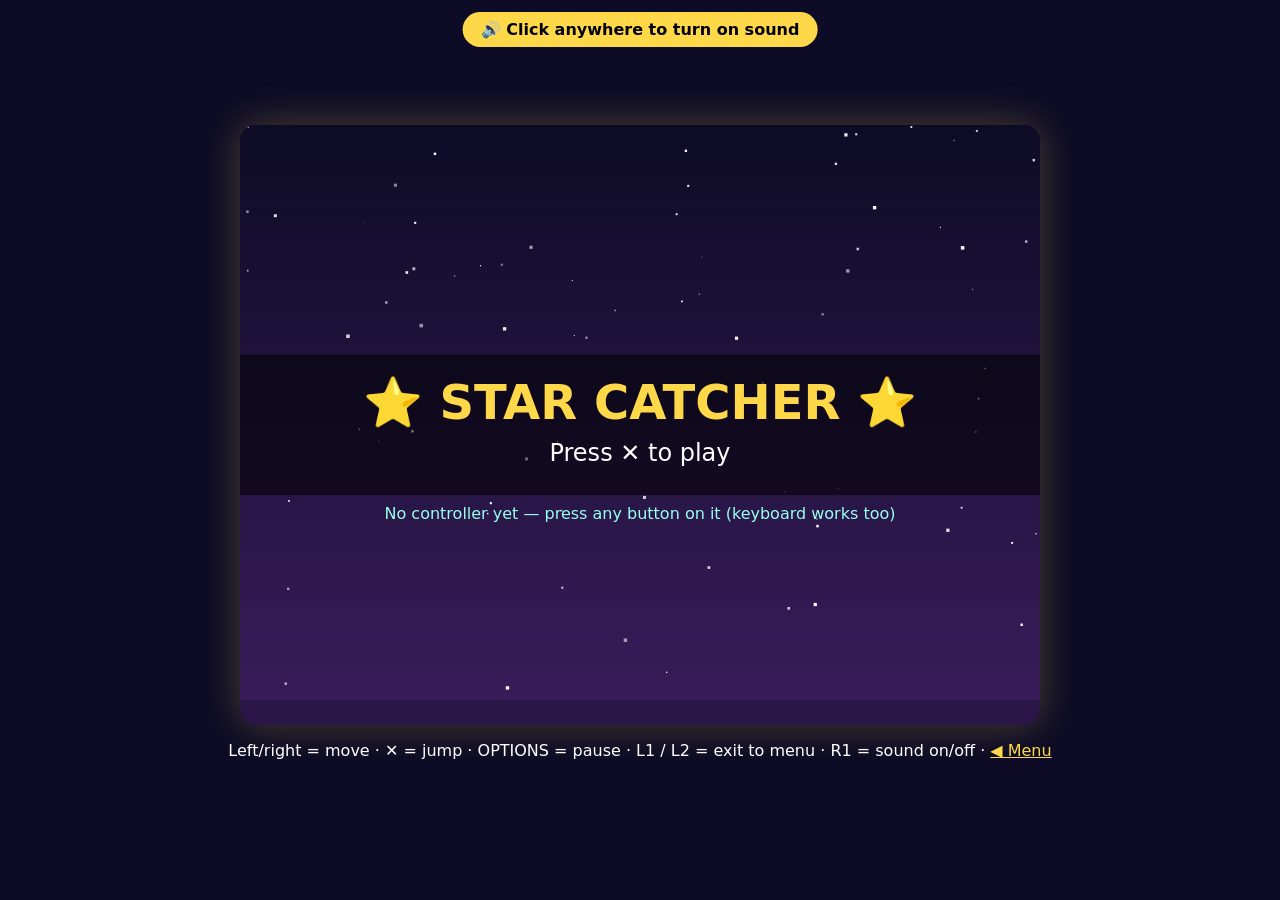
<file: stars.html>
<!DOCTYPE html>
<html lang="en"><head><meta charset="utf-8"><meta name="viewport" content="width=device-width,initial-scale=1">
<title>Star Catcher</title>
<style>
 body{margin:0;height:100vh;display:flex;flex-direction:column;align-items:center;justify-content:center;background:#0d0b26;color:#fff;font-family:system-ui,sans-serif}
 canvas{border-radius:16px;box-shadow:0 0 40px #ffd84a44;max-width:95vw;max-height:85vh} a{color:#ffd84a}
</style></head><body>
<canvas id="c" width="800" height="600"></canvas>
<p>Left/right = move · ✕ = jump · OPTIONS = pause · L1 / L2 = exit to menu · R1 = sound on/off · <a href="index.html">◀ Menu</a></p>
<script src="sound.js"></script>
<script src="input.js"></script>
<script>
const cv=document.getElementById('c'), g=cv.getContext('2d'), W=cv.width, H=cv.height;
const bgStars=[...Array(80)].map(()=>({x:Math.random()*W,y:Math.random()*H,r:Math.random()*1.5+.3}));
let p, items, parts, score, lives, t, state='title', paused=false, combo;
function reset(){ p={x:W/2,y:H-60,vx:0,vy:0}; items=[]; parts=[]; score=0; lives=3; t=0; combo=0; state='play'; Sfx.ready(); }
function spawn(){
  const lvl=1+Math.floor(score/150), r=Math.random();
  const kind = r<0.22+lvl*0.02 ? 'rock' : r<0.27 ? 'heart' : 'star';
  items.push({kind,x:30+Math.random()*(W-60),y:-30,vy:1.5+Math.random()*1.5+lvl*0.35,rot:0,vr:(Math.random()-.5)*.1});
}
function burst(x,y,col,n=14){ for(let i=0;i<n;i++){const a=Math.random()*7,s=Math.random()*4+1; parts.push({x,y,vx:Math.cos(a)*s,vy:Math.sin(a)*s,life:40,col});} }
function update(){
  const s=Input.poll();
  if(state!=='play'){ if(s.aPressed||s.startPressed) reset(); return; }
  if(s.startPressed){ paused=!paused; Sfx.pause(); } if(paused) return;
  t++;
  p.vx += (s.right?1.1:0) - (s.left?1.1:0); p.vx*=0.82; p.x=Math.max(40,Math.min(W-40,p.x+p.vx));
  if(s.aPressed && p.y>=H-60){ p.vy=-11; Input.rumble(60,.3); Sfx.jump(); }
  p.vy+=0.5; p.y=Math.min(H-60,p.y+p.vy); if(p.y>=H-60) p.vy=0;
  if(t%Math.max(18,45-Math.floor(score/60))===0) spawn();
  for(const it of items){
    it.y+=it.vy; it.rot+=it.vr;
    if(Math.abs(it.x-p.x)<46 && Math.abs(it.y-(p.y-10))<34){
      it.dead=true;
      if(it.kind==='star'){ combo++; score+=10*Math.min(5,1+Math.floor(combo/5)); burst(it.x,it.y,'#ffd84a'); Sfx.star(); }
      if(it.kind==='heart'){ lives=Math.min(5,lives+1); burst(it.x,it.y,'#ff6b9a'); Sfx.heart(); }
      if(it.kind==='rock'){ lives--; combo=0; burst(it.x,it.y,'#a08070',20); Input.rumble(300,1); Sfx.hit(); if(lives<=0){ state='over'; Sfx.gameOver(); } }
    }
    if(it.y>H+30){ it.dead=true; if(it.kind==='star') combo=0; }
  }
  items=items.filter(i=>!i.dead);
  for(const q of parts){ q.x+=q.vx; q.y+=q.vy; q.vy+=.12; q.life--; } parts=parts.filter(q=>q.life>0);
}
function drawStar(x,y,r,rot){ g.save(); g.translate(x,y); g.rotate(rot); g.beginPath();
  for(let i=0;i<10;i++){const rr=i%2?r*.45:r,a=i*Math.PI/5-Math.PI/2; g.lineTo(Math.cos(a)*rr,Math.sin(a)*rr);} g.closePath();
  g.fillStyle='#ffd84a'; g.fill(); g.globalAlpha=.25; g.beginPath(); g.arc(0,0,r*1.3,0,7); g.fill(); g.restore(); }
function draw(){
  const grd=g.createLinearGradient(0,0,0,H); grd.addColorStop(0,'#0d0b26'); grd.addColorStop(1,'#3a1d5c'); g.fillStyle=grd; g.fillRect(0,0,W,H);
  g.fillStyle='#fff'; for(const b of bgStars){ g.globalAlpha=.4+.6*Math.abs(Math.sin(Date.now()/700+b.x)); g.fillRect(b.x,b.y,b.r*2,b.r*2);} g.globalAlpha=1;
  g.fillStyle='#2b1747'; g.fillRect(0,H-25,W,25);
  if(state==='play'||state==='over'){
    for(const it of items){
      if(it.kind==='star') drawStar(it.x,it.y,20,it.rot);
      else { g.font='38px serif'; g.textAlign='center'; g.textBaseline='middle'; g.fillText(it.kind==='rock'?'🪨':'💖',it.x,it.y); }
    }
    // player: a little rocket-cart with a net
    g.save(); g.translate(p.x,p.y); g.rotate(p.vx*0.02);
    g.fillStyle='#4cc9ff'; g.beginPath(); g.roundRect(-40,-10,80,30,12); g.fill();
    g.strokeStyle='#fff'; g.lineWidth=3; g.beginPath(); g.moveTo(-40,-10); g.quadraticCurveTo(0,-45,40,-10); g.stroke();
    g.fillStyle='#fff'; g.beginPath(); g.arc(-12,4,6,0,7); g.arc(12,4,6,0,7); g.fill();
    g.fillStyle='#123'; g.beginPath(); g.arc(-12+p.vx*.5,4,3,0,7); g.arc(12+p.vx*.5,4,3,0,7); g.fill();
    g.fillStyle='#ff9f43'; g.beginPath(); g.arc(-26,24,7,0,7); g.arc(26,24,7,0,7); g.fill();
    g.restore();
    for(const q of parts){ g.globalAlpha=q.life/40; g.fillStyle=q.col; g.fillRect(q.x,q.y,4,4);} g.globalAlpha=1;
    g.fillStyle='#fff'; g.font='bold 26px system-ui'; g.textAlign='left'; g.textBaseline='top';
    g.fillText('⭐ '+score,16,14); g.textAlign='right'; g.fillText('💖'.repeat(lives),W-16,14);
    if(combo>=5){ g.textAlign='center'; g.fillStyle='#ffd84a'; g.fillText('Combo x'+Math.min(5,1+Math.floor(combo/5))+'!',W/2,14); }
  }
  const msg = state==='title'?['⭐ STAR CATCHER ⭐','Press ✕ to play']:state==='over'?['Game Over! Score: '+score,'Press ✕ to play again']:paused?['PAUSED','']:null;
  if(msg){ g.fillStyle='#0008'; g.fillRect(0,H/2-70,W,140); g.textAlign='center'; g.textBaseline='middle';
    g.fillStyle='#ffd84a'; g.font='bold 48px system-ui'; g.fillText(msg[0],W/2,H/2-18);
    g.fillStyle='#fff'; g.font='24px system-ui'; g.fillText(msg[1],W/2,H/2+30);
    const pn=Input.state.padName; g.font='16px system-ui'; g.fillStyle='#9fe'; g.fillText(pn?'🎮 '+pn:'No controller yet — press any button on it (keyboard works too)',W/2,H/2+90); }
}
let musicOn=false;
let last=performance.now(), acc=0;
(function loop(now=performance.now()){
  acc+=Math.min(250,now-last); last=now;
  while(acc>=1000/60){ update(); acc-=1000/60; }
  draw();
  const want = state==='play' && !paused;
  if(want && !musicOn){ Sfx.startMusic('stars'); musicOn=true; } else if(!want && musicOn){ Sfx.stopMusic(); musicOn=false; } requestAnimationFrame(loop); })();
</script></body></html>
</file>
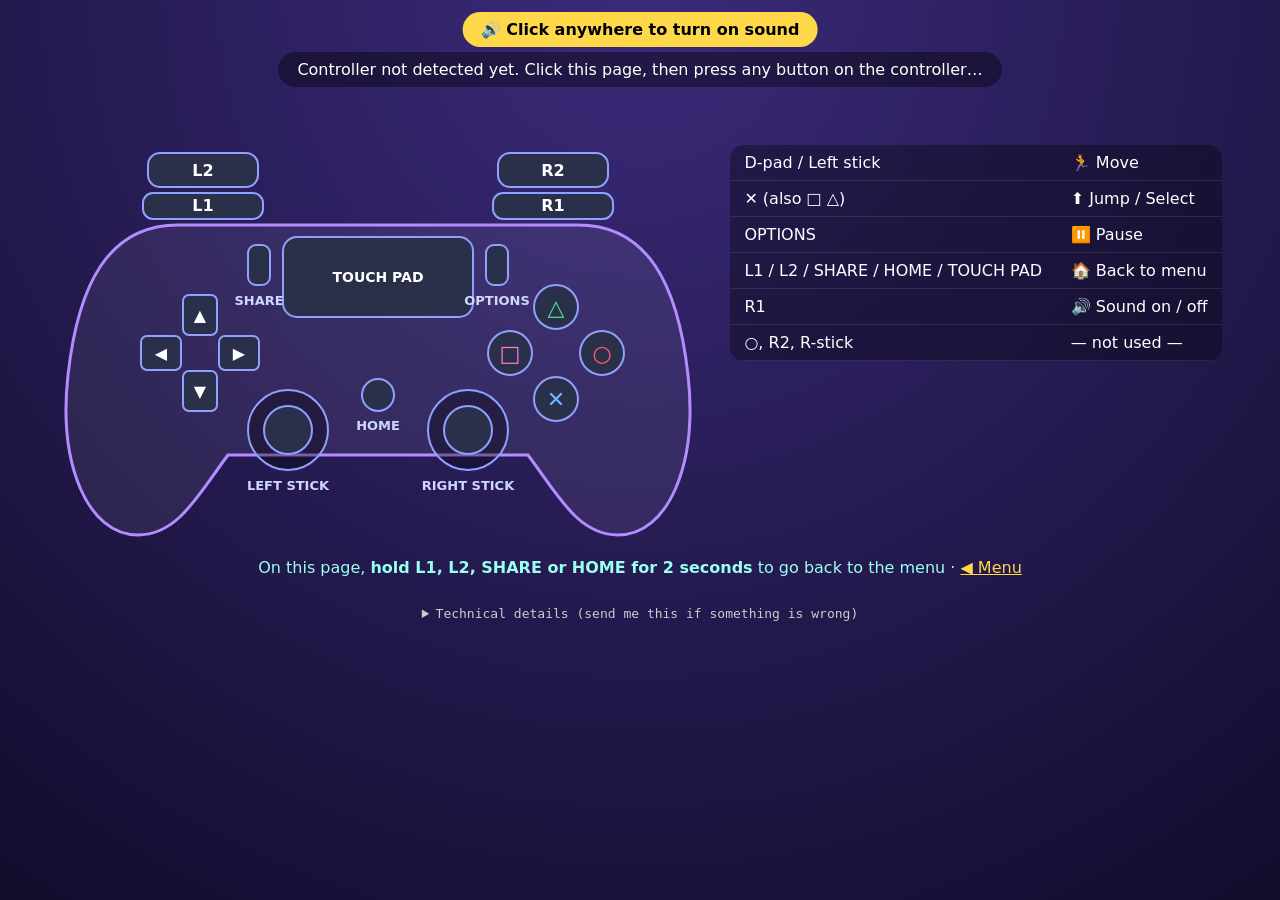
<file: test.html>
<!DOCTYPE html>
<html lang="en"><head><meta charset="utf-8"><meta name="viewport" content="width=device-width,initial-scale=1">
<title>Controller Test</title>
<style>
 body{margin:0;min-height:100vh;background:radial-gradient(circle at top,#3b2a7a,#120c2c);color:#fff;font-family:system-ui,sans-serif;display:flex;flex-direction:column;align-items:center}
 h1{margin:.5rem 0 0}
 #status{margin:.4rem;padding:.5rem 1.2rem;border-radius:99px;background:#0006}
 #now{font-size:2rem;font-weight:bold;min-height:2.6rem;color:#ffd84a;text-align:center;margin:.3rem}
 .wrap{display:flex;gap:2rem;flex-wrap:wrap;justify-content:center;align-items:flex-start}
 svg{width:min(640px,95vw)}
 .p{fill:#2a2f4a;stroke:#8fa0ff;stroke-width:2;transition:fill .05s}
 .p.on{fill:#ffd84a;stroke:#fff}
 text{font-family:system-ui;font-weight:bold;pointer-events:none}
 .lbl{fill:#cfd6ff;font-size:13px}
 table{border-collapse:collapse;background:#0005;border-radius:14px;overflow:hidden;min-width:300px}
 td{padding:.5rem .9rem;border-bottom:1px solid #ffffff1a}
 tr.on td{background:#ffd84a;color:#000}
 #back{margin:.8rem;color:#9fe}
 details{margin:1rem;max-width:900px;font-family:monospace;font-size:13px;color:#ccc}
 .b{display:inline-block;min-width:40px;margin:2px;padding:4px;text-align:center;background:#333;border-radius:6px}.b.on{background:#4be38a;color:#000}
</style></head><body>
<h1>🎮 Controller Test</h1>
<div id="status">Press any button on your controller…</div>
<div id="now">&nbsp;</div>
<div class="wrap">
<svg viewBox="0 0 640 400">
  <!-- shoulder buttons -->
  <rect id="l2" class="p" x="90"  y="8"  width="110" height="34" rx="12"/><text x="145" y="31" text-anchor="middle" fill="#fff">L2</text>
  <rect id="r2" class="p" x="440" y="8"  width="110" height="34" rx="12"/><text x="495" y="31" text-anchor="middle" fill="#fff">R2</text>
  <rect id="l1" class="p" x="85"  y="48" width="120" height="26" rx="10"/><text x="145" y="66" text-anchor="middle" fill="#fff">L1</text>
  <rect id="r1" class="p" x="435" y="48" width="120" height="26" rx="10"/><text x="495" y="66" text-anchor="middle" fill="#fff">R1</text>
  <!-- body -->
  <path d="M120 80 H520 C590 80 620 140 630 230 C640 320 610 390 560 390 C520 390 500 350 470 310 H170 C140 350 120 390 80 390 C30 390 0 320 10 230 C20 140 50 80 120 80Z" fill="#ffffff10" stroke="#b58cff" stroke-width="3"/>
  <!-- touchpad / share / options -->
  <rect id="touchpad" class="p" x="225" y="92" width="190" height="80" rx="14"/><text x="320" y="137" text-anchor="middle" fill="#fff" font-size="14">TOUCH PAD</text>
  <rect id="share"   class="p" x="190" y="100" width="22" height="40" rx="8"/><text class="lbl" x="201" y="160" text-anchor="middle">SHARE</text>
  <rect id="options" class="p" x="428" y="100" width="22" height="40" rx="8"/><text class="lbl" x="439" y="160" text-anchor="middle">OPTIONS</text>
  <!-- d-pad -->
  <rect id="dup"    class="p" x="125" y="150" width="34" height="40" rx="6"/><text x="142" y="176" text-anchor="middle" fill="#fff">▲</text>
  <rect id="ddown"  class="p" x="125" y="226" width="34" height="40" rx="6"/><text x="142" y="252" text-anchor="middle" fill="#fff">▼</text>
  <rect id="dleft"  class="p" x="83"  y="191" width="40" height="34" rx="6"/><text x="103" y="214" text-anchor="middle" fill="#fff">◀</text>
  <rect id="dright" class="p" x="161" y="191" width="40" height="34" rx="6"/><text x="181" y="214" text-anchor="middle" fill="#fff">▶</text>
  <!-- face buttons -->
  <circle id="triangle" class="p" cx="498" cy="162" r="22"/><text x="498" y="170" text-anchor="middle" fill="#4be38a" font-size="22">△</text>
  <circle id="square"   class="p" cx="452" cy="208" r="22"/><text x="452" y="216" text-anchor="middle" fill="#ff7ad9" font-size="22">□</text>
  <circle id="circle"   class="p" cx="544" cy="208" r="22"/><text x="544" y="216" text-anchor="middle" fill="#ff5b6e" font-size="22">○</text>
  <circle id="cross"    class="p" cx="498" cy="254" r="22"/><text x="498" y="262" text-anchor="middle" fill="#6fb6ff" font-size="22">✕</text>
  <!-- sticks -->
  <circle cx="230" cy="285" r="40" fill="#0005" stroke="#8fa0ff" stroke-width="2"/>
  <circle id="l3" class="p" cx="230" cy="285" r="24"/><text class="lbl" x="230" y="345" text-anchor="middle">LEFT STICK</text>
  <circle cx="410" cy="285" r="40" fill="#0005" stroke="#8fa0ff" stroke-width="2"/>
  <circle id="r3" class="p" cx="410" cy="285" r="24"/><text class="lbl" x="410" y="345" text-anchor="middle">RIGHT STICK</text>
  <!-- home -->
  <circle id="home" class="p" cx="320" cy="250" r="16"/><text class="lbl" x="320" y="285" text-anchor="middle">HOME</text>
</svg>
<table id="map">
  <tr data-k="move"><td>D-pad / Left stick</td><td>🏃 Move</td></tr>
  <tr data-k="a"><td>✕ (also □ △)</td><td>⬆️ Jump / Select</td></tr>
  <tr data-k="start"><td>OPTIONS</td><td>⏸️ Pause</td></tr>
  <tr data-k="back"><td>L1 / L2 / SHARE / HOME / TOUCH PAD</td><td>🏠 Back to menu</td></tr>
  <tr data-k="mute"><td>R1</td><td>🔊 Sound on / off</td></tr>
  <tr data-k="none"><td>○, R2, R-stick</td><td>— not used —</td></tr>
</table>
</div>
<div id="back">On this page, <b>hold L1, L2, SHARE or HOME for 2 seconds</b> to go back to the menu · <a href="index.html" style="color:#ffd84a">◀ Menu</a></div>
<details><summary>Technical details (send me this if something is wrong)</summary><div id="raw"></div></details>
<script src="sound.js"></script>
<script src="input.js"></script>
<script>
Input.autoBack = false; // so you can test SHARE/HOME here without leaving
const NAMES={cross:'✕ Cross',circle:'○ Circle',square:'□ Square',triangle:'△ Triangle',l1:'L1',r1:'R1',l2:'L2',r2:'R2',
  share:'SHARE',options:'OPTIONS',l3:'Left stick click',r3:'Right stick click',home:'HOME',touchpad:'TOUCH PAD',
  dup:'D-pad Up',ddown:'D-pad Down',dleft:'D-pad Left',dright:'D-pad Right'};
const DOES={cross:'Jump / Select',square:'Jump / Select',triangle:'Jump / Select',options:'Pause',share:'Back to menu',home:'Back to menu',
  touchpad:'Back to menu',l1:'Back to menu',l2:'Back to menu',r1:'Sound on / off',dup:'Move up',ddown:'Move down',dleft:'Move left',dright:'Move right'};
let holdBack=0;
(function loop(){
  const s=Input.poll(), n=s.btn;
  document.getElementById('status').textContent = s.padName ? '✅ Connected: '+s.padName : (navigator.getGamepads?'Controller not detected yet. Click this page, then press any button on the controller…':'❌ This browser has no controller support. Use Chrome or Edge.');
  for(const id in NAMES){ const el=document.getElementById(id); if(el) el.classList.toggle('on',!!n[id]); }
  // triggers: show how far they're pressed
  for(const t of ['l2','r2']){ const v=n[t+'v']||0; if(v>0.05&&!n[t]) document.getElementById(t).style.fill=`rgba(255,216,74,${v})`; else document.getElementById(t).style.fill=''; }
  // sticks move
  const L=document.getElementById('l3'), R=document.getElementById('r3');
  L.setAttribute('cx',230+(n.lx||0)*16); L.setAttribute('cy',285+(n.ly||0)*16);
  R.setAttribute('cx',410+(n.rx||0)*16); R.setAttribute('cy',285+(n.ry||0)*16);
  if(Math.hypot(n.lx||0,n.ly||0)>.45) L.classList.add('on');
  if(Math.hypot(n.rx||0,n.ry||0)>.45) R.classList.add('on');
  // what's pressed + what it does
  const pressed=Object.keys(NAMES).filter(k=>n[k]);
  let txt=pressed.map(k=>NAMES[k]+' → '+(DOES[k]||'not used')).join('   ·   ');
  if(!txt && Math.hypot(n.lx||0,n.ly||0)>.45) txt='Left stick → Move';
  if(!txt && Math.hypot(n.rx||0,n.ry||0)>.45) txt='Right stick → not used';
  document.getElementById('now').textContent = txt || ' ';
  const act={move:s.up||s.down||s.left||s.right,a:s.a,start:s.start,back:s.back,none:n.circle||n.r2||n.r3,mute:n.r1};
  document.querySelectorAll('#map tr').forEach(tr=>tr.classList.toggle('on',!!act[tr.dataset.k]));
  // hold SHARE/HOME 2s to leave
  if(n.share||n.home||n.l1||n.l2){ if(++holdBack>120) location.href='index.html'; } else holdBack=0;
  // raw info
  const gp=[...navigator.getGamepads()].filter(Boolean);
  document.getElementById('raw').innerHTML=gp.map(p=>`<p>#${p.index} ${p.id} — mapping: "${p.mapping||'raw'}"</p>
    <div>Buttons: ${p.buttons.map((b,i)=>`<span class="b ${b.pressed?'on':''}">${i}</span>`).join('')}</div>
    <div>Axes: ${p.axes.map((a,i)=>`<span class="b">${i}: ${a.toFixed(2)}</span>`).join('')}</div>`).join('');
  requestAnimationFrame(loop);
})();
</script></body></html>
</file>
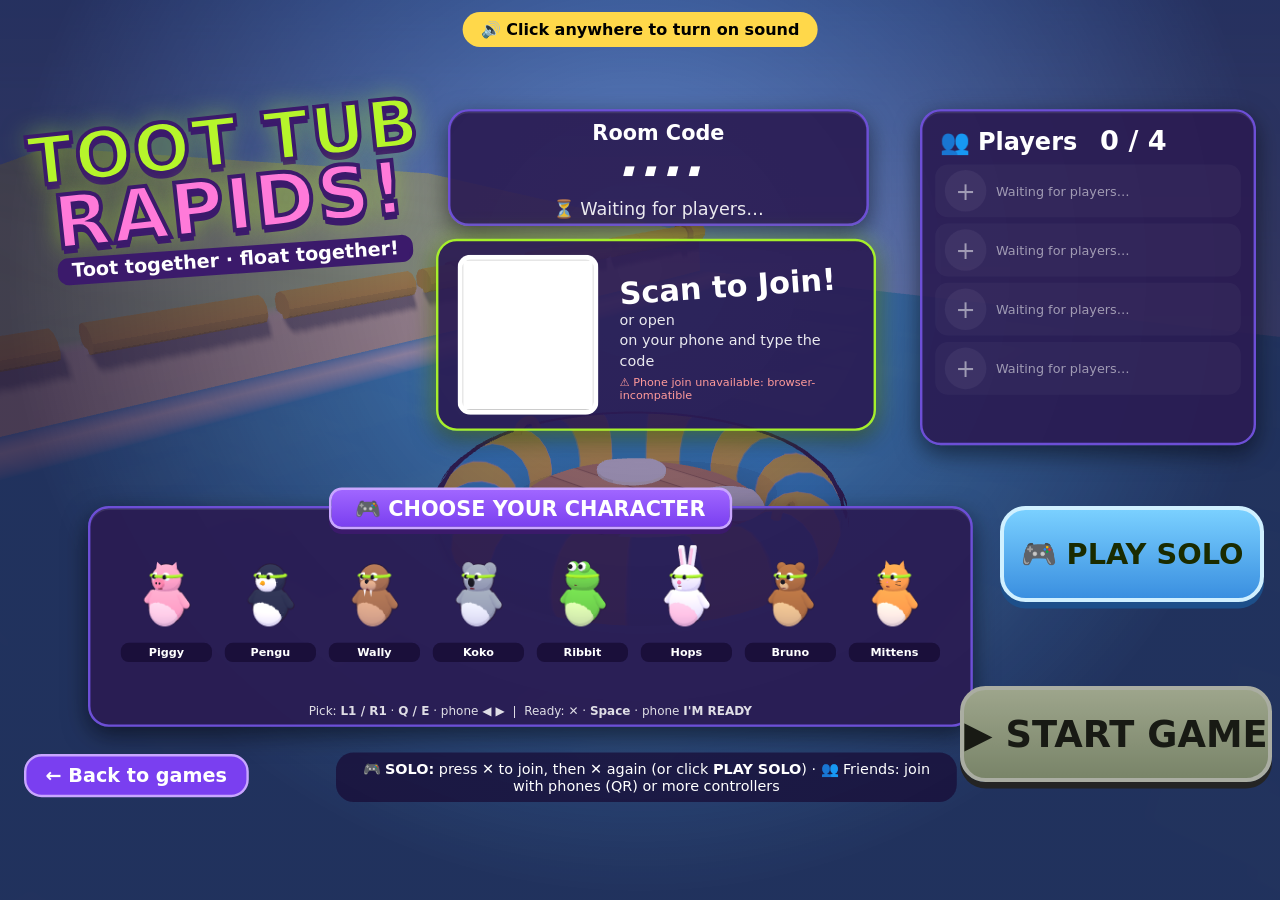
<file: tub.html>
<!DOCTYPE html>
<html lang="en"><head><meta charset="utf-8"><meta name="viewport" content="width=device-width,initial-scale=1">
<title>Toot Tub Rapids</title>
<style>
 html,body{margin:0;height:100%;overflow:hidden;background:#87cdf5;font-family:system-ui,sans-serif;color:#fff}
 canvas{display:block}
 .panel{position:fixed;background:#1b1440e8;border:4px solid #ffd84a;border-radius:22px;padding:18px 24px;box-shadow:0 10px 40px #0007}
 #lobby{position:fixed;inset:0;display:none;background:radial-gradient(ellipse at 50% 30%,#4a2c8a66,#1a0f3acc 70%)}
 #stage{position:absolute;left:50%;top:50%;width:1600px;height:900px;transform-origin:0 0}
 #lobby .lcard{position:absolute;background:#2a1b52e8;border:3px solid #6d4fd6;border-radius:26px;box-shadow:0 10px 30px #0008,inset 0 2px 0 #ffffff18}
 #lobby .lcard.glow{border-color:#a6ef2b;box-shadow:0 0 30px #a6ef2b66,0 10px 30px #0008}
 #logo{position:absolute;left:40px;top:28px;transform:rotate(-6deg);text-align:center;font-weight:900;line-height:.9}
 #logo .l1,#logo .l2{font-size:84px;color:#b6f52b;-webkit-text-stroke:5px #3b1a6b;text-shadow:0 7px 0 #3b1a6b,0 0 30px #b6f52b88;letter-spacing:2px}
 #logo .l2{color:#ff7ad9;font-size:92px}
 #logo .tag{margin-top:10px;display:inline-block;background:#3b1a6b;color:#fff;font-size:24px;padding:6px 18px;border-radius:14px;transform:rotate(2deg)}
 #roomCard{left:560px;top:24px;width:520px;height:140px;text-align:center}
 #roomCard .lbl{font-size:26px;font-weight:bold;margin-top:12px} #code{font-size:64px;font-weight:900;font-style:italic;letter-spacing:3px;line-height:1.05}
 #roomCard .wait{font-size:22px;opacity:.9}
 #qrCard{left:545px;top:186px;width:550px;height:240px;display:flex;align-items:center;gap:26px;padding:0 24px;box-sizing:border-box}
 #qr{width:200px;height:200px;background:#fff;border-radius:16px;image-rendering:pixelated;padding:6px;box-sizing:border-box}
 #qrCard .scan{font-size:38px;font-weight:900;transform:rotate(-4deg)} #qrCard .open{font-size:18px;opacity:.9;margin-top:8px;line-height:1.4} #url{color:#a6ef2b;font-weight:bold}
 #neterr{color:#ff9a9a;font-size:14px;margin-top:6px}
 #plCard{left:1150px;top:24px;width:420px;height:420px;padding:14px 16px;box-sizing:border-box}
 #plCard .head{font-size:30px;font-weight:bold;margin:2px 6px 10px} #plCard .head b{margin-left:18px;font-size:34px}
 .prow{display:flex;align-items:center;gap:12px;background:#ffffff10;border-radius:16px;padding:8px 12px;margin-bottom:8px;height:66px;box-sizing:border-box}
 .prow .av{width:52px;height:52px;border-radius:50%;border:3px solid #fff;display:flex;align-items:center;justify-content:center;font-size:30px;overflow:hidden;background:#ffffff22}
 .prow .av img{width:120%;height:120%;object-fit:cover} .prow .nm{flex:1;font-weight:bold;font-size:20px;line-height:1.15} .prow .nm small{display:block;font-weight:normal;font-size:13px;opacity:.75}
 .prow .rd{font-weight:bold;font-size:17px} .prow.empty{opacity:.55;font-size:16px} .prow .plus{width:52px;height:52px;border-radius:50%;background:#ffffff18;display:flex;align-items:center;justify-content:center;font-size:30px}
 #charCard{left:110px;top:520px;width:1100px;height:270px}
 #charCard .ribbon{position:absolute;left:50%;top:-26px;transform:translateX(-50%);background:linear-gradient(#a066ff,#7a3ff0);border:3px solid #c9a6ff;border-radius:16px;padding:8px 30px;font-size:26px;font-weight:900;white-space:nowrap;box-shadow:0 6px 0 #3b1a6b}
 #charRow{display:flex;gap:10px;overflow:hidden;padding:40px 12px 0;justify-content:center}
 .ch{width:120px;flex:none;text-align:center;border-radius:18px;padding:6px 0 0;position:relative}
 .ch .pic{height:118px;display:flex;align-items:flex-end;justify-content:center;font-size:54px} .ch .pic img{height:118px}
 .ch .nm{background:#1a0f3a;border-radius:10px;margin:4px 3px 0;padding:4px 0;font-weight:bold;font-size:14px}
 .ch.sel{background:#a6ef2b33;outline:3px solid #a6ef2b} .ch .who{position:absolute;top:2px;left:0;right:0;display:flex;justify-content:center;gap:3px}
 .ch .who i{font-style:normal;font-size:12px;font-weight:bold;border-radius:8px;padding:1px 6px;border:2px solid #fff}
 #charCard .howto{position:absolute;bottom:8px;left:0;right:0;text-align:center;font-size:15px;opacity:.85}
 #seatCard{left:1250px;top:470px;width:320px;height:250px;text-align:center}
 #seatCard .head2{font-size:26px;font-weight:bold;margin-top:12px} #seatGrid{display:grid;grid-template-columns:110px 110px;gap:10px;justify-content:center;margin-top:10px}
 #seatGrid div{height:62px;border-radius:16px;background:#ffffff14;display:flex;align-items:center;justify-content:center;gap:6px;font-size:30px;border:3px solid #ffffff22} #seatGrid small{font-size:13px;font-weight:bold}
 #seatCard .front{font-size:13px;opacity:.8;margin-top:8px;padding:0 10px}
 .bigbtn{position:absolute;left:1200px;top:745px;width:380px;height:110px;border-radius:32px;background:linear-gradient(#c8ff4a,#86d60f);border:5px solid #eaffb0;color:#1a2b00;font-size:46px;font-weight:900;display:flex;align-items:center;justify-content:center;box-shadow:0 8px 0 #4a7a00,0 0 40px #a6ef2b88;cursor:pointer}
 .bigbtn.off{filter:grayscale(.8) brightness(.7);box-shadow:0 8px 0 #333}
 #leave{position:absolute;left:30px;top:830px;background:#7a3ff0;border:3px solid #c9a6ff;color:#fff;text-decoration:none;font-weight:bold;font-size:24px;padding:10px 24px;border-radius:22px}
 #info{position:absolute;left:420px;top:828px;width:740px;background:#1a0f3acc;border-radius:22px;padding:10px 18px;font-size:18px;text-align:center}
 #hud{position:fixed;inset:0;pointer-events:none;display:none}
 #tl{position:absolute;left:50%;top:52px;transform:translateX(-50%) skewX(-12deg);background:#3d4f66d0;border-radius:6px;padding:4px 22px;font-weight:900;text-align:center}
 #tl .t{font-size:26px;font-variant-numeric:tabular-nums} #tl .s{font-size:13px;color:#ffe066}
 #prog{position:absolute;left:2%;right:2%;top:10px;height:10px;background:#fff;border:2px solid #2b1d3d;border-radius:6px}
 #prog i{position:absolute;top:-10px;width:30px;height:30px;font-style:normal;font-size:22px;line-height:30px;text-align:center;margin-left:-15px}
 #prog b{position:absolute;top:-2px;width:3px;height:14px;background:#2b1d3d;margin-left:-1px}
 #cards{position:absolute;left:14px;top:36px;display:flex;flex-direction:column;gap:8px}
 .card{display:flex;align-items:center;gap:8px;background:#3d4f66c0;border-radius:10px;padding:4px 12px 4px 4px;min-width:200px;transform:skewX(-10deg)} .card .face{font-size:34px;line-height:1;transform:skewX(10deg)} .card .meta{flex:1}
 .card b{display:block} .gas{height:10px;background:#fff3;border-radius:5px;margin-top:5px;overflow:hidden} .gas i{display:block;height:100%;background:#9ee35a}
 #msg{position:fixed;left:50%;top:38%;transform:translate(-50%,-50%);font-size:clamp(34px,7vw,90px);font-weight:900;text-shadow:0 5px 0 #000a;pointer-events:none;text-align:center;white-space:nowrap}
 #small{position:fixed;left:50%;top:56%;transform:translateX(-50%);font-size:clamp(16px,2.4vw,26px);font-weight:bold;text-shadow:0 3px 0 #000a;pointer-events:none;text-align:center}
 #results{left:50%;top:50%;transform:translate(-50%,-50%);width:min(640px,92vw);display:none;text-align:center}
 #results h2{margin:0;color:#ffd84a;font-size:44px} .stars{font-size:70px;color:#ffb000;letter-spacing:8px}
</style></head><body>
<div id="lobby"><div id="stage">
  <div id="logo"><div class="l1">TOOT TUB</div><div class="l2">RAPIDS!</div><div class="tag">Toot together · float together!</div></div>
  <div class="lcard" id="roomCard"><div class="lbl">Room Code</div><div id="code">····</div><div class="wait" id="waitTxt">⏳ Waiting for players…</div></div>
  <div class="lcard glow" id="qrCard"><img id="qr" alt=""><div><div class="scan">Scan to Join!</div><div class="open">or open <span id="url"></span><br>on your phone and type the code</div><div id="neterr"></div></div></div>
  <div class="lcard" id="plCard"><div class="head">👥 Players <b id="plCount">0 / 4</b></div><div id="plRows"></div></div>
  <div class="lcard" id="charCard"><div class="ribbon">🎮 CHOOSE YOUR CHARACTER</div><div id="charRow"></div>
    <div class="howto">Pick: <b>L1 / R1</b> · <b>Q / E</b> · phone <b>◀ ▶</b> &nbsp;|&nbsp; Ready: <b>✕</b> · <b>Space</b> · phone <b>I'M READY</b></div></div>
  <div class="lcard" id="seatCard"><div class="head2">💺 Raft Seats</div><div id="seatGrid"></div><div class="front">▲ front · switch with D-pad · keys 1-4 · phone seat buttons</div></div>
  <div id="startBtn" class="bigbtn">▶ START GAME</div>
  <a id="leave" href="index.html">← Back to games</a>
  <div id="info">🎮 <b>SOLO:</b> press ✕ to join, then ✕ again (or click <b>PLAY SOLO</b>) · 👥 Friends: join with phones (QR) or more controllers</div>
  <div id="soloBtn" class="bigbtn" style="left:1250px;top:520px;width:320px;height:110px;font-size:36px;background:linear-gradient(#7ad0ff,#3a8fe0);border-color:#d0f0ff;box-shadow:0 8px 0 #1d4f8a">🎮 PLAY SOLO</div>
</div></div>
<div id="hud"><div id="tl"><div class="t" id="time">0:00</div><div class="s" id="sect">Calm Creek</div></div><div id="prog"></div><div id="cards"></div></div>
<div id="msg"></div><div id="small"></div>
<div id="pause" class="panel" style="left:50%;top:50%;transform:translate(-50%,-50%);display:none;text-align:center;min-width:320px"><h2 style="margin:0 0 12px;color:#ffd84a">⏸ PAUSED</h2><div id="pauseItems"></div><div style="font-size:13px;opacity:.8;margin-top:10px">▲▼ choose · ✕ / Enter select · Esc / OPTIONS resume</div></div>
<div id="tune" style="position:fixed;right:10px;top:60px;background:#000c;color:#fff;font:12px monospace;padding:10px;border-radius:10px;display:none;max-height:80vh;overflow:auto;z-index:20"></div>
<div id="results" class="panel"><h2>🏁 FINISHED!</h2><div class="stars" id="stars"></div><div id="resText" style="font-size:20px;line-height:1.6"></div>
  <div class="go">START / Enter = go again · Esc = lobby</div></div>
<script src="vendor/peerjs.min.js"></script>
<script src="vendor/qrcode.js"></script>
<script src="sound.js"></script>
<script src="input.js"></script>
<script src="netlink.js"></script>
<script type="importmap">{"imports":{"three":"./vendor/three.module.min.js"}}</script>
<script type="module">
import * as THREE from 'three';
const $=id=>document.getElementById(id);
const clamp=(v,a,b)=>v<a?a:v>b?b:v, lerp=(a,b,t)=>a+(b-a)*t, DT=1/60;
const smooth=(a,b,x)=>{ const t=clamp((x-a)/(b-a),0,1); return t*t*(3-2*t); };
function rng(seed){ return ()=>{ seed|=0; seed=seed+0x6D2B79F5|0; let t=Math.imul(seed^seed>>>15,1|seed); t=t+Math.imul(t^t>>>7,61|t)^t; return ((t^t>>>14)>>>0)/4294967296; }; }
const R=rng(42);

// =====================================================================
//  RIVER COURSE
// =====================================================================
const ctrl=[[0,0],[0,40],[14,80],[-8,125],[-24,170],[2,212],[28,250],[22,300],[-12,340],[-18,390],[8,430],[26,470],[22,520],[2,560],[0,610]];
const curve=new THREE.CatmullRomCurve3(ctrl.map(([x,z])=>new THREE.Vector3(x,0,z)),false,'catmullrom',.5);
const L=curve.getLength(), N=Math.round(L), S=[];
const K=L/600;   // scale section positions to the real length
const SECTIONS=[[0,16,.8,'Calm Creek'],[60,12,1.6,'Wiggly Bends'],[165,17,1.6,'Cactus Canyon'],[258,15,1.3,'Thorny Log Jam'],[328,30,.7,'Bubble Pool'],[395,10,-.5,'Gutter Flume ⬆'],[422,11,1,'Hanging Garden'],[455,10,4,'Flume Drop!'],[466,12,3,'WATERFALL!'],[476,34,.4,'Lily Lake']].map(r=>[r[0]*K,...r.slice(1)]);
const FALL=470*K, FINISH=L-22;
function secAt(s){ let i=0; while(i<SECTIONS.length-1&&s>=SECTIONS[i+1][0]) i++; return i; }
function widthAt(s){ const i=secAt(s), [a,w]=SECTIONS[i]; if(i===0) return w; const pw=SECTIONS[i-1][1]; return lerp(pw,w,smooth(a-6,a+6,s)); }
function flowAt(s){ const i=secAt(s); return SECTIONS[i][2]; }
// water height: an uphill gutter flume (toot hard to climb!), a hanging-garden plateau, a steep drop, then the waterfall
const FLUME=[398,421,455,463].map(v=>v*K), FLUME_H=3.6;
const waterY=s=>FLUME_H*smooth(FLUME[0],FLUME[1],s)-FLUME_H*smooth(FLUME[2],FLUME[3],s)-5*smooth(FALL,FALL+4,s)-s*.004;
const CANYONS=[[165,330],[395,466]].map(r=>r.map(v=>v*K));
const inCanyon=s=>CANYONS.some(([a,b])=>s>a-2&&s<b+2);
for(let i=0;i<=N;i++){ const u=i/N, p=curve.getPointAt(u), t=curve.getTangentAt(u); const s=u*L;
  S.push({s,x:p.x,z:p.z,tx:t.x,tz:t.z,nx:t.z,nz:-t.x,w:widthAt(s),c:flowAt(s),y:waterY(s)}); }
function nearest(x,z,hint){ let best=hint||0,bd=1e9; const a=Math.max(0,(hint||0)-40), b=Math.min(N,(hint||0)+40);
  for(let i=hint==null?0:a;i<=(hint==null?N:b);i++){ const d=(S[i].x-x)**2+(S[i].z-z)**2; if(d<bd){ bd=d; best=i; } } return best; }
function frameAt(x,z,hint){ const i=nearest(x,z,hint), p=S[i], dx=x-p.x, dz=z-p.z; return {i,p,s:p.s+dx*p.tx+dz*p.tz,off:dx*p.nx+dz*p.nz}; }
const at=(s,off)=>{ const p=S[clamp(Math.round(s),0,N)]; return {x:p.x+p.nx*off,z:p.z+p.nz*off,y:p.y,p}; };

// =====================================================================
//  THREE.JS SCENE
// =====================================================================
const renderer=new THREE.WebGLRenderer({antialias:true}); renderer.setPixelRatio(Math.min(2,devicePixelRatio)); renderer.setSize(innerWidth,innerHeight);
renderer.shadowMap.enabled=true; renderer.shadowMap.type=THREE.PCFSoftShadowMap; document.body.prepend(renderer.domElement);
const scene=new THREE.Scene(); scene.fog=new THREE.Fog(0xe2f4ff,55,210);
{ const c=document.createElement('canvas'); c.width=2; c.height=256; const x=c.getContext('2d'), gr=x.createLinearGradient(0,0,0,256); gr.addColorStop(0,'#55b8f5'); gr.addColorStop(.5,'#b5e2ff'); gr.addColorStop(1,'#eef9ff'); x.fillStyle=gr; x.fillRect(0,0,2,256); const t=new THREE.CanvasTexture(c); t.colorSpace=THREE.SRGBColorSpace; scene.background=t; }
const camera=new THREE.PerspectiveCamera(58,innerWidth/innerHeight,.1,600);
addEventListener('resize',()=>{ renderer.setSize(innerWidth,innerHeight); camera.aspect=innerWidth/innerHeight; camera.updateProjectionMatrix(); });
scene.add(new THREE.HemisphereLight(0xffffff,0x88aa77,1.5));
const sun=new THREE.DirectionalLight(0xfff2d6,2.2); sun.castShadow=true; sun.shadow.mapSize.set(2048,2048); Object.assign(sun.shadow.camera,{left:-30,right:30,top:30,bottom:-30,near:1,far:120}); scene.add(sun,sun.target);
const GRAD=(()=>{ const t=new THREE.DataTexture(new Uint8Array([110,190,255]),3,1,THREE.RedFormat); t.minFilter=t.magFilter=THREE.NearestFilter; t.needsUpdate=true; return t; })();
// cartoon ("toon") shading for everything; o.roughness/metalness/flatShading are ignored by toon
const std=(color,o={})=>{ const {roughness,metalness,flatShading,...rest}=o; return new THREE.MeshToonMaterial({color,gradientMap:GRAD,...rest}); };
const OUTLINE=new THREE.MeshBasicMaterial({color:0x2b1d3d,side:THREE.BackSide,polygonOffset:true,polygonOffsetFactor:6,polygonOffsetUnits:6});
function outlined(mesh,k=1.06){ const o=new THREE.Mesh(mesh.geometry,OUTLINE); o.scale.setScalar(k); o.castShadow=false; mesh.add(o); return mesh; }

// ---- water ribbon ----
function canvasTex(w,h,draw){ const c=document.createElement('canvas'); c.width=w; c.height=h; draw(c.getContext('2d'),w,h); const t=new THREE.CanvasTexture(c); t.wrapS=t.wrapT=THREE.RepeatWrapping; t.colorSpace=THREE.SRGBColorSpace; return t; }
const flowTex=canvasTex(128,256,(c,w,h)=>{ c.fillStyle='#eaf8ff'; c.fillRect(0,0,w,h); for(let i=0;i<70;i++){ c.fillStyle=`rgba(255,255,255,${.3+Math.random()*.5})`; c.fillRect(Math.random()*w,Math.random()*h,2+Math.random()*10,10+Math.random()*40); } });
{ const pos=[],col=[],uv=[],idx=[], X=[-1,-.9,-.78,.78,.9,1];
  for(let i=0;i<=N;i++){ const p=S[i], hw=p.w/2+.6, fast=clamp((p.c-1.5)/2.5,0,1)+(Math.abs(p.s-FALL-3)<12?.9:0);
    X.forEach((k,j)=>{ pos.push(p.x+p.nx*hw*k,p.y,p.z+p.nz*hw*k); uv.push((k+1)/2,p.s/9);
      const edge=j===1||j===4?1:0, f=clamp(fast+edge,0,1); col.push(lerp(.06,1,f),lerp(.58,1,f),lerp(.98,1,f)); });
    if(i<N) for(let j=0;j<X.length-1;j++){ const a=i*X.length+j, b=a+X.length; idx.push(a,b,a+1,a+1,b,b+1); } }
  const g=new THREE.BufferGeometry(); g.setAttribute('position',new THREE.Float32BufferAttribute(pos,3)); g.setAttribute('color',new THREE.Float32BufferAttribute(col,3)); g.setAttribute('uv',new THREE.Float32BufferAttribute(uv,2)); g.setIndex(idx); g.computeVertexNormals();
  const m=new THREE.Mesh(g,new THREE.MeshStandardMaterial({map:flowTex,vertexColors:true,roughness:.08,metalness:.05,side:THREE.DoubleSide})); m.receiveShadow=true; scene.add(m); }
// ---- banks (both sides) ----
{ const cols=[[.4,-1.2,[.93,.8,.56]],[.55,.95,[.96,.84,.6]],[.9,1.05,[.55,.86,.3]],[12,1.25,[.6,.9,.34]],[45,2.6,[.52,.84,.3]]];
  for(const side of [-1,1]){ const pos=[],col=[],idx=[], C=cols.length;
    for(let i=0;i<=N;i++){ const p=S[i];
      cols.forEach(([d,h,c],j)=>{ const off=(p.w/2+d)*side, n=j>=3?(Math.sin(p.s*.13+j+side)*1.2+Math.sin(p.s*.031*side)*2):0; pos.push(p.x+p.nx*off,p.y+h+n,p.z+p.nz*off); const v=j>=2?(Math.random()*.05-.025):0; col.push(c[0]+v,c[1]+v,c[2]+v); });
      if(i<N) for(let j=0;j<C-1;j++){ const a=i*C+j,b=a+C; side>0?idx.push(a,b,a+1,a+1,b,b+1):idx.push(a,a+1,b,a+1,b+1,b); } }
    const g=new THREE.BufferGeometry(); g.setAttribute('position',new THREE.Float32BufferAttribute(pos,3)); g.setAttribute('color',new THREE.Float32BufferAttribute(col,3)); g.setIndex(idx); g.computeVertexNormals();
    const m=new THREE.Mesh(g,new THREE.MeshToonMaterial({vertexColors:true,gradientMap:GRAD,side:THREE.DoubleSide})); m.receiveShadow=true; scene.add(m); } }
// ---- scenery: a giant garden (round trees, huge flowers, mushrooms, plank edges, fluffy clouds) ----
{ const m4=new THREE.Matrix4(), q=new THREE.Quaternion(), e=new THREE.Euler(), sc=new THREE.Vector3(), ps=new THREE.Vector3(), col=new THREE.Color();
  const inst=(geo,mat,n)=>{ const m=new THREE.InstancedMesh(geo,mat,n); m.castShadow=true; m.count=0; scene.add(m); return m; };
  const put=(m,x,y,z,sx,sy,sz,ry=0,color)=>{ if(m.count>=m.instanceMatrix.count) return; e.set(0,ry,0); q.setFromEuler(e); m4.compose(ps.set(x,y,z),q,sc.set(sx,sy,sz)); m.setMatrixAt(m.count,m4); if(color!=null) m.setColorAt(m.count,col.set(color)); m.count++; };
  const trunk=inst(new THREE.CylinderGeometry(.3,.42,2.4,8),std(0x9b6a3c),400), crown=inst(new THREE.IcosahedronGeometry(1.5,1),std(0xffffff),1200);
  const stem=inst(new THREE.CylinderGeometry(.12,.16,1,6),std(0x3fae4a),300), petal=inst(new THREE.SphereGeometry(1,12,8),std(0xffffff),300), mid=inst(new THREE.SphereGeometry(1,10,8),std(0xffd23a),300);
  const mstem=inst(new THREE.CylinderGeometry(.35,.45,1,10),std(0xfff3e0),200), cap=inst(new THREE.SphereGeometry(1,16,10,0,Math.PI*2,0,Math.PI/2),std(0xffffff),200);
  const plank=inst(new THREE.BoxGeometry(.5,.32,1.55),std(0xffffff),1800); plank.castShadow=false;
  const FL=[0xff5d8f,0xff8a3d,0xb46bff,0x4fb6ff,0xffffff,0xff4d4d];
  window.__proceduralGarden=()=>{ const R=rng(99);
  for(let k=0;k<700;k++){ const s=18+R()*(L-18), side=R()<.5?-1:1, d=(inCanyon(s)?6:3)+R()*36, a=at(s,side*(widthAt(s)/2+d)), gy=a.y+1.1+(d>12?Math.sin(s*.13)*1.2+Math.sin(s*.031*side)*2:0)*clamp((d-12)/10,0,1), r=R();
    if(r<.45&&d>5&&trunk.count<trunk.instanceMatrix.count){ const z=.8+R()*.7; put(trunk,a.x,gy+1.2*z,a.z,z,z,z); for(let c=0;c<3;c++) put(crown,a.x+(R()-.5)*1.4*z,gy+(2.8+c*.9)*z,a.z+(R()-.5)*1.4*z,z*(1.2-c*.25),z*(1.1-c*.25),z*(1.2-c*.25),0,[0x5cc94a,0x46b843,0x74d957][c]); }
    else if(r<.8){ const h=1.2+R()*2.4, f=.5+R()*.5, cc=FL[Math.floor(R()*FL.length)]; put(stem,a.x,gy+h/2,a.z,1,h,1); put(petal,a.x,gy+h,a.z,f,f*.35,f,0,cc); put(mid,a.x,gy+h+.12,a.z,f*.38,f*.25,f*.38); }
    else { const h=.8+R()*1.4, f=.8+R()*.9; put(mstem,a.x,gy+h/2,a.z,f*.8,h,f*.8); put(cap,a.x,gy+h-.05,a.z,f*1.5,f*1.1,f*1.5,0,R()<.6?0xff4d4d:0xff9a3d); } }
    [crown,petal,cap].forEach(m=>{ if(m.instanceColor) m.instanceColor.needsUpdate=true; }); };
  // polka dots on mushroom caps are faked with small white spheres
  // garden-hose rails along both banks (yellow hose + brass couplings)
  { const hose=new THREE.InstancedMesh(new THREE.CylinderGeometry(.24,.24,1.62,10).rotateX(Math.PI/2),std(0xffd23a),2*Math.ceil(N/1.5)+4), coup=new THREE.InstancedMesh(new THREE.CylinderGeometry(.3,.3,.22,10).rotateX(Math.PI/2),std(0xd9a441),2*Math.ceil(N/9)+4); hose.count=0; coup.count=0;
    const hq=new THREE.Quaternion(), he=new THREE.Euler(), hv=new THREE.Vector3(), hs=new THREE.Vector3(1,1,1), hm=new THREE.Matrix4();
    for(let i=0;i<N;i+=1.5){ const p=S[Math.round(i)]; for(const side of [-1,1]){ const a=at(p.s,side*(p.w/2+.5)), b=at(p.s+1.5,side*(S[Math.min(N,Math.round(i+1.5))].w/2+.5)); hv.set((a.x+b.x)/2,(a.y+b.y)/2+1.12,(a.z+b.z)/2); he.set(-Math.atan2(b.y-a.y,1.5),Math.atan2(b.x-a.x,b.z-a.z),0,'YXZ'); hq.setFromEuler(he); hose.setMatrixAt(hose.count++,hm.compose(hv,hq,hs)); if(Math.round(i/1.5)%6===0) coup.setMatrixAt(coup.count++,hm.compose(hv,hq,hs)); } }
    [hose,coup].forEach(m=>{ m.castShadow=true; scene.add(m); }); }
  // trimmed hedge canyon walls on a stone base, with flower boxes on top
  { const segs=[]; for(const [a,b] of CANYONS) for(let x=a;x<b;x+=2) segs.push(x);
    const hedge=new THREE.InstancedMesh(new THREE.BoxGeometry(2.3,5.2,1.8),std(0xffffff),segs.length*2), stone=new THREE.InstancedMesh(new THREE.BoxGeometry(2.35,1.3,2.1),std(0xb9b0a3),segs.length*2), bloom=new THREE.InstancedMesh(new THREE.IcosahedronGeometry(.42,1),std(0xffffff),segs.length*4); hedge.count=stone.count=bloom.count=0;
    const q=new THREE.Quaternion(), e=new THREE.Euler(), v=new THREE.Vector3(), one=new THREE.Vector3(1,1,1), m=new THREE.Matrix4(), c=new THREE.Color(), RR=rng(5);
    for(const x of segs){ const p=S[Math.round(x)]; for(const side of [-1,1]){ const a=at(x,side*(p.w/2+2.4)); e.set(0,Math.atan2(p.tx,p.tz)+Math.PI/2,0); q.setFromEuler(e);
      stone.setMatrixAt(stone.count++,m.compose(v.set(a.x,a.y+.55,a.z),q,one)); hedge.setMatrixAt(hedge.count,m.compose(v.set(a.x,a.y+3.75,a.z),q,one)); hedge.setColorAt(hedge.count++,c.set(Math.round(x/2)%2?0x3f9a3a:0x4aab42));
      if(RR()<.55) for(let k=0;k<2;k++){ bloom.setMatrixAt(bloom.count,m.compose(v.set(a.x+(RR()-.5)*1.6,a.y+6.4,a.z+(RR()-.5)*1.2),q,one)); bloom.setColorAt(bloom.count++,c.set([0xff6fae,0xffd23a,0xffffff,0xc77dff][Math.floor(RR()*4)])); } } }
    hedge.instanceColor.needsUpdate=true; bloom.instanceColor.needsUpdate=true; [hedge,stone,bloom].forEach(o=>{ o.castShadow=true; o.receiveShadow=true; scene.add(o); }); }
  [crown,petal,cap,plank].forEach(m=>{ if(m.instanceColor) m.instanceColor.needsUpdate=true; });
  // fluffy cartoon clouds
  const cm=std(0xffffff);
  for(let k=0;k<26;k++){ const s=R()*L, a=at(s,(R()<.5?-1:1)*(20+R()*60)), cg=new THREE.Group(); for(let j=0;j<5;j++){ const b=new THREE.Mesh(new THREE.SphereGeometry(2.5+R()*2,14,10),cm); b.position.set((j-2)*2.6,R()*1.2,R()*1.5); cg.add(b); } cg.position.set(a.x,a.y+28+R()*20,a.z); cg.scale.y=.7; scene.add(cg); }
  // a few garden sheds by the lake
  for(let k=0;k<5;k++){ const s=FALL+40+k*20, side=k%2?-1:1, a=at(s,side*(widthAt(s)/2+10)); const hse=new THREE.Group(); const b=new THREE.Mesh(new THREE.BoxGeometry(4.5,3.2,3.6),std([0xffe0b0,0xb0d8ff,0xffc0c8][k%3])); b.position.y=1.6; const r=new THREE.Mesh(new THREE.ConeGeometry(3.6,2.2,4),std(0xe0503a)); r.position.y=4.3; r.rotation.y=Math.PI/4; hse.add(outlined(b,1.03),r); hse.position.set(a.x,a.y+1.1,a.z); hse.rotation.y=R()*6; hse.traverse(o=>{ if(o.isMesh) o.castShadow=true; }); scene.add(hse); } }

// ---- real 3D assets: Quaternius "Ultimate Stylized Nature" (CC0), converted to assets/nature.glb ----
async function loadNature(){
  const {GLTFLoader}=await import('./vendor/jsm/loaders/GLTFLoader.js');
  const gltf=await new GLTFLoader().loadAsync('assets/nature.glb'); gltf.scene.updateMatrixWorld(true);
  const M={}, names=['NormalTree_2','NormalTree_3','BirchTree_1','MapleTree_1','PineTree_1','Bush','Bush_Flowers','Bush_Large','Bush_Small_Flowers','Flower_1_Clump','Flower_3_Clump','Flower_4_Clump','Grass_Large','Grass_Small','Plant_1','Plant_2','Plant_Flowers','Rock_1','Rock_2','Rock_3','Rock_4','Rock_5'];
  for(const n of names){ const w=gltf.scene.getObjectByName(n); if(!w) continue; const inv=w.matrixWorld.clone().invert(), parts=[];
    w.traverse(c=>{ if(!c.isMesh) return; const geo=c.geometry.clone(); geo.applyMatrix4(inv.clone().multiply(c.matrixWorld)); const m=c.material;
      if(m.map) m.map.colorSpace=THREE.SRGBColorSpace;
      parts.push({geo,mat:new THREE.MeshToonMaterial({map:m.map||null,color:/Leaves/.test(m.name)?0xc4e8a8:(m.map?0xffffff:m.color),gradientMap:GRAD,alphaTest:m.alphaTest||0,side:THREE.DoubleSide})}); });
    M[n]=parts; }
  return M;
}
function placeAssets(M){
  const R=rng(7), list={}, m4=new THREE.Matrix4(), q=new THREE.Quaternion(), e=new THREE.Euler(), v=new THREE.Vector3(), sc=new THREE.Vector3();
  let curS=0; const add=(n,x,y,z,s,ry)=>{ if(!M[n]) return; e.set(0,ry,0); q.setFromEuler(e); const key=n+'|'+Math.floor(curS/150); (list[key]=list[key]||[]).push(m4.compose(v.set(x,y,z),q,sc.set(s,s,s)).clone()); };
  const ground=(s,side,d)=>{ curS=s; const a=at(s,side*(widthAt(s)/2+d)); return [a.x,a.y+1.05+(d>12?Math.sin(s*.13)*1.2+Math.sin(s*.031*side)*2:0)*clamp((d-12)/10,0,1),a.z]; };
  const pick=a=>a[Math.floor(R()*a.length)];
  for(let k=0;k<70;k++){ const s=18+R()*(L-18), side=R()<.5?-1:1, d=1.5+R()*14, [x,y,z]=ground(s,side,d); add(pick(['Rock_1','Rock_2','Rock_3','Rock_5']),x,y-.15,z,.8+R()*1.4,R()*6.3); }
  // river rocks become real rock models (same collision circles as before)
  for(const rk of rocks){ if(!rk.m) continue; rk.m.visible=false; curS=frameAt(rk.x,rk.z).s; add(pick(['Rock_2','Rock_5','Rock_1']),rk.x,rk.y-.35,rk.z,rk.r*1.25,R()*6.3); }
  // one InstancedMesh per model per 70 m chunk, so off-screen chunks are skipped (frustum culling)
  for(const key in list){ const n=key.split('|')[0]; for(const p of M[n]){ const im=new THREE.InstancedMesh(p.geo,p.mat,list[key].length); list[key].forEach((mm,i)=>im.setMatrixAt(i,mm)); im.computeBoundingSphere(); im.castShadow=/^Rock/.test(n); im.receiveShadow=true; scene.add(im); } }
}
// ---- obstacles ----
const rocks=[], logs=[], ducks=[], gates=[];
const rockMat=new THREE.MeshToonMaterial({color:0x8e96a3,gradientMap:GRAD});
const NOROCK=[155,205,228,318].map(v=>v*K);
function addRock(s,off,r){ if(NOROCK.some(n=>Math.abs(n-s)<7)) return; const a=at(s,off); const m=new THREE.Mesh(new THREE.DodecahedronGeometry(r,0),rockMat); m.position.set(a.x,a.y-.2,a.z); m.scale.y=.75; m.rotation.set(R()*3,R()*3,R()*3); m.castShadow=m.receiveShadow=true; outlined(m,1.07); scene.add(m); rocks.push({x:a.x,z:a.z,y:a.y,r:r*.92,m}); }
for(let s=75*K;s<160*K;s+=16){ const w=widthAt(s)/2-2.5; addRock(s,(R()<.5?-1:1)*w*R()*.9,.9+R()*.6); }
const CACTI=[];
function addCactus(s,off){ if(NOROCK.some(n=>Math.abs(n-s)<7)) return; const a=at(s,off), g=new THREE.Group();
  const pot=outlined(new THREE.Mesh(new THREE.CylinderGeometry(.8,.62,.75,16),std(0xd9733a)),1.05); pot.position.y=.05; const rim=new THREE.Mesh(new THREE.TorusGeometry(.8,.1,8,20),std(0xc2602b)); rim.rotation.x=Math.PI/2; rim.position.y=.42;
  const cm=std(0x3fae4a), body=outlined(new THREE.Mesh(new THREE.SphereGeometry(.62,16,12),cm),1.05); body.position.y=.95; body.scale.y=1.25; g.add(pot,rim,body);
  for(const k of [-1,1]){ const arm=outlined(new THREE.Mesh(new THREE.CapsuleGeometry(.18,.35,4,8),cm),1.08); arm.position.set(.62*k,1.15,0); arm.rotation.z=-.5*k; g.add(arm); }
  const spike=std(0xfffbea); for(let i=0;i<14;i++){ const t=new THREE.Mesh(new THREE.ConeGeometry(.07,.28,6),spike), th=i*2.4, ph=.4+((i*.37)%1)*1.1; t.position.set(Math.cos(th)*.62*Math.sin(ph),.95+Math.cos(ph)*.75,Math.sin(th)*.62*Math.sin(ph)); t.lookAt(0,.95,0); t.rotateX(-Math.PI/2); g.add(t); }
  if(R()<.6){ const fl=new THREE.Mesh(new THREE.SphereGeometry(.2,10,8),std(0xff6fae)); fl.position.y=1.78; g.add(fl); }
  g.position.set(a.x,a.y-.15,a.z); g.traverse(o=>{ if(o.isMesh&&o.material!==OUTLINE) o.castShadow=true; }); scene.add(g);
  const c={x:a.x,z:a.z,y:a.y,r:1.0,m:g,spiky:true,ph:R()*6}; rocks.push(c); CACTI.push(c); }
for(let s=172*K;s<250*K;s+=7.5){ const w=widthAt(s)/2-2.2; addCactus(s,(R()*2-1)*w); }
const logGeo=new THREE.CylinderGeometry(.45,.45,5.5,12); logGeo.rotateZ(Math.PI/2); const logMat=std(0x3d8a34), thornMat=std(0xff7ab8), roseMat=std(0xe0304a);
function thornyLog(){ const m=outlined(new THREE.Mesh(logGeo,logMat),1.05); for(let i=0;i<16;i++){ const t=new THREE.Mesh(new THREE.ConeGeometry(.1,.38,6),thornMat), a=i*1.9; t.position.set(-2.4+i*.32,Math.cos(a)*.5,Math.sin(a)*.5); t.rotation.x=a; m.add(t); }
  const rose=new THREE.Mesh(new THREE.IcosahedronGeometry(.42,1),roseMat); rose.position.x=2.95; const lf=new THREE.Mesh(new THREE.SphereGeometry(.3,8,6),logMat); lf.position.set(2.6,0,.35); lf.scale.set(1,.3,.6); m.add(rose,lf); return m; }
for(let k=0;k<6;k++){ const m=thornyLog(); m.castShadow=true; scene.add(m); logs.push({m,s:262*K+k*11,off:(R()*2-1)*4,ang:R()*3,spin:(R()-.5)*.4,vs:0,voff:0}); }
const WP=(()=>{ const s=362*K, a=at(s,0); return {s,x:a.x,z:a.z,y:a.y,r:11}; })();
const swirlTex=canvasTex(256,256,(c,w,h)=>{ c.translate(w/2,h/2); for(let i=0;i<5;i++){ c.strokeStyle=`rgba(255,255,255,${.5-i*.05})`; c.lineWidth=6; c.beginPath(); for(let a=0;a<12;a+=.1){ const r=a*9; c.lineTo(Math.cos(a+i*1.25)*r,Math.sin(a+i*1.25)*r); } c.stroke(); } });
const swirl=new THREE.Mesh(new THREE.CircleGeometry(WP.r,48),new THREE.MeshBasicMaterial({map:swirlTex,transparent:true,opacity:.8,depthWrite:false})); swirl.rotation.x=-Math.PI/2; swirl.position.set(WP.x,WP.y+.05,WP.z); scene.add(swirl);
function makeDuck(scale=1){ const d=new THREE.Group(); const y=std(0xffd400,{roughness:.4}); const b=new THREE.Mesh(new THREE.SphereGeometry(.55,16,12),y); b.scale.set(1,.8,1.3); const h=new THREE.Mesh(new THREE.SphereGeometry(.36,16,12),y); h.position.set(0,.55,.45); const bk=new THREE.Mesh(new THREE.ConeGeometry(.14,.35,8),std(0xff8a1a)); bk.rotation.x=Math.PI/2; bk.position.set(0,.5,.85); const e1=new THREE.Mesh(new THREE.SphereGeometry(.06,8,8),std(0x111111)); e1.position.set(.17,.65,.72); const e2=e1.clone(); e2.position.x=-.17; d.add(b,h,bk,e1,e2); d.scale.setScalar(scale); d.traverse(o=>o.castShadow=true); return d; }
for(let k=0;k<10;k++){ const s=FALL+18+R()*(FINISH-FALL-30), off=(R()*2-1)*(widthAt(s)/2-4), a=at(s,off), m=makeDuck(1+R()*.4); m.position.set(a.x,a.y,a.z); scene.add(m); ducks.push({m,x:a.x,z:a.z,vx:0,vz:0,ang:R()*6,t:R()*9}); }
const BEAN_GATES=[48,150,252,338,402,540].map(v=>v*K);
for(const s of BEAN_GATES){ const a=at(s,0), p=a.p, g=new THREE.Group(); const hw=widthAt(s)/2;
  for(const k of [-1,1]){ const post=new THREE.Mesh(new THREE.CylinderGeometry(.35,.45,3.4,10),std(0xff6b6b)); post.position.set(p.nx*hw*k*.92,1.7,p.nz*hw*k*.92); const top=new THREE.Mesh(new THREE.SphereGeometry(.55,12,10),std(0xffd84a)); top.position.copy(post.position); top.position.y=3.6; g.add(post,top); }
  const ban=new THREE.Mesh(new THREE.PlaneGeometry(hw*1.6,1.4),new THREE.MeshBasicMaterial({map:canvasTex(512,90,(c,w,h)=>{ c.fillStyle='#ffd84a'; c.fillRect(0,0,w,h); c.fillStyle='#1b1440'; c.font='bold 56px system-ui'; c.textAlign='center'; c.textBaseline='middle'; c.fillText('🫘 BEAN GATE 🫘',w/2,h/2+4); }),side:THREE.DoubleSide}));
  ban.position.y=4.2; ban.lookAt(-p.tx,4.2,-p.tz); g.add(ban); g.position.set(a.x,a.y,a.z); scene.add(g); gates.push({s}); }
// ---- rotating gates (time your run between the arms) ----
const ROTG=[[155,.7],[318,-.6],[205,.55]].map(([sv,w])=>{ const s=sv*K, a=at(s,0), arm=widthAt(s)/2-.15, g=new THREE.Group();
  // giant garden sprinkler: a spinning hose arm with nozzles that spray water
  const post=outlined(new THREE.Mesh(new THREE.CylinderGeometry(.5,.7,2.4,14),std(0x8e96a3)),1.06); post.position.y=.6; const cap=new THREE.Mesh(new THREE.SphereGeometry(.55,14,10,0,Math.PI*2,0,Math.PI/2),std(0x2fae4a)); cap.position.y=1.8; g.add(post,cap);
  const beam=new THREE.Group(); const pipe=outlined(new THREE.Mesh(new THREE.CylinderGeometry(.24,.24,arm*2,12).rotateZ(Math.PI/2),std(0x2fae4a)),1.06); pipe.position.y=1.25; beam.add(pipe);
  for(const i of [-1,1]){ const nz=outlined(new THREE.Mesh(new THREE.CylinderGeometry(.32,.22,.6,10),std(0xffd23a)),1.06); nz.position.set(i*arm,1.25,0); nz.rotation.x=Math.PI/2; beam.add(nz); for(let k=1;k<4;k++){ const ring=new THREE.Mesh(new THREE.TorusGeometry(.27,.06,6,12),std(0x24883a)); ring.position.set(i*k*arm/4,1.25,0); ring.rotation.y=Math.PI/2; beam.add(ring); } } g.add(beam);
  g.position.set(a.x,a.y,a.z); g.traverse(o=>{ if(o.isMesh) o.castShadow=true; }); scene.add(g); rocks.push({x:a.x,z:a.z,r:.5});
  return {s,x:a.x,z:a.z,arm,w,beam,th:0}; });
// ---- moving buoy barrier with a sliding gap ----
const BUOY=(()=>{ const s=228*K, hw=widthAt(s)/2, list=[]; const p=S[Math.round(s)];
  for(let o=-hw+.7;o<=hw-.7;o+=1.25){ const m=outlined(new THREE.Mesh(new THREE.SphereGeometry(.5,14,10),std(list.length%2?0xffffff:0xff6a00)),1.08); m.castShadow=true; scene.add(m); list.push({o,m,on:true}); }
  return {s,hw,list,p,gap:0}; })();
// ---- slalom flags (pass on the flag's inside for a bonus) ----
const SLALOM=[]; for(let k=0;k<6;k++){ const s=(88+k*11)*K, side=k%2?1:-1, off=side*(widthAt(s)/2)*.38, a=at(s,off), g=new THREE.Group();
  const pole=new THREE.Mesh(new THREE.CylinderGeometry(.08,.08,3.2,8),std(0xffffff)); pole.position.y=1.6; const flag=new THREE.Mesh(new THREE.PlaneGeometry(1.1,.75),new THREE.MeshToonMaterial({color:side>0?0x4da3ff:0xff4d4d,gradientMap:GRAD,side:THREE.DoubleSide})); flag.position.set(.55,2.8,0);
  const fl=new THREE.Mesh(new THREE.CylinderGeometry(.35,.35,.4,12),std(0xffffff)); fl.position.y=.1; g.add(pole,flag,fl); g.position.set(a.x,a.y,a.z); g.rotation.y=Math.atan2(a.p.tx,a.p.tz)+Math.PI/2; scene.add(g); SLALOM.push({s,off,side,flag,done:false}); }
// ---- smashable crates (optional collectibles) ----
const CRATES=[]; { const crateMat=std(0xc98a4b), lineMat=std(0x8a5a2b);
  for(let k=0;k<12;k++){ let s; do{ s=(30+R()*520)*K; } while(NOROCK.some(n=>Math.abs(n-s)<10)||Math.abs(s-FALL)<12||Math.abs(s-WP.s)<14);
    const off=(R()*2-1)*(widthAt(s)/2-2), a=at(s,off), m=outlined(new THREE.Mesh(new THREE.BoxGeometry(1.1,1.1,1.1),crateMat),1.06);
    for(const r of [0,Math.PI/2]){ const x=new THREE.Mesh(new THREE.BoxGeometry(1.15,.14,.14),lineMat); x.rotation.set(0,r,Math.PI/4); m.add(x); }
    m.position.set(a.x,a.y+.25,a.z); m.rotation.y=R()*3; m.castShadow=true; scene.add(m); CRATES.push({x:a.x,z:a.z,y:a.y,m,alive:true,ph:R()*6}); } }
// ---- giant garden fan = wind zone that pushes you sideways ----
const WIND=[]; { const s0=278*K, s1=300*K, sm=(s0+s1)/2, side=1, p=S[Math.round(sm)], hw=widthAt(sm)/2, a=at(sm,side*(hw+2.2)), g=new THREE.Group();
  const base=outlined(new THREE.Mesh(new THREE.CylinderGeometry(.8,1.1,1.6,16),std(0x4da3ff)),1.05); base.position.y=1.9; const neck=new THREE.Mesh(new THREE.CylinderGeometry(.18,.18,2.4,10),std(0xdddddd)); neck.position.y=3.6;
  const head=new THREE.Group(); head.position.y=5.4; const ring=new THREE.Mesh(new THREE.TorusGeometry(2.3,.14,10,40),std(0xdddddd)); const hub=new THREE.Mesh(new THREE.SphereGeometry(.45,14,10),std(0x4da3ff)); head.add(ring,hub);
  const blades=new THREE.Group(); for(let i=0;i<3;i++){ const b=new THREE.Mesh(new THREE.BoxGeometry(.7,2,.08),std(0xffffff)); b.position.y=1.1; const piv=new THREE.Group(); piv.rotation.z=i*Math.PI*2/3; piv.add(b); blades.add(piv); } head.add(blades);
  g.add(base,neck,head); g.position.set(a.x,a.y+1,a.z); g.rotation.y=Math.atan2(-p.nx*side,-p.nz*side); g.traverse(o=>{ if(o.isMesh) o.castShadow=true; }); scene.add(g);
  WIND.push({s0,s1,nx:-p.nx*side,nz:-p.nz*side,blades,x:a.x,z:a.z,y:a.y+6.4}); }
// ---- swinging watering can on a gantry over the hanging-garden plateau ----
const CANS=[432,446].map((sv,i)=>{ const s=sv*K, a=at(s,0), p=a.p, hw=widthAt(s)/2, g=new THREE.Group();
  for(const k of [-1,1]){ const post=outlined(new THREE.Mesh(new THREE.CylinderGeometry(.3,.38,8,10),std(0xa86b3c)),1.05); post.position.set(p.nx*(hw+1.2)*k,4,p.nz*(hw+1.2)*k); g.add(post); }
  const bar=outlined(new THREE.Mesh(new THREE.CylinderGeometry(.25,.25,hw*2+2.6,10),std(0xa86b3c)),1.05); bar.position.y=8; bar.rotation.set(0,Math.atan2(p.nx,p.nz),Math.PI/2); bar.rotation.order='YZX'; bar.rotation.set(0,Math.atan2(p.nz,-p.nx),Math.PI/2); g.add(bar);
  const piv=new THREE.Group(); piv.position.y=8; g.add(piv);
  const rope=new THREE.Mesh(new THREE.CylinderGeometry(.05,.05,4.4,6),std(0xe8d9b0)); rope.position.y=-2.2; piv.add(rope);
  const can=new THREE.Group(); can.position.y=-5.3; piv.add(can);
  const body=outlined(new THREE.Mesh(new THREE.CylinderGeometry(.95,1.1,1.6,18),std(i?0x4da3ff:0x2fd0b0)),1.05); const lid=new THREE.Mesh(new THREE.CylinderGeometry(.6,.95,.35,18),std(0xd9e4ea)); lid.position.y=.95;
  const spout=outlined(new THREE.Mesh(new THREE.CylinderGeometry(.14,.22,1.8,10),std(i?0x4da3ff:0x2fd0b0)),1.06); spout.position.set(0,.2,1.3); spout.rotation.x=1.0; const rose=new THREE.Mesh(new THREE.CylinderGeometry(.32,.18,.2,12),std(0xffd23a)); rose.position.set(0,.85,1.95); rose.rotation.x=1.0;
  const handle=new THREE.Mesh(new THREE.TorusGeometry(.6,.1,8,16,Math.PI),std(0xd9e4ea)); handle.position.set(0,.9,0); can.add(body,lid,spout,rose,handle);
  g.position.set(a.x,a.y,a.z); g.rotation.y=0; scene.add(g); g.traverse(o=>{ if(o.isMesh&&o.material!==OUTLINE) o.castShadow=true; });
  // swing plane = across the river (along the normal)
  piv.rotation.order='YXZ'; piv.rotation.set(0,Math.atan2(p.tx,p.tz),0); return {s,piv,a,p,ph:i*1.7,amp:1.05,len:5.3,prevOff:0}; });
// ---- venus flytrap gate: two jaws snap shut across the flume every few seconds ----
const TRAPS=[451].map(sv=>{ const s=sv*K, a=at(s,0), p=a.p, hw=widthAt(s)/2, jaws=[];
  for(const k of [-1,1]){ const piv=new THREE.Group(); const b=at(s,k*(hw+.3)); piv.position.set(b.x,b.y+.3,b.z); piv.rotation.order='YZX'; piv.rotation.y=Math.atan2(p.tx,p.tz); scene.add(piv);
    const jaw=new THREE.Group(); jaw.scale.x=-k; piv.add(jaw);
    const lid=outlined(new THREE.Mesh(new THREE.SphereGeometry(1,18,12,0,Math.PI*2,0,Math.PI/2),std(0x6fcf3a)),1.04); lid.scale.set(hw*.5,.55,1.4); lid.position.x=hw*.5; jaw.add(lid);
    const inside=new THREE.Mesh(new THREE.CircleGeometry(1,20),std(0xe0405a)); inside.scale.set(hw*.48,1.32,1); inside.rotation.x=-Math.PI/2; inside.position.set(hw*.5,-.02,0); jaw.add(inside);
    for(let i=0;i<9;i++){ const t=new THREE.Mesh(new THREE.ConeGeometry(.09,.5,6),std(0xfffbea)); const a2=-Math.PI/2+i/8*Math.PI; t.position.set(hw*.5+Math.cos(a2)*hw*.5,-.05,Math.sin(a2)*1.4); t.rotation.x=Math.PI; jaw.add(t); }
    const stem=outlined(new THREE.Mesh(new THREE.CylinderGeometry(.22,.3,1.4,8),std(0x3d8a34)),1.06); stem.position.set(0,-.6,0); piv.add(stem); jaws.push({piv,k}); }
  return {s,a,p,hw,jaws,shut:0,period:4.2,closed:false}; });
// ---- bubble geysers: bubbles build up, then WHOOSH, the raft is tossed in the air ----
const GEYSERS=[[356,-7],[368,6],[350,8],[500,-6],[530,5]].map(([sv,off],i)=>{ const s=sv*K, a=at(s,off), g=new THREE.Group();
  const ring=new THREE.Mesh(new THREE.RingGeometry(1.4,2.1,24),new THREE.MeshBasicMaterial({color:0xffffff,transparent:true,opacity:.55,side:THREE.DoubleSide})); ring.rotation.x=-Math.PI/2; ring.position.y=.06; g.add(ring);
  const col=new THREE.Mesh(new THREE.CylinderGeometry(1.1,1.6,6,16,1,true),new THREE.MeshBasicMaterial({color:0xe8f7ff,transparent:true,opacity:.7,side:THREE.DoubleSide})); col.position.y=3; col.scale.y=.01; g.add(col);
  g.position.set(a.x,a.y,a.z); scene.add(g); return {x:a.x,z:a.z,y:a.y,g,ring,col,t:i*1.3,period:4.5}; });
// ---- lily-pad boost pads (ride over one for a big push downstream) ----
const PADS=[[100,-3],[122,3],[486,0],[506,6],[518,-5],[540,2]].map(([sv,off])=>{ const s=sv*K, a=at(s,off), g=new THREE.Group();
  const pad=outlined(new THREE.Mesh(new THREE.CylinderGeometry(1.5,1.5,.12,24,1,false,.35,Math.PI*2-.7),std(0x4caf3a)),1.04); g.add(pad);
  const arrow=new THREE.Mesh(new THREE.ConeGeometry(.55,.9,3),std(0xffe066)); arrow.rotation.x=Math.PI/2; arrow.position.set(0,.12,.2); arrow.scale.y=.25; g.add(arrow);
  const fl=new THREE.Mesh(new THREE.IcosahedronGeometry(.3,1),std(0xff8ac8)); fl.position.set(.9,.25,-.5); g.add(fl);
  g.position.set(a.x,a.y+.02,a.z); g.rotation.y=Math.atan2(a.p.tx,a.p.tz); scene.add(g); return {x:a.x,z:a.z,tx:a.p.tx,tz:a.p.tz,g,cd:0}; });
// ---- giant snail slowly crossing the lake ----
const SNAIL=(()=>{ const s=522*K, g=new THREE.Group(); const foot=outlined(new THREE.Mesh(new THREE.CapsuleGeometry(.7,2.4,6,12).rotateX(Math.PI/2),std(0xf0d9a8)),1.04); foot.position.y=.2; foot.scale.y=.6;
  const shell=new THREE.Group(); for(let i=0;i<4;i++){ const t=outlined(new THREE.Mesh(new THREE.TorusGeometry(1.2-i*.28,.42-i*.06,10,24),std([0xc77dff,0xff7ab8,0xc77dff,0xff7ab8][i])),1.03); t.position.set(0,1.4+i*.05,-.2+i*.05); t.rotation.y=Math.PI/2; shell.add(t); } shell.position.z=-.4;
  const head=new THREE.Group(); head.position.set(0,.8,1.7); for(const k of [-1,1]){ const st=new THREE.Mesh(new THREE.CylinderGeometry(.06,.06,.9,6),std(0xf0d9a8)); st.position.set(.2*k,.5,0); st.rotation.z=-.25*k; const e=new THREE.Mesh(new THREE.SphereGeometry(.16,10,8),std(0xffffff)); e.position.set(.32*k,.95,0); const pu=new THREE.Mesh(new THREE.SphereGeometry(.08,8,6),std(0x111111)); pu.position.set(.34*k,.97,.12); head.add(st,e,pu); }
  g.add(foot,shell,head); g.scale.setScalar(1.25); g.traverse(o=>{ if(o.isMesh&&o.material!==OUTLINE) o.castShadow=true; }); scene.add(g); const c={x:0,z:0,r:1.9}; rocks.push(c); return {s,g,c,head}; })();
// ---- checkpoints ----
const CHECKS=[170,330,398,485].map(v=>v*K).map(s=>{ const a=at(s,0), p=a.p, hw=widthAt(s)/2, g=new THREE.Group(), lamps=[];
  for(const k of [-1,1]){ const post=outlined(new THREE.Mesh(new THREE.CylinderGeometry(.3,.35,4.2,12),std(0xffffff)),1.06); post.position.set(p.nx*(hw+.2)*k,2.1,p.nz*(hw+.2)*k); const lamp=new THREE.Mesh(new THREE.SphereGeometry(.55,14,10),new THREE.MeshToonMaterial({color:0xff4d4d,gradientMap:GRAD,emissive:0x550000})); lamp.position.copy(post.position); lamp.position.y=4.5; g.add(post,lamp); lamps.push(lamp); }
  const ban=new THREE.Mesh(new THREE.PlaneGeometry(hw*1.5,1.2),new THREE.MeshBasicMaterial({map:canvasTex(512,90,(c,w,h)=>{ c.fillStyle='#2b1d3d'; c.fillRect(0,0,w,h); c.fillStyle='#fff'; c.font='bold 54px system-ui'; c.textAlign='center'; c.textBaseline='middle'; c.fillText('✔ CHECKPOINT',w/2,h/2+4); }),side:THREE.DoubleSide}));
  ban.position.y=4.5; ban.lookAt(-p.tx,4.5,-p.tz); g.add(ban); g.position.set(a.x,a.y,a.z); scene.add(g); return {s,lamps,on:false}; });
// finish dock + arch + crowd
const crowd=[];
{ const a=at(FINISH,0), p=a.p, hw=widthAt(FINISH)/2, g=new THREE.Group();
  const ban=new THREE.Mesh(new THREE.PlaneGeometry(hw*1.5,2.2),new THREE.MeshBasicMaterial({map:canvasTex(512,100,(c,w,h)=>{ for(let i=0;i<16;i++){ c.fillStyle=i%2?'#111':'#fff'; c.fillRect(i*32,0,32,16); c.fillRect(i*32+16,84,32,16);} c.fillStyle='#ff4d4d'; c.fillRect(0,16,w,68); c.fillStyle='#fff'; c.font='bold 54px system-ui'; c.textAlign='center'; c.textBaseline='middle'; c.fillText('FINISH',w/2,52); }),side:THREE.DoubleSide}));
  ban.position.y=6; ban.lookAt(-p.tx,6,-p.tz); g.add(ban);
  for(const k of [-1,1]){ for(let j=0;j<7;j++){ const b=new THREE.Mesh(new THREE.SphereGeometry(.6,12,10),std([0xff4d4d,0xffd84a,0x4be38a,0x7dc4ff,0xff7ad9][j%5])); b.position.set(p.nx*hw*.8*k,j*.85+.4,p.nz*hw*.8*k); g.add(b); } }
  g.position.set(a.x,a.y,a.z); scene.add(g);
  for(let j=0;j<30;j++){ const side=j%2?1:-1, s=FINISH-12+(j>>1)*1.6, q=at(s,side*(widthAt(s)/2+3+R()*3)); const fan=new THREE.Group(); const body=new THREE.Mesh(new THREE.CapsuleGeometry(.35,.6,4,8),std([0xff4d4d,0xffd84a,0x4be38a,0x7dc4ff,0xff7ad9][j%5])); body.position.y=.8; const hd=new THREE.Mesh(new THREE.SphereGeometry(.3,10,8),std([0xf2c29b,0xc68642,0x8d5524][j%3])); hd.position.y=1.65; fan.add(body,hd); fan.position.set(q.x,q.y+1.3,q.z); fan.userData.ph=R()*6; scene.add(fan); crowd.push(fan); } }
// =====================================================================
//  THE TUB + BUBBLE BUDDIES
// =====================================================================
const tub=new THREE.Group(), tubBody=new THREE.Group(); tub.add(tubBody); scene.add(tub);
// Round inflatable raft: candy-striped top tube, blue bottom tube, wooden deck, 4 seat pads
const SEAT_PADS={};
{ const stripe=canvasTex(512,32,(c,w,h)=>{ for(let i=0;i<20;i++){ c.fillStyle=i%2?'#ffd23a':'#2fb5ff'; c.fillRect(i*w/20,0,w/20,h); } });
  const top=outlined(new THREE.Mesh(new THREE.TorusGeometry(1.75,.4,18,56),new THREE.MeshToonMaterial({map:stripe,gradientMap:GRAD})),1.03); top.rotation.x=Math.PI/2; top.position.y=.18; tubBody.add(top);
  const bot=new THREE.Mesh(new THREE.TorusGeometry(1.7,.32,14,56),std(0xff7a3d)); bot.rotation.x=Math.PI/2; bot.position.y=-.22; tubBody.add(bot);
  const planks=canvasTex(256,256,(c,w,h)=>{ for(let i=0;i<8;i++){ c.fillStyle=i%2?'#d9a46a':'#c8925a'; c.fillRect(i*w/8,0,w/8,h); c.fillStyle='#8a5a2b'; c.fillRect(i*w/8,0,2,h); } });
  const deck=new THREE.Mesh(new THREE.CylinderGeometry(1.5,1.5,.16,40),new THREE.MeshToonMaterial({map:planks,gradientMap:GRAD})); deck.position.y=.02; tubBody.add(deck);
  for(const [k,x,z] of [['FL',.72,.62],['FR',-.72,.62],['BL',.72,-.72],['BR',-.72,-.72]]){ const pad=new THREE.Mesh(new THREE.CylinderGeometry(.42,.42,.04,24),std(0xffffff)); pad.position.set(x,.12,z); tubBody.add(pad); SEAT_PADS[k]=pad; }
  for(const k of [-1,1]){ const h=new THREE.Mesh(new THREE.TorusGeometry(.16,.05,8,16),std(0xffd23a)); h.position.set(k*1.75,.55,0); h.rotation.y=Math.PI/2; tubBody.add(h); }
  tubBody.traverse(o=>{ if(o.isMesh&&o.material!==OUTLINE) o.castShadow=true; }); }

const KINDS=['pig','penguin','walrus','koala'];
// Characters: animated animals from Quaternius (CC0) + our 4 built-in critters
// The Toot Crew: our own chubby cartoon critters
const CHARS=[{id:'Piggy',emoji:'🐷',kind:'pig',tag:'The Bubble Blaster'},{id:'Pengu',emoji:'🐧',kind:'penguin',tag:'Cool Under Pressure'},{id:'Wally',emoji:'🦭',kind:'walrus',tag:'The Big Tusk Toot'},{id:'Koko',emoji:'🐨',kind:'koala',tag:'Sleepy Stinker'},
  {id:'Ribbit',emoji:'🐸',kind:'frog',tag:'Swamp Gas Champ'},{id:'Hops',emoji:'🐰',kind:'bunny',tag:'Bounce & Blow'},{id:'Bruno',emoji:'🐻',kind:'bear',tag:'Honey Blaster'},{id:'Mittens',emoji:'🐱',kind:'cat',tag:'Silent but Deadly'}];
const charOf=P=>CHARS[P.char||0];
const gltfCache={}; let SkelUtils=null;
async function loadChar(file){ if(!gltfCache[file]) gltfCache[file]=(async()=>{ const [{GLTFLoader},SU]=await Promise.all([import('./vendor/jsm/loaders/GLTFLoader.js'),import('./vendor/jsm/utils/SkeletonUtils.js')]); SkelUtils=SU; return new GLTFLoader().loadAsync('assets/chars/'+file+'.glb'); })(); return gltfCache[file]; }
const ANIM_KEYS={idle:[/^Idle$/,/Idle$/],toot:[/HitReact_Left/,/Attack_Kick/,/^Attack$/,/_Attack$/,/Jump/],swim:[/^Gallop$/,/_Run$/,/Frog_Jump/,/Walk$/],emote:[/Jump_?[tT]oIdle/,/Gallop_Jump/,/_Jump$/,/Eating/]};
function playAnim(g,state){ const A=g.userData.anim; if(!A||A.cur===state) return; const act=A.pick[state]||A.pick.idle; if(!act) return; if(A.curAct&&A.curAct!==act) A.curAct.fadeOut(.2); act.reset().fadeIn(.2).play(); A.cur=state; A.curAct=act; }
function makeCharModel(P){
  const box=new THREE.Group(), c=charOf(P);
  const mark=new THREE.Mesh(new THREE.ConeGeometry(.13,.26,12),std(P.color)); mark.rotation.x=Math.PI; mark.position.y=1.75; box.add(mark); box.userData.mark=mark;
  if(c.kind){ const m=makeCritter(c.kind,P.color); box.add(m); Object.assign(box.userData,m.userData); return box; }
  box.userData.arms=[];
  loadChar(c.file).then(gl=>{ const model=SkelUtils.clone(gl.scene); model.updateMatrixWorld(true);
    const bb=new THREE.Box3().setFromObject(model), sz=bb.getSize(new THREE.Vector3()), k=1.55/Math.max(sz.y,sz.z*.8);
    model.scale.setScalar(k); model.position.set(-(bb.min.x+bb.max.x)/2*k,-bb.min.y*k,-(bb.min.z+bb.max.z)/2*k);
    model.traverse(o=>{ if(o.isMesh){ o.material=[].concat(o.material).map(m=>new THREE.MeshToonMaterial({color:m.color,gradientMap:GRAD})); if(o.material.length===1) o.material=o.material[0]; o.castShadow=true; o.frustumCulled=false; } });
    box.add(model); mark.position.y=Math.max(1.5,sz.y*k+.35);
    const mixer=new THREE.AnimationMixer(model), acts={}; for(const clip of gl.animations) acts[clip.name.split('|').pop()]=mixer.clipAction(clip);
    const pick={}; for(const st in ANIM_KEYS){ for(const re of ANIM_KEYS[st]){ const n=Object.keys(acts).find(n=>re.test(n)); if(n){ pick[st]=acts[n]; break; } } }
    if(pick.toot) pick.toot.timeScale=1.6; if(pick.swim) pick.swim.timeScale=1.3;
    box.userData.anim={mixer,acts,pick,cur:null}; playAnim(box,'idle'); }).catch(e=>console.warn('character load failed',c.file,e));
  return box;
}

function makeCritter(kind,accent){
  const C={pig:[0xffa3bf,0xffd0de],penguin:[0x2e3350,0xffffff],walrus:[0xa8714f,0xd9a785],koala:[0x9aa3b0,0xe6e9ee],frog:[0x6fd34a,0xd8f5a8],bunny:[0xf3f0ff,0xffc6dc],bear:[0xb07040,0xe8c08a],cat:[0xffa04a,0xfff0dc]}[kind];
  const g=new THREE.Group(), bodyM=std(C[0]), bellyM=std(C[1]), white=std(0xffffff), black=std(0x1a1a22);
  const body=outlined(new THREE.Mesh(new THREE.SphereGeometry(.55,22,16),bodyM)); body.scale.set(1,1.08,.92); body.position.y=.55;
  const belly=new THREE.Mesh(new THREE.SphereGeometry(.42,16,12),bellyM); belly.position.set(0,-.12,.14); belly.scale.set(1,1,1); belly.geometry=new THREE.SphereGeometry(.47,28,20); body.add(belly);
  const head=new THREE.Group(); head.position.y=1.32;
  const hd=outlined(new THREE.Mesh(new THREE.SphereGeometry(.44,22,16),bodyM)); head.add(hd);
  for(const k of [-1,1]){ const e=new THREE.Mesh(new THREE.SphereGeometry(.13,14,10),white); e.position.set(.16*k,.1,.34); e.scale.z=.6; const p=new THREE.Mesh(new THREE.SphereGeometry(.065,10,8),black); p.position.set(.16*k,.11,.42); head.add(e,p); }
  // goggles strap in the player's colour
  const strap=new THREE.Mesh(new THREE.TorusGeometry(.45,.045,8,28),std(accent)); strap.rotation.x=Math.PI/2; strap.position.y=.12; strap.scale.set(1,1,1); head.add(strap);
  let mouthY=-.17;
  if(kind==='pig'){ const sn=new THREE.Mesh(new THREE.CylinderGeometry(.14,.16,.14,16),std(0xff86a6)); sn.rotation.x=Math.PI/2; sn.position.set(0,-.06,.43); head.add(sn); for(const k of [-1,1]){ const n=new THREE.Mesh(new THREE.SphereGeometry(.03,6,6),black); n.position.set(.05*k,-.06,.5); head.add(n); const ear=new THREE.Mesh(new THREE.ConeGeometry(.13,.24,8),bodyM); ear.position.set(.27*k,.4,0); ear.rotation.z=-.4*k; head.add(ear); } mouthY=-.22; }
  if(kind==='penguin'){ const face=new THREE.Mesh(new THREE.SphereGeometry(.36,16,12),white); face.position.set(0,-.04,.24); face.scale.set(.95,.85,.62); head.add(face); const bk=new THREE.Mesh(new THREE.ConeGeometry(.1,.26,10),std(0xffa21a)); bk.rotation.x=Math.PI/2; bk.position.set(0,-.06,.5); head.add(bk); mouthY=-.2; }
  if(kind==='koala'){ for(const k of [-1,1]){ const ear=outlined(new THREE.Mesh(new THREE.SphereGeometry(.2,14,10),bodyM),1.08); ear.position.set(.36*k,.3,-.02); ear.scale.z=.5; const inn=new THREE.Mesh(new THREE.SphereGeometry(.12,10,8),bellyM); inn.position.set(0,0,.08); ear.add(inn); head.add(ear); } const nose=new THREE.Mesh(new THREE.SphereGeometry(.11,12,10),black); nose.position.set(0,-.04,.42); nose.scale.set(.9,1.2,.7); head.add(nose); mouthY=-.22; }
  if(kind==='frog'){ for(const k of [-1,1]){ const bump=outlined(new THREE.Mesh(new THREE.SphereGeometry(.17,14,10),bodyM),1.08); bump.position.set(.17*k,.36,.22); head.add(bump); } head.children.forEach(c=>{ if(c.geometry&&c.geometry.parameters.radius===.13){ c.position.y=.38; c.position.z=.32; } if(c.geometry&&c.geometry.parameters.radius===.065){ c.position.y=.39; c.position.z=.42; } }); hd.scale.set(1.15,.85,1); mouthY=-.12; }
  if(kind==='bunny'){ for(const k of [-1,1]){ const ear=outlined(new THREE.Mesh(new THREE.CapsuleGeometry(.1,.5,6,10),bodyM),1.08); ear.position.set(.16*k,.66,-.05); ear.rotation.z=-.15*k; const inn=new THREE.Mesh(new THREE.CapsuleGeometry(.055,.4,4,8),bellyM); inn.position.z=.06; ear.add(inn); head.add(ear); } const n=new THREE.Mesh(new THREE.SphereGeometry(.06,10,8),std(0xff7aa8)); n.position.set(0,-.04,.43); head.add(n); for(const k of [-1,1]){ const t=new THREE.Mesh(new THREE.BoxGeometry(.06,.08,.03),white); t.position.set(.035*k,-.2,.41); head.add(t); } mouthY=-.15; }
  if(kind==='bear'){ for(const k of [-1,1]){ const ear=outlined(new THREE.Mesh(new THREE.SphereGeometry(.14,12,10),bodyM),1.08); ear.position.set(.3*k,.36,0); head.add(ear); } const mz=new THREE.Mesh(new THREE.SphereGeometry(.17,14,10),bellyM); mz.position.set(0,-.09,.34); mz.scale.z=.6; head.add(mz); const n=new THREE.Mesh(new THREE.SphereGeometry(.065,10,8),black); n.position.set(0,-.03,.45); head.add(n); mouthY=-.2; }
  if(kind==='cat'){ for(const k of [-1,1]){ const ear=outlined(new THREE.Mesh(new THREE.ConeGeometry(.14,.28,4),bodyM),1.08); ear.position.set(.25*k,.42,0); ear.rotation.z=-.3*k; head.add(ear); for(const w of [-1,1]){ const wh=new THREE.Mesh(new THREE.BoxGeometry(.22,.012,.012),black); wh.position.set(.28*k,-.06+w*.04,.36); wh.rotation.z=w*.15*k; head.add(wh); } } const n=new THREE.Mesh(new THREE.ConeGeometry(.045,.06,3),std(0xff7aa8)); n.rotation.x=-Math.PI/2; n.rotation.z=Math.PI; n.position.set(0,-.04,.45); head.add(n);
    const stripe=std(0xd9702a); for(let i=0;i<3;i++){ const st=new THREE.Mesh(new THREE.TorusGeometry(.4,.04,6,20,1.4),stripe); st.position.set(0,.18-i*.12,0); st.rotation.set(-Math.PI/2,0,Math.PI/2+.0); st.position.z=-.05; head.add(st); } mouthY=-.16; }
  if(kind==='walrus'){ for(const k of [-1,1]){ const w=new THREE.Mesh(new THREE.SphereGeometry(.14,12,10),bellyM); w.position.set(.1*k,-.12,.38); head.add(w); const t=new THREE.Mesh(new THREE.ConeGeometry(.045,.3,8),white); t.position.set(.1*k,-.32,.4); t.rotation.x=Math.PI; head.add(t); } const n=new THREE.Mesh(new THREE.SphereGeometry(.06,8,8),black); n.position.set(0,-.02,.45); head.add(n); mouthY=-.24; }
  const mouth=new THREE.Mesh(new THREE.SphereGeometry(.08,10,8),std(0x6a1f2a)); mouth.position.set(0,mouthY,.38); mouth.scale.set(1,.3,.5); head.add(mouth);
  const arms=[-1,1].map(k=>{ const a=outlined(new THREE.Mesh(new THREE.CapsuleGeometry(.11,.32,4,10),bodyM),1.12); a.position.set(.55*k,.75,.05); a.rotation.z=k*.7; g.add(a); return a; });
  g.add(body,head); g.scale.setScalar(.78); g.userData={body,head,mouth,arms,kind};
  g.traverse(o=>{ if(o.isMesh&&o.material!==OUTLINE) o.castShadow=true; }); return g;
}

// ---- "Goofy" style: tall chunky potbellied bodies, stubby legs, bulging eyes on top, wide snout, buck teeth ----
function makeGoofy(kind,accent){
  const P={rhino:{c:0x8f86b8,b:0xc7bfe6,s:0xa59dcc},warthog:{c:0xc9775a,b:0xeab199,s:0xe39a85},bulldog:{c:0xe0b062,b:0xf6e1b4,s:0xf0caa0},toad:{c:0x4fae6a,b:0xd6efa0,s:0x7cc98a}}[kind];
  const g=new THREE.Group(), M=std(P.c), Bm=std(P.b), Sm=std(P.s), W=std(0xffffff), K=std(0x16161e), tooth=std(0xfffbea);
  const ball=(r,m,x,y,z,sx=1,sy=1,sz=1,out=true)=>{ const o=new THREE.Mesh(new THREE.SphereGeometry(r,24,18),m); o.position.set(x,y,z); o.scale.set(sx,sy,sz); return out?outlined(o,1.05):o; };
  // body: pear shape (wide hips, narrower chest) + big potbelly
  const body=new THREE.Group(); g.add(body);
  body.add(ball(.62,M,0,.72,0,1,1.05,.9)); body.add(ball(.5,M,0,1.22,-.02,.92,.95,.85));
  const belly=ball(.5,Bm,0,.72,.18,1,1.02,.85,false); body.add(belly);
  // stubby legs + feet
  for(const k of [-1,1]){ const leg=new THREE.Mesh(new THREE.CapsuleGeometry(.19,.22,6,12),M); leg.position.set(.3*k,.22,0); body.add(outlined(leg,1.06)); const ft=ball(.22,M,.32*k,.06,.08,1,.55,1.3); body.add(ft); }
  // arms: chunky, hanging/goofy
  const arms=[-1,1].map(k=>{ const pv=new THREE.Group(); pv.position.set(.52*k,1.25,0); const a=outlined(new THREE.Mesh(new THREE.CapsuleGeometry(.14,.42,6,12),M),1.07); a.position.y=-.3; pv.add(a); const h=ball(.16,M,0,-.58,0); pv.add(h); pv.rotation.z=k*.35; g.add(pv); return pv; });
  // head: wide box-ish snout at the front, eyes bulge on top
  const head=new THREE.Group(); head.position.set(0,1.62,.05); g.add(head);
  head.add(ball(.42,M,0,0,0,1.05,.9,.95));
  const snout=ball(.36,Sm,0,-.08,.3,1.25,.8,.85); head.add(snout);
  const eyeL=[]; for(const k of [-1,1]){ const e=ball(.17,W,.2*k,.32,.16); const p=new THREE.Mesh(new THREE.SphereGeometry(.075,12,10),K); p.position.set(.2*k+.02*k,.33,.32); head.add(e,p); eyeL.push(e);
    const lid=new THREE.Mesh(new THREE.SphereGeometry(.18,16,10,0,Math.PI*2,0,Math.PI*.42),M); lid.position.set(.2*k,.33,.16); lid.rotation.x=-.25; head.add(lid); }
  for(const k of [-1,1]){ const n=new THREE.Mesh(new THREE.SphereGeometry(.045,8,8),K); n.position.set(.12*k,0,.6); n.scale.set(1,1.4,.6); head.add(n); }
  const mouth=new THREE.Mesh(new THREE.BoxGeometry(.42,.05,.05),K); mouth.position.set(0,-.24,.55); head.add(mouth);
  for(const k of [-1,1]){ const t=new THREE.Mesh(new THREE.BoxGeometry(.1,.12,.04),tooth); t.position.set(.055*k,-.3,.56); head.add(t); }
  if(kind==='rhino'){ const h1=outlined(new THREE.Mesh(new THREE.ConeGeometry(.12,.38,12),tooth),1.08); h1.position.set(0,.18,.62); h1.rotation.x=.5; head.add(h1); const h2=new THREE.Mesh(new THREE.ConeGeometry(.07,.18,10),tooth); h2.position.set(0,.3,.42); h2.rotation.x=.4; head.add(h2);
    for(const k of [-1,1]){ const ear=outlined(new THREE.Mesh(new THREE.ConeGeometry(.1,.22,8),M),1.08); ear.position.set(.36*k,.32,-.12); ear.rotation.z=-.5*k; head.add(ear); } }
  if(kind==='warthog'){ for(const k of [-1,1]){ const tk=outlined(new THREE.Mesh(new THREE.TorusGeometry(.13,.035,8,16,Math.PI*.9),tooth),1.1); tk.position.set(.3*k,-.12,.42); tk.rotation.set(0,k>0?0:Math.PI,Math.PI*.15); head.add(tk); const ear=outlined(new THREE.Mesh(new THREE.ConeGeometry(.11,.3,8),M),1.08); ear.position.set(.38*k,.28,-.1); ear.rotation.z=-.9*k; head.add(ear); }
    const mane=std(0x5a3424); for(let i=0;i<5;i++){ const m=new THREE.Mesh(new THREE.ConeGeometry(.06,.2,6),mane); m.position.set(0,.42-i*.02,-.05-i*.12); m.rotation.x=-.6; head.add(m); } }
  if(kind==='bulldog'){ for(const k of [-1,1]){ const ear=outlined(new THREE.Mesh(new THREE.SphereGeometry(.16,12,10),std(0xb3843f)),1.08); ear.position.set(.4*k,.2,-.05); ear.scale.set(.6,1,.4); ear.rotation.z=.6*k; head.add(ear); const jowl=ball(.16,Sm,.2*k,-.22,.42); head.add(jowl); }
     }
  if(kind==='toad'){ head.scale.set(1.25,.85,1); for(const e of eyeL) e.scale.setScalar(1.25); for(let i=0;i<8;i++){ const wart=new THREE.Mesh(new THREE.SphereGeometry(.05,8,6),std(0x3b8a52)); const a=i*1.3; wart.position.set(Math.cos(a)*.45,.9+Math.sin(i)*.4,-.3+Math.sin(a)*.25); g.add(wart); } }
  // goggles strap in the player's colour (keeps players readable)
  // neck scarf in the player's colour (keeps players readable) + little knot tail
  const scarf=outlined(new THREE.Mesh(new THREE.TorusGeometry(.4,.09,10,28),std(accent)),1.06); scarf.rotation.x=Math.PI/2; scarf.position.set(0,1.42,0); g.add(scarf);
  const tail=outlined(new THREE.Mesh(new THREE.BoxGeometry(.16,.3,.06),std(accent)),1.08); tail.position.set(.22,1.28,.36); tail.rotation.z=-.4; g.add(tail);
  // goofy idle poses
  const POSE={rhino:[[2.6,.3],[.35,0]],warthog:[[.9,-.5],[-.9,-.5]],bulldog:[[.35,0],[-2.4,-.2]],toad:[[1.2,-.9],[-.5,0]]}[kind];
  arms.forEach((a,i)=>{ a.rotation.z=(i?-1:1)*-POSE[i][0]*(i?-1:1); a.rotation.x=POSE[i][1]; });
  if(kind==='rhino') head.rotation.z=.12; if(kind==='bulldog') head.rotation.z=-.1;
  g.scale.setScalar(.62); g.userData={body,head,mouth,arms,kind,goofy:true};
  g.traverse(o=>{ if(o.isMesh&&o.material!==OUTLINE) o.castShadow=true; }); return g;
}

// =====================================================================
//  PARTICLES (one instanced mesh)
// =====================================================================
const PMAX=900, pMesh=new THREE.InstancedMesh(new THREE.SphereGeometry(1,8,6),new THREE.MeshStandardMaterial({roughness:.6,transparent:true,opacity:.85}),PMAX);
pMesh.frustumCulled=false; pMesh.instanceColor=new THREE.InstancedBufferAttribute(new Float32Array(PMAX*3),3); scene.add(pMesh);
const CMAX=700, cMesh=new THREE.InstancedMesh(new THREE.IcosahedronGeometry(1,2),new THREE.MeshToonMaterial({color:0xffffff,gradientMap:GRAD}),CMAX);
cMesh.frustumCulled=false; cMesh.instanceColor=new THREE.InstancedBufferAttribute(new Float32Array(CMAX*3),3); scene.add(cMesh);
let clouds=[];
function cloud(x,y,z,vx,vy,vz,size,color,life){ if(clouds.length<CMAX) clouds.push({x,y,z,vx,vy,vz,size,color,life,max:life,spin:Math.random()*6}); }
function updateClouds(){
  for(const c of clouds){ c.life-=DT; c.vx*=.94; c.vz*=.94; c.vy=c.vy*.95+.25*DT; c.x+=c.vx*DT; c.y+=c.vy*DT; c.z+=c.vz*DT; }
  clouds=clouds.filter(c=>c.life>0);
  clouds.forEach((c,i)=>{ const k=c.life/c.max, cd=Math.hypot(c.x-camera.position.x,c.y-camera.position.y,c.z-camera.position.z), grow=c.size*(.35+1.1*(1-k))*Math.min(1,k*4)*clamp((cd-1.5)/3,0,1); tmpM.compose(tmpV.set(c.x,c.y,c.z),tmpQ.setFromAxisAngle(tmpS.set(0,1,0),c.spin),tmpS.set(grow,grow*.85,grow)); cMesh.setMatrixAt(i,tmpM); cMesh.setColorAt(i,tmpC.set(c.color)); });
  cMesh.count=clouds.length; cMesh.instanceMatrix.needsUpdate=true; cMesh.instanceColor.needsUpdate=true;
}
let parts=[]; const tmpM=new THREE.Matrix4(), tmpQ=new THREE.Quaternion(), tmpV=new THREE.Vector3(), tmpS=new THREE.Vector3(), tmpC=new THREE.Color();
function spawn(type,x,y,z,vx,vy,vz,size,color,life){ if(parts.length<PMAX) parts.push({type,x,y,z,vx,vy,vz,size,color,life,max:life}); }
function updateParts(){
  for(const p of parts){ p.life-=DT;
    if(p.type==='puff'){ p.vx*=.95; p.vz*=.95; p.vy=p.vy*.95+.6*DT; }
    else if(p.type==='bubble'){ p.vx*=.9; p.vz*=.9; p.vy=0; }
    else if(p.type==='wind'){ }
    else { p.vy-=9.8*DT; }
    p.x+=p.vx*DT; p.y+=p.vy*DT; p.z+=p.vz*DT; }
  parts=parts.filter(p=>p.life>0);
  parts.forEach((p,i)=>{ const k=p.life/p.max, sc=p.type==='puff'?p.size*(1.6-k)*Math.min(1,k*3):p.size*Math.min(1,k*2);
    tmpM.compose(tmpV.set(p.x,p.y,p.z),tmpQ,tmpS.set(sc,sc,sc)); pMesh.setMatrixAt(i,tmpM); pMesh.setColorAt(i,tmpC.set(p.color)); });
  pMesh.count=parts.length; pMesh.instanceMatrix.needsUpdate=true; pMesh.instanceColor.needsUpdate=true;
}

// =====================================================================
//  PLAYERS & INPUT
// =====================================================================
const COLORS=['#ff4d4d','#ff7ad9','#4da3ff','#ffc21a'], PITCH=[95,145,68,118], SEAT_ORDER=['BL','BR','FL','FR'];
const players=[]; const keys={}, tapped={};
addEventListener('keydown',e=>{ keys[e.code]=true; tapped[e.code]=true; if(['Space','ArrowLeft','ArrowRight','ArrowUp','ArrowDown'].includes(e.code)) e.preventDefault(); });
addEventListener('keyup',e=>keys[e.code]=false);
const pads=()=>[...(navigator.getGamepads?navigator.getGamepads():[])].filter(p=>p&&p.connected);
function addPlayer(src,extra={}){
  if(players.length>=4||!(game.screen==='lobby'||game.screen==='results')) return null;
  const slot=[0,1,2,3].find(i=>!players.some(p=>p.slot===i));
  const P={slot,src,ready:src==='bot',color:COLORS[slot],char:[0,1,2,3][slot],seat:null,name:extra.name||['Player 1','Player 2','Player 3','Player 4'][slot],input:{l:0,r:0,f:0,lean:0},...extra}; P.seat=SEAT_ORDER.find(k=>!players.some(q=>q.seat===k));
  players.push(P); players.sort((a,b)=>a.slot-b.slot);
  if(P.conn) P.conn.send({t:'welcome',slot,color:P.color,name:P.name});
  Sfx.select(); buildJets(); lobbyUI(); return P;
}
function removePlayer(P){ const i=players.indexOf(P); if(i>=0) players.splice(i,1); buildJets(); lobbyUI(); }
function readInputs(){
  for(const P of players){
    if(P.src==='kb') P.input={l:(keys.KeyD||keys.ArrowRight)?1:0,r:(keys.KeyA||keys.ArrowLeft)?1:0,f:(keys.KeyW||keys.ArrowUp||keys.Space)?1:0,b:(keys.ShiftLeft||keys.ShiftRight||keys.KeyS||keys.ArrowDown)?1:0,lean:(keys.KeyE?1:0)-(keys.KeyQ?1:0),emote:keys.KeyF?1:0};
    else if(P.src==='pad'){ const gp=pads().find(p=>p.index===P.padIndex); if(!gp) continue; const n=Input.named(gp);
      if(players.length===1){ const sx=clamp(n.lx+(n.dright?1:0)-(n.dleft?1:0),-1,1), go=!!(n.cross||n.r2);
        // stick right = fire the LEFT jet (turns the raft right), stick left = fire the RIGHT jet
        P.input={l:(n.l1||sx>.35)?1:0,r:(n.r1||sx<-.35)?1:0,f:(go&&Math.abs(sx)<.35)?1:0,b:(n.square||n.l2)?1:0,emote:n.triangle?1:0,lean:0};
        if(go&&Math.abs(sx)>=.35){ if(sx>0) P.input.l=1; else P.input.r=1; } }
      else P.input={l:n.l1?1:0,r:(n.r1||n.r2)?1:0,f:n.cross?1:0,b:(n.square||n.l2)?1:0,emote:n.triangle?1:0,lean:clamp(Math.abs(n.lx)>.15?n.lx:0,-1,1)}; }
  }
}
// ---- jets: who controls which toot nozzle ----
const SEATS={FL:{bx:.72,bz:.62,jx:.72,jz:.1,label:'FRONT-LEFT'},FR:{bx:-.72,bz:.62,jx:-.72,jz:.1,label:'FRONT-RIGHT'},BL:{bx:.72,bz:-.72,jx:.72,jz:-1.3,label:'BACK-LEFT'},BR:{bx:-.72,bz:-.72,jx:-.72,jz:-1.3,label:'BACK-RIGHT'},C:{bx:0,bz:-.35,jx:0,jz:-1.3,label:'BOTH jets'}};
const SEAT_NEIGH={FL:{right:'FR',down:'BL'},FR:{left:'FL',down:'BR'},BL:{right:'BR',up:'FL'},BR:{left:'BL',up:'FR'}};
let jets=[], buddies=[];
function addBuddy(P,seat){ const st=SEATS[seat], g=makeCharModel(P); g.position.set(st.bx,.14,st.bz); tubBody.add(g); const b={g,P,seat,home:g.position.clone()}; buddies.push(b); return b; }
function buildJets(){
  buddies.forEach(b=>tubBody.remove(b.g)); buddies=[]; jets.forEach(j=>tootStop(j));
  const n=players.length; jets=[];
  const mk=(seatKey,P,mode,id,jx)=>{ const st=SEATS[seatKey]; jets.push({id,seat:seatKey,P,mode,px:jx!=null?jx:st.jx,pz:st.jz,gas:1,on:false,prev:false,edgeT:-9,out:0,buddy:null,hop:0}); };
  if(n===1){ const P=players[0]; mk('C',P,'l',0,.8); mk('C',P,'r',1,-.8); const b=addBuddy(P,'C'); jets.forEach(j=>j.buddy=b); }
  else players.forEach((P,i)=>{ if(!P.seat||players.some(q=>q!==P&&q.seat===P.seat)) P.seat=SEAT_ORDER.find(k=>!players.some(q=>q!==P&&q.seat===k)); mk(P.seat,P,'any',i); jets[i].buddy=addBuddy(P,P.seat); });
  paintPads(); sendLayouts();
}
function paintPads(){ for(const k in SEAT_PADS){ const P=players.length>1&&players.find(p=>p.seat===k); SEAT_PADS[k].material.color.set(P?P.color:'#ffffff'); } }
function sendLayouts(){ const n=players.length, lobby=game.screen!=='play'&&game.screen!=='countdown';
  for(const P of players) if(P.conn) P.conn.send(lobby?{t:'layout',l:['◀','ANIMAL'],f:['💨','TEST TOOT'],r:['▶','ANIMAL'],seats:n>1,title:'Toot Tub Rapids'}:n===1?{t:'layout',l:['⬅️','LEFT JET'],f:['💨','BOTH'],r:['➡️','RIGHT JET'],seats:false,title:'Toot Tub Rapids'}:{t:'layout',l:['🛑','BRAKE'],f:['💨','TOOT'],r:['💨','TOOT'],seats:true,title:'Toot Tub Rapids'}); }
// change seat: by direction (left/right/up/down) or by seat name. In a race the animal hops across the raft.
function changeSeat(P,to){ if(players.length<2) return; const cur=P.seat; if(SEAT_NEIGH[cur]&&SEAT_NEIGH[cur][to]) to=SEAT_NEIGH[cur][to]; if(!SEATS[to]||to==='C'||to===cur) return;
  if(players.some(q=>q!==P&&q.seat===to)){ msg('','Seat taken! 🙅',700); return; }
  P.seat=to; Sfx.boing();
  if(game.screen==='play'||game.screen==='countdown'){ const j=jets.find(j=>j.P===P); if(j){ const st=SEATS[to]; j.seat=to; j.px=st.jx; j.pz=st.jz; j.hop=.45; tootStop(j); const b=j.buddy; b.from=b.g.position.clone(); b.home=new THREE.Vector3(st.bx,.14,st.bz); b.seat=to; b.hopT=.45; } paintPads(); }
  else buildJets();
  lobbyUI(); }
// one-click solo: use the controller that was pressed last (or the keyboard) and start
function playSolo(){ if(game.screen!=='lobby') return; const gp=pads()[0]; while(players.length) players.pop();
  addPlayer(gp?'pad':'kb',gp?{padIndex:gp.index,name:'Player 1'}:{name:'Player 1'}); requestStart(); }
function toggleReady(P){ P.ready=!P.ready; Sfx[P.ready?'select':'move'](); if(P.ready) msg('',`${P.name} is ready! ✅`,900); lobbyUI(); }
function cycleChar(P,d){ P.char=(P.char+d+CHARS.length)%CHARS.length; Sfx.move(); buildJets(); lobbyUI(); }

// ---- phones ----
let joinCode=null;
NetLink.host({
  onCode:code=>{ joinCode=code; const url=new URL('pad.html',location.href).href.split('?')[0]+'?code='+code+(NetLink.LOCAL?'&local':''); $('code').textContent='TOOT-'+code; $('url').textContent=url.replace(/^https?:\/\//,'').replace(/\?.*/,'');
    try{ const q=qrcode(0,'M'); q.addData(url); q.make(); $('qr').src=q.createDataURL(6,2); }catch(e){} },
  onError:e=>{ $('neterr').textContent='⚠️ Phone join unavailable: '+e; },
  onConn:conn=>{ let P=null;
    conn.on('data',m=>{
      if(m.t==='hello'){ P=addPlayer('phone',{conn,name:(m.name||'Phone').slice(0,12)}); if(!P) conn.send({t:'big',text:players.length>=4?'Tub is full!':'Wait for the next ride!',ms:2500}); }
      if(m.t==='seat'&&P) changeSeat(P,m.k);
      if(m.t==='in'&&P&&game.screen!=='play'&&game.screen!=='countdown'){ const pr=P.lastIn||{}; if(m.l&&!pr.l) cycleChar(P,-1); if(m.r&&!pr.r) cycleChar(P,1); if(m.f&&!pr.f&&Sfx.hasSample('toot')) Sfx.playSample('toot',{rate:RATE[P.slot]}); P.lastIn=m; return; }
      if(m.t==='in'&&P) P.input=players.length===1?{l:m.l?1:0,r:m.r?1:0,f:m.f?1:0,b:0,lean:clamp(+m.lean||0,-1,1)}:{l:0,r:m.r?1:0,f:m.f?1:0,b:m.l?1:0,lean:clamp(+m.lean||0,-1,1)};
      if(m.t==='ready'&&P&&game.screen==='lobby') toggleReady(P);
      if(m.t==='start'&&(game.screen==='play')) { togglePause(); return; }
      if(m.t==='start') requestStart(); });
    conn.on('close',()=>{ if(P&&(game.screen==='lobby'||game.screen==='results')) removePlayer(P); else if(P){ P.input={l:0,r:0,f:0,lean:0}; P.name+=' (left)'; } }); }
});

// =====================================================================
//  TUB PHYSICS
// =====================================================================
// ---- every physics number lives here; press F2 in the game to tune them live ----
const CFG={thrust:3.1, backBoost:1.35, brake:2.2, gasDrain:.27, gasRegen:.2, dragFwd:.55, dragSide:1.7, dragQuad:.08, angDrag:1.7, inertia:1.5, maxSpeed:9, maxSpin:2.6, bounce:1.4, knockOut:3.6, syncBoost:3.2, windForce:2.4, currentMul:1};
const CFG_DEFAULT={...CFG};
const TUB_R=1.9;
const B={};
function resetTub(){ const p=S[14]; Object.assign(B,{x:p.x,z:p.z,y:p.y,vy:0,psi:Math.atan2(p.tx,p.tz),vx:0,vz:0,r:0,i:14,s:14,off:0,roll:0,pitch:0,shake:0,lastGate:-1,
  bumps:0,syncs:0,outs:0,ducks:0,syncCd:0,lastSec:0,crates:0,slalom:0,respawns:0,cp:14,sink:0}); CHECKS.forEach(c=>{ c.on=false; c.lamps.forEach(l=>{ l.material.color.set(0xff4d4d); l.material.emissive.set(0x550000); }); }); CRATES.forEach(c=>{ c.alive=true; c.m.visible=true; }); SLALOM.forEach(f=>{ f.done=false; f.flag.material.color.set(f.side>0?0x4da3ff:0xff4d4d); }); jets.forEach(j=>{ j.gas=1; j.out=0; }); }
function collide(nx,nz,hard=1){
  const vn=B.vx*nx+B.vz*nz; if(vn<=0) return;
  B.vx-=CFG.bounce*vn*nx; B.vz-=CFG.bounce*vn*nz; B.vx*=.9; B.vz*=.9; B.r+=(Math.random()<.5?-1:1)*vn*.35;
  if(vn>1.2){ B.bumps++; B.shake=Math.min(1,vn*.15); Sfx.clunk(); if(vn>2.2) Sfx.thud(); for(const P of players) buzz(P,Math.min(400,vn*70));
    for(let k=0;k<10;k++) spawn('splash',B.x+nx*1.3,B.y+.2,B.z+nz*1.3,(Math.random()-.5)*3-nx*2,2+Math.random()*3,(Math.random()-.5)*3-nz*2,.12,'#cfeeff',.8); }
  if(vn>CFG.knockOut&&game.screen==='play'){ const cand=[...new Set(jets.filter(j=>!j.out).map(j=>j.buddy))]; if(cand.length){ const b=cand[Math.floor(Math.random()*cand.length)]; jets.forEach(j=>{ if(j.buddy===b) j.out=2.8; }); b.outT=0; b.side=Math.random()<.5?-1:1; B.outs++; splat(); msg(`${b.P.name} fell out! 🏊`,'',1500); buzz(b.P,500); } }
}
function stepTub(){
  const f=frameAt(B.x,B.z,B.i), p=f.p; B.i=f.i; B.s=f.s; B.off=f.off;
  let cx=p.tx*p.c*CFG.currentMul, cz=p.tz*p.c*CFG.currentMul;
  const dxw=B.x-WP.x, dzw=B.z-WP.z, dw=Math.hypot(dxw,dzw)||1;
  if(dw<WP.r){ const k=1-dw/WP.r, sp=3.4*k+.4; cx+=-dzw/dw*sp-dxw/dw*.9*k; cz+=dxw/dw*sp-dzw/dw*.9*k; B.r+=.7*k*DT; }
  const cs=Math.cos(B.psi), sn=Math.sin(B.psi); let fx=0,fz=0,tq=0;
  for(const j of jets){ j.fx=0; j.fz=0; if(!j.firing&&!j.braking) continue; const a=j.aim*.9, boost=j.seat==='B'?CFG.backBoost:1, mag=j.braking?-CFG.brake:CFG.thrust*boost, lx=-Math.sin(a)*mag, lz=Math.cos(a)*mag; j.fx=lx*cs+lz*sn; j.fz=-lx*sn+lz*cs;
    fx+=lx*cs+lz*sn; fz+=-lx*sn+lz*cs; tq+=j.pz*lx-j.px*lz; }
  { const dh=(waterY(B.s+1)-waterY(B.s-1))/2; if(Math.abs(dh)>.001&&B.y<=waterY(B.s)+.05){ fx-=p.tx*dh*9.8*.6; fz-=p.tz*dh*9.8*.6; } }  // gravity along the flume slope
  const rvx=B.vx-cx, rvz=B.vz-cz, fwd=rvx*sn+rvz*cs, lat=rvx*cs-rvz*sn;
  const dF=-(CFG.dragFwd*fwd+CFG.dragQuad*.75*fwd*Math.abs(fwd)), dL=-(CFG.dragSide*lat+CFG.dragQuad*1.5*lat*Math.abs(lat));
  for(const wz of WIND) if(B.s>wz.s0&&B.s<wz.s1){ const k=Math.sin((B.s-wz.s0)/(wz.s1-wz.s0)*Math.PI); fx+=wz.nx*CFG.windForce*k; fz+=wz.nz*CFG.windForce*k; }
  B.vx+=(fx+dL*cs+dF*sn)*DT; B.vz+=(fz-dL*sn+dF*cs)*DT;
  B.r+=(tq/CFG.inertia-CFG.angDrag*B.r)*DT; B.r=clamp(B.r,-CFG.maxSpin,CFG.maxSpin); const sp=Math.hypot(B.vx,B.vz); if(sp>CFG.maxSpeed){ B.vx*=CFG.maxSpeed/sp; B.vz*=CFG.maxSpeed/sp; }
  B.psi+=B.r*DT; B.x+=B.vx*DT; B.z+=B.vz*DT;
  // banks
  const hw=p.w/2-TUB_R; if(Math.abs(f.off)>hw){ const sg=Math.sign(f.off), ex=Math.abs(f.off)-hw; B.x-=p.nx*sg*ex; B.z-=p.nz*sg*ex; collide(p.nx*sg,p.nz*sg); }
  if(B.s<10){ B.x+=p.tx*(10-B.s); B.z+=p.tz*(10-B.s); collide(-p.tx,-p.tz); }
  for(const rk of rocks){ const dx=B.x-rk.x, dz=B.z-rk.z; if(Math.abs(dx)>5||Math.abs(dz)>5) continue; const d=Math.hypot(dx,dz)||1, m=rk.r+TUB_R; if(d<m){ B.x+=dx/d*(m-d); B.z+=dz/d*(m-d); collide(-dx/d,-dz/d); if(rk.spiky&&game.t>(rk.cd||0)){ rk.cd=game.t+.6; B.vx+=dx/d*2.6; B.vz+=dz/d*2.6; B.r+=(Math.random()-.5)*2.5; Sfx.boing(); msg('','🌵 OUCH! Cactus!',700); players.forEach(P=>buzz(P,150)); } } }
  for(const lg of logs){ const q=lg.q; if(!q) continue; const dx=B.x-q.x, dz=B.z-q.z, pr=clamp(dx*q.dx+dz*q.dz,-2.75,2.75), cxl=q.x+q.dx*pr, czl=q.z+q.dz*pr, ex=B.x-cxl, ez=B.z-czl, d=Math.hypot(ex,ez)||1, m=.45+TUB_R;
    if(d<m){ B.x+=ex/d*(m-d); B.z+=ez/d*(m-d); const vn=-(B.vx*ex+B.vz*ez)/d; collide(-ex/d,-ez/d); if(vn>.4&&game.t>(lg.cd||0)){ lg.cd=game.t+.6; B.vx+=ex/d*1.8; B.vz+=ez/d*1.8; Sfx.boing(); msg('','🌹 Thorns! Ouch!',700); } if(vn>0){ const pp=S[clamp(Math.round(lg.s),0,N)]; lg.voff-=(ex/d*pp.nx+ez/d*pp.nz)*vn*.6; lg.vs-=(ex/d*pp.tx+ez/d*pp.tz)*vn*.4; lg.spin+=(Math.random()-.5)*vn*.3; } } }
  for(const d of ducks){ const dx=d.x-B.x, dz=d.z-B.z, dd=Math.hypot(dx,dz)||1; if(dd<2){ d.vx+=dx/dd*4; d.vz+=dz/dd*4; if(d.t>1){ d.t=0; B.ducks++; Sfx.tone?0:0; quack(); } } }
  // rotating gates: arms sweep across the river
  for(const G of ROTG){ const dx=B.x-G.x, dz=B.z-G.z; if(dx*dx+dz*dz>(G.arm+3)**2) continue; const ux=Math.cos(G.th), uz=Math.sin(G.th), pr=clamp(dx*ux+dz*uz,-G.arm,G.arm);
    if(Math.abs(pr)<.5) continue; const qx=G.x+ux*pr, qz=G.z+uz*pr, ex=B.x-qx, ez=B.z-qz, d=Math.hypot(ex,ez)||1, m=.3+TUB_R;
    if(d<m){ B.x+=ex/d*(m-d); B.z+=ez/d*(m-d); const vax=-G.w*uz*pr, vaz=G.w*ux*pr; B.vx-=vax; B.vz-=vaz; collide(-ex/d,-ez/d); B.vx+=vax; B.vz+=vaz; } }
  // swinging watering cans
  for(const C of CANS){ const dxc=B.x-C.cx, dzc=B.z-C.cz; if(C.cy<B.y+2.3&&Math.hypot(dxc,dzc)<2.1&&game.t>(C.cd||0)){ C.cd=game.t+.8; const v=C.vOff; B.vx+=C.p.nx*v*2.2; B.vz+=C.p.nz*v*2.2; B.r+=v*.6; B.shake=1; Sfx.clunk(); Sfx.thud(); msg('','🚿 BONK! Watering can!',900); players.forEach(P=>buzz(P,300)); if(Math.abs(v)>2) collide(-C.p.nx*Math.sign(v),-C.p.nz*Math.sign(v)); } }
  // flytrap: closed jaws block the flume; snapping shut on the raft = CHOMP
  for(const T of TRAPS){ const ds=B.s-T.s; if(T.closed&&Math.abs(ds)<1.2+TUB_R){ const side=Math.sign(ds)||-1; B.x+=T.p.tx*(side*(1.2+TUB_R)-ds); B.z+=T.p.tz*(side*(1.2+TUB_R)-ds); collide(-T.p.tx*side,-T.p.tz*side);
      if(T.justShut&&Math.abs(ds)<1.6){ T.justShut=false; B.vx-=T.p.tx*5; B.vz-=T.p.tz*5; B.vy=3; B.y+=.1; B.r+=(Math.random()-.5)*4; splat(); msg('CHOMP! 🌿','The flytrap spat you out!',1300); players.forEach(P=>buzz(P,500)); } } }
  // geysers
  for(const G of GEYSERS){ if(G.erupt&&Math.hypot(B.x-G.x,B.z-G.z)<2.3&&B.y<=waterY(B.s)+.05){ B.vy=8.5; B.y+=.1; B.r+=(Math.random()-.5)*5; B.vx*=.6; B.vz*=.6; Sfx.splash(); msg('WHOOSH! 💨','Bubble geyser!',1100); players.forEach(P=>buzz(P,350)); } }
  // lily-pad boosts
  for(const L2 of PADS){ if(game.t>L2.cd&&Math.hypot(B.x-L2.x,B.z-L2.z)<1.9){ L2.cd=game.t+1.5; B.vx+=L2.tx*4.5; B.vz+=L2.tz*4.5; Sfx.boing(); msg('','🪷 BOING BOOST!',800); } }
  // moving buoys
  for(const b of BUOY.list){ if(!b.on) continue; const dx=B.x-b.x, dz=B.z-b.z, d=Math.hypot(dx,dz)||1, m=.5+TUB_R; if(d<m){ B.x+=dx/d*(m-d); B.z+=dz/d*(m-d); collide(-dx/d,-dz/d); } }
  // crates: smash them by hitting hard enough
  for(const c of CRATES){ if(!c.alive) continue; const dx=B.x-c.x, dz=B.z-c.z, d=Math.hypot(dx,dz)||1, m=.7+TUB_R; if(d>=m) continue;
    const vn=-(B.vx*dx+B.vz*dz)/d; if(vn>1.3){ c.alive=false; c.m.visible=false; B.crates++; splat(); Sfx.clunk(); msg('','💥 CRATE SMASHED! +1',900); for(let k=0;k<14;k++) spawn('splash',c.x,c.y+.6,c.z,(Math.random()-.5)*6,2+Math.random()*4,(Math.random()-.5)*6,.22,'#c98a4b',1.1); B.vx*=.85; B.vz*=.85; }
    else { B.x+=dx/d*(m-d); B.z+=dz/d*(m-d); collide(-dx/d,-dz/d); } }
  // slalom
  for(const f of SLALOM){ if(!f.done&&B.s>=f.s){ f.done=true; if(f.side*(f.off-B.off)>0){ B.slalom++; Sfx.tick(); msg('','🚩 Slalom +1',700); f.flag.material.color.set(0x4be38a); } } }
  // checkpoints
  for(const c of CHECKS){ if(!c.on&&B.s>=c.s){ c.on=true; B.cp=c.s; c.lamps.forEach(l=>{ l.material.color.set(0x4be38a); l.material.emissive.set(0x0a5520); }); Sfx.heart(); msg('✔ CHECKPOINT','',1100); players.forEach(P=>buzz(P,100)); } }
  // whirlpool centre = sucked under -> respawn at checkpoint
  if(dw<1.7&&!B.sink){ B.sink=1.4; splat(); msg('GLUG GLUG! 🌀','Sucked into the whirlpool!',1400); players.forEach(P=>buzz(P,500)); }
  // water height & waterfall
  const wy=waterY(B.s); if(B.y>wy+.02){ B.vy-=14*DT; B.y+=B.vy*DT; if(B.y<=wy){ if(B.vy<-4){ Sfx.splash(); B.shake=1; msg('WHEEEE! 💦','',1200); for(let k=0;k<60;k++) spawn('splash',B.x,wy+.2,B.z,(Math.random()-.5)*7,3+Math.random()*5,(Math.random()-.5)*7,.18,'#e8f7ff',1.2); players.forEach(P=>buzz(P,500)); } B.y=wy; B.vy=0; } } else { B.y=wy; B.vy=0; }
  // gates & sections
  BEAN_GATES.forEach((s,k)=>{ if(k>B.lastGate&&B.s>=s){ B.lastGate=k; if(Math.abs(B.off)<widthAt(s)/2){ jets.forEach(j=>j.gas=1); Sfx.heart(); msg('🫘 BEANS!','Gas refilled',1200); } } });
  const sec=secAt(B.s); if(sec!==B.lastSec){ B.lastSec=sec; msg(SECTIONS[sec][3],'',1400); if(sec===5) Sfx.truckHorn&&0; }
  B.shake*=.9;
}
function respawn(){ const s=B.cp||14, a=at(s,0); Object.assign(B,{x:a.x,z:a.z,y:a.y,vy:0,psi:Math.atan2(a.p.tx,a.p.tz),vx:0,vz:0,r:0,i:Math.round(s),s,sink:0}); B.respawns++; jets.forEach(j=>{ j.gas=1; j.out=0; }); msg('RESPAWN','Back at the last checkpoint',1200); camInit=false; }
function quack(){ Sfx.fart(.12,520,.5); }
function updateLogs(){
  for(const lg of logs){ lg.vs*=.97; lg.voff*=.97; lg.s+=flowAt(lg.s)*.8*DT+lg.vs*DT; lg.off+=lg.voff*DT; lg.ang+=lg.spin*DT; lg.spin*=.995;
    const w=widthAt(lg.s)/2-1.2; if(Math.abs(lg.off)>w){ lg.off=Math.sign(lg.off)*w; lg.voff*=-.5; }
    if(lg.s>326*K){ lg.s=260*K; lg.off=(Math.random()*2-1)*4; }
    const p=S[clamp(Math.round(lg.s),0,N)], a=at(lg.s,lg.off), c=Math.cos(lg.ang), sn=Math.sin(lg.ang), dx=p.tx*c+p.nx*sn, dz=p.tz*c+p.nz*sn;
    lg.q={x:a.x,z:a.z,dx,dz}; lg.m.position.set(a.x,a.y+.15,a.z); lg.m.rotation.set(0,-Math.atan2(dz,dx),0); lg.m.rotateX(game.t*.5); }
}
function updateDucks(){
  for(const d of ducks){ d.t+=DT; d.ang+=(Math.random()-.5)*.08; d.vx=d.vx*.95+Math.sin(d.ang)*.5*DT*3; d.vz=d.vz*.95+Math.cos(d.ang)*.5*DT*3; d.x+=d.vx*DT; d.z+=d.vz*DT;
    const f=frameAt(d.x,d.z,d.i); d.i=f.i; const w=f.p.w/2-1.5; if(Math.abs(f.off)>w||f.s<FALL+10||f.s>FINISH+10){ d.ang+=Math.PI; d.vx*=-1; d.vz*=-1; d.x-=f.p.nx*Math.sign(f.off)*.2; d.z-=f.p.nz*Math.sign(f.off)*.2; }
    d.m.position.set(d.x,f.p.y+Math.sin(game.t*3+d.t)*.05,d.z); d.m.rotation.y=Math.atan2(d.vx,d.vz); }
}

// =====================================================================
//  GAME FLOW
// =====================================================================
const game={screen:'lobby',t:0,count:0,raceT:0};
function buzz(P,ms){ if(P.conn) P.conn.send({t:'buzz',ms}); }
let msgT=0; function msg(big,small='',ms=1500){ $('msg').textContent=big; $('small').textContent=small; msgT=ms/1000; }
function fmt(t){ return `${Math.floor(t/60)}:${String(Math.floor(t%60)).padStart(2,'0')}`; }
function lobbyUI(){
  const pic=i=>THUMBS[i]?`<img src="${THUMBS[i]}">`:CHARS[i].emoji, dev=P=>P.src==='phone'?'📱 phone':P.src==='pad'?'🎮 controller':P.src==='kb'?'⌨️ keyboard':'🤖 bot';
  $('plCount').textContent=players.length+' / 4';
  $('plRows').innerHTML=[0,1,2,3].map(i=>{ const P=players.find(p=>p.slot===i); if(!P) return `<div class="prow empty"><div class="plus">+</div>Waiting for players…</div>`;
    return `<div class="prow" style="border:2px solid ${P.color}">${i===0?'👑':''}<div class="av" style="border-color:${P.color}">${pic(P.char)}</div><div class="nm" style="color:${P.color}">${P.name}<small>${dev(P)} · ${players.length===1?'BOTH jets':SEATS[P.seat].label}</small></div><div class="rd">${P.ready?'✅ Ready':'⚪ Not ready'}</div></div>`; }).join('');
  $('charRow').innerHTML=CHARS.map((c,i)=>{ const who=players.filter(p=>p.char===i); return `<div class="ch ${who.length?'sel':''}"><div class="who">${who.map(p=>`<i style="background:${p.color}">P${p.slot+1}</i>`).join('')}</div><div class="pic">${pic(i)}</div><div class="nm">${c.id}</div></div>`; }).join('');
  $('seatGrid').innerHTML=['FL','FR','BL','BR'].map(k=>{ const P=players.length>1&&players.find(p=>p.seat===k); return `<div style="${P?`background:${P.color}55;border-color:${P.color}`:''}">${P?CHARS[P.char].emoji:''}<small>${P?'P'+(P.slot+1):k}</small></div>`; }).join('');
  const all=players.length&&players.every(p=>p.ready);
  $('waitTxt').textContent=!players.length?'⏳ Waiting for players…':all?'🎉 Everyone is ready!':`⏳ ${players.filter(p=>p.ready).length} of ${players.length} ready`;
  $('startBtn').classList.toggle('off',!players.length); $('soloBtn').style.display=players.length>1?'none':'flex'; $('seatCard').style.display=players.length>1?'block':'none';
}
function requestStart(){ if((game.screen==='lobby'||game.screen==='results')&&players.length){ players.forEach(p=>p.ready=p.src==='bot'); buildJets(); resetTub(); parts=[]; clouds=[]; game.screen='countdown'; sendLayouts(); game.count=3.99; $('lobby').style.display='none'; $('results').style.display='none'; $('hud').style.display='block'; } }
function finish(){
  game.screen='results'; setTimeout(sendLayouts,50); Sfx.stopMusic(); jets.forEach(j=>tootStop(j)); Sfx.win(); Sfx.cheer(2.5);
  const t=game.raceT, stars=t<=170?3:t<=240?2:1;
  $('stars').textContent='★'.repeat(stars)+'☆'.repeat(3-stars);
  $('resText').innerHTML=`Time: <b>${fmt(t)}</b><br>💨 Sync toots: <b>${B.syncs}</b> · 💥 Bumps: <b>${B.bumps}</b><br>🏊 Fell out: <b>${B.outs}</b> · 🔁 Respawns: <b>${B.respawns}</b><br>📦 Crates: <b>${B.crates}/${CRATES.length}</b> · 🚩 Slalom: <b>${B.slalom}/${SLALOM.length}</b> · 🦆 Ducks: <b>${B.ducks}</b><br><span style="opacity:.8">3 ★ under 2:50 · 2 ★ under 4:00</span>`;
  $('results').style.display='block'; $('hud').style.display='none';
  for(const P of players){ P.conn&&P.conn.send({t:'big',text:'🏁 '+'★'.repeat(stars),ms:3000}); buzz(P,500); }
}
const PAUSE_ITEMS=['▶ Resume','🔁 Respawn at checkpoint','🔄 Restart course','🏠 Back to lobby']; let pauseSel=0;
function togglePause(){ game.paused=!game.paused; pauseSel=0; $('pause').style.display=game.paused?'block':'none'; drawPause(); if(game.paused){ jets.forEach(j=>tootStop(j)); Sfx.pause(); } }
function drawPause(){ $('pauseItems').innerHTML=PAUSE_ITEMS.map((t,i)=>`<div style="padding:10px 18px;margin:6px;border-radius:12px;font-weight:bold;font-size:20px;background:${i===pauseSel?'#ffd84a':'#ffffff22'};color:${i===pauseSel?'#222':'#fff'}">${t}</div>`).join(''); }
function pauseChoose(){ const c=pauseSel; togglePause(); if(c===1) respawn(); if(c===2){ game.screen='lobby'; requestStart(); } if(c===3){ game.screen='lobby'; Sfx.stopMusic(); $('hud').style.display='none'; $('lobby').style.display='block'; resetTub(); } }
// F2 tuning panel: every CFG value as a slider
function buildTune(){ $('tune').innerHTML='<b>🔧 PHYSICS TUNING (F2)</b><br>'+Object.keys(CFG).map(k=>`<label style="display:block;margin-top:6px">${k}: <span id="tv_${k}">${CFG[k]}</span><br><input type="range" min="0" max="${Math.max(1,CFG_DEFAULT[k]*3)}" step="${CFG_DEFAULT[k]>5?.1:.01}" value="${CFG[k]}" data-k="${k}" style="width:220px"></label>`).join('')+'<br><button id="tuneReset">Reset defaults</button> <span style="opacity:.7">F3: show thrust arrows</span>';
  $('tune').querySelectorAll('input').forEach(el=>el.oninput=()=>{ CFG[el.dataset.k]=+el.value; $('tv_'+el.dataset.k).textContent=el.value; }); $('tuneReset').onclick=()=>{ Object.assign(CFG,CFG_DEFAULT); buildTune(); }; }
// F3 debug arrows: thrust vectors at each attachment point + raft velocity
const dbg={on:false,arrows:[],vel:new THREE.ArrowHelper(new THREE.Vector3(0,0,1),new THREE.Vector3(),1,0x00ffff)}; dbg.vel.visible=false; scene.add(dbg.vel);
function updateDebug(){ while(dbg.arrows.length<jets.length){ const a=new THREE.ArrowHelper(new THREE.Vector3(0,0,1),new THREE.Vector3(),1,0xff00ff,.4,.25); scene.add(a); dbg.arrows.push(a); }
  dbg.arrows.forEach((a,i)=>{ const j=jets[i]; a.visible=dbg.on&&!!j; if(!j||!dbg.on) return; tmpV.set(j.px,.6,j.pz).applyMatrix4(tub.matrixWorld); a.position.copy(tmpV); const m=Math.hypot(j.fx||0,j.fz||0); a.visible=m>0; if(m>0){ a.setDirection(tmpS.set(j.fx/m,0,j.fz/m)); a.setLength(m*.6,.4,.25); a.setColor(j.braking?0xff3333:0xff00ff); } });
  dbg.vel.visible=dbg.on; if(dbg.on){ const v=Math.hypot(B.vx,B.vz)||1e-6; dbg.vel.position.set(B.x,B.y+1.5,B.z); dbg.vel.setDirection(tmpS.set(B.vx/v,0,B.vz/v)); dbg.vel.setLength(Math.max(.3,v*.6),.4,.25); } }
addEventListener('keydown',e=>{ if(e.code==='F2'){ e.preventDefault(); const t=$('tune'); t.style.display=t.style.display==='none'?'block':'none'; if(t.style.display==='block') buildTune(); } if(e.code==='F3'){ e.preventDefault(); dbg.on=!dbg.on; } });
function update(){
  readInputs(); game.t+=DT;
  if(game.screen==='play'){
    let pauseKey=tapped.Escape||tapped.KeyP; for(const gp of pads()){ const n=Input.named(gp), was=game['pp'+gp.index]||{}; if(n.options&&!was.options) pauseKey=true;
      if(game.paused){ if(n.dup&&!was.dup){ pauseSel=(pauseSel+3)%4; drawPause(); } if(n.ddown&&!was.ddown){ pauseSel=(pauseSel+1)%4; drawPause(); } if(n.cross&&!was.cross) tapped.Enter=true; } game['pp'+gp.index]={...n}; }
    if(pauseKey) togglePause();
    else if(game.paused){ if(tapped.ArrowUp){ pauseSel=(pauseSel+3)%4; drawPause(); } if(tapped.ArrowDown){ pauseSel=(pauseSel+1)%4; drawPause(); } if(tapped.Enter||tapped.Space) pauseChoose(); }
  }
  const ps=pads();
  // seat switching (lobby + race) and animal choice (lobby)
  for(const P of players){
    if(P.src==='pad'){ const gp=ps.find(p=>p.index===P.padIndex); if(!gp) continue; const n=Input.named(gp), w=P.padWas||{};
      if(players.length>1){ if(n.dleft&&!w.dleft) changeSeat(P,'left'); if(n.dright&&!w.dright) changeSeat(P,'right'); if(n.dup&&!w.dup&&!game.paused) changeSeat(P,'up'); if(n.ddown&&!w.ddown&&!game.paused) changeSeat(P,'down'); }
      if(game.screen==='lobby'){ if(n.l1&&!w.l1) cycleChar(P,-1); if(n.r1&&!w.r1) cycleChar(P,1); }
      P.padWas={...n}; }
    if(P.src==='kb'){ ['FL','FR','BL','BR'].forEach((k,i)=>{ if(tapped['Digit'+(i+1)]) changeSeat(P,k); }); if(game.screen==='lobby'){ if(tapped.KeyQ) cycleChar(P,-1); if(tapped.KeyE) cycleChar(P,1); } }
  }
  if(game.screen==='lobby'||game.screen==='results'){
    if(tapped.Space&&game.screen==='lobby'){ const kb=players.find(p=>p.src==='kb'); if(!kb) addPlayer('kb',{name:'Keyboard'}); else toggleReady(kb); }
    if(game.screen==='lobby'&&players.length&&players.every(p=>p.ready)){ game.allReadyT=(game.allReadyT||0)+DT; if(game.allReadyT>(players.length===1?.6:2)){ game.allReadyT=0; requestStart(); } } else game.allReadyT=0;
    for(const gp of ps){ const n=Input.named(gp), was=game['pad'+gp.index]||{};
      const mine=players.find(p=>p.src==='pad'&&p.padIndex===gp.index);
      if(n.cross&&!was.cross&&game.screen==='lobby'){ if(!mine) addPlayer('pad',{padIndex:gp.index,name:'Controller '+(gp.index+1)}); else toggleReady(mine); }
      else if(n.options&&!was.options) requestStart();
      if(n.circle&&!was.circle&&game.screen==='results'){ game.screen='lobby'; $('results').style.display='none'; $('lobby').style.display='block'; }
      game['pad'+gp.index]={...n}; }
    if(tapped.Enter) requestStart();
    if(tapped.Escape&&game.screen==='results'){ game.screen='lobby'; $('results').style.display='none'; $('lobby').style.display='block'; }
    if(tapped.KeyR&&game.screen==='lobby'){ while(players.length) players.pop(); buildJets(); lobbyUI(); }
  } else if(game.screen==='countdown'){
    const b=Math.ceil(game.count); game.count-=DT; const a=Math.ceil(game.count);
    if(a!==b){ if(a>0){ msg(String(a),'Get ready to toot!',900); Sfx.tick(); players.forEach(P=>P.conn&&P.conn.send({t:'big',text:String(a),ms:800})); }
      else { game.screen='play'; sendLayouts(); game.raceT=0; msg('GO! 💨',players.length===1&&players[0].src!=='phone'?(players[0].src==='pad'?'✕ / R2 toot · left stick steer · □ / L2 brake':'W / Space toot · A / D steer · Shift brake'):'',players.length===1?3500:900); Sfx.select(); Sfx.startMusic('stars'); Sfx.setMusicVolume(.07); players.forEach(P=>P.conn&&P.conn.send({t:'big',text:'GO! 💨',ms:800})); } }
  }
  // jets
  const live=game.screen==='play';
  for(const j of jets){ const I=j.P.input; if(j.hop>0) j.hop=Math.max(0,j.hop-DT);
    const want=live&&!game.paused&&!B.sink&&!j.out&&!j.hop&&(j.mode==='l'?(I.l||I.f):j.mode==='r'?(I.r||I.f):(I.l||I.r||I.f)); j.braking=live&&!game.paused&&!B.sink&&!j.out&&!want&&!!I.b&&j.gas>0;
    j.firing=want&&j.gas>0; j.aim=I.lean||0; if(I.emote&&!j.emoteHeld&&j.buddy){ j.buddy.emoteT=1; Sfx.boing(); } j.emoteHeld=!!I.emote;
    if(j.firing&&!j.prev){ j.edgeT=game.t; tootStart(j); checkSync(); } else if(j.firing) tootHold(j);
    if(!j.firing&&j.prev) tootStop(j);
    j.prev=j.firing;
    if(j.firing) j.gas=Math.max(0,j.gas-CFG.gasDrain*DT); else if(j.braking) j.gas=Math.max(0,j.gas-CFG.gasDrain*.8*DT); else j.gas=Math.min(1,j.gas+CFG.gasRegen*DT);
    if(j.braking&&!j.wasBrake){ if(Sfx.hasSample('toot')) Sfx.playSample('toot',{rate:1.7,vol:.6}); else Sfx.fart(.25,PITCH[j.P.slot]*1.6,.5); } j.wasBrake=j.braking;
    if(j.out>0) j.out=Math.max(0,j.out-DT); }
  if(live&&!game.paused){ game.raceT+=DT; if(!B.sink) stepTub(); if(B.s>=FINISH) finish(); }
  else if(game.screen==='countdown') { const p=S[14]; B.x=p.x; B.z=p.z; B.y=p.y; B.i=14; B.s=14; }
  if(!game.paused){ for(const G of ROTG){ G.th+=G.w*DT; G.beam.rotation.y=-G.th; if(Math.random()<.8) for(const i of [-1,1]){ const ux=Math.cos(G.th)*i, uz=Math.sin(G.th)*i; spawn('splash',G.x+ux*G.arm,waterY(G.s)+1.4,G.z+uz*G.arm,-uz*G.w*G.arm*.8*i+ux*1.5,1.5+Math.random()*2,ux*G.w*G.arm*.8*i+uz*1.5,.11,'#dff4ff',.7); } }
    for(const C of CANS){ const ang=Math.sin(game.t*1.25+C.ph)*C.amp; C.piv.rotation.z=ang; const off=Math.sin(ang)*C.len; C.vOff=(off-C.prevOff)/DT; C.prevOff=off;
      const n=C.p.nx, nz=C.p.nz; C.cx=C.a.x+n*off; C.cz=C.a.z+nz*off; C.cy=C.a.y+8-Math.cos(ang)*C.len-1; if(Math.random()<.35) spawn('splash',C.cx+C.p.tx*1.9,C.cy+.6,C.cz+C.p.tz*1.9,(Math.random()-.5),-1,(Math.random()-.5),.1,'#bfe8ff',.8); }
    for(const T of TRAPS){ const ph=(game.t%T.period)/T.period, wasClosed=T.closed; const open=ph<.6?1:ph<.68?1-(ph-.6)/.08:ph<.9?0:(ph-.9)/.1; T.closed=open<.15; if(T.closed&&!wasClosed){ T.justShut=true; if(Math.abs(B.s-T.s)<25) Sfx.clunk(); } if(!T.closed) T.justShut=false;
      for(const J of T.jaws) J.piv.rotation.z=-J.k*open*1.35; }
    for(const G of GEYSERS){ G.t+=DT; const ph=G.t%G.period; G.erupt=ph>G.period-.6; const warn=ph>G.period-1.6; G.ring.material.opacity=warn?.9:.45; G.ring.scale.setScalar(warn?1+Math.sin(game.t*20)*.08:1); G.col.scale.y=G.erupt?Math.min(1,(ph-(G.period-.6))*5):Math.max(.01,G.col.scale.y*.85); G.col.visible=G.col.scale.y>.02;
      if(warn&&Math.random()<.6) spawn('bubble',G.x+(Math.random()-.5)*2.5,G.y+.08,G.z+(Math.random()-.5)*2.5,0,0,0,.15+Math.random()*.15,'#ffffff',.5); if(G.erupt&&Math.random()<.8) spawn('splash',G.x,G.y+5,G.z,(Math.random()-.5)*4,3,(Math.random()-.5)*4,.2,'#e8f7ff',1); }
    for(const P2 of PADS) P2.g.position.y=waterY(0)*0+P2.g.position.y+Math.sin(game.t*2+P2.x)*.002;
    { const S2=SNAIL, k=Math.sin(game.t*.35), w=widthAt(S2.s)/2-4, a=at(S2.s+Math.cos(game.t*.2)*3,k*w); S2.g.position.set(a.x,a.y,a.z); S2.c.x=a.x; S2.c.z=a.z; S2.g.rotation.y=Math.atan2(a.p.nx*Math.sign(Math.cos(game.t*.35)),a.p.nz*Math.sign(Math.cos(game.t*.35))); S2.head.rotation.z=Math.sin(game.t*2)*.1; }
    for(const C of CACTI){ C.m.position.y=C.y-.15+Math.sin(game.t*1.6+C.ph)*.08; C.m.rotation.z=Math.sin(game.t*1.2+C.ph)*.05; }
    BUOY.gap=Math.sin(game.t*.45)*(BUOY.hw-3.2); for(const b of BUOY.list){ b.on=Math.abs(b.o-BUOY.gap)>2.6; const a=at(BUOY.s,b.o); b.x=a.x; b.z=a.z; b.m.visible=b.on; b.m.position.set(a.x,a.y+.15+Math.sin(game.t*3+b.o)*.08,a.z); }
    for(const c of CRATES) if(c.alive){ c.m.position.y=c.y+.25+Math.sin(game.t*2+c.ph)*.08; c.m.rotation.y+=.003; }
    for(const W of WIND){ W.blades.rotation.z+=.5; if(Math.random()<.7){ const s=W.s0+Math.random()*(W.s1-W.s0), hw=widthAt(s)/2, a=at(s,(hw+1)*Math.sign(-(W.nx*S[Math.round(s)].nx+W.nz*S[Math.round(s)].nz))); spawn('wind',a.x,a.y+.6+Math.random()*1.8,a.z,W.nx*9,0,W.nz*9,.07,'#ffffff',hw*2/9); } }
    if(B.sink>0){ B.sink-=DT; B.r=4; B.psi+=4*DT; if(B.sink<=0) respawn(); } }
  updateLogs(); updateDucks(); updateParts(); updateClouds();
  if(B.syncCd>0) B.syncCd-=DT;
  if(msgT>0){ msgT-=DT; if(msgT<=0){ $('msg').textContent=''; $('small').textContent=''; } }
  if(Math.floor(game.t*4)!==Math.floor((game.t-DT)*4)) phoneStats();
  for(const k in tapped) delete tapped[k];
}
function checkSync(){
  const act=jets.filter(j=>!j.out&&j.gas>0); if(act.length<2||B.syncCd>0) return;
  if(act.every(j=>game.t-j.edgeT<.3)){ B.syncCd=1.2; B.syncs++; const sn=Math.sin(B.psi), cs=Math.cos(B.psi); B.vx+=sn*CFG.syncBoost; B.vz+=cs*CFG.syncBoost; jets.forEach(j=>tootStop(j)); if(Sfx.hasSample('toot-big')) Sfx.playSample('toot-big',{vol:1}); else Sfx.power(); msg('SYNC TOOT! 🌈','Super boost!',1100);
    for(let k=0;k<24;k++) cloud(B.x-sn*1.8+(Math.random()-.5),B.y+.7,B.z-cs*1.8+(Math.random()-.5),-sn*5+(Math.random()-.5)*4,Math.random()*2,-cs*5+(Math.random()-.5)*4,.32,['#ff4d4d','#ffd84a','#4be38a','#4da3ff','#c77dff'][k%5],1.5);
    players.forEach(P=>buzz(P,120)); }
}
function phoneStats(){
  for(const P of players){ if(!P.conn) continue; const my=jets.filter(j=>j.P===P), gas=my.length?Math.min(...my.map(j=>j.gas)):1;
    const m=game.screen==='lobby'?`${charOf(P).emoji} ${charOf(P).id} · `+(players.length===1?'you steer both jets':SEATS[P.seat].label):game.screen==='results'?'Finished! Press START to go again':game.screen==='countdown'?'Get ready…':my.some(j=>j.out)?'You fell out! Swimming back… 🏊':`${SECTIONS[secAt(B.s)][3]} · ${Math.round(B.s/FINISH*100)}%`;
    P.conn.send({t:'stat',gas,msg:m,canStart:game.screen==='lobby'||game.screen==='results',lobby:game.screen==='lobby',ready:!!P.ready,seat:players.length>1?P.seat:null,taken:players.filter(q=>q!==P).map(q=>q.seat)}); }
}

// =====================================================================
//  RENDER
// =====================================================================
const camPos=new THREE.Vector3(), camLook=new THREE.Vector3(); let camInit=false;
function render(){
  const t=game.t;
  // tub transform + wobble
  const roll=clamp(-B.r*.13,-.3,.3)+Math.sin(t*1.7)*.03, pitch=Math.sin(t*1.3)*.025+(B.vy<-1?.25:0);
  B.roll=lerp(B.roll||0,roll,.1); tub.position.set(B.x,B.y+Math.sin(t*2.1)*.04-(B.sink>0?(1.4-B.sink)*1.2:0),B.z); tub.rotation.y=B.psi; tubBody.rotation.set(pitch,0,B.roll);
  // buddies
  const now=performance.now()/1000, rdt=Math.min(.1,now-(render.last||now)); render.last=now;
  for(const b of buddies){ const my=jets.filter(j=>j.buddy===b), firing=my.some(j=>j.firing), out=my.some(j=>j.out>0), u=b.g.userData;
    if(u.anim){ u.anim.mixer.update(rdt); playAnim(b.g,out?'swim':b.emoteT>0?'emote':firing?'toot':'idle'); }
    if(u.mark) u.mark.position.y+=Math.sin(t*4+b.home.x)*.002;
    if(out){ b.outT=(b.outT||0)+DT; const k=Math.min(1,b.outT/.5); b.g.position.set(b.home.x+b.side*2.6*k,lerp(b.home.y,-.55,k)+Math.sin(b.outT*Math.PI/.5)*1.2*(b.outT<.5?1:0)+Math.sin(t*6)*.05,b.home.z-.5*k); u.arms.forEach((a,i)=>a.rotation.z=(i?1:-1)*(2.4+Math.sin(t*10+i)*.6)); }
    else if(b.hopT>0){ b.hopT=Math.max(0,b.hopT-DT); const k=1-b.hopT/.45; b.g.position.lerpVectors(b.from,b.home,k); b.g.position.y=b.home.y+Math.sin(k*Math.PI)*.9; }
    else { b.outT=0; b.g.position.lerp(b.home,.15); u.arms.forEach((a,i)=>a.rotation.z=(i?1:-1)*(firing?1.8:.7)); }
    if(b.emoteT>0){ b.emoteT-=DT; b.g.position.y=b.home.y+Math.sin((1-b.emoteT)*Math.PI)*.7; b.g.rotation.y=(1-b.emoteT)*Math.PI*2; u.arms.forEach((a,i)=>a.rotation.z=(i?1:-1)*2.6); } else b.g.rotation.y=0;
    if(u.body){ u.body.scale.set(firing?1.14:1,firing?.9:1.08,firing?1.04:.92); u.head.position.y=firing?1.24+Math.sin(t*40)*.025:1.32+Math.sin(t*3+b.home.x)*.025; u.head.rotation.z=firing?Math.sin(t*30)*.06:0; u.mouth.scale.set(1,firing?.9:.4,.5); } }
  // toot clouds + bubbles
  if(game.screen==='play'){ tub.updateMatrixWorld();
    for(const j of jets) if(j.firing){ tmpV.set(j.px,.3,j.pz).applyMatrix4(tub.matrixWorld); const sn=Math.sin(B.psi+j.aim*.9), cs=Math.cos(B.psi+j.aim*.9);
      if(Math.random()<.55){ const sd=(j.px>0?1:-1)*(1+Math.random()), cs2=Math.cos(B.psi), sn2=Math.sin(B.psi); cloud(tmpV.x+(Math.random()-.5)*.4,tmpV.y+.4,tmpV.z+(Math.random()-.5)*.4,-sn*(1.6+Math.random())+cs2*sd*1.4+B.vx*.6,1.2+Math.random()*1.2,-cs*(1.6+Math.random())-sn2*sd*1.4+B.vz*.6,.32+Math.random()*.25,['#b6f01e','#9be012','#cdf542','#88cc0a'][Math.floor(Math.random()*4)],1.1+Math.random()*.4); }
      spawn('bubble',tmpV.x-sn*.6+(Math.random()-.5)*.6,B.y+.05,tmpV.z-cs*.6+(Math.random()-.5)*.6,-sn,0,-cs,.13+Math.random()*.1,'#ffffff',.9); } }
  // waterfall mist
  if(Math.random()<.5){ const a=at(FALL+3,(Math.random()*2-1)*6); spawn('splash',a.x,waterY(FALL+3)+.2,a.z,(Math.random()-.5)*2,2+Math.random()*2,(Math.random()-.5)*2,.2,'#ffffff',.9); }
  swirl.rotation.z=-t*1.4; flowTex.offset.y-=.006;
  crowd.forEach(c=>{ c.position.y+=Math.sin(t*8+c.userData.ph)*.01; });
  // camera
  const p=S[B.i||0]; let dx=Math.sin(B.psi)*.4+p.tx*.6, dz=Math.cos(B.psi)*.4+p.tz*.6; const dl=Math.hypot(dx,dz); dx/=dl; dz/=dl;
  if(game.screen==='lobby'){ const a=t*.15; camPos.set(B.x+Math.sin(a)*8,B.y+4,B.z+Math.cos(a)*8); camLook.set(B.x,B.y+.8,B.z); camera.position.copy(camPos); }
  else { const sp=Math.hypot(B.vx,B.vz), back=5.4+sp*.12; const tp=new THREE.Vector3(B.x-dx*back,Math.max(B.y+3.4,waterY((B.s||0)-5)+3,waterY((B.s||0)-2)+3),B.z-dz*back); if(!camInit){ camPos.copy(tp); camLook.set(B.x+dx*4,B.y+.6,B.z+dz*4); camInit=true; } camPos.lerp(tp,.13); camLook.lerp(new THREE.Vector3(B.x+dx*4,B.y+.6,B.z+dz*4),.15);
    camera.position.copy(camPos); if(B.shake>.02) camera.position.add(new THREE.Vector3((Math.random()-.5)*B.shake,(Math.random()-.5)*B.shake,(Math.random()-.5)*B.shake)); }
  camera.lookAt(camLook);
  sun.position.set(B.x+25,B.y+45,B.z+15); sun.target.position.set(B.x,B.y,B.z);
  // HUD
  if(game.screen==='play'||game.screen==='countdown'){
    $('time').textContent=fmt(game.raceT); $('sect').textContent=SECTIONS[secAt(B.s)][3];
    const prog=$('prog'); if(!prog.dataset.init){ prog.dataset.init=1; prog.innerHTML=BEAN_GATES.map(s=>`<b style="left:${s/FINISH*100}%"></b>`).join('')+'<i style="left:100%">🏁</i><i id="me" style="left:0">🛁</i>'; }
    $('me').style.left=clamp(B.s/FINISH*100,0,100)+'%';
    $('cards').innerHTML=players.map(P=>{ const my=jets.filter(j=>j.P===P); return `<div class="card" style="border:3px solid ${P.color}"><span class="face">${charOf(P).emoji}</span><div class="meta"><b>${P.name}</b><span style="font-size:12px;opacity:.8">${players.length===1?'LEFT + RIGHT jets':SEATS[P.seat].label}${my.some(j=>j.out)?' · 🏊 swimming!':''}</span>${my.map(j=>`<div class="gas"><i style="width:${j.gas*100}%;background:${j.firing?'#d6f542':'#5fd13a'}"></i></div>`).join('')}</div></div>`; }).join('');
  }
  updateDebug();
  renderer.render(scene,camera);
}
// ---- recorded sounds (Mixkit, free licence): toot, big toot, splat. Falls back to synthesized farts if missing ----
const RATE={0:1,1:1.22,2:.84,3:1.1};
['toot','toot-big','splat'].forEach(n=>Sfx.loadSample(n,'assets/sfx/'+n+'.mp3'));
function tootStart(j){ if(Sfx.hasSample('toot')){ j.snd=Sfx.playSample('toot',{rate:RATE[j.P.slot]*(j.mode==='r'?1.12:1)*(.95+Math.random()*.1),vol:.8}); } else Sfx.fartStart(j.id,PITCH[j.P.slot]*(j.mode==='r'?1.2:1),.6); }
function tootStop(j){ if(j.snd){ j.snd.stop(); j.snd=null; } Sfx.fartStop(j.id); }
function tootHold(j){ if(j.snd&&Sfx.now()-j.snd.t0>j.snd.dur*.8) tootStart(j); }  // keep tooting while the button is held
function splat(){ if(Sfx.hasSample('splat')) Sfx.playSample('splat',{vol:.9}); else Sfx.splash(); }
function fitStage(){ const k=Math.min(innerWidth/1600,innerHeight/900); const st=$('stage'); st.style.transform=`scale(${k}) translate(-800px,-450px)`; }
addEventListener('resize',fitStage);
// 3D thumbnails of every character for the lobby (rendered once with a small offscreen renderer)
const THUMBS={};
async function makeThumbs(){ const tr=new THREE.WebGLRenderer({antialias:true,alpha:true,preserveDrawingBuffer:true}); tr.setPixelRatio(1); tr.setSize(180,200);
  for(let i=0;i<CHARS.length;i++){ const c=CHARS[i]; try{ if(c.file) await loadChar(c.file);
      const sc=new THREE.Scene(); sc.add(new THREE.HemisphereLight(0xffffff,0x9988cc,2.4)); const dl=new THREE.DirectionalLight(0xffffff,1.6); dl.position.set(2,4,5); sc.add(dl);
      const g=makeCharModel({char:i,color:'#a6ef2b'}); if(g.userData.mark) g.userData.mark.visible=false; sc.add(g); await new Promise(r=>setTimeout(r,30));
      if(g.userData.anim) g.userData.anim.mixer.update(.4);
      const cam=new THREE.PerspectiveCamera(30,180/200,.1,50); cam.position.set(1.9,1.5,3.6); cam.lookAt(0,.72,0); tr.render(sc,cam); THUMBS[i]=tr.domElement.toDataURL(); lobbyUI(); }catch(e){ console.warn('thumb',c.id,e); } }
  tr.dispose(); }
// boot
window.__proceduralGarden();   // round cartoon trees, giant flowers and mushrooms
loadNature().then(placeAssets).catch(e=>console.warn('rock assets failed, keeping simple rocks',e));
buildJets(); resetTub(); lobbyUI(); $('lobby').style.display='block'; fitStage(); makeThumbs(); $('startBtn').onclick=()=>requestStart(); $('soloBtn').onclick=()=>playSolo();
let last=performance.now(), acc=0;
(function loop(now=performance.now()){ acc+=Math.min(250,now-last); last=now; while(acc>=1000/60){ update(); acc-=1000/60; } render(); requestAnimationFrame(loop); })();
window.__THREE=THREE; window.CHL=CHARS; window.MK=makeCritter; window.MKG=makeGoofy; window.__dbg={scene,camera,renderer,B,players,jets:()=>jets,game,addPlayer,requestStart,S,FINISH,CFG,respawn,togglePause,dbg,CHECKS,ROTG,CRATES};

</script>
</body></html>
</file>
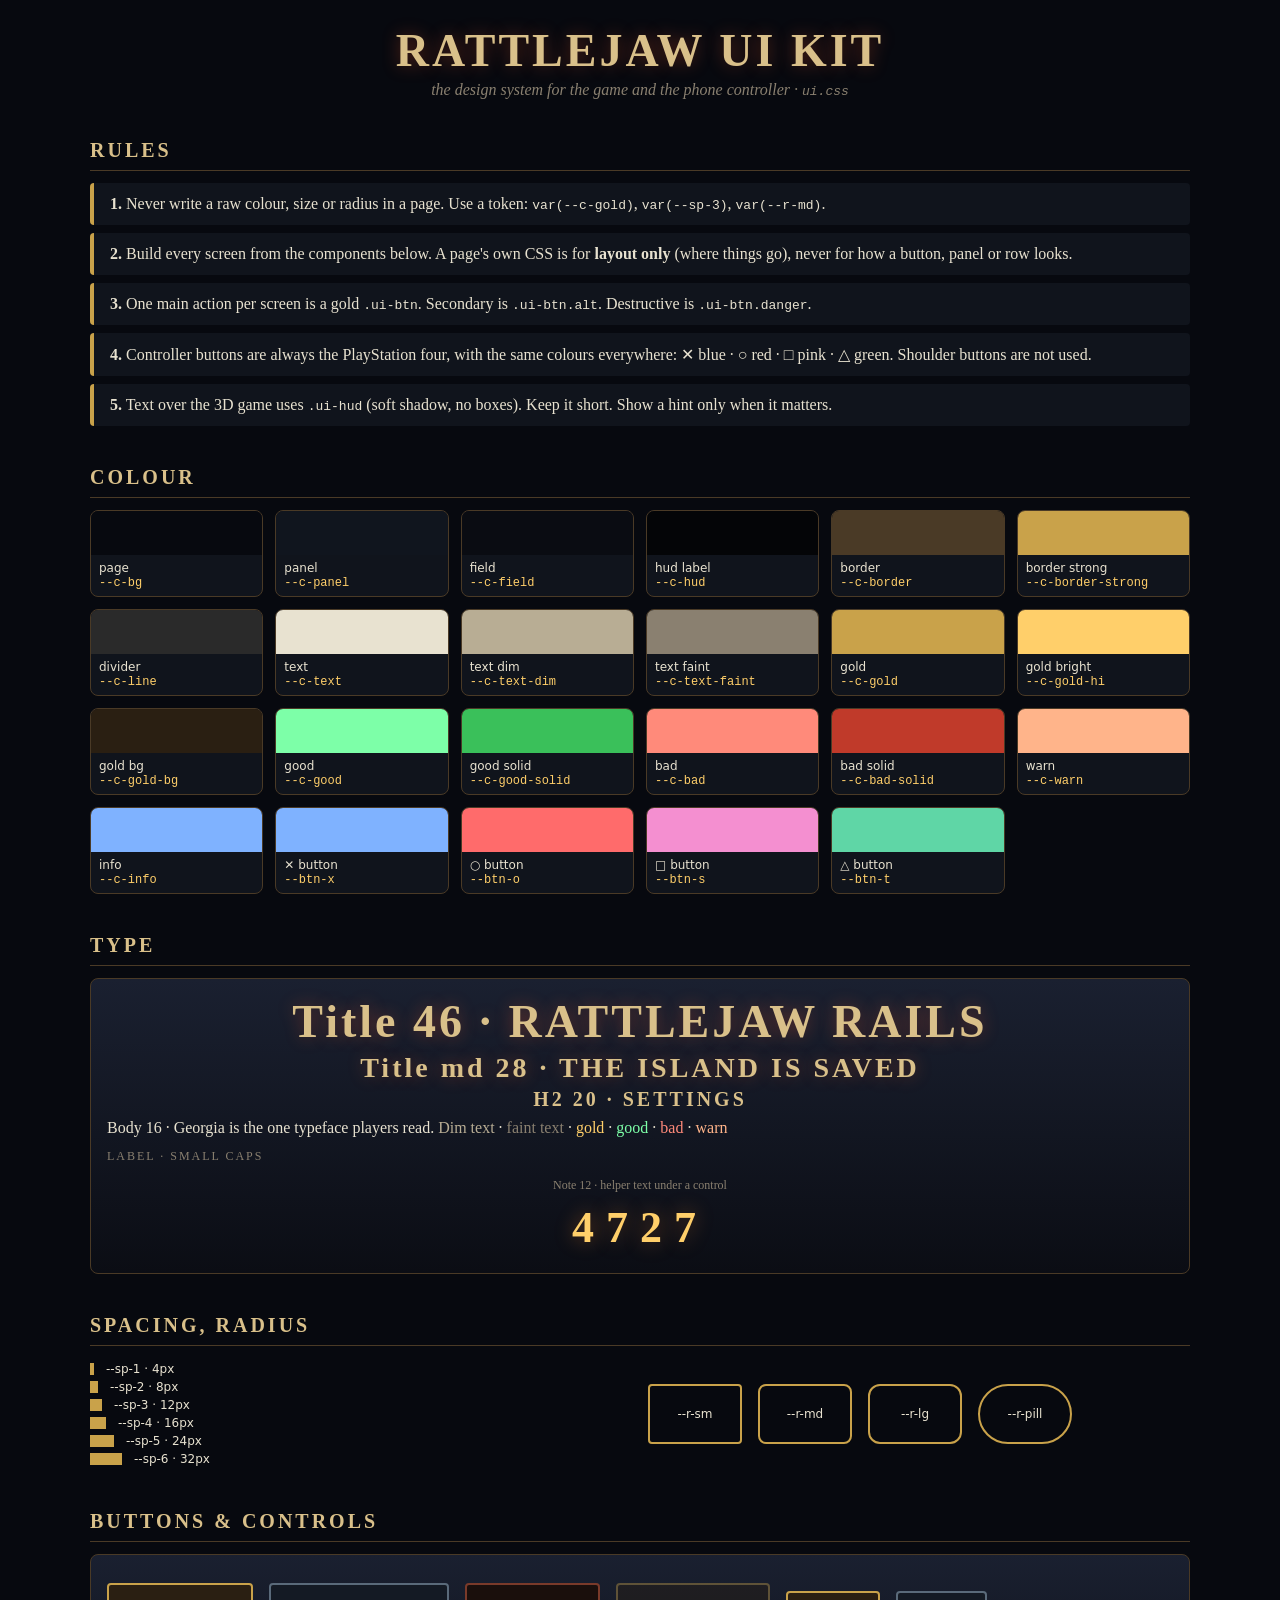
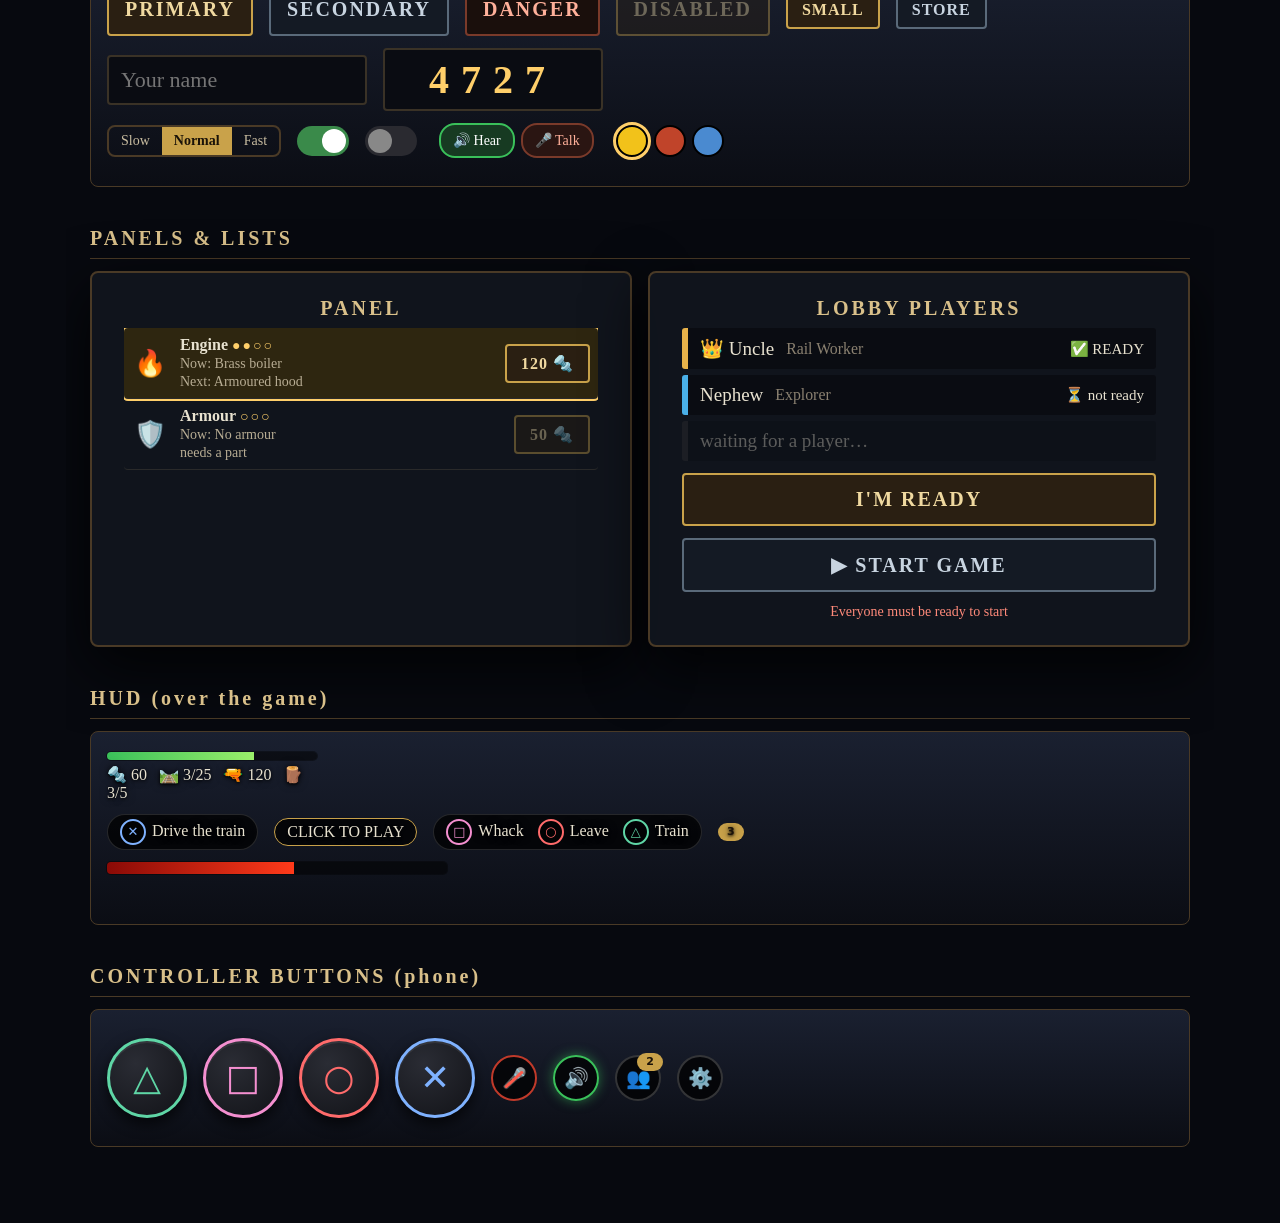
<file: ui-kit.html>
<!DOCTYPE html>
<html lang="en"><head><meta charset="utf-8"><meta name="viewport" content="width=device-width,initial-scale=1">
<title>Rattlejaw UI kit</title>
<link rel="stylesheet" href="ui.css">
<style>
 /* this page only: layout of the style guide itself */
 html,body{overflow:auto;height:auto}
 body{padding:var(--sp-5) var(--sp-5) 80px;max-width:1100px;margin:0 auto}
 h2.sec{font-size:var(--fs-lg);letter-spacing:3px;color:var(--c-gold-title);margin:40px 0 var(--sp-3);padding-bottom:var(--sp-2);border-bottom:1px solid var(--c-border)}
 .grid{display:grid;grid-template-columns:repeat(auto-fill,minmax(150px,1fr));gap:var(--sp-3)}
 .tok{border:1px solid var(--c-border);border-radius:var(--r-md);overflow:hidden;font:var(--fs-xs) var(--font-ui);background:var(--c-panel)} .tok i{display:block;height:44px} .tok div{padding:6px 8px} .tok code{color:var(--c-gold-hi)}
 .demo{display:flex;flex-wrap:wrap;gap:var(--sp-4);align-items:center;margin:var(--sp-3) 0}
 .stage{background:linear-gradient(#1a2030,#0b0d14);border:1px solid var(--c-border);border-radius:var(--r-md);padding:var(--sp-4);position:relative}
 .rule{background:var(--c-panel);border-left:4px solid var(--c-gold);padding:var(--sp-3) var(--sp-4);margin:var(--sp-2) 0;border-radius:var(--r-sm)}
 .two .ui-panel{width:auto} .two{display:grid;grid-template-columns:1fr 1fr;gap:var(--sp-4)} @media(max-width:760px){.two{grid-template-columns:1fr}}
 .sp{display:flex;align-items:center;gap:var(--sp-3);font:var(--fs-xs) var(--font-ui);margin:4px 0} .sp b{display:block;background:var(--c-gold);height:12px}
</style></head><body>
<h1 class="ui-title">RATTLEJAW UI KIT</h1>
<div class="ui-tag">the design system for the game and the phone controller · <code>ui.css</code></div>

<h2 class="sec">RULES</h2>
<div class="rule"><b>1.</b> Never write a raw colour, size or radius in a page. Use a token: <code>var(--c-gold)</code>, <code>var(--sp-3)</code>, <code>var(--r-md)</code>.</div>
<div class="rule"><b>2.</b> Build every screen from the components below. A page's own CSS is for <b>layout only</b> (where things go), never for how a button, panel or row looks.</div>
<div class="rule"><b>3.</b> One main action per screen is a gold <code>.ui-btn</code>. Secondary is <code>.ui-btn.alt</code>. Destructive is <code>.ui-btn.danger</code>.</div>
<div class="rule"><b>4.</b> Controller buttons are always the PlayStation four, with the same colours everywhere: ✕ blue · ○ red · □ pink · △ green. Shoulder buttons are not used.</div>
<div class="rule"><b>5.</b> Text over the 3D game uses <code>.ui-hud</code> (soft shadow, no boxes). Keep it short. Show a hint only when it matters.</div>

<h2 class="sec">COLOUR</h2>
<div class="grid" id="colors"></div>

<h2 class="sec">TYPE</h2>
<div class="stage">
  <div class="ui-title">Title 46 · RATTLEJAW RAILS</div>
  <div class="ui-title md">Title md 28 · THE ISLAND IS SAVED</div>
  <div class="ui-h2">H2 20 · SETTINGS</div>
  <div style="font-size:var(--fs-md)">Body 16 · Georgia is the one typeface players read. <span class="ui-dim">Dim text</span> · <span class="ui-faint">faint text</span> · <span class="ui-gold">gold</span> · <span class="ui-good">good</span> · <span class="ui-bad">bad</span> · <span class="ui-warn">warn</span></div>
  <div class="ui-label">Label · small caps</div>
  <div class="ui-note">Note 12 · helper text under a control</div>
  <div class="ui-code" style="font-size:44px">4727</div>
</div>

<h2 class="sec">SPACING, RADIUS</h2>
<div class="two"><div id="space"></div><div class="demo" id="radius"></div></div>

<h2 class="sec">BUTTONS &amp; CONTROLS</h2>
<div class="stage"><div class="demo">
  <button class="ui-btn">PRIMARY</button><button class="ui-btn alt">SECONDARY</button><button class="ui-btn danger">DANGER</button><button class="ui-btn" disabled>DISABLED</button>
  <button class="ui-btn sm">SMALL</button><button class="ui-btn alt sm">STORE</button>
</div>
<div class="demo"><input class="ui-input" style="max-width:260px" placeholder="Your name"><input class="ui-input code" style="max-width:220px" value="4727"></div>
<div class="demo">
  <div class="ui-seg"><b>Slow</b><b class="on">Normal</b><b>Fast</b></div>
  <div class="ui-toggle on"></div><div class="ui-toggle"></div>
  <span><span class="ui-chipbtn on">🔊 Hear</span><span class="ui-chipbtn">🎤 Talk</span></span>
  <span><span class="ui-swatch on" style="background:#f2c21a"></span><span class="ui-swatch" style="background:#c0442a"></span><span class="ui-swatch" style="background:#4a8ad0"></span></span>
</div></div>

<h2 class="sec">PANELS &amp; LISTS</h2>
<div class="two">
  <div class="ui-panel">
    <div class="ui-h2">PANEL</div>
    <div class="ui-list" style="max-height:none">
      <div class="ui-row sel"><div class="ic">🔥</div><div class="tx"><b>Engine</b> <span class="ui-pips">●●○○</span><br><small>Now: Brass boiler</small><br><small class="ui-good">Next: Armoured hood</small></div><div class="acts"><button class="ui-btn sm">120 🔩</button></div></div>
      <div class="ui-row"><div class="ic">🛡️</div><div class="tx"><b>Armour</b> <span class="ui-pips">○○○</span><br><small>Now: No armour</small><br><small class="ui-bad">needs a part</small></div><div class="acts"><button class="ui-btn sm" disabled>50 🔩</button></div></div>
    </div>
  </div>
  <div class="ui-panel">
    <div class="ui-h2">LOBBY PLAYERS</div>
    <div class="ui-plist" style="margin-top:0">
      <div class="ui-player" style="border-color:#e8b24a">👑 Uncle <small class="ui-faint">Rail Worker</small><span class="r">✅ READY</span></div>
      <div class="ui-player" style="border-color:#4ab0e8">Nephew <small class="ui-faint">Explorer</small><span class="r">⏳ not ready</span></div>
      <div class="ui-player empty" style="border-color:#333">waiting for a player…</div>
    </div>
    <button class="ui-btn block">I'M READY</button><button class="ui-btn alt block">▶ START GAME</button><div class="ui-err">Everyone must be ready to start</div>
  </div>
</div>

<h2 class="sec">HUD (over the game)</h2>
<div class="stage ui-hud" style="min-height:160px">
  <div style="width:210px"><div class="ui-bar good"><i style="width:70%"></i></div><div style="margin-top:5px">🔩 60 &nbsp; 🛤️ 3/25 &nbsp; 🔫 120 &nbsp; 🪵 3/5</div></div>
  <div class="demo" style="margin-top:var(--sp-3)">
    <span class="ui-pill"><span class="ui-glyph ui-x">✕</span>Drive the train</span>
    <span class="ui-pill gold">CLICK TO PLAY</span>
    <span class="ui-pill"><span class="ui-glyph ui-s">□</span>Whack <span class="ui-glyph ui-o" style="margin-left:10px">○</span>Leave <span class="ui-glyph ui-t" style="margin-left:10px">△</span>Train</span>
    <span class="ui-badge">3</span>
  </div>
  <div style="width:340px"><div class="ui-bar boss"><i style="width:55%"></i></div></div>
</div>

<h2 class="sec">CONTROLLER BUTTONS (phone)</h2>
<div class="stage"><div class="demo">
  <button class="ui-round big ui-t">△</button><button class="ui-round big ui-s">□</button><button class="ui-round big ui-o">○</button><button class="ui-round big ui-x">✕</button>
  <button class="ui-round off">🎤</button><button class="ui-round on">🔊</button><button class="ui-round">👥<i>2</i></button><button class="ui-round">⚙️</button>
</div></div>

<script>
const C=[['--c-bg','page'],['--c-panel','panel'],['--c-field','field'],['--c-hud','hud label'],['--c-border','border'],['--c-border-strong','border strong'],['--c-line','divider'],['--c-text','text'],['--c-text-dim','text dim'],['--c-text-faint','text faint'],['--c-gold','gold'],['--c-gold-hi','gold bright'],['--c-gold-bg','gold bg'],['--c-good','good'],['--c-good-solid','good solid'],['--c-bad','bad'],['--c-bad-solid','bad solid'],['--c-warn','warn'],['--c-info','info'],['--btn-x','✕ button'],['--btn-o','○ button'],['--btn-s','□ button'],['--btn-t','△ button']];
document.getElementById('colors').innerHTML=C.map(([v,n])=>`<div class="tok"><i style="background:var(${v})"></i><div>${n}<br><code>${v}</code></div></div>`).join('');
document.getElementById('space').innerHTML=[1,2,3,4,5,6].map(i=>`<div class="sp"><b style="width:var(--sp-${i})"></b>--sp-${i} · ${[4,8,12,16,24,32][i-1]}px</div>`).join('');
document.getElementById('radius').innerHTML=[['sm',4],['md',8],['lg',12],['pill',999]].map(([n,v])=>`<div style="width:90px;height:56px;border:2px solid var(--c-border-strong);border-radius:var(--r-${n});display:flex;align-items:center;justify-content:center;font:12px var(--font-ui)">--r-${n}</div>`).join('');
</script>
</body></html>
</file>
<file: ui.css>
/* =====================================================================================
   RATTLEJAW UI DESIGN SYSTEM  ·  ui.css
   One stylesheet for every screen of the game and the phone controller.
   See ui-kit.html for a live page showing every token and component.

   RULES
   1. Never write a raw colour, size or radius in a page. Use a token (var(--…)).
   2. Build screens from the components below (.ui-…). A page's own CSS is for LAYOUT only
      (where things go), never for how a button, panel or row looks.
   3. One main action per screen = .ui-btn (gold). Secondary = .ui-btn.alt. Destructive = .ui-btn.danger.
   4. Buttons on controllers are always the PlayStation four: ✕ blue · ○ red · □ pink · △ green.
   ===================================================================================== */

/* ---------- 1. TOKENS ---------- */
:root {
  /* typeface */
  --font: Georgia, 'Times New Roman', serif;          /* everything the player reads */
  --font-ui: system-ui, -apple-system, 'Segoe UI', sans-serif;   /* only button glyphs and tiny key labels */
  /* type scale */
  --fs-xs: 12px; --fs-sm: 14px; --fs-md: 16px; --fs-lg: 20px; --fs-xl: 28px; --fs-hero: 46px;
  /* surfaces */
  --c-bg: #07090f;            /* page background */
  --c-panel: #11151ee8;       /* panels and cards */
  --c-panel-solid: #0d1018ee; /* in-game panels that sit over the 3D view */
  --c-field: #0a0c12;         /* inputs and recessed areas */
  --c-hud: #000b;             /* small floating labels over the game */
  --c-scrim: #000c;           /* dim layer behind dialogs */
  /* lines */
  --c-line: #2a2a2a;          /* dividers between rows */
  --c-border: #4a3a26;        /* normal borders */
  --c-border-strong: #c9a24a; /* focused / primary borders */
  /* text */
  --c-text: #e8e2d0; --c-text-strong: #f4ecd8; --c-text-dim: #b8ad94; --c-text-faint: #8a8070;
  /* brand (gold) */
  --c-gold: #c9a24a; --c-gold-hi: #ffcf6a; --c-gold-text: #f0d9a0; --c-gold-bg: #2a1f12; --c-gold-bg-hi: #3a2a16; --c-gold-title: #d9c08a;
  /* meaning */
  --c-good: #7dffa8; --c-good-solid: #3ac05a; --c-good-bg: #173a22;
  --c-bad: #ff8a7a;  --c-bad-solid: #c03a2a;  --c-bad-bg: #2a1512;
  --c-warn: #ffb48a; --c-info: #7fb2ff;
  --c-slate: #5a6a7a; --c-slate-bg: #141a24; --c-slate-text: #c8d4e0;
  /* controller buttons (same everywhere) */
  --btn-x: #7fb2ff; --btn-o: #ff6b6b; --btn-s: #f48fd0; --btn-t: #5fd6a6;
  /* shape + space */
  --r-sm: 4px; --r-md: 8px; --r-lg: 12px; --r-pill: 999px;
  --sp-1: 4px; --sp-2: 8px; --sp-3: 12px; --sp-4: 16px; --sp-5: 24px; --sp-6: 32px;
  --shadow-panel: 0 20px 60px #000c; --shadow-hud: 0 1px 3px #000, 0 0 8px #000a;
  --glow-gold: 0 0 18px #ff5a2a55;
}

/* ---------- 2. BASE ---------- */
html, body { margin: 0; height: 100%; overflow: hidden; background: var(--c-bg); color: var(--c-text); font-family: var(--font); }
canvas { display: block; }
button { font-family: inherit; }

/* ---------- 3. SURFACES ---------- */
.ui-screen { position: absolute; inset: 0; display: none; align-items: center; justify-content: center; background: radial-gradient(ellipse at 50% 40%, #1b2233cc, #05070bf2 75%); }
.ui-scrim  { position: absolute; inset: 0; display: none; align-items: center; justify-content: center; background: var(--c-scrim); }
.ui-panel  { width: min(560px, 92cqw); box-sizing: border-box; background: var(--c-panel); border: 2px solid var(--c-border); border-radius: var(--r-md); padding: var(--sp-5) var(--sp-6); box-shadow: var(--shadow-panel); }
.ui-panel.hud { background: var(--c-panel-solid); border-color: var(--c-border-strong); padding: var(--sp-3) var(--sp-4); pointer-events: auto; }
.ui-panel.tight { padding: var(--sp-4) var(--sp-5); }

/* ---------- 4. TYPE ---------- */
.ui-title { margin: 0 0 var(--sp-1); font-size: var(--fs-hero); letter-spacing: 3px; color: var(--c-gold-title); text-shadow: var(--glow-gold); text-align: center; font-weight: bold; }
.ui-title.md { font-size: var(--fs-xl); letter-spacing: 3px; }
.ui-h2 { margin: 0 0 var(--sp-2); font-size: var(--fs-lg); letter-spacing: 3px; color: var(--c-gold-title); text-align: center; font-weight: bold; }
.ui-tag { text-align: center; color: var(--c-text-faint); margin: 0 0 var(--sp-5); font-style: italic; }
.ui-label { display: block; font-size: var(--fs-xs); letter-spacing: 2px; color: var(--c-text-faint); margin: var(--sp-3) 0 var(--sp-2); text-transform: uppercase; }
.ui-note { font-size: var(--fs-xs); color: var(--c-text-faint); text-align: center; margin-top: var(--sp-3); line-height: 1.5; }
.ui-err  { color: var(--c-bad); min-height: 1.2em; margin-top: var(--sp-3); text-align: center; font-size: var(--fs-sm); }
.ui-code { font-size: 64px; font-weight: bold; letter-spacing: 12px; text-align: center; color: var(--c-gold-hi); margin: var(--sp-2) 0 var(--sp-1); text-shadow: 0 0 20px #ff8a2a66; }
.ui-dim { color: var(--c-text-dim); } .ui-faint { color: var(--c-text-faint); } .ui-gold { color: var(--c-gold-hi); } .ui-good { color: var(--c-good); } .ui-bad { color: var(--c-bad); } .ui-warn { color: var(--c-warn); }

/* ---------- 5. CONTROLS ---------- */
.ui-input { width: 100%; box-sizing: border-box; font: 22px var(--font); color: var(--c-text-strong); background: var(--c-field); border: 2px solid #3a3226; border-radius: var(--r-sm); padding: 10px var(--sp-3); outline: none; user-select: text; -webkit-user-select: text; }
.ui-input:focus { border-color: var(--c-border-strong); }
.ui-input.code { font-size: 40px; font-weight: bold; letter-spacing: 12px; text-align: center; color: var(--c-gold-hi); padding: 6px; }
.ui-btn { font: bold var(--fs-lg) var(--font); letter-spacing: 2px; cursor: pointer; border-radius: var(--r-sm); padding: 13px var(--sp-4); border: 2px solid var(--c-border-strong); background: var(--c-gold-bg); color: var(--c-gold-text); touch-action: manipulation; }
.ui-btn:hover { background: var(--c-gold-bg-hi); }
.ui-btn.alt { border-color: var(--c-slate); background: var(--c-slate-bg); color: var(--c-slate-text); }
.ui-btn.alt:hover { background: #1c2430; }
.ui-btn.danger { border-color: #7a3a2a; background: #1a0f0c; color: #ffb09a; }
.ui-btn.block { display: block; width: 100%; margin-top: var(--sp-3); }
.ui-btn.sm { font-size: var(--fs-md); padding: 8px 14px; white-space: nowrap; letter-spacing: 1px; }
.ui-btn:disabled { opacity: .4; cursor: default; }
.ui-btn.on { background: var(--c-gold-bg-hi); }
/* segmented choice  (Slow | Normal | Fast) */
.ui-seg { display: flex; border: 2px solid var(--c-border); border-radius: var(--r-md); overflow: hidden; }
.ui-seg > b { padding: 6px var(--sp-3); font-weight: normal; font-size: var(--fs-sm); color: #c8bca0; cursor: pointer; }
.ui-seg > b.on { background: var(--c-gold); color: #1a1208; font-weight: bold; }
/* on / off switch */
.ui-toggle { width: 52px; height: 30px; border-radius: 15px; background: #2a2a30; position: relative; flex: none; cursor: pointer; }
.ui-toggle::after { content: ''; position: absolute; left: 3px; top: 3px; width: 24px; height: 24px; border-radius: 50%; background: #888; transition: .2s; }
.ui-toggle.on { background: #3a8a4a; } .ui-toggle.on::after { left: 25px; background: #fff; }
/* small on/off pill  (🔊 Hear · 🎤 Talk) */
.ui-chipbtn { display: inline-block; padding: 7px var(--sp-3); border-radius: 16px; border: 2px solid; font-size: var(--fs-sm); margin-left: 6px; cursor: pointer; user-select: none; }
.ui-chipbtn.on  { border-color: var(--c-good-solid); color: #fff; background: var(--c-good-bg); }
.ui-chipbtn:not(.on) { border-color: #7a3a2a; color: #ffb09a; background: var(--c-bad-bg); }
/* colour swatch */
.ui-swatch { display: inline-block; width: 28px; height: 28px; border-radius: 50%; margin-left: 6px; cursor: pointer; border: 2px solid #000; vertical-align: middle; }
.ui-swatch.on { outline: 3px solid var(--c-gold-hi); }

/* ---------- 6. LISTS (menus, shop, settings, voice) ---------- */
.ui-list { max-height: 62cqh; overflow: auto; }
.ui-row { display: flex; align-items: center; justify-content: space-between; gap: var(--sp-3); padding: var(--sp-2) var(--sp-2); border-bottom: 1px solid var(--c-line); border-radius: var(--r-sm); font-size: var(--fs-md); }
.ui-row.sel { background: #2e2610; outline: 2px solid var(--c-gold-hi); }
.ui-row .ic { font-size: 26px; width: 36px; text-align: center; flex: none; }
.ui-row .tx { flex: 1; min-width: 0; }
.ui-row .tx small { color: var(--c-text-dim); font-size: var(--fs-sm); }
.ui-row .acts { display: flex; align-items: center; gap: 6px; flex: none; }
.ui-pips { color: var(--c-gold-hi); letter-spacing: 2px; font-size: var(--fs-sm); }
/* player line in the lobby */
.ui-plist { margin-top: var(--sp-4); }
.ui-player { display: flex; align-items: center; gap: var(--sp-3); padding: 9px var(--sp-3); margin-bottom: 6px; background: var(--c-field); border-left: 6px solid; border-radius: 3px; font-size: 19px; }
.ui-player .r { margin-left: auto; font-size: 15px; } .ui-player.empty { opacity: .35; }
.ui-hrow { display: flex; gap: var(--sp-3); } .ui-hrow > * { flex: 1; }

/* ---------- 7. HUD (text and meters floating over the game) ---------- */
.ui-hud { text-shadow: var(--shadow-hud); }
.ui-bar { height: 8px; background: #0008; border-radius: var(--r-sm); margin-top: var(--sp-1); overflow: hidden; box-shadow: 0 0 0 1px #0006; }
.ui-bar > i { display: block; height: 100%; background: linear-gradient(90deg, var(--c-gold), #ff6a2a); }
.ui-bar.good > i { background: linear-gradient(90deg, var(--c-good-solid), #9aef6a); }
.ui-bar.boss { height: 12px; } .ui-bar.boss > i { background: linear-gradient(90deg, #8a0a06, #ff3a1a); }
.ui-pill { display: inline-block; background: var(--c-hud); border: 1px solid #ffffff22; border-radius: 18px; padding: 4px 12px; font-size: var(--fs-md); white-space: nowrap; }
.ui-pill.gold { border-color: var(--c-border-strong); }
.ui-badge { display: inline-block; min-width: 18px; height: 18px; border-radius: 9px; background: var(--c-gold); color: #1a1208; font: bold 11px/18px var(--font-ui); text-align: center; padding: 0 4px; }

/* ---------- 8. CONTROLLER BUTTONS (✕ ○ □ △) ---------- */
.ui-x { --c: var(--btn-x); } .ui-o { --c: var(--btn-o); } .ui-s { --c: var(--btn-s); } .ui-t { --c: var(--btn-t); }
/* the little glyph used inside hints ("✕ Drive the train") */
.ui-glyph { display: inline-flex; align-items: center; justify-content: center; width: 22px; height: 22px; border-radius: 50%; border: 2px solid var(--c); color: var(--c); font: bold 13px var(--font-ui); margin-right: 6px; vertical-align: middle; background: #0008; text-shadow: none; }
.ui-key { font: bold 11px var(--font-ui); color: #cfc6b0; margin: 0 6px 0 -3px; vertical-align: middle; opacity: .8; }
/* round touch buttons (phone): .ui-round = small utility circle, .ui-round.big = ✕ ○ □ △ */
.ui-round { width: 46px; height: 46px; border-radius: 50%; background: var(--c-hud); border: 2px solid #ffffff30; font-size: 20px; color: var(--c-text); padding: 0; position: relative; touch-action: manipulation; cursor: pointer; }
.ui-round.on { border-color: var(--c-good-solid); box-shadow: 0 0 12px #3ac05a88; }
.ui-round.off { border-color: var(--c-bad-solid); }
.ui-round.off::after { content: ''; position: absolute; left: 9px; right: 9px; top: 50%; height: 3px; background: #ff5a4a; transform: rotate(-42deg); border-radius: 2px; }
.ui-round.talk { animation: ui-pulse .8s infinite; }
.ui-round > i { position: absolute; right: -4px; top: -4px; min-width: 18px; height: 18px; border-radius: 9px; background: var(--c-gold); color: #1a1208; font: bold 11px/18px var(--font-ui); font-style: normal; padding: 0 4px; text-align: center; }
.ui-round > i:empty { display: none; }
.ui-round.big { width: 80px; height: 80px; border: 3px solid var(--c); color: var(--c); font: 36px var(--font-ui); background: radial-gradient(circle at 35% 30%, #2a2c34, #121318); box-shadow: 0 6px 14px #000a, inset 0 2px 0 #ffffff14; display: flex; align-items: center; justify-content: center; }
.ui-round.big.pressed { transform: scale(.92); filter: brightness(1.6); }
.ui-round.big.dim { opacity: .35; }

/* ---------- 9. MOTION ---------- */
@keyframes ui-blink { 50% { opacity: .5; } }
@keyframes ui-pulse { 50% { box-shadow: 0 0 18px 4px #7dffa8aa; } }
@keyframes ui-fadeout { 0% { opacity: 0; } 6% { opacity: 1; } 80% { opacity: 1; } 100% { opacity: 0; } }
.ui-blink { animation: ui-blink 1s infinite; }

/* ---------- 10. FRONT-END SCREENS (title, join, lobby) ---------- */
/* game logo: big two-line word mark with a railway-track ornament */
.ui-logo { text-align: left; line-height: .92; font-weight: bold; color: var(--c-text-strong); text-shadow: 0 3px 0 #000, 0 0 26px #ff5a2a66; }
.ui-logo .l1 { font-size: 60px; letter-spacing: 5px; }
.ui-logo .l2 { font-size: 46px; letter-spacing: 14px; color: var(--c-gold-hi); display: flex; align-items: center; gap: var(--sp-3); }
.ui-logo .l2::after { content: ''; flex: 1; height: 12px; border-top: 3px solid var(--c-gold); border-bottom: 3px solid var(--c-gold); background: repeating-linear-gradient(90deg, var(--c-gold) 0 4px, transparent 4px 16px); opacity: .75; }
.ui-logo .l3 { font-size: var(--fs-sm); font-weight: normal; letter-spacing: 3px; color: var(--c-text-faint); margin-top: var(--sp-3); font-style: italic; text-shadow: none; }
.ui-logo.sm .l1 { font-size: 26px; letter-spacing: 3px; } .ui-logo.sm .l2 { font-size: 20px; letter-spacing: 8px; } .ui-logo.sm .l2::after { height: 7px; border-width: 2px; } .ui-logo.sm .l3 { display: none; }
/* big text menu (title screen) */
.ui-menu { display: flex; flex-direction: column; gap: var(--sp-2); margin-top: var(--sp-5); }
.ui-menu-item { all: unset; box-sizing: border-box; cursor: pointer; padding: 12px var(--sp-4); border-left: 4px solid transparent; font: bold 30px var(--font); letter-spacing: 4px; color: var(--c-text); text-shadow: var(--shadow-hud); }
.ui-menu-item small { display: block; font: normal var(--fs-sm) var(--font); letter-spacing: 1px; color: var(--c-text-faint); margin-top: 2px; text-shadow: none; }
.ui-menu-item.sel, .ui-menu-item:hover { color: var(--c-gold-hi); border-left-color: var(--c-gold-hi); background: linear-gradient(90deg, #ffcf6a26, transparent); }
.ui-menu-item:disabled { opacity: .4; cursor: default; }
/* lobby card (side panels over the 3D scene) */
.ui-card { box-sizing: border-box; background: var(--c-panel); border: 2px solid var(--c-border); border-radius: var(--r-md); padding: var(--sp-4); box-shadow: var(--shadow-panel); }
.ui-card .ui-label:first-child { margin-top: 0; }
.ui-card-title { margin: 2px 0 var(--sp-1); font-size: var(--fs-xl); letter-spacing: 3px; color: var(--c-gold-title); line-height: 1.05; }
.ui-card.flash { animation: ui-flash .8s 2; }
@keyframes ui-flash { 50% { border-color: var(--c-gold-hi); box-shadow: 0 0 30px #ffcf6a88; } }
.ui-btn.big { font-size: 26px; padding: 16px var(--sp-4); letter-spacing: 4px; }
.ui-btn.go { background: #e8c53a; border-color: #ffe27a; color: #1a1208; }   /* THE one big "play" button */
.ui-btn.go:hover { background: #f5d44a; } .ui-btn.go:disabled { background: #6a5d2a; border-color: #8a7a3a; color: #2a2210; }
/* name + ready state above a character */
.ui-nameplate { position: absolute; transform: translate(-50%, -100%); text-align: center; pointer-events: none; text-shadow: var(--shadow-hud); white-space: nowrap; }
.ui-nameplate .n { font-size: var(--fs-lg); font-weight: bold; } .ui-nameplate .s { font-size: var(--fs-sm); color: var(--c-text-dim); } .ui-nameplate .s.ready { color: var(--c-good); font-weight: bold; }
/* empty slot "+" invite */
.ui-plus { position: absolute; transform: translate(-50%, -50%); width: 52px; height: 52px; border-radius: 50%; background: var(--c-hud); border: 3px solid #ffffff66; color: #fff; font: 32px/1 var(--font-ui); cursor: pointer; padding: 0; box-shadow: 0 4px 14px #000a; }
.ui-plus:hover { border-color: var(--c-gold-hi); color: var(--c-gold-hi); } .ui-plus + span { position: absolute; transform: translate(-50%, 0); font-size: var(--fs-sm); color: var(--c-text-dim); text-shadow: var(--shadow-hud); }
/* bottom bar of button hints */
.ui-hintbar { position: absolute; left: 50%; bottom: 18px; transform: translateX(-50%); display: flex; gap: var(--sp-5); background: var(--c-hud); border-radius: var(--r-pill); padding: 8px var(--sp-5); font-size: var(--fs-md); white-space: nowrap; text-shadow: none; }
/* checkbox drawn as a switch */
.ui-check { -webkit-appearance: none; appearance: none; width: 52px; height: 30px; border-radius: 15px; background: #2a2a30; position: relative; cursor: pointer; flex: none; margin: 0; border: 0; }
.ui-check::after { content: ''; position: absolute; left: 3px; top: 3px; width: 24px; height: 24px; border-radius: 50%; background: #888; transition: .2s; }
.ui-check:checked { background: #3a8a4a; } .ui-check:checked::after { left: 25px; background: #fff; }
</file>
